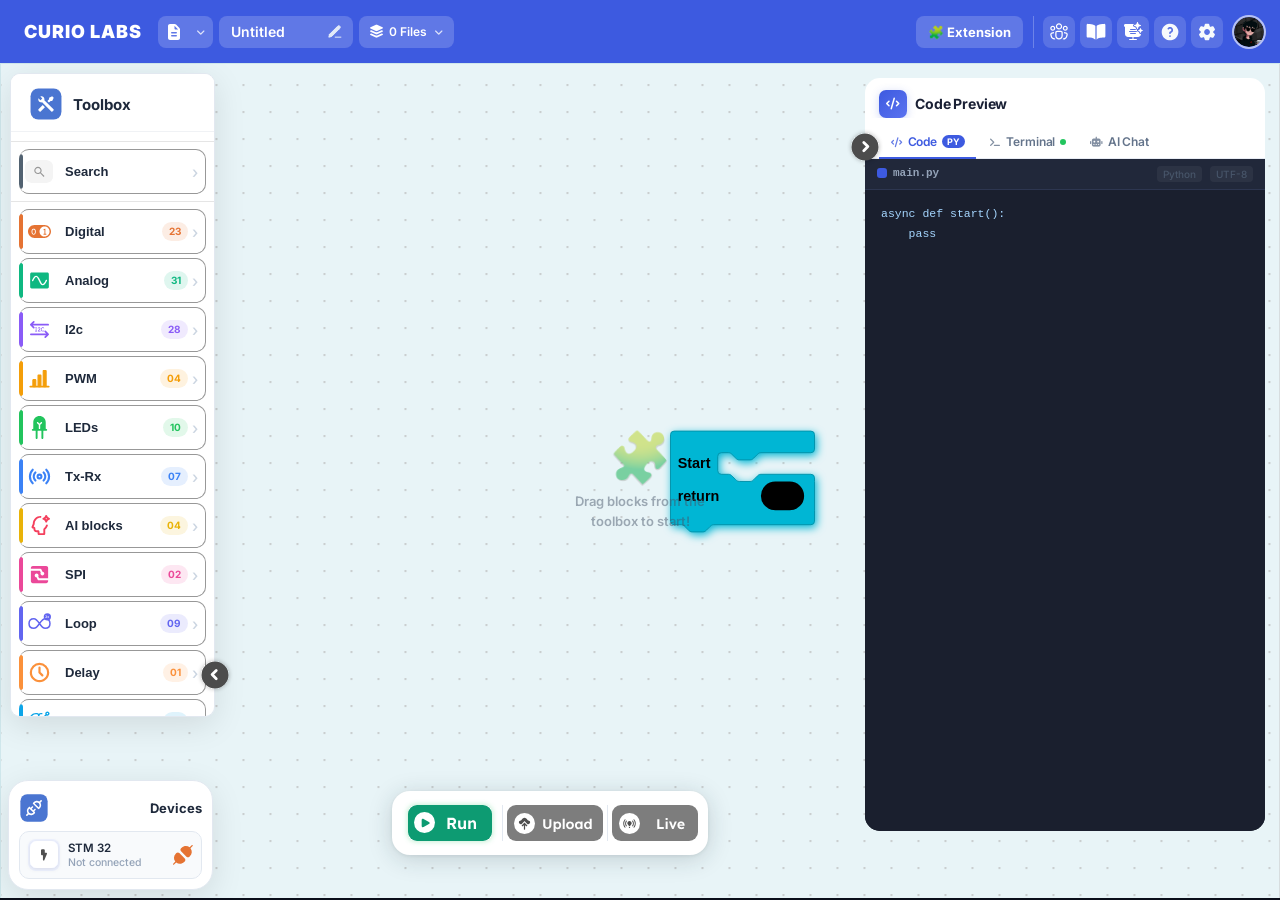
<file: index.html>
<!doctype html>
<html lang="en">

<head>
  <meta charset="utf-8" />
  <meta name="viewport" content="width=device-width, initial-scale=1, maximum-scale=1, viewport-fit=cover" />
  <!-- EARLY height fix for Expo Android WebView.
       window.ReactNativeWebView is injected by the native layer before any page
       JS runs, so this script detects Expo reliably.
       Setting CSS custom properties here means the layout is correct on the
       very first paint — no flash of wrong sizing. -->
  <script>    (function () {
      if (!window.ReactNativeWebView) return;
      var r = document.documentElement;
      // Android WebView does not reliably re-run @media query matching
      // (esp. after the WebView is resized post-first-paint, or on
      // rotation), so every responsive breakpoint in main.css that needs
      // to be trustworthy inside Expo is mirrored here as a JS-computed
      // class instead. window.innerWidth/innerHeight are always accurate,
      // so class toggling is used as the source of truth in place of
      // @media for these rules — see "Fallback for Expo WebView" in
      // main.css for the matching CSS half of each breakpoint below.
      var BREAKPOINTS = [
        ['expo-wv-phone', function (w) { return w <= 640; }],
        ['expo-wv-tablet-sm', function (w) { return w >= 641 && w <= 900; }],
        ['expo-wv-tablet-lg', function (w) { return w >= 901 && w <= 1300; }],
        ['expo-wv-desktop-lg', function (w) { return w >= 1400; }],
        // Phone-only variant: the mobile toolbox/devices-panel/modal CSS
        // fixes key off this class instead of plain .expo-wv, so a tablet
        // running inside the same app keeps the normal (>600px) layout.
        ['expo-wv-mobile', function (w) { return w <= 1000; }],
      ];
      function applyExpoSizing() {
        var h = window.innerHeight, w = window.innerWidth;
        if (h <= 0 || w <= 0) return;
        r.style.setProperty('--expo-h', h + 'px');
        r.style.setProperty('--expo-w', w + 'px');
        r.style.setProperty('--expo-content-h', (h - 63) + 'px');
        r.classList.add('expo-wv');
        for (var i = 0; i < BREAKPOINTS.length; i++) {
          r.classList.toggle(BREAKPOINTS[i][0], BREAKPOINTS[i][1](w));
        }
      }
      applyExpoSizing();
      window.addEventListener('resize', applyExpoSizing);
    })();
  </script>
  <title>rndmfg — Blockly (Python generator)</title>

  <!-- Inter font — preconnect speeds up the DNS lookup -->
  <link rel="preconnect" href="https://fonts.googleapis.com" crossorigin>
  <link rel="stylesheet" href="https://fonts.googleapis.com/css2?family=Inter:wght@400;500;600;700&display=swap"
    media="print" onload="this.media='all'">

  <!-- Font Awesome — loaded non-blocking so it never delays first paint -->
  <link rel="stylesheet" href="offline_libs/font-awesome/css/brands.min.css" media="print" onload="this.media='all'" />
  <link rel="stylesheet" href="offline_libs/font-awesome/css/all.min.css" media="print" onload="this.media='all'" />
  <noscript>
    <link rel="stylesheet" href="offline_libs/font-awesome/css/brands.min.css" />
    <link rel="stylesheet" href="offline_libs/font-awesome/css/all.min.css" />
  </noscript>

  <script src="offline_libs/mqtt.min.js" defer></script>

  <!-- Three.js for 3D Model Viewer Block Popup (served locally) -->
  <script src="offline_libs/three/three.min.js" defer></script>
  <script src="offline_libs/three/GLTFLoader.js" defer></script>
  <script src="offline_libs/three/DRACOLoader.js" defer></script>


  <!-- ═══════════════════════════════════════════════════════════
       Blockly v12.5.1 — loaded locally from offline_libs/blockly/
       Order is critical: core → blocks → generator → messages
       ═══════════════════════════════════════════════════════════ -->
  <script src="offline_libs/blockly/blockly_compressed.js" defer></script>
  <script src="offline_libs/blockly/blocks_compressed.js" defer></script>
  <script src="offline_libs/blockly/python_compressed.js" defer></script>
  <script src="offline_libs/blockly/msg/en.js" defer></script>
  <!-- Blockly.Python alias is set at top of js/main/terminal-state.js after deferred scripts load -->


  <link rel="stylesheet" href="css/main.css?v=7" />
</head>

<body>
  <!-- Water Splash Effect Canvas -->
  <canvas id="waterSplashCanvas"></canvas>
  <div class="app">
    <div class="topbar">

      <!-- LEFT -->
      <div class="topbar-left">

        <!-- 1. CURIO LABS logo → clicks open save/load dropdown -->
        <div class="topbar-logo-wrap">
          <div class="topbar-logo" id="logoBtn">CURIO LABS</div>
          <div class="logo-save-dropdown" id="logoSaveDropdown">
            <div class="dd-label">Program</div>
            <button id="logoNewProject"><i class="fa-solid fa-file-circle-plus"></i> New Project</button>
            <hr>
            <button id="logoSaveProgram"><i class="fa-solid fa-floppy-disk"></i> Save Program</button>
            <button id="logoDownloadXml"><i class="fa-solid fa-download"></i> Download to Computer</button>
            <hr>
            <button id="logoUploadXml"><i class="fa-solid fa-upload"></i> Load from Computer</button>
          </div>
        </div>

        <!-- 2. FILE OPS PILL — new / save / load (right of name input) -->
        <div style="position:relative">
          <button id="fileOpsPillBtn" class="file-ops-pill" title="File Options">
            <img src="./icons/files.svg" alt="Newfiles">
            <i class="fa-solid fa-angle-down" style="font-size:10px;opacity:0.8"></i>
          </button>
          <div id="fileOpsPillDropdown" class="file-ops-dropdown">
            <div class="dd-label">Files</div>
            <hr>
            <button id="menuNewProject" class="file-icons"><img src="./icons/new_file.svg" alt="new_file"></img><span>
                <p class="file-text-main">Create
                  New</P>
                <p class="file-text-sub">Start a new Blocky project</p>
              </span></button>

            <button id="menuDownloadXml" class="file-icons"><img src="./icons/export_file.svg" alt="download">
              <span>
                <p class="file-text-main">Export</P>
                <p class="file-text-sub">Save your Blocky project file</p>
              </span></button>
            <button id="menuUploadXml" class="file-icons"><img src="./icons/import.svg" alt="upload"><span>
                <p class="file-text-main">Import</P>
                <p class="file-text-sub">Upload a saved Blocky project</p>
              </span>
            </button>
          </div>
          <!-- Old fileMenuDropdown alias (kept for any existing refs) -->
          <div id="fileMenuDropdown" class="file-menu-dropdown hidden" style="display:none!important"></div>
        </div>

        <!-- 3. PROJECT NAME PILL — name input + edit icon -->
        <div class="topbar-name-pill">
          <input type="text" id="projectNameInput" value="Untitled" title="Project Name" placeholder="Project Name">
          <img src="./icons/pencil.svg" alt="pencil">
        </div>

        <!-- 4. FILE PILL — opens project switcher dropdown -->
        <div class="file-menu-container" style="position:relative">
          <button id="fileMenuBtn" class="topbar-file-pill" title="Switch Project">
            <i class="fa-solid fa-layer-group" style="font-size:13px"></i>
            <span id="projPillLabel"
              style="font-size:12px;font-weight:600;max-width:70px;overflow:hidden;text-overflow:ellipsis;white-space:nowrap">Projects</span>
            <i class="fa-solid fa-angle-down" style="font-size:10px;opacity:0.8"></i>
          </button>

          <!-- Project switcher dropdown -->
          <div id="projSwitcherDropdown" class="proj-switcher">
            <div class="proj-switcher-header">
              <span id="projCountLabel">Files</span>
              <button class="proj-new-btn" id="projNewFileBtn">
                <i class="fa-solid fa-plus"></i> New File
              </button>
            </div>
            <hr>
            <div class="proj-switcher-list" id="projSwitcherList">
              <!-- tabs injected by JS -->
            </div>
          </div>
        </div>

        <!-- Project tabs (hidden in UI, kept functional for data) -->
        <div class="project-tabs-wrapper" id="projectTabsWrapper" style="display:none;position:absolute;left:-9999px">
          <div class="project-tabs-toggle" id="projectTabsToggle" onclick="toggleProjectDropdown()">
            <i class="fa-solid fa-layer-group"></i>
            <span id="projectTabsCount">Projects</span>
            <span class="ptab-arrow">▼</span>
          </div>
          <div class="project-tabs" id="projectTabs"></div>
        </div>

      </div><!-- /topbar-left -->

      <!-- RIGHT -->
      <div class="topbar-right">

        <!-- Effect selector (hidden, kept functional) -->
        <div class="fx-selector" style="display:none">
          <span class="fx-icon" id="fxIcon">💧</span>
          <select id="fxSelect" title="Block snap effect">
            <option value="water">Water Splash</option>
            <option value="fire">Fire Explosion</option>
            <option value="stars">Star Sparkle</option>
            <option value="bubbles">Bubble Pop</option>
            <option value="electric">Electric Shock</option>
            <option value="hearts">Love Hearts</option>
            <option value="rainbow">Rainbow Burst</option>
            <option value="fairy">Fairy Dust</option>
          </select>
        </div>

        <!-- Utility icon-buttons -->
        <div class="topbar-util-btns">
          <!-- Bluetooth pill (temporary in topbar) -->
          <!-- <button class="topbar-bt-pill" id="topbarBtBtn" onclick="openBT()" title="Bluetooth">
            <i class="fa-brands fa-bluetooth-b"></i>
            <span id="bt-text-topbar">Bluetooth</span>
          </button> -->
          <!-- Extension pill (tempoary in topbar) -->
          <button class="topbar-ai-train-pill" id="topbarBoardBtn" onclick="openBoardScreen()" title="Extension">
            🧩 Extension
          </button>
          <!-- <button class="btn-circle back" id="btnConnect" title="Connect Board"><i
              class="fa-solid fa-plug"></i></button>
          <button class="btn-circle back" id="btnBluetooth" title="Bluetooth Boot"><i
              class="fa-brands fa-bluetooth-b"></i></button> -->
          <!-- btnLiveMode kept hidden for JS compatibility, triggered via bottom bar -->
          <button class="btn-circle live-mode-btn" id="btnLiveMode" title="Live Mode OFF" aria-label="Toggle Live Mode"
            style="display:none;">&#x26A1;</button>
        </div>

        <!-- Nav buttons -->
        <button class="nav-btn" title="Community" onclick="window.location.href='community.html'"><img
            src="./icons/community.svg" alt="Community" />Community</button>
        <button class="nav-btn" title="User Guide"><img src="./icons/user_guide.svg" alt="User Guide" />User
          Guide</button>
        <button class="nav-btn" title="Example Programs"><img src="./icons/Example_program.svg"
            alt="Example Programs" />Example Programs</button>
        <button class="nav-btn" title="Help"><img src="./icons/help.svg" alt="Help" /> Help</button>
        <button class="nav-btn" id="setting" title="Settings"><img src="./icons/setting.svg" alt="Settings">
          Settings</button>

        <!-- Avatar -->
        <div class="topbar-avatar" title="Profile">
          <img src="./assets/img/ben10.jpeg" alt="Avatar">
        </div>

      </div><!-- /topbar-right -->

    </div><!-- /topbar -->

    <!-- Live mode indicator (hidden, kept for JS compatibility) -->
    <div id="liveModeIndicator" style="display:none;position:absolute;left:-9999px;">
      <span id="livePulseDot"></span>
      <span id="liveLedDot"></span>
      <span>LIVE</span>
    </div>
    <!-- Hidden legacy buttons kept for JS compatibility -->
    <button id="playmode" style="display:none"></button>
    <button id="upload" style="display:none"></button>
    <button id="stop" style="display:none"></button>
    <button id="soft_reset" style="display:none"></button>
    <button id="hard_reset" style="display:none"></button>
    <div id="bt-status-pill" style="display:none"></div>
    <span id="bt-text" style="display:none"></span>

    <section class="main" style="position:relative;">

      <!-- ── BOTTOM ACTION BAR — outside workspace so it's never clipped ── -->
      <div class="bottom-action-bar" id="bottomActionBar">
        <!-- Run (shown when idle) -->
        <button class="action-btn-svg" id="btnRun" title="Run program">
          <img src="icons/play.svg" alt="Run" />
        </button>
        <!-- Stop (shown when running) -->
        <button class="action-btn-svg" id="btnStop" title="Stop program" style="display:none;">
          <img src="icons/stop.svg" alt="Stop" />
        </button>

        <div class="ab-divider"></div>

        <!-- Upload -->
        <button class="action-btn-svg" id="btnUpload" title="Upload to device">
          <img id="imgUpload" src="icons/upload.svg" alt="Upload" />
        </button>

        <div class="ab-divider"></div>

        <!-- Live -->
        <button class="action-btn-svg" id="btnLive" title="Live mode">
          <img id="imgLive" src="icons/live-on.svg" alt="Live" />
        </button>
      </div>
      <!-- Floating Search Box — outside .workspace to avoid overflow:hidden clip -->
      <div id="flyoutSearchContainer" class="flyout-search hidden">
        <i class="fa-solid fa-magnifying-glass search-icon"></i>
        <input type="text" id="flyoutSearchInput" placeholder="Search blocks..." autocomplete="off">
        <button id="flyoutSearchClear" class="flyout-search-clear" style="display:none;"><i
            class="fa-solid fa-xmark"></i></button>
      </div>

      <!-- Search Empty State — covers flyout when search is open but no query typed -->
      <div id="searchEmptyState" class="search-empty-state hidden">
        <img src="icons/search_fayout.svg" alt="" class="search-empty-img" />
        <p class="search-empty-title">Search blocks</p>
        <p class="search-empty-sub">What block are you looking for?</p>
      </div>

      <!-- No Results State — shown when search query returns zero blocks -->
      <div id="searchNoResults" class="search-empty-state hidden">
        <img src="icons/no_search_block.svg" alt="" class="search-empty-img" />
        <p class="search-no-results-title">No blocks found</p>
        <p class="search-empty-sub">Try searching for another block</p>
      </div>
      <div class="workspace">
        <div id="blocklyDiv"></div>

        <!-- ══ DEVICES PANEL ══ -->
        <div id="devices-panel">

          <!-- Header: plug icon · Devices label · + button -->
          <div class="dp-header">
            <div class="dp-hd-icon">
              <img src="./icons/plug.svg" alt="" />
            </div>
            <span class="dp-hd-label">Devices</span>
          </div>

          <!-- Device cards -->
          <div class="dp-list">

            <!-- USB / STM32 -->
            <div class="dp-card" id="dp-card-usb" onclick="dpOpenAddModal()">
              <div class="dp-thumb dp-thumb-usb">
                <img src="./icons/turbo_mode.svg" alt="connected">
              </div>
              <div class="dp-info">
                <div class="dp-name">STM 32</div>
                <div class="dp-status" id="dp-usb-status">Not connected</div>
              </div>
              <img class="dp-state-icon" id="dp-usb-icon" src="./icons/unplug.svg" alt="disconnected" />
            </div>

          </div>
        </div>
        <!-- ══ /DEVICES PANEL ══ -->
        <div id="liveTerminal">
          <div class="lt-header">
            <span class="lt-title">⚡LIVE TERMINAL</span>
            <div class="lt-hcontrols">
              <select id="ltPollRate" title="Sensor poll interval">
                <option value="300">0.3 s</option>
                <option value="500" selected>0.5 s</option>
                <option value="1000">1 s</option>
                <option value="2000">2 s</option>
              </select>
              <button class="lt-hbtn" id="ltPauseBtn" onclick="LiveModeEngine.Terminal.togglePause()">⏸ Pause</button>
              <button class="lt-hbtn" onclick="LiveModeEngine.Terminal.clear()">✕ Clear</button>
            </div>
          </div>
          <div id="ltBody">
            <div class="lt-empty">Enable Live Mode (⚡) to see real-time data here</div>
          </div>
        </div>
      </div>
      <button id="showCode" title="Toggle Code Panel"><img src="./icons/slider.svg" alt=""></button>
      <div id="codePanel" class="code">

        <!-- ══ PREMIUM CODE PANEL — 3 TABS ══ -->

        <!-- Panel Header -->
        <div class="cp-panel-header">
          <div class="cp-panel-title-row">
            <div class="cp-panel-icon">
              <i class="fa-solid fa-code"></i>
            </div>
            <span class="cp-panel-name">Code Preview</span>
          </div>

        </div>

        <!-- Tab Bar -->
        <div class="cp-tab-bar">
          <button class="cp-tab active" id="tab-code" onclick="switchCPTab('code')">
            <span class="tab-icon"><i class="fa-solid fa-code"></i></span>
            Code
            <span class="tab-badge">PY</span>
          </button>
          <button class="cp-tab" id="tab-terminal" onclick="switchCPTab('terminal')">
            <span class="tab-icon"><i class="fa-solid fa-terminal"></i></span>
            Terminal
            <span class="tab-live-dot"></span>
          </button>
          <button class="cp-tab" id="tab-ai" onclick="switchCPTab('ai')">
            <span class="tab-icon"><i class="fa-solid fa-robot"></i></span>
            AI Chat
          </button>
        </div>

        <!-- Tab Content -->
        <div class="cp-tab-content">

          <!-- ─── PANE 1: Python Code ─── -->
          <div class="cp-pane active" id="pane-code">
            <!-- File meta bar -->
            <div class="cp-code-file-bar">
              <div class="cp-code-filename">
                <span class="file-dot"></span>
                main.py
              </div>
              <div class="cp-code-meta">
                <span>Python</span>
                <span>UTF-8</span>
              </div>
            </div>
            <!-- Code output -->
            <pre id="pyOut"># drag &amp; drop blocks to generate Python…</pre>
          </div>

          <!-- ─── PANE 2: Terminal ─── -->
          <div class="cp-pane" id="pane-terminal">
            <div class="term-card-container">

              <!-- SENSORS CARD -->
              <div class="term-card card-sensors">
                <div class="term-card-header">Sensors</div>
                <div class="term-card-body" id="term-sensors-body">
                  <div class="term-empty-state">
                    <div class="term-empty-icon"><i class="fa-solid fa-wifi"></i></div>
                    <div class="term-empty-text">No Sensor added</div>
                  </div>
                </div>
              </div>

              <!-- VARIABLES CARD -->
              <div class="term-card card-variables">
                <div class="term-card-header">Variables</div>
                <div class="term-card-body" id="term-variables-body">
                  <div class="term-empty-state">
                    <div class="term-empty-icon"><span>{x}</span></div>
                    <div class="term-empty-text">No Variable added</div>
                  </div>
                </div>
              </div>

              <!-- OUTPUT CARD -->
              <div class="term-card card-output">
                <div class="term-card-header">
                  <span>OUTPUT</span>
                  <button class="term-clear-btn" onclick="rdClear()">✕ Clear</button>
                </div>
                <div class="term-card-body">
                  <div class="rd-wrapper">
                    <div id="responseDisplay"></div>
                  </div>
                </div>
              </div>

            </div>
          </div>


          <!-- ─── PANE 3: AI Chat ─── -->
          <div class="cp-pane" id="pane-ai">
            <!-- AI Header -->
            <div class="cp-ai-header">
              <div class="cp-ai-brand">
                <div class="cp-ai-brand-icon"><i class="fa-solid fa-robot"></i></div>
                ✦ CURIO AI
              </div>
              <div class="cp-ai-header-actions" style="display: flex; gap: 8px; align-items: center;">
                <button class="cp-ai-key-btn" id="cpAiKeyBtn" onclick="toggleApiKeyPanel()"
                  title="Configure OpenRouter API Key"
                  style="background:none; border:none; color:#3D5AE0; cursor:pointer; opacity:0.8; font-size:12px; display:flex; align-items:center; justify-content:center; width:26px; height:26px; border-radius:7px; border:1px solid #DDE1F5; background:#F1F4FF; transition:all 0.15s;">
                  <i class="fa-solid fa-key"></i>
                </button>
                <button class="cp-ai-new-btn" onclick="cpAiClearChat()">
                  <i class="fa-solid fa-plus" style="font-size:8px"></i> New chat
                </button>
              </div>
            </div>
            <!-- API Key Slide-Down Panel -->
            <div class="cp-ai-apikey-panel" id="cpAiApiKeyPanel" style="flex-direction: column; gap: 8px;">
              <div style="display: flex; justify-content: space-between; align-items: center;">
                <span style="font-size: 11px; font-weight: 700; color: #475569; letter-spacing: 0.05em;">OPENROUTER API
                  KEY</span>
                <a href="https://openrouter.ai/keys" target="_blank"
                  style="font-size: 10px; font-weight: 600; color: #3D5AE0; text-decoration: none; display: flex; align-items: center; gap: 3px;">
                  Get Key <i class="fa-solid fa-arrow-up-right-from-square" style="font-size: 8px;"></i>
                </a>
              </div>
              <div style="display: flex; gap: 6px;">
                <input type="password" id="cpAiApiKeyInput" placeholder="Paste OpenRouter API key (sk-or-...)"
                  style="flex: 1; background: #fff; border: 1.5px solid #E8ECF4; border-radius: 8px; padding: 6px 10px; font-size: 11px; outline: none; transition: border-color 0.15s;"
                  onkeydown="if(event.key==='Enter')saveApiKey()" />
                <button onclick="saveApiKey()"
                  style="background: #3D5AE0; color: #fff; border: none; border-radius: 8px; padding: 6px 12px; font-size: 11px; font-weight: 600; cursor: pointer; transition: all 0.15s;">
                  Save
                </button>
              </div>
              <div id="cpAiKeyStatus" style="font-size: 9.5px; font-weight: 500; color: #64748b; margin-top: -2px;">
              </div>
              <div style="display: flex; flex-direction: column; gap: 4px; margin-top: 4px;">
                <span style="font-size: 11px; font-weight: 700; color: #475569; letter-spacing: 0.05em;">AI MODEL</span>
                <select id="cpAiModelSelect" onchange="saveAiModel()"
                  style="width: 100%; background: #fff; border: 1.5px solid #E8ECF4; border-radius: 8px; padding: 6px 10px; font-size: 11px; outline: none; cursor: pointer; color: #334155; font-weight: 500;">
                  <optgroup label="── Free Models ──" style="font-weight:700; color:#22c55e;">
                    <option value="nex-agi/nex-n2-pro:free" selected>Nex-N2-Pro (Free)</option>
                    <option value="google/gemma-2-9b-it:free">Gemma 2 9B (Free)</option>
                    <option value="openrouter/free">Auto Free Router</option>
                  </optgroup>
                  <optgroup label="── Paid Models ──" style="font-weight:700; color:#f59e0b;">
                    <option value="qwen/qwen-2.5-coder-32b-instruct">Qwen 2.5 Coder 32B (Paid)</option>
                    <option value="google/gemini-3.5-flash">Gemini 3.5 Flash (Paid - Cheap/Fast)</option>
                    <option value="google/gemini-3.1-pro">Gemini 3.1 Pro (Paid - Reasoning)</option>
                  </optgroup>
                </select>
              </div>
            </div>
            <!-- Messages -->
            <div class="cp-ai-messages" id="cpAiMessages">
              <div class="ai-msg-bot">
                <div class="ai-msg-avatar"><i class="fa-solid fa-robot"></i></div>
                <div class="ai-msg-bubble">
                  Hi! I'm Curio, your coding buddy. Ask me about your blocks, the code, or anything in the terminal —
                  I'll explain it the easy way.
                </div>
              </div>
            </div>
            <!-- Quick reply chips -->
            <div class="cp-ai-chips" id="cpAiChips">
              <button class="ai-chip" onclick="cpAiQuickSend('Explain this code')">Explain this code</button>
              <button class="ai-chip" onclick="cpAiQuickSend('Why is the if block False?')">Why is the if block
                False?</button>
              <button class="ai-chip" onclick="cpAiQuickSend('How do I fix the error?')">How do I fix error?</button>
            </div>
            <!-- Input row -->
            <div class="cp-ai-input-row">
              <input class="cp-ai-input" id="cpAiInputField" type="text" placeholder="Ask about your code…"
                onkeydown="if(event.key==='Enter')cpAiSend()" />
              <button class="cp-ai-send-btn" onclick="cpAiSend()" title="Send">
                <i class="fa-solid fa-paper-plane"></i>
              </button>
            </div>
          </div>

        </div>

        <!-- Hidden legacy cards for JS compatibility -->
        <div id="cp-card" style="display:none">
          <div id="cp-header"></div>
          <div class="cp-divider"></div>
        </div>
        <div id="terminal-card" style="display:none">
          <div id="terminal-header"></div>
          <div class="term-divider"></div>
        </div>

      </div>
    </section>

    <!-- //setting slide bar -->
    <div class="setting-slide" id="slide-setting">
      <div class="setting-head">
        <div class="setting-title">
          <img src="./icons/setting_inner.svg" alt="setting_icon">
          <p>Settings</p>
        </div>
        <img src="./icons/close.svg" alt="close_icon" id="close">
      </div>

      <div class="setting-body">
        <div class="setting-element">
          <div class=setting-element-img>
            <img src="./icons/dark_mode.svg" alt="darkmode">
            <p>Dark Mode</p>
          </div>


          <div class="checkbox-wrapper-34">
            <input class='tgl tgl-ios' id='toggle-35' type='checkbox'>
            <label class='tgl-btn' for='toggle-35'></label>
          </div>

        </div>
        <div class="setting-element">
          <div class=setting-element-img>
            <img src="./icons/full_screen.svg" alt="full_screen">
            <p>Full Screen</p>
          </div>

          <div class="checkbox-wrapper-34">
            <input class='tgl tgl-ios' id='toggle-36' type='checkbox'>
            <label class='tgl-btn' for='toggle-36'></label>
          </div>
        </div>
        <div class="setting-element">
          <div class=setting-element-img>
            <img src="./icons/turbo_mode.svg" alt="turbo_mode">
            <p>Stage Turbo Mode</p>
          </div>

          <div class="checkbox-wrapper-34">
            <input class='tgl tgl-ios' id='toggle-37' type='checkbox'>
            <label class='tgl-btn' for='toggle-37'></label>
          </div>
        </div>
        <div class="setting-element">
          <div class=setting-element-img>
            <img src="./icons/hide.svg" alt="hide">
            <p>Hide Stage</p>
          </div>

          <div class="checkbox-wrapper-34">
            <input class='tgl tgl-ios' id='toggle-38' type='checkbox'>
            <label class='tgl-btn' for='toggle-38'></label>
          </div>
        </div>
        <div class="setting-element">
          <div class=setting-element-img>
            <img src="./icons/workspace_grid.svg" alt="workspace_grid">
            <p>Workspace grid snap</p>
          </div>

          <div class="checkbox-wrapper-34">
            <input class='tgl tgl-ios' id='toggle-39' type='checkbox'>
            <label class='tgl-btn' for='toggle-39'></label>
          </div>
        </div>

      </div>

      <div class="setting-body-2">
        <div class="setting-element">
          <button class="btn-circle save" id="btnSave" title="Save"><i class="fa-solid fa-download"></i></button>

          <button class="btn-circle unlink" id="btnDisconnect" title="Disconnect"><i
              class="fa-solid fa-xmark"></i></button>

        </div>
        <div class="setting-element">
          <button class="btn-circle cwl" id="btnboot" title="save board"><i
              class="fa-solid fa-cloud-arrow-up"></i></button>
          <button class="btn-circle fwd" id="btnLoad" title="Load"><i class="fa-brands fa-openid"></i></button>
        </div>
        <div class="setting-element">
          <button class="btn-circle back" id="btnClear" title="Clear"><i class="fa-solid fa-broom"></i></button>

          <button class="btn-circle undo" id="btnUndo" title="Undo"><i class="fa-solid fa-rotate-left"></i></button>
          <button class="btn-circle redo" id="btnRedo" title="Redo"><i class="fa-solid fa-rotate-right"></i></button>
        </div>
      </div>

    </div>
  </div>

  <!-- ═══════════════════════════════════════════════════════════════
       BLOCKLY v12 DYNAMIC TOOLBOX — JS config object
       Dynamic categories: ⭐ RECENT_BLOCKS  ❤️ FAVORITE_BLOCKS  SEARCH_CATEGORY
       Every category has a unique id so getToolboxItemById() works.
       ═══════════════════════════════════════════════════════════════ -->
  <script src="js/main/toolbox-config.js?v=7" defer></script>

  <!-- Toolbox XML kept as data source for search index -->
  <!-- Toolbox XML kept as data source for search index -->
  <xml id="toolbox" style="display:none">
    <category name="Search" custom="SEARCH_CATEGORY" colour="#526271" id="cat_search"></category>

    <!-- ══ SENSORS ══ -->
    <category name="📡 Sensors" colour="#E67E22" id="cat_sensors">
      <category name="🌡️ Environmental" colour="#E59866" id="cat_environmental">
        <block type="tep_ana"></block>
        <block type="ana_temp"></block>
        <block type="din_temp"></block>
        <block type="temp_sensor"></block>
        <block type="sen_temp"></block>
        <block type="IR-Temp"></block>
        <block type="ir_temp"></block>
        <block type="temp2-sensor"></block>
        <block type="humidity"></block>
        <block type="soil_moisture"></block>
        <block type="dust"></block>
        <block type="Air_quality_sensor"></block>
        <block type="water_sensor"></block>
        <block type="water-turbidity-sensor"></block>
        <block type="TDS_Water_sensor"></block>
        <block type="pressure"></block>
      </category>
      <category name="🏃 Motion &amp; Position" colour="#DC7633" id="cat_motion">
        <block type="din_motion"></block>
        <block type="din_proximity"></block>
        <block type="din_tilt"></block>
        <block type="din_ultra"></block>
        <block type="din_ultra_range"></block>
        <block type="sen_ultrasonic"></block>
        <block type="accelerometer_sensor"></block>
        <block type="accelerometer"></block>
        <block type="compass"></block>
        <block type="mag_encoder"></block>
        <block type="gusture"></block>
        <block type="flex-sensor"></block>
        <block type="shock_sensor"></block>
        <block type="vibration-switch-sensor"></block>
        <block type="joystick_move"></block>
      </category>
      <category name="💡 Light &amp; Color" colour="#F39C12" id="cat_light">
        <block type="ldr"></block>
        <block type="din_ir"></block>
        <block type="ir_sen"></block>
        <block type="colour_sen"></block>
        <block type="ambient-sen"></block>
        <block type="uv_sensor"></block>
        <block type="light_freq"></block>
        <block type="magnetic_sensor"></block>
      </category>
      <category name="❤️ Biometric &amp; Safety" colour="#E74C3C" id="cat_biometric">
        <block type="heart_beat"></block>
        <block type="ecg"></block>
        <block type="max"></block>
        <block type="din_flame"></block>
        <block type="din_door"></block>
        <block type="din_sound"></block>
        <block type="din_button"></block>
        <block type="touch_sensor"></block>
        <block type="finger_print_enroll"></block>
        <block type="finger_print_match"></block>
      </category>
      <category name="⚡ Electrical" colour="#D35400" id="cat_electrical">
        <block type="Current-sensor"></block>
        <block type="voltage_sensor"></block>
        <block type="load_cell"></block>
        <block type="flexi_force_sensor"></block>
        <block type="piezo_sensor"></block>
      </category>
      <category name="🔬 Specialised" colour="#BA4A00" id="cat_specialised">
        <block type="rtc_sensor"></block>
        <block type="rfid"></block>
        <block type="nfc_reader"></block>
        <block type="rc_sensor"></block>
        <block type="xray_sensor"></block>
        <block type="tem_sensor"></block>
        <block type="sensor"></block>
        <block type="ceprom"></block>
      </category>
    </category>

    <!-- ══ ACTUATORS ══ -->
    <category name="⚙️ Actuators" colour="#2E86C1" id="cat_actuators">
      <category name="🔄 Motors" colour="#2874A6" id="cat_motors">
        <block type="do_dc_motor"></block>
        <block type="do_dc_motor2"></block>
        <block type="steper"></block>
        <block type="mini_motor"></block>
        <block type="remote_motor"></block>
        <block type="water_motor"></block>
        <block type="tank_motor"></block>
        <block type="motor_driver"></block>
        <block type="waterpump"></block>
        <block type="minifan"></block>
      </category>
      <category name="🦾 Servo" colour="#1A5276" id="cat_servo">
        <block type="do_servo"></block>
      </category>
      <category name="🔌 Relay &amp; Switch" colour="#154360" id="cat_relay">
        <block type="relay"></block>
        <block type="solinoid"></block>
        <block type="animo"></block>
        <block type="port_on"></block>
        <block type="port_off"></block>
        <block type="do_onoff"></block>
      </category>
    </category>

    <!-- ══ DISPLAY & LIGHTS ══ -->
    <category name="💡 Display &amp; Lights" colour="#F39C12" id="cat_display">
      <category name="🔦 LEDs" colour="#F8C471" id="cat_leds">
        <block type="do_led"></block>
        <block type="do_led_param"></block>
        <block type="red_led"></block>
        <block type="yellow_led"></block>
        <block type="green_led"></block>
      </category>
      <category name="🌈 RGB" colour="#E59866" id="cat_rgb">
        <block type="rgb_display"></block>
        <block type="rgb_led_display"></block>
        <block type="rgb_component"></block>
      </category>
      <category name="🖥️ Screen" colour="#D4AC0D" id="cat_screen">
        <block type="LCD"></block>
        <block type="LCD_print"></block>
        <block type="text_speech"></block>
      </category>
    </category>

    <!-- ══ INPUT DEVICES ══ -->
    <category name="🔊 Input Devices" colour="#27AE60" id="cat_input">
      <block type="din_button"></block>
      <block type="keypad"></block>
      <block type="touch_sensor"></block>
      <block type="joystick_move"></block>
      <block type="buzzer"></block>
      <block type="buzzer_component"></block>
    </category>

    <!-- ══ COMMUNICATION ══ -->
    <category name="📶 Communication" colour="#8E44AD" id="cat_comm">
      <category name="📡 Wireless" colour="#7D3C98" id="cat_wireless">
        <block type="bt_send"></block>
      </category>
      <category name="🪪 Identification" colour="#6C3483" id="cat_identification">
        <block type="rfid"></block>
        <block type="nfc_reader"></block>
        <block type="rfc"></block>
        <block type="finger_print_enroll"></block>
        <block type="finger_print_match"></block>
      </category>
    </category>

    <sep></sep>

    <!-- ══ CONTROL FLOW ══ -->
    <category name="🔁 Control Flow" colour="#E74C3C" id="cat_control">
      <category name="🧠 Logic" colour="#C0392B" id="cat_logic">
        <block type="start"></block>
        <block type="din_if_else"></block>
        <block type="custom_if_then"></block>
        <block type="any_input_block"></block>
        <block type="system_status"></block>
        <block type="logic_boolean">
          <field name="BOOL">TRUE</field>
        </block>
        <block type="logic_operation">
          <field name="OP">AND</field>
        </block>
        <block type="logical_comparison"></block>
        <block type="compare"></block>
        <block type="logic_compare">
          <field name="OP">EQ</field>
          <value name="A">
            <shadow type="math_number">
              <field name="NUM">10</field>
            </shadow>
          </value>
          <value name="B">
            <shadow type="math_number">
              <field name="NUM">5</field>
            </shadow>
          </value>
        </block>
        <block type="controls_if">
          <value name="IF0">
            <shadow type="logic_boolean">
              <field name="BOOL">TRUE</field>
            </shadow>
          </value>
        </block>
      </category>
      <category name="🔄 Loops" colour="#E74C3C" id="cat_loops">
        <block type="lp_while"></block>
        <block type="lp_start"></block>
        <block type="lp_repeat_count"></block>
        <block type="lp_label"></block>
        <block type="lp_break"></block>
        <block type="loop_end"></block>
        <block type="controls_repeat_ext">
          <value name="TIMES">
            <shadow type="math_number">
              <field name="NUM">5</field>
            </shadow>
          </value>
        </block>
        <block type="controls_for">
          <field name="VAR">i</field>
          <value name="FROM">
            <shadow type="math_number">
              <field name="NUM">0</field>
            </shadow>
          </value>
          <value name="TO">
            <shadow type="math_number">
              <field name="NUM">10</field>
            </shadow>
          </value>
        </block>
      </category>
      <category name="⏱️ Delay &amp; Timing" colour="#C0392B" id="cat_delay">
        <block type="ctl_delay"></block>
      </category>
    </category>

    <!-- ══ DATA ══ -->
    <category name="📊 Data" colour="#1ABC9C" id="cat_data">
      <category name="🔢 Math" colour="#17A589" id="cat_math">
        <block type="math_number">
          <field name="NUM">0</field>
        </block>
        <block type="math_arithmetic">
          <field name="OP">ADD</field>
          <value name="A">
            <shadow type="math_number">
              <field name="NUM">1</field>
            </shadow>
          </value>
          <value name="B">
            <shadow type="math_number">
              <field name="NUM">2</field>
            </shadow>
          </value>
        </block>
        <block type="math_random_int">
          <value name="FROM">
            <shadow type="math_number">
              <field name="NUM">1</field>
            </shadow>
          </value>
          <value name="TO">
            <shadow type="math_number">
              <field name="NUM">100</field>
            </shadow>
          </value>
        </block>
      </category>
      <category name="🔤 Text" colour="#148F77" id="cat_text">
        <block type="text">
          <field name="TEXT">Hello</field>
        </block>
        <block type="text_join">
          <value name="ADD0">
            <shadow type="text">
              <field name="TEXT">Hello</field>
            </shadow>
          </value>
          <value name="ADD1">
            <shadow type="text">
              <field name="TEXT">World</field>
            </shadow>
          </value>
        </block>
        <block type="text_length">
          <value name="VALUE">
            <shadow type="text">
              <field name="TEXT">Blockly</field>
            </shadow>
          </value>
        </block>
      </category>
      <category name="📦 Variables" custom="VARIABLE" colour="#0E6655" id="cat_variables"></category>
      <category name="📋 Lists" custom="LIST" colour="#0A3D62" id="cat_lists"></category>
    </category>

    <category name="🔧 Functions" custom="PROCEDURE" colour="#FF1493" id="cat_functions"></category>

    <sep></sep>

    <!-- ══ VISUALISATION ══ -->

    <category name="🌐 3D Simulations" colour="#4F46E5" id="cat_3d">
      <block type="three_d_model"></block>
      <block type="speedo_3d"></block>
      <block type="sim_solar"></block>
      <block type="sim_pendulum"></block>
      <block type="sim_particles"></block>
      <block type="sim_dna"></block>
      <block type="sim_gears"></block>
      <block type="sim_wave"></block>
      <block type="sim_bouncing"></block>
      <block type="sim_windmill"></block>
      <block type="sim_atom"></block>
      <block type="sim_globe"></block>
    </category>

    <sep></sep>

    <category name="default block" colour="#9ACD32">
      <block type="math_number">
        <field name="NUM">0</field>
      </block>
      <block type="math_number">
        <field name="NUM">0</field>
      </block>

      <block type="math_arithmetic">
        <field name="OP">ADD</field>
        <value name="A">
          <block type="math_number">
            <field name="NUM">1</field>
          </block>
        </value>
        <value name="B">
          <block type="math_number">
            <field name="NUM">2</field>
          </block>
        </value>
      </block>

      <block type="math_random_int">
        <value name="FROM">
          <block type="math_number">
            <field name="NUM">1</field>
          </block>
        </value>
        <value name="TO">
          <block type="math_number">
            <field name="NUM">100</field>
          </block>
        </value>
      </block>

      <block type="text">
        <field name="TEXT">Hello</field>
      </block>

      <block type="text_join">
        <value name="ADD0">
          <block type="text">
            <field name="TEXT">Hello</field>
          </block>
        </value>
        <value name="ADD1">
          <block type="text">
            <field name="TEXT">World</field>
          </block>
        </value>
      </block>

      <block type="text_length">
        <value name="VALUE">
          <block type="text">
            <field name="TEXT">Blockly</field>
          </block>
        </value>
      </block>

      <block type="variables_set">
        <field name="VAR">item</field>
        <value name="VALUE">
          <block type="math_number">
            <field name="NUM">10</field>
          </block>
        </value>
      </block>

      <block type="variables_get">
        <field name="VAR">item</field>
      </block>

      <block type="variables_set">
        <field name="VAR">counter</field>
        <value name="VALUE">
          <block type="math_number">
            <field name="NUM">0</field>
          </block>
        </value>
      </block>

      <block type="controls_if">
        <value name="IF0">
          <block type="logic_boolean">
            <field name="BOOL">TRUE</field>
          </block>
        </value>
        <statement name="DO0">
          <block type="math_number">
            <field name="NUM">10</field>
          </block>
        </statement>
      </block>

      <block type="controls_repeat_ext">
        <value name="TIMES">
          <block type="math_number">
            <field name="NUM">5</field>
          </block>
        </value>
        <statement name="DO">
          <block type="math_number">
            <field name="NUM">1</field>
          </block>
        </statement>
      </block>

      <block type="controls_for">
        <field name="VAR">i</field>
        <value name="FROM">
          <block type="math_number">
            <field name="NUM">0</field>
          </block>
        </value>
        <value name="TO">
          <block type="math_number">
            <field name="NUM">10</field>
          </block>
        </value>
        <statement name="DO">
          <block type="math_number">
            <field name="NUM">i</field>
          </block>
        </statement>
      </block>

      <block type="logic_boolean">
        <field name="BOOL">TRUE</field>
      </block>

      <block type="logic_compare">
        <field name="OP">EQ</field>
        <value name="A">
          <block type="math_number">
            <field name="NUM">10</field>
          </block>
        </value>
        <value name="B">
          <block type="math_number">
            <field name="NUM">5</field>
          </block>
        </value>
      </block>

      <block type="logic_operation">
        <field name="OP">AND</field>
        <value name="A">
          <block type="logic_boolean">
            <field name="BOOL">TRUE</field>
          </block>
        </value>
        <value name="B">
          <block type="logic_boolean">
            <field name="BOOL">FALSE</field>
          </block>
        </value>
      </block>

      <block type="procedures_defnoreturn">
        <field name="NAME">doSomething</field>
        <statement name="STACK">
          <block type="math_number">
            <field name="NUM">5</field>
          </block>
        </statement>
      </block>

      <block type="procedures_callnoreturn">
        <field name="NAME">doSomething</field>
      </block>
    </category>

    <!-- A.I. Vision — same id as JSON toolbox; contents injected on Deploy from Training -->
    <category name="A.I. Vision" colour="#f54254" id="cat_ai_blocks">
      <block type="ai_block"></block>
      <block type="ai_output"></block>
      <block type="object_de"></block>
      <block type="object_out"></block>
    </category>
  </xml>

  <!-- Port selection modal -->
  <div id="portSelectionModal">
    <div class="box">
      <h3>Digital Pins</h3>
      <div class="box1">
        <div class="row"><label><input type="checkbox" id="portD3"> P1</label></div>
        <div class="row"><label><input type="checkbox" id="portD4"> P2</label></div>
        <div class="row"><label><input type="checkbox" id="portD5"> P3</label></div>
        <div class="row"><label><input type="checkbox" id="portD6"> P4</label></div>
        <div class="row"><label><input type="checkbox" id="portD7"> P5</label></div>

      </div>
      <div class="box2">
        <div class="row"><label><input type="checkbox" id="portE0"> P6</label></div>
        <div class="row"><label><input type="checkbox" id="portE1"> P7</label></div>
        <div class="row"><label><input type="checkbox" id="portG3"> P8</label></div>
        <div class="row"><label><input type="checkbox" id="portG0"> P9</label></div>
        <div class="row"><label><input type="checkbox" id="portG1"> P10</label></div>
        <div class="row"><label><input type="checkbox" id="portG2"> P11</label></div>
      </div>
      <div style="display:flex;gap:8px;justify-content:flex-end;margin-top:12px">
        <button onclick="savePortSelection()">Save</button>
        <button onclick="closePortModal()">Cancel</button>
      </div>
    </div>
  </div>

  <!-- Servo selection modal -->
  <div id="servoSelectionModal"
    style="display:none;position:fixed;inset:0;z-index:4200;background:rgba(0,0,0,0.5);justify-content:center;align-items:center;">
    <div class="box-servo-popup">
      <h3>Servo Configuration</h3>
      <div
        style="display:flex;flex-direction:row;width:100%;gap:20px;justify-content:space-around;align-items:flex-start;">
        <div style="flex:0.8;border-right:2px solid #eee;padding-right:20px;">
          <h4 style="text-align:center;">Select Ports</h4>
          <div class="box1 motor-box1">
            <div class="motor-box1-p1">
              <div class="row checkbox-wrapper-8"><input class="tgl tgl-skewed" type="checkbox" name="servoPort"
                  id="s_E11" value="E11"><label class="tgl-btn" data-tg-off="E11" data-tg-on="E11 ON"
                  for="s_E11"></label></div>
              <div class="row checkbox-wrapper-8"><input class="tgl tgl-skewed" type="checkbox" name="servoPort"
                  id="s_E12" value="E12"><label class="tgl-btn" data-tg-off="E12" data-tg-on="E12 ON"
                  for="s_E12"></label></div>
              <div class="row checkbox-wrapper-8"><input class="tgl tgl-skewed" type="checkbox" name="servoPort"
                  id="s_E13" value="E13"><label class="tgl-btn" data-tg-off="E13" data-tg-on="E13 ON"
                  for="s_E13"></label></div>
              <div class="row checkbox-wrapper-8"><input class="tgl tgl-skewed" type="checkbox" name="servoPort"
                  id="s_E14" value="E14"><label class="tgl-btn" data-tg-off="E14" data-tg-on="E14 ON"
                  for="s_E14"></label></div>
            </div>
            <div class="motor-box1-p2">
              <div class="row checkbox-wrapper-8"><input class="tgl tgl-skewed" type="checkbox" name="servoPort"
                  id="s_B8" value="B8"><label class="tgl-btn" data-tg-off="B8" data-tg-on="B8 ON" for="s_B8"></label>
              </div>
              <div class="row checkbox-wrapper-8"><input class="tgl tgl-skewed" type="checkbox" name="servoPort"
                  id="s_B9" value="B9"><label class="tgl-btn" data-tg-off="B9" data-tg-on="B9 ON" for="s_B9"></label>
              </div>
              <div class="row checkbox-wrapper-8"><input class="tgl tgl-skewed" type="checkbox" name="servoPort"
                  id="s_B15" value="B15"><label class="tgl-btn" data-tg-off="B15" data-tg-on="B15 ON"
                  for="s_B15"></label></div>
              <div class="row checkbox-wrapper-8"><input class="tgl tgl-skewed" type="checkbox" name="servoPort"
                  id="s_D15" value="D15"><label class="tgl-btn" data-tg-off="D15" data-tg-on="D15 ON"
                  for="s_D15"></label></div>
            </div>
          </div>
        </div>

        <!-- 3D Servo Simulation -->
        <div class="servo3d-section" style="flex:1;border-right:2px solid #eee;padding-right:20px;">
          <canvas id="servo3DCanvas"></canvas>
          <div class="servo3d-angle-arrows">
            <button class="servo3d-arrow-up" onclick="changeServoAngle(15)">&#9650;</button>
            <button class="servo3d-arrow-down" onclick="changeServoAngle(-15)">&#9660;</button>
          </div>
          <p class="servo3d-label">Drag to rotate view</p>
        </div>

        <div style="flex:1;display:flex;flex-direction:column;align-items:center;">
          <h4 style="text-align:center;">Set Angle</h4>
          <div class="servo-meter" style="transform:scale(0.65);margin-top:-40px;margin-bottom:-40px;">
            <div class="gauge-background"></div>
            <div class="fill-cover" id="servoFill"></div>
            <div class="center-hole"></div>
            <div class="text-area-servo">
              <h3>Angle</h3>
              <p id="angle-text">0°</p>
            </div>
            <div class="center-point-servo"></div>
            <div class="arrow-wrapper-servo" id="servoNeedle">
              <div class="speed-arrow-servo"></div>
            </div>
          </div>
          <div class="btn-con">
            <button type="button" id="Incerease" onclick="changeServoAngle(15)"
              style="padding:10px 20px;background-color:#4CAF50;">+ Increase</button>
            <button type="button" id="Decerease" onclick="changeServoAngle(-15)"
              style="padding:10px 20px;background-color:#F44336;">- Decrease</button>
          </div>
        </div>
      </div>
      <div
        style="display:flex;gap:15px;justify-content:center;margin-top:20px;border-top:1px solid #eee;padding-top:15px;">
        <button onclick="saveServoSelection()" style="background:#4CAF50;color:white;border-radius:5px;">Save</button>
        <button onclick="closeServoModal()" style="background:#f44336;color:white;border-radius:5px;">Cancel</button>
      </div>
    </div>
  </div>

  <!-- Motor selection modal -->
  <div id="motorSelectionModal" style="display:none;">
    <div class="box">
      <h3>Select Motor(s)</h3>
      <div class="box1">
        <div class="row"><label><input type="checkbox" id="motorP1"> P1</label></div>
        <div class="row"><label><input type="checkbox" id="motorP2"> P2</label></div>
        <div class="row"><label><input type="checkbox" id="motorP3"> P3</label></div>
        <div class="row"><label><input type="checkbox" id="motorP4"> P4</label></div>
      </div>
      <div style="display:flex;gap:8px;justify-content:flex-end;margin-top:12px">
        <button onclick="saveMotorSelection()">Save</button>
        <button onclick="closeModal()">Cancel</button>
      </div>
    </div>
  </div>

  <!-- LED pin selection modal (Analog Pins selection) -->
  <div id="ledPinSelectionModal"
    style="display:none;position:fixed;inset:0;z-index:4200;background:rgba(0,0,0,0.5);justify-content:center;align-items:center;">
    <div class="box box-motor">
      <h3 style="margin-bottom:15px;text-align:center;">Analog Pins</h3>

      <div class="box1">
        <div class="row"><label><input type="checkbox" id="ledPinC0"> P1</label></div>
        <div class="row"><label><input type="checkbox" id="ledPinC1"> P2</label></div>
        <div class="row"><label><input type="checkbox" id="ledPinC2"> P3</label></div>
        <div class="row"><label><input type="checkbox" id="ledPinF9"> P4</label></div>
        <div class="row"><label><input type="checkbox" id="ledPinC4"> P5</label></div>
        <div class="row"><label><input type="checkbox" id="ledPinC5"> P6</label></div>
      </div>
      <div class="box2">

        <div class="row"><label><input type="checkbox" id="ledPinA1"> P7</label></div>
        <div class="row"><label><input type="checkbox" id="ledPinA2"> P8</label></div>
        <div class="row"><label><input type="checkbox" id="ledPinA4"> P9</label></div>
        <div class="row"><label><input type="checkbox" id="ledPinF8"> P10</label></div>
        <div class="row"><label><input type="checkbox" id="ledPinA6"> P11</label></div>

      </div>
      <div
        style="display:flex;gap:15px;justify-content:center;margin-top:20px;border-top:1px solid #eee;padding-top:15px;width:100%;">
        <button type="button" onclick="saveLedPinSelection()"
          style="background:#4CAF50;color:white;padding:10px 30px;border:none;border-radius:10px;font-size:16px;cursor:pointer;font-weight:700;box-shadow:0 4px 6px rgba(0,0,0,0.1);">Save</button>
        <button type="button" onclick="closeLedPinModal()"
          style="background:#f44336;color:white;padding:10px 30px;border:none;border-radius:10px;font-size:16px;cursor:pointer;font-weight:700;box-shadow:0 4px 6px rgba(0,0,0,0.1);">Cancel</button>
      </div>
    </div>
  </div>

  <div id="wifiSettingsModal" style="display:none;">
    <div class="box">
      <h3>WiFi Configuration</h3>
      <div class="row" style="width:100%;margin-bottom:10px;">
        <input type="text" id="wifiSSID" placeholder="Enter SSID Name"
          style="width:90%;padding:8px;border-radius:5px;border:1px solid #ccc;">
      </div>
      <div class="row" style="width:100%;margin-bottom:15px;">
        <input type="password" id="wifiPass" placeholder="Enter Password"
          style="width:90%;padding:8px;border-radius:5px;border:1px solid #ccc;">
      </div>
      <div style="display:flex;gap:8px;justify-content:flex-end;margin-top:12px">
        <button onclick="saveWifiSettings()">Save & Connect</button>
        <button onclick="closeWifiModal()">Cancel</button>
      </div>
    </div>
  </div>



  <!-- Minifan Modal -->
  <div id="minifanSelectionModal" class="mf-modal-overlay">
    <div class="mf-modal-container">
      <!-- Header -->
      <div class="mf-header">
        <div class="mf-header-left">
          <img src="./icons/mini_fan_icon.svg" class="mf-header-icon" alt="icon">
          <div>
            <h2 class="mf-header-title">DC Fan</h2>
            <p class="mf-header-subtitle">Choose where your sensor is connected</p>
          </div>
        </div>
        <div class="mf-header-right">
          <div class="mf-badge">PWM</div>
          <button onclick="closeMinifanModal()" class="mf-close-btn">
            <svg width="16" height="16" viewBox="0 0 24 24" fill="none" stroke="currentColor" stroke-width="2">
              <path d="M18 6L6 18M6 6l12 12" />
            </svg>
          </button>
        </div>
      </div>

      <!-- Body -->
      <div class="mf-body">
        <!-- Left Panel -->
        <div class="mf-left-panel" style="position: relative; overflow: hidden; padding: 0;">
          <canvas id="minifan3DCanvas" style="width:100%; height:100%; position:absolute; top:0; left:0;"></canvas>
          <div class="mf-3d-hint"
            style="position: absolute; bottom: 16px; left: 50%; transform: translateX(-50%); z-index: 2; pointer-events: none;">
            DRAG TO ROTATE &bull; SCROLL TO ZOOM
          </div>
        </div>

        <!-- Right Panel -->
        <div class="mf-right-panel">
          <!-- Step 1 -->
          <div>
            <div class="mf-step-header">
              <h3 class="mf-step-title">
                <svg width="16" height="16" viewBox="0 0 24 24" fill="none" stroke="currentColor" stroke-width="2">
                  <circle cx="12" cy="12" r="3" />
                  <path
                    d="M19.4 15a1.65 1.65 0 0 0 .33 1.82l.06.06a2 2 0 0 1 0 2.83 2 2 0 0 1-2.83 0l-.06-.06a1.65 1.65 0 0 0-1.82-.33 1.65 1.65 0 0 0-1 1.51V21a2 2 0 0 1-2 2 2 2 0 0 1-2-2v-.09A1.65 1.65 0 0 0 9 19.4a1.65 1.65 0 0 0-1.82.33l-.06.06a2 2 0 0 1-2.83 0 2 2 0 0 1 0-2.83l.06-.06a1.65 1.65 0 0 0 .33-1.82 1.65 1.65 0 0 0-1.51-1H3a2 2 0 0 1-2-2 2 2 0 0 1 2-2h.09A1.65 1.65 0 0 0 4.6 9a1.65 1.65 0 0 0-.33-1.82l-.06-.06a2 2 0 0 1 0-2.83 2 2 0 0 1 2.83 0l.06.06a1.65 1.65 0 0 0 1.82.33H9a1.65 1.65 0 0 0 1-1.51V3a2 2 0 0 1 2-2 2 2 0 0 1 2 2v.09a1.65 1.65 0 0 0 1 1.51 1.65 1.65 0 0 0 1.82-.33l.06-.06a2 2 0 0 1 2.83 0 2 2 0 0 1 0 2.83l-.06.06a1.65 1.65 0 0 0-.33 1.82V9a1.65 1.65 0 0 0 1.51 1H21a2 2 0 0 1 2 2 2 2 0 0 1-2 2h-.09a1.65 1.65 0 0 0-1.51 1z" />
                </svg>
                Where Is Your Sensor Plugged In?
              </h3>
              <span class="mf-step-badge">STEP 1</span>
            </div>
            <div class="mf-pins-container" id="minifanPins">
              <label class="mf-pin-label">
                <input type="radio" name="minifanPort" value="P1" style="display:none;" checked
                  onchange="updateMinifanPortUI()">
                <div class="mf-port-box selected">
                  P1
                  <div class="mf-port-check selected">
                    <svg width="12" height="12" viewBox="0 0 24 24" fill="none" stroke="currentColor" stroke-width="4"
                      stroke-linecap="round" stroke-linejoin="round">
                      <polyline points="20 6 9 17 4 12" />
                    </svg>
                  </div>
                </div>
              </label>
              <label class="mf-pin-label">
                <input type="radio" name="minifanPort" value="P2" style="display:none;"
                  onchange="updateMinifanPortUI()">
                <div class="mf-port-box">
                  P2
                  <div class="mf-port-check">
                    <svg width="12" height="12" viewBox="0 0 24 24" fill="none" stroke="currentColor" stroke-width="4"
                      stroke-linecap="round" stroke-linejoin="round">
                      <polyline points="20 6 9 17 4 12" />
                    </svg>
                  </div>
                </div>
              </label>
              <label class="mf-pin-label">
                <input type="radio" name="minifanPort" value="P3" style="display:none;"
                  onchange="updateMinifanPortUI()">
                <div class="mf-port-box">
                  P3
                  <div class="mf-port-check">
                    <svg width="12" height="12" viewBox="0 0 24 24" fill="none" stroke="currentColor" stroke-width="4"
                      stroke-linecap="round" stroke-linejoin="round">
                      <polyline points="20 6 9 17 4 12" />
                    </svg>
                  </div>
                </div>
              </label>
              <label class="mf-pin-label">
                <input type="radio" name="minifanPort" value="P4" style="display:none;"
                  onchange="updateMinifanPortUI()">
                <div class="mf-port-box">
                  P4
                  <div class="mf-port-check">
                    <svg width="12" height="12" viewBox="0 0 24 24" fill="none" stroke="currentColor" stroke-width="4"
                      stroke-linecap="round" stroke-linejoin="round">
                      <polyline points="20 6 9 17 4 12" />
                    </svg>
                  </div>
                </div>
              </label>
            </div>
          </div>

          <!-- Step 2 -->
          <div>
            <div class="mf-step-header">
              <h3 class="mf-step-title">
                <img style="width: 15px;" src="./icons/fan_speed.svg" alt="speed_fan">
                Fan Speed
              </h3>
              <span class="mf-step-badge">STEP 2</span>
            </div>
            <div class="mf-speed-container">
              <div class="mf-speed-slider-wrap">
                <input type="range" id="minifanSpeed" min="0" max="10" value="7" class="mf-speed-slider"
                  oninput="document.getElementById('minifanSpeedVal').innerText=this.value; updateMinifanPowerUI(); updateMinifanSliderColor(this);">
                <div class="mf-speed-labels">
                  <span>Slow</span><span>Fast</span>
                </div>
              </div>
              <div class="mf-speed-value-wrap">
                <span id="minifanSpeedVal">7</span> <span class="mf-speed-max">/ 10</span>
              </div>
            </div>
          </div>

          <!-- Step 3 -->
          <div>
            <div class="mf-step-header">
              <h3 class="mf-step-title">
                <svg width="16" height="16" viewBox="0 0 24 24" fill="none" stroke="currentColor" stroke-width="2">
                  <path d="M18.36 6.64a9 9 0 1 1-12.73 0" />
                  <line x1="12" y1="2" x2="12" y2="12" />
                </svg>
                Turn On Power
              </h3>
              <span class="mf-step-badge">STEP 3</span>
            </div>
            <div class="mf-power-container" id="minifanPower">
              <label class="mf-power-label">
                <input type="radio" name="minifanState" value="ON" style="display:none;" checked
                  onchange="updateMinifanPowerUI()">
                <div class="mf-pwr-box on selected">
                  <img style="width: 15px;" src="./icons/power_on_icon.svg" alt="power on">
                  ON
                </div>
              </label>
              <label class="mf-power-label">
                <input type="radio" name="minifanState" value="OFF" style="display:none;"
                  onchange="updateMinifanPowerUI()">
                <div class="mf-pwr-box off">
                  <img style="width: 15px;" src="./icons/power_off_icon.svg" alt="power off">
                  OFF
                </div>
              </label>
            </div>
          </div>
          <!-- Footer -->
          <div class="mf-footer">
            <button onclick="closeMinifanModal()" class="mf-btn-cancel">CANCEL</button>
            <button onclick="saveMinifanSelection()" class="mf-btn-done">
              <svg width="16" height="16" viewBox="0 0 24 24" fill="none" stroke="white" stroke-width="3">
                <polyline points="20 6 9 17 4 12" />
              </svg>
              Done
            </button>
          </div>
        </div>
      </div>
    </div>
  </div>

  <!-- IR Sensor Modal (sensor popup template — see Minifan Modal above) -->
  <div id="irSelectionModal" class="mf-modal-overlay">
    <div class="mf-modal-container">
      <!-- Header -->
      <div class="mf-header">
        <div class="mf-header-left">
          <div class="mf-header-icon" style="background:#FFF2DB; display:flex; align-items:center; justify-content:center;">
            <svg width="24" height="24" viewBox="0 0 24 24" fill="none" stroke="#EF4444" stroke-width="2" stroke-linecap="round" stroke-linejoin="round">
              <path d="M4.9 19.1a10 10 0 0 1 0-14.2"></path>
              <path d="M7.8 16.2a6 6 0 0 1 0-8.4"></path>
              <circle cx="12" cy="12" r="2"></circle>
              <path d="M16.2 7.8a6 6 0 0 1 0 8.4"></path>
              <path d="M19.1 4.9a10 10 0 0 1 0 14.2"></path>
            </svg>
          </div>
          <div>
            <h2 class="mf-header-title">IR Sensor</h2>
            <p class="mf-header-subtitle">Choose where your sensor is connected</p>
          </div>
        </div>
        <div class="mf-header-right">
          <div class="mf-badge">DIGITAL</div>
          <button onclick="closeSensorModal('ir')" class="mf-close-btn">
            <svg width="16" height="16" viewBox="0 0 24 24" fill="none" stroke="currentColor" stroke-width="2">
              <path d="M18 6L6 18M6 6l12 12" />
            </svg>
          </button>
        </div>
      </div>

      <!-- Body -->
      <div class="mf-body">
        <!-- Left Panel -->
        <div class="mf-left-panel" style="position: relative; overflow: hidden; padding: 0;">
          <canvas id="ir3DCanvas" style="width:100%; height:100%; position:absolute; top:0; left:0;"></canvas>
          <span id="irLoadMsg" class="mf-3d-load-msg" style="display:none;"></span>
          <img id="irImage" class="mf-3d-static-image" style="display:none;" alt="">
          <div class="mf-3d-hint"
            style="position: absolute; bottom: 16px; left: 50%; transform: translateX(-50%); z-index: 2; pointer-events: none;">
            DRAG TO ROTATE &bull; SCROLL TO ZOOM
          </div>
        </div>

        <!-- Right Panel -->
        <div class="mf-right-panel">
          <!-- Step 1 -->
          <div>
            <div class="mf-step-header">
              <h3 class="mf-step-title">
                <svg width="16" height="16" viewBox="0 0 24 24" fill="none" stroke="currentColor" stroke-width="2">
                  <circle cx="12" cy="12" r="3" />
                  <path
                    d="M19.4 15a1.65 1.65 0 0 0 .33 1.82l.06.06a2 2 0 0 1 0 2.83 2 2 0 0 1-2.83 0l-.06-.06a1.65 1.65 0 0 0-1.82-.33 1.65 1.65 0 0 0-1 1.51V21a2 2 0 0 1-2 2 2 2 0 0 1-2-2v-.09A1.65 1.65 0 0 0 9 19.4a1.65 1.65 0 0 0-1.82.33l-.06.06a2 2 0 0 1-2.83 0 2 2 0 0 1 0-2.83l.06-.06a1.65 1.65 0 0 0 .33-1.82 1.65 1.65 0 0 0-1.51-1H3a2 2 0 0 1-2-2 2 2 0 0 1 2-2h.09A1.65 1.65 0 0 0 4.6 9a1.65 1.65 0 0 0-.33-1.82l-.06-.06a2 2 0 0 1 0-2.83 2 2 0 0 1 2.83 0l.06.06a1.65 1.65 0 0 0 1.82.33H9a1.65 1.65 0 0 0 1-1.51V3a2 2 0 0 1 2-2 2 2 0 0 1 2 2v.09a1.65 1.65 0 0 0 1 1.51 1.65 1.65 0 0 0 1.82-.33l.06-.06a2 2 0 0 1 2.83 0 2 2 0 0 1 0 2.83l-.06.06a1.65 1.65 0 0 0-.33 1.82V9a1.65 1.65 0 0 0 1.51 1H21a2 2 0 0 1 2 2 2 2 0 0 1-2 2h-.09a1.65 1.65 0 0 0-1.51 1z" />
                </svg>
                Where Is Your Sensor Plugged In?
              </h3>
              <span class="mf-step-badge">STEP 1</span>
            </div>
            <div class="mf-pins-container wrap" id="irPins"></div>
          </div>

          <!-- Step 2 -->
          <div>
            <div class="mf-step-header">
              <h3 class="mf-step-title">
                <svg width="16" height="16" viewBox="0 0 24 24" fill="none" stroke="currentColor" stroke-width="2">
                  <path d="M18.36 6.64a9 9 0 1 1-12.73 0" />
                  <line x1="12" y1="2" x2="12" y2="12" />
                </svg>
                Turn On Power
              </h3>
              <span class="mf-step-badge">STEP 2</span>
            </div>
            <div class="mf-power-container" id="irPower">
              <label class="mf-power-label">
                <input type="radio" name="irState" value="ON" style="display:none;" checked
                  onchange="updateSensorPowerUI('ir')">
                <div class="mf-pwr-box on selected">
                  <img style="width: 15px;" src="./icons/power_on_icon.svg" alt="power on">
                  ON
                </div>
              </label>
              <label class="mf-power-label">
                <input type="radio" name="irState" value="OFF" style="display:none;"
                  onchange="updateSensorPowerUI('ir')">
                <div class="mf-pwr-box off">
                  <img style="width: 15px;" src="./icons/power_off_icon.svg" alt="power off">
                  OFF
                </div>
              </label>
            </div>
          </div>

          <!-- Footer -->
          <div class="mf-footer">
            <button onclick="closeSensorModal('ir')" class="mf-btn-cancel">CANCEL</button>
            <button onclick="saveSensorSelection('ir')" class="mf-btn-done">
              <svg width="16" height="16" viewBox="0 0 24 24" fill="none" stroke="white" stroke-width="3">
                <polyline points="20 6 9 17 4 12" />
              </svg>
              Done
            </button>
          </div>
        </div>
      </div>
    </div>
  </div>

  <!-- Relay Modal (sensor popup template — see Minifan Modal above) -->
  <div id="relaySelectionModal" class="mf-modal-overlay">
    <div class="mf-modal-container">
      <!-- Header -->
      <div class="mf-header">
        <div class="mf-header-left">
          <div class="mf-header-icon" style="background:#FB913B; display:flex; align-items:center; justify-content:center;">
            <svg width="24" height="24" viewBox="0 0 24 24" fill="#ffffff" stroke="#FB913B" stroke-width="2" stroke-linecap="round" stroke-linejoin="round">
              <rect x="1" y="5" width="22" height="14" rx="7" ry="7"></rect>
              <circle cx="16" cy="12" r="3"></circle>
            </svg>
          </div>
          <div>
            <h2 class="mf-header-title">Relay</h2>
            <p class="mf-header-subtitle">Choose where your relay is connected</p>
          </div>
        </div>
        <div class="mf-header-right">
          <div class="mf-badge">Digital</div>
          <button onclick="closeSensorModal('relay')" class="mf-close-btn">
            <svg width="16" height="16" viewBox="0 0 24 24" fill="none" stroke="currentColor" stroke-width="2">
              <path d="M18 6L6 18M6 6l12 12" />
            </svg>
          </button>
        </div>
      </div>

      <!-- Body -->
      <div class="mf-body">
        <!-- Left Panel -->
        <div class="mf-left-panel" style="position: relative; overflow: hidden; padding: 0;">
          <canvas id="relay3DCanvas" style="width:100%; height:100%; position:absolute; top:0; left:0;"></canvas>
          <span id="relayLoadMsg" class="mf-3d-load-msg" style="display:none;"></span>
          <img id="relayImage" class="mf-3d-static-image" style="display:none;" alt="">
          <div class="mf-3d-hint"
            style="position: absolute; bottom: 16px; left: 50%; transform: translateX(-50%); z-index: 2; pointer-events: none;">
            DRAG TO ROTATE &bull; SCROLL TO ZOOM
          </div>
        </div>

        <!-- Right Panel -->
        <div class="mf-right-panel">
          <!-- Step 1 -->
          <div>
            <div class="mf-step-header">
              <h3 class="mf-step-title">
                <svg width="16" height="16" viewBox="0 0 24 24" fill="none" stroke="currentColor" stroke-width="2">
                  <circle cx="12" cy="12" r="3" />
                  <path
                    d="M19.4 15a1.65 1.65 0 0 0 .33 1.82l.06.06a2 2 0 0 1 0 2.83 2 2 0 0 1-2.83 0l-.06-.06a1.65 1.65 0 0 0-1.82-.33 1.65 1.65 0 0 0-1 1.51V21a2 2 0 0 1-2 2 2 2 0 0 1-2-2v-.09A1.65 1.65 0 0 0 9 19.4a1.65 1.65 0 0 0-1.82.33l-.06.06a2 2 0 0 1-2.83 0 2 2 0 0 1 0-2.83l.06-.06a1.65 1.65 0 0 0 .33-1.82 1.65 1.65 0 0 0-1.51-1H3a2 2 0 0 1-2-2 2 2 0 0 1 2-2h.09A1.65 1.65 0 0 0 4.6 9a1.65 1.65 0 0 0-.33-1.82l-.06-.06a2 2 0 0 1 0-2.83 2 2 0 0 1 2.83 0l.06.06a1.65 1.65 0 0 0 1.82.33H9a1.65 1.65 0 0 0 1-1.51V3a2 2 0 0 1 2-2 2 2 0 0 1 2 2v.09a1.65 1.65 0 0 0 1 1.51 1.65 1.65 0 0 0 1.82-.33l.06-.06a2 2 0 0 1 2.83 0 2 2 0 0 1 0 2.83l-.06.06a1.65 1.65 0 0 0-.33 1.82V9a1.65 1.65 0 0 0 1.51 1H21a2 2 0 0 1 2 2 2 2 0 0 1-2 2h-.09a1.65 1.65 0 0 0-1.51 1z" />
                </svg>
                Where Is Your Sensor Plugged In?
              </h3>
              <span class="mf-step-badge">STEP 1</span>
            </div>
            <div class="mf-pins-container wrap" id="relayPins"></div>
          </div>

          <!-- Step 2 -->
          <div>
            <div class="mf-step-header">
              <h3 class="mf-step-title">
                <svg width="16" height="16" viewBox="0 0 24 24" fill="none" stroke="currentColor" stroke-width="2">
                  <path d="M18.36 6.64a9 9 0 1 1-12.73 0" />
                  <line x1="12" y1="2" x2="12" y2="12" />
                </svg>
                Turn On Power
              </h3>
              <span class="mf-step-badge">STEP 2</span>
            </div>
            <div class="mf-power-container" id="relayPower">
              <label class="mf-power-label">
                <input type="radio" name="relayState" value="ON" style="display:none;" checked
                  onchange="updateSensorPowerUI('relay')">
                <div class="mf-pwr-box on selected">
                  <img style="width: 15px;" src="./icons/power_on_icon.svg" alt="power on">
                  ON
                </div>
              </label>
              <label class="mf-power-label">
                <input type="radio" name="relayState" value="OFF" style="display:none;"
                  onchange="updateSensorPowerUI('relay')">
                <div class="mf-pwr-box off">
                  <img style="width: 15px;" src="./icons/power_off_icon.svg" alt="power off">
                  OFF
                </div>
              </label>
            </div>
          </div>

          <!-- Footer -->
          <div class="mf-footer">
            <button onclick="closeSensorModal('relay')" class="mf-btn-cancel">CANCEL</button>
            <button onclick="saveSensorSelection('relay')" class="mf-btn-done">
              <svg width="16" height="16" viewBox="0 0 24 24" fill="none" stroke="white" stroke-width="3">
                <polyline points="20 6 9 17 4 12" />
              </svg>
              Done
            </button>
          </div>
        </div>
      </div>
    </div>
  </div>

  <!-- Load Cell Modal (sensor popup template — see Minifan Modal above) -->
  <div id="loadcellSelectionModal" class="mf-modal-overlay">
    <div class="mf-modal-container">
      <!-- Header -->
      <div class="mf-header">
        <div class="mf-header-left">
          <div class="mf-header-icon" style="background:#FB913B; display:flex; align-items:center; justify-content:center;">
            <svg width="24" height="24" viewBox="0 0 24 24" fill="#ffffff" stroke="#FB913B" stroke-width="2" stroke-linecap="round" stroke-linejoin="round">
              <path d="M12 2a10 10 0 1 0 10 10"></path>
              <path d="M12 12L18 6"></path>
              <path d="M12 12h.01"></path>
            </svg>
          </div>
          <div>
            <h2 class="mf-header-title">Load Cell</h2>
            <p class="mf-header-subtitle">Choose where your sensor is connected</p>
          </div>
        </div>
        <div class="mf-header-right">
          <div class="mf-badge">Digital</div>
          <button onclick="closeSensorModal('loadcell')" class="mf-close-btn">
            <svg width="16" height="16" viewBox="0 0 24 24" fill="none" stroke="currentColor" stroke-width="2">
              <path d="M18 6L6 18M6 6l12 12" />
            </svg>
          </button>
        </div>
      </div>

      <!-- Body -->
      <div class="mf-body">
        <!-- Left Panel -->
        <div class="mf-left-panel" style="position: relative; overflow: hidden; padding: 0;">
          <canvas id="loadcell3DCanvas" style="width:100%; height:100%; position:absolute; top:0; left:0;"></canvas>
          <span id="loadcellLoadMsg" class="mf-3d-load-msg" style="display:none;"></span>
          <img id="loadcellImage" class="mf-3d-static-image" style="display:none;" alt="">
          <div class="mf-3d-hint"
            style="position: absolute; bottom: 16px; left: 50%; transform: translateX(-50%); z-index: 2; pointer-events: none;">
            DRAG TO ROTATE &bull; SCROLL TO ZOOM
          </div>
        </div>

        <!-- Right Panel -->
        <div class="mf-right-panel">
          <!-- Step 1 -->
          <div>
            <div class="mf-step-header">
              <h3 class="mf-step-title">
                <svg width="16" height="16" viewBox="0 0 24 24" fill="none" stroke="currentColor" stroke-width="2">
                  <circle cx="12" cy="12" r="3" />
                  <path
                    d="M19.4 15a1.65 1.65 0 0 0 .33 1.82l.06.06a2 2 0 0 1 0 2.83 2 2 0 0 1-2.83 0l-.06-.06a1.65 1.65 0 0 0-1.82-.33 1.65 1.65 0 0 0-1 1.51V21a2 2 0 0 1-2 2 2 2 0 0 1-2-2v-.09A1.65 1.65 0 0 0 9 19.4a1.65 1.65 0 0 0-1.82.33l-.06.06a2 2 0 0 1-2.83 0 2 2 0 0 1 0-2.83l.06-.06a1.65 1.65 0 0 0 .33-1.82 1.65 1.65 0 0 0-1.51-1H3a2 2 0 0 1-2-2 2 2 0 0 1 2-2h.09A1.65 1.65 0 0 0 4.6 9a1.65 1.65 0 0 0-.33-1.82l-.06-.06a2 2 0 0 1 0-2.83 2 2 0 0 1 2.83 0l.06.06a1.65 1.65 0 0 0 1.82.33H9a1.65 1.65 0 0 0 1-1.51V3a2 2 0 0 1 2-2 2 2 0 0 1 2 2v.09a1.65 1.65 0 0 0 1 1.51 1.65 1.65 0 0 0 1.82-.33l.06-.06a2 2 0 0 1 2.83 0 2 2 0 0 1 0 2.83l-.06.06a1.65 1.65 0 0 0-.33 1.82V9a1.65 1.65 0 0 0 1.51 1H21a2 2 0 0 1 2 2 2 2 0 0 1-2 2h-.09a1.65 1.65 0 0 0-1.51 1z" />
                </svg>
                Where Is Your Sensor Plugged In?
              </h3>
              <span class="mf-step-badge">STEP 1</span>
            </div>
            <div class="mf-pins-container wrap" id="loadcellPins"></div>
          </div>

          <!-- Step 2 -->
          <div>
            <div class="mf-step-header">
              <h3 class="mf-step-title">
                <svg width="16" height="16" viewBox="0 0 24 24" fill="none" stroke="currentColor" stroke-width="2">
                  <path d="M18.36 6.64a9 9 0 1 1-12.73 0" />
                  <line x1="12" y1="2" x2="12" y2="12" />
                </svg>
                Turn On Power
              </h3>
              <span class="mf-step-badge">STEP 2</span>
            </div>
            <div class="mf-power-container" id="loadcellPower">
              <label class="mf-power-label">
                <input type="radio" name="loadcellState" value="ON" style="display:none;" checked
                  onchange="updateSensorPowerUI('loadcell')">
                <div class="mf-pwr-box on selected">
                  <img style="width: 15px;" src="./icons/power_on_icon.svg" alt="power on">
                  ON
                </div>
              </label>
              <label class="mf-power-label">
                <input type="radio" name="loadcellState" value="OFF" style="display:none;"
                  onchange="updateSensorPowerUI('loadcell')">
                <div class="mf-pwr-box off">
                  <img style="width: 15px;" src="./icons/power_off_icon.svg" alt="power off">
                  OFF
                </div>
              </label>
            </div>
          </div>

          <!-- Footer -->
          <div class="mf-footer">
            <button onclick="closeSensorModal('loadcell')" class="mf-btn-cancel">CANCEL</button>
            <button onclick="saveSensorSelection('loadcell')" class="mf-btn-done">
              <svg width="16" height="16" viewBox="0 0 24 24" fill="none" stroke="white" stroke-width="3">
                <polyline points="20 6 9 17 4 12" />
              </svg>
              Done
            </button>
          </div>
        </div>
      </div>
    </div>
  </div>


  <!-- Water Pump Sensor Modal (sensor popup template — see Minifan Modal above) -->
  <div id="irSelectionModal" class="mf-modal-overlay">
    <div class="mf-modal-container">
      <!-- Header -->
      <div class="mf-header">
        <div class="mf-header-left">
          <div class="mf-header-icon" style="background:#FFF2DB; display:flex; align-items:center; justify-content:center;">
            <svg width="24" height="24" viewBox="0 0 24 24" fill="none" stroke="#EF4444" stroke-width="2" stroke-linecap="round" stroke-linejoin="round">
              <path d="M4.9 19.1a10 10 0 0 1 0-14.2"></path>
              <path d="M7.8 16.2a6 6 0 0 1 0-8.4"></path>
              <circle cx="12" cy="12" r="2"></circle>
              <path d="M16.2 7.8a6 6 0 0 1 0 8.4"></path>
              <path d="M19.1 4.9a10 10 0 0 1 0 14.2"></path>
            </svg>
          </div>
          <div>
            <h2 class="mf-header-title">Water Pump</h2>
            <p class="mf-header-subtitle">Choose where your sensor is connected</p>
          </div>
        </div>
        <div class="mf-header-right">
          <div class="mf-badge">DIGITAL</div>
          <button onclick="closeSensorModal('ir')" class="mf-close-btn">
            <svg width="16" height="16" viewBox="0 0 24 24" fill="none" stroke="currentColor" stroke-width="2">
              <path d="M18 6L6 18M6 6l12 12" />
            </svg>
          </button>
        </div>
      </div>

      <!-- Body -->
      <div class="mf-body">
        <!-- Left Panel -->
        <div class="mf-left-panel" style="position: relative; overflow: hidden; padding: 0;">
          <canvas id="ir3DCanvas" style="width:100%; height:100%; position:absolute; top:0; left:0;"></canvas>
          <span id="irLoadMsg" class="mf-3d-load-msg" style="display:none;"></span>
          <img id="irImage" class="mf-3d-static-image" style="display:none;" alt="">
          <div class="mf-3d-hint"
            style="position: absolute; bottom: 16px; left: 50%; transform: translateX(-50%); z-index: 2; pointer-events: none;">
            DRAG TO ROTATE &bull; SCROLL TO ZOOM
          </div>
        </div>

        <!-- Right Panel -->
        <div class="mf-right-panel">
          <!-- Step 1 -->
          <div>
            <div class="mf-step-header">
              <h3 class="mf-step-title">
                <svg width="16" height="16" viewBox="0 0 24 24" fill="none" stroke="currentColor" stroke-width="2">
                  <circle cx="12" cy="12" r="3" />
                  <path
                    d="M19.4 15a1.65 1.65 0 0 0 .33 1.82l.06.06a2 2 0 0 1 0 2.83 2 2 0 0 1-2.83 0l-.06-.06a1.65 1.65 0 0 0-1.82-.33 1.65 1.65 0 0 0-1 1.51V21a2 2 0 0 1-2 2 2 2 0 0 1-2-2v-.09A1.65 1.65 0 0 0 9 19.4a1.65 1.65 0 0 0-1.82.33l-.06.06a2 2 0 0 1-2.83 0 2 2 0 0 1 0-2.83l.06-.06a1.65 1.65 0 0 0 .33-1.82 1.65 1.65 0 0 0-1.51-1H3a2 2 0 0 1-2-2 2 2 0 0 1 2-2h.09A1.65 1.65 0 0 0 4.6 9a1.65 1.65 0 0 0-.33-1.82l-.06-.06a2 2 0 0 1 0-2.83 2 2 0 0 1 2.83 0l.06.06a1.65 1.65 0 0 0 1.82.33H9a1.65 1.65 0 0 0 1-1.51V3a2 2 0 0 1 2-2 2 2 0 0 1 2 2v.09a1.65 1.65 0 0 0 1 1.51 1.65 1.65 0 0 0 1.82-.33l.06-.06a2 2 0 0 1 2.83 0 2 2 0 0 1 0 2.83l-.06.06a1.65 1.65 0 0 0-.33 1.82V9a1.65 1.65 0 0 0 1.51 1H21a2 2 0 0 1 2 2 2 2 0 0 1-2 2h-.09a1.65 1.65 0 0 0-1.51 1z" />
                </svg>
                Where Is Your Sensor Plugged In?
              </h3>
              <span class="mf-step-badge">STEP 1</span>
            </div>
            <div class="mf-pins-container wrap" id="irPins"></div>
          </div>

          <!-- Step 2 -->
          <div>
            <div class="mf-step-header">
              <h3 class="mf-step-title">
                <svg width="16" height="16" viewBox="0 0 24 24" fill="none" stroke="currentColor" stroke-width="2">
                  <path d="M18.36 6.64a9 9 0 1 1-12.73 0" />
                  <line x1="12" y1="2" x2="12" y2="12" />
                </svg>
                Turn On Power
              </h3>
              <span class="mf-step-badge">STEP 2</span>
            </div>
            <div class="mf-power-container" id="irPower">
              <label class="mf-power-label">
                <input type="radio" name="irState" value="ON" style="display:none;" checked
                  onchange="updateSensorPowerUI('ir')">
                <div class="mf-pwr-box on selected">
                  <img style="width: 15px;" src="./icons/power_on_icon.svg" alt="power on">
                  ON
                </div>
              </label>
              <label class="mf-power-label">
                <input type="radio" name="irState" value="OFF" style="display:none;"
                  onchange="updateSensorPowerUI('ir')">
                <div class="mf-pwr-box off">
                  <img style="width: 15px;" src="./icons/power_off_icon.svg" alt="power off">
                  OFF
                </div>
              </label>
            </div>
          </div>

          <!-- Footer -->
          <div class="mf-footer">
            <button onclick="closeSensorModal('ir')" class="mf-btn-cancel">CANCEL</button>
            <button onclick="saveSensorSelection('ir')" class="mf-btn-done">
              <svg width="16" height="16" viewBox="0 0 24 24" fill="none" stroke="white" stroke-width="3">
                <polyline points="20 6 9 17 4 12" />
              </svg>
              Done
            </button>
          </div>
        </div>
      </div>
    </div>
  </div>



  <!-- Water Pump Modal (sensor popup template — see Minifan/IR/Relay/Load Cell modals above) -->
  <div id="waterpumpSelectionModal" class="mf-modal-overlay">
    <div class="mf-modal-container">
      <!-- Header -->
      <div class="mf-header">
        <div class="mf-header-left">
          <div class="mf-header-icon" style="background:#E0F2FE; display:flex; align-items:center; justify-content:center;">
            <svg width="24" height="24" viewBox="0 0 24 24" fill="none" stroke="#0EA5E9" stroke-width="2" stroke-linecap="round" stroke-linejoin="round">
              <path d="M12 2.69s5.66 5.68 8.49 9.06C22.4 14.51 22 17.66 20 19.66a8 8 0 0 1-16 0c-2-2-2.4-5.15-.49-7.91C6.34 8.37 12 2.69 12 2.69z"></path>
            </svg>
          </div>
          <div>
            <h2 class="mf-header-title">Water Pump</h2>
            <p class="mf-header-subtitle">Choose where your pump is connected</p>
          </div>
        </div>
        <div class="mf-header-right">
          <div class="mf-badge">PUMP</div>
          <button onclick="closeSensorModal('waterpump')" class="mf-close-btn">
            <svg width="16" height="16" viewBox="0 0 24 24" fill="none" stroke="currentColor" stroke-width="2">
              <path d="M18 6L6 18M6 6l12 12" />
            </svg>
          </button>
        </div>
      </div>

      <!-- Body -->
      <div class="mf-body">
        <!-- Left Panel -->
        <div class="mf-left-panel" style="position: relative; overflow: hidden; padding: 0;">
          <canvas id="waterpump3DCanvas" style="width:100%; height:100%; position:absolute; top:0; left:0;"></canvas>
          <span id="waterpumpLoadMsg" class="mf-3d-load-msg" style="display:none;"></span>
          <img id="waterpumpImage" class="mf-3d-static-image" style="display:none;" alt="">
          <div class="mf-3d-hint"
            style="position: absolute; bottom: 16px; left: 50%; transform: translateX(-50%); z-index: 2; pointer-events: none;">
            DRAG TO ROTATE &bull; SCROLL TO ZOOM
          </div>
        </div>

        <!-- Right Panel -->
        <div class="mf-right-panel">
          <!-- Step 1 -->
          <div>
            <div class="mf-step-header">
              <h3 class="mf-step-title">
                <svg width="16" height="16" viewBox="0 0 24 24" fill="none" stroke="currentColor" stroke-width="2">
                  <circle cx="12" cy="12" r="3" />
                  <path
                    d="M19.4 15a1.65 1.65 0 0 0 .33 1.82l.06.06a2 2 0 0 1 0 2.83 2 2 0 0 1-2.83 0l-.06-.06a1.65 1.65 0 0 0-1.82-.33 1.65 1.65 0 0 0-1 1.51V21a2 2 0 0 1-2 2 2 2 0 0 1-2-2v-.09A1.65 1.65 0 0 0 9 19.4a1.65 1.65 0 0 0-1.82.33l-.06.06a2 2 0 0 1-2.83 0 2 2 0 0 1 0-2.83l.06-.06a1.65 1.65 0 0 0 .33-1.82 1.65 1.65 0 0 0-1.51-1H3a2 2 0 0 1-2-2 2 2 0 0 1 2-2h.09A1.65 1.65 0 0 0 4.6 9a1.65 1.65 0 0 0-.33-1.82l-.06-.06a2 2 0 0 1 0-2.83 2 2 0 0 1 2.83 0l.06.06a1.65 1.65 0 0 0 1.82.33H9a1.65 1.65 0 0 0 1-1.51V3a2 2 0 0 1 2-2 2 2 0 0 1 2 2v.09a1.65 1.65 0 0 0 1 1.51 1.65 1.65 0 0 0 1.82-.33l.06-.06a2 2 0 0 1 2.83 0 2 2 0 0 1 0 2.83l-.06.06a1.65 1.65 0 0 0-.33 1.82V9a1.65 1.65 0 0 0 1.51 1H21a2 2 0 0 1 2 2 2 2 0 0 1-2 2h-.09a1.65 1.65 0 0 0-1.51 1z" />
                </svg>
                Where Is Your Pump Plugged In?
              </h3>
              <span class="mf-step-badge">STEP 1</span>
            </div>
            <div class="mf-pins-container wrap" id="waterpumpPins"></div>
          </div>

          <!-- Step 2 -->
          <div>
            <div class="mf-step-header">
              <h3 class="mf-step-title">
                <svg width="16" height="16" viewBox="0 0 24 24" fill="none" stroke="currentColor" stroke-width="2">
                  <path d="M18.36 6.64a9 9 0 1 1-12.73 0" />
                  <line x1="12" y1="2" x2="12" y2="12" />
                </svg>
                Turn On Power
              </h3>
              <span class="mf-step-badge">STEP 2</span>
            </div>
            <div class="mf-power-container" id="waterpumpPower">
              <label class="mf-power-label">
                <input type="radio" name="waterpumpState" value="ON" style="display:none;" checked
                  onchange="updateSensorPowerUI('waterpump')">
                <div class="mf-pwr-box on selected">
                  <img style="width: 15px;" src="./icons/power_on_icon.svg" alt="power on">
                  ON
                </div>
              </label>
              <label class="mf-power-label">
                <input type="radio" name="waterpumpState" value="OFF" style="display:none;"
                  onchange="updateSensorPowerUI('waterpump')">
                <div class="mf-pwr-box off">
                  <img style="width: 15px;" src="./icons/power_off_icon.svg" alt="power off">
                  OFF
                </div>
              </label>
            </div>
          </div>

          <!-- Footer -->
          <div class="mf-footer">
            <button onclick="closeSensorModal('waterpump')" class="mf-btn-cancel">CANCEL</button>
            <button onclick="saveSensorSelection('waterpump')" class="mf-btn-done">
              <svg width="16" height="16" viewBox="0 0 24 24" fill="none" stroke="white" stroke-width="3">
                <polyline points="20 6 9 17 4 12" />
              </svg>
              Done
            </button>
          </div>
        </div>
      </div>
    </div>
  </div>

  <!-- Unified Motor Modal -->
  <div id="unifiedMotorModal"
    style="display:none;position:fixed;inset:0;z-index:4200;background:rgba(0,0,0,0.5);justify-content:center;align-items:center;">
    <div class="box-dc-popup">
      <h3>Motor Configuration</h3>
      <div
        style="display:flex;flex-direction:row;width:100%;gap:20px;justify-content:space-around;align-items:flex-start;">
        <div style="flex:0.8;border-right:2px solid #eee;padding-right:20px;">
          <h4 style="text-align:center;">Select Ports</h4>
          <div class="box1 motor-box1">
            <div class="motor-box1-p1">
              <div class="row checkbox-wrapper-8"><input class="tgl tgl-skewed" type="checkbox" id="uni_motorE11"><label
                  class="tgl-btn" data-tg-off="E11 OFF" data-tg-on="E11 ON" for="uni_motorE11"></label></div>
              <div class="row checkbox-wrapper-8"><input class="tgl tgl-skewed" type="checkbox" id="uni_motorE12"><label
                  class="tgl-btn" data-tg-off="E12" data-tg-on="E12 ON" for="uni_motorE12"></label></div>
              <div class="row checkbox-wrapper-8"><input class="tgl tgl-skewed" type="checkbox" id="uni_motorE13"><label
                  class="tgl-btn" data-tg-off="E13" data-tg-on="E13 ON" for="uni_motorE13"></label></div>
              <div class="row checkbox-wrapper-8"><input class="tgl tgl-skewed" type="checkbox" id="uni_motorE14"><label
                  class="tgl-btn" data-tg-off="E14" data-tg-on="E14 ON" for="uni_motorE14"></label></div>
            </div>
            <div class="motor-box1-p2">
              <div class="row checkbox-wrapper-8"><input class="tgl tgl-skewed" type="checkbox" id="uni_motorB8"><label
                  class="tgl-btn" data-tg-off="B8" data-tg-on="B8 ON" for="uni_motorB8"></label></div>
              <div class="row checkbox-wrapper-8"><input class="tgl tgl-skewed" type="checkbox" id="uni_motorB9"><label
                  class="tgl-btn" data-tg-off="B9" data-tg-on="B9 ON" for="uni_motorB9"></label></div>
              <div class="row checkbox-wrapper-8"><input class="tgl tgl-skewed" type="checkbox" id="uni_motorB15"><label
                  class="tgl-btn" data-tg-off="B15" data-tg-on="B15 ON" for="uni_motorB15"></label></div>
              <div class="row checkbox-wrapper-8"><input class="tgl tgl-skewed" type="checkbox" id="uni_motorD15"><label
                  class="tgl-btn" data-tg-off="D15" data-tg-on="D15 ON" for="uni_motorD15"></label></div>
            </div>
          </div>
        </div>

        <!-- 3D Motor Simulation -->
        <div class="motor3d-section" style="flex:1;border-right:2px solid #eee;padding-right:20px;">
          <canvas id="motor3DCanvas"></canvas>
          <div class="motor3d-speed-arrows">
            <button class="motor3d-arrow-up" onclick="inspeed()">&#9650;</button>
            <button class="motor3d-arrow-down" onclick="despeed()">&#9660;</button>
          </div>
          <p class="motor3d-label">Drag to rotate view</p>
        </div>

        <div style="flex:1;display:flex;flex-direction:column;align-items:center;">
          <h4 style="text-align:center;">Set Speed</h4>
          <div class="speed-meter" id="speedoGauge" style="transform:scale(0.7);margin-top:-30px;margin-bottom:-30px;">
            <div class="text-area">
              <div class="speed-percentage">
                <h3>Speed</h3>
                <p id="speed-val">0<span>%</span></p>
              </div>
            </div>
            <div class="center-point"></div>
            <div class="speed-scale speed-scale-1 active"></div>
            <div class="speed-scale speed-scale-2"></div>
            <div class="speed-scale speed-scale-3"></div>
            <div class="speed-scale speed-scale-4"></div>
            <div class="speed-scale speed-scale-5"></div>
            <div class="speed-scale speed-scale-6"></div>
            <div class="speed-scale speed-scale-7"></div>
            <div class="speed-bg-hide"></div>
            <div class="speed-half-hide"></div>
            <div class="arrow-con">
              <div class="arrow-wrapper arrow-speed-1">
                <div class="speed-arrow"></div>
              </div>
            </div>
            <div class="inbtns">
              <button id="btnIncrease" style="background-color:#4CAF50;">Increase</button>
              <button id="btnDecrease" style="background-color:#F44336;">Decrease</button>
            </div>
          </div>
        </div>
      </div>
      <div
        style="display:flex;gap:15px;justify-content:center;margin-top:20px;border-top:1px solid #eee;padding-top:15px;">
        <button onclick="saveUnifiedSelection()"
          style="background:#4CAF50;color:white;padding:10px 30px;border-radius:5px;border:none;cursor:pointer;font-weight:700;">Save
          Configuration</button>
        <button onclick="closeUnifiedModal()"
          style="background:#f44336;color:white;padding:10px 30px;border-radius:5px;border:none;cursor:pointer;font-weight:700;">Cancel</button>
      </div>
    </div>
  </div>

  <!-- Dedicated Soil Moisture Popup Modal -->
  <div id="soilMoisturePopupModal"
    style="display:none;position:fixed;inset:0;z-index:4200;background:rgba(0,0,0,0.5);justify-content:center;align-items:center;">
    <div class="box box-motor" style="width:720px;background:#fcfcfc;">
      <h3 style="margin-top:0;margin-bottom:15px;text-align:center;">Soil Moisture Configuration</h3>
      <div
        style="display:flex;flex-direction:row;width:100%;gap:20px;justify-content:space-around;align-items:flex-start;">
        <div style="flex:0.8;border-right:2px solid #eee;padding-right:20px;">
          <h4 style="text-align:center;">Select Ports</h4>
          <div class="box1 motor-box1 soil-box">
            <div class="motor-box1-p1">
              <div class="row checkbox-wrapper-8"><input class="tgl tgl-skewed" type="checkbox" id="soil_pop_C0"><label
                  class="tgl-btn" data-tg-off="C0" data-tg-on="C0 ON" for="soil_pop_C0"></label></div>
              <div class="row checkbox-wrapper-8"><input class="tgl tgl-skewed" type="checkbox" id="soil_pop_C1"><label
                  class="tgl-btn" data-tg-off="C1" data-tg-on="C1 ON" for="soil_pop_C1"></label></div>
              <div class="row checkbox-wrapper-8"><input class="tgl tgl-skewed" type="checkbox" id="soil_pop_C2"><label
                  class="tgl-btn" data-tg-off="C2" data-tg-on="C2 ON" for="soil_pop_C2"></label></div>
              <div class="row checkbox-wrapper-8"><input class="tgl tgl-skewed" type="checkbox" id="soil_pop_F9"><label
                  class="tgl-btn" data-tg-off="F9" data-tg-on="F9 ON" for="soil_pop_F9"></label></div>
              <div class="row checkbox-wrapper-8"><input class="tgl tgl-skewed" type="checkbox" id="soil_pop_A3"><label
                  class="tgl-btn" data-tg-off="A3" data-tg-on="A3 ON" for="soil_pop_A3"></label></div>
              <div class="row checkbox-wrapper-8"><input class="tgl tgl-skewed" type="checkbox" id="soil_pop_F3"><label
                  class="tgl-btn" data-tg-off="F3" data-tg-on="F3 ON" for="soil_pop_F3"></label></div>
              <div class="row checkbox-wrapper-8"><input class="tgl tgl-skewed" type="checkbox" id="soil_pop_F4"><label
                  class="tgl-btn" data-tg-off="F4" data-tg-on="F4 ON" for="soil_pop_F4"></label></div>
              <div class="row checkbox-wrapper-8"><input class="tgl tgl-skewed" type="checkbox" id="soil_pop_F5"><label
                  class="tgl-btn" data-tg-off="F5" data-tg-on="F5 ON" for="soil_pop_F5"></label></div>
            </div>
            <div class="motor-box1-p2">
              <div class="row checkbox-wrapper-8"><input class="tgl tgl-skewed" type="checkbox" id="soil_pop_C4"><label
                  class="tgl-btn" data-tg-off="C4" data-tg-on="C4 ON" for="soil_pop_C4"></label></div>
              <div class="row checkbox-wrapper-8"><input class="tgl tgl-skewed" type="checkbox" id="soil_pop_C5"><label
                  class="tgl-btn" data-tg-off="C5" data-tg-on="C5 ON" for="soil_pop_C5"></label></div>
              <div class="row checkbox-wrapper-8"><input class="tgl tgl-skewed" type="checkbox" id="soil_pop_A1"><label
                  class="tgl-btn" data-tg-off="A1" data-tg-on="A1 ON" for="soil_pop_A1"></label></div>
              <div class="row checkbox-wrapper-8"><input class="tgl tgl-skewed" type="checkbox" id="soil_pop_A2"><label
                  class="tgl-btn" data-tg-off="A2" data-tg-on="A2 ON" for="soil_pop_A2"></label></div>
              <div class="row checkbox-wrapper-8"><input class="tgl tgl-skewed" type="checkbox" id="soil_pop_A4"><label
                  class="tgl-btn" data-tg-off="A4" data-tg-on="A4 ON" for="soil_pop_A4"></label></div>
              <div class="row checkbox-wrapper-8"><input class="tgl tgl-skewed" type="checkbox" id="soil_pop_F8"><label
                  class="tgl-btn" data-tg-off="F8" data-tg-on="F8 ON" for="soil_pop_F8"></label></div>
              <div class="row checkbox-wrapper-8"><input class="tgl tgl-skewed" type="checkbox" id="soil_pop_A6"><label
                  class="tgl-btn" data-tg-off="A6" data-tg-on="A6 ON" for="soil_pop_A6"></label></div>
            </div>
          </div>
        </div>

        <div style="flex:1;display:flex;flex-direction:column;align-items:center;">
          <h4 style="text-align:center;">Sensor Preview</h4>
          <canvas id="soilMoisturePopupCanvas"
            style="width:240px;height:240px;border-radius:12px;background:#fcfcfc;cursor:grab;display:block;box-shadow: 0 4px 15px rgba(0,0,0,0.1);border:1px solid #eaeaea;"></canvas>
          <p class="soil3d-label" style="text-align:center;margin-top:10px;color:#666;font-size:11px;">Drag to rotate ·
            Scroll to zoom</p>
        </div>
      </div>
      <div style="display:flex;gap:15px;justify-content:center;margin-top:20px;border-top:1px solid #eee;width:100%;">
        <button onclick="saveSoilMoisturePopup()"
          style="background:#4CAF50;color:white;padding:10px 30px;border:none;border-radius:10px;font-size:16px;cursor:pointer;font-weight:700;box-shadow:0 4px 6px rgba(0,0,0,0.1);">Save
          Configuration</button>
        <button onclick="closeSoilMoisturePopup()"
          style="background:#f44336;color:white;padding:10px 30px;border:none;border-radius:10px;font-size:16px;cursor:pointer;font-weight:700;box-shadow:0 4px 6px rgba(0,0,0,0.1);">Cancel</button>
      </div>
    </div>
  </div>

  <!-- ═══ Bike 3D Model Modal ═══ -->
  <div id="bikeModelModal">
    <div class="bike-card">
      <div class="bike-header">
        <div class="bike-header-icon">🏍️</div>
        <div class="bike-header-text">
          <h3>3D Bike — Increase/Decrease wheel spin speed</h3>
          <p>Drag canvas to orbit · Use buttons to control wheel speed</p>
        </div>
      </div>
      <div class="bike-body">
        <div class="bike-canvas-wrap">
          <canvas id="bikeCanvas"></canvas>
          <span id="bikeLoadingMsg">Loading bike model…</span>
        </div>
        <div class="bike-ctrl-btns">
          <button class="bike-btn-inc" onclick="bikeSpeedUp()">⬆ Increase</button>
          <button class="bike-btn-dec" onclick="bikeSpeedDown()">⬇ Decrease</button>
        </div>
        <div class="bike-speed-row">
          <span class="bike-speed-label">Speed</span>
          <input type="range" id="bikeSpeedSlider" min="0" max="10" value="0"
            style="flex:1;accent-color:#0ea5e9;height:6px;" oninput="setBikeSpeedFromSlider(+this.value)">
          <span class="bike-speed-val" id="bikeSpeedValLabel">0 / 10</span>
        </div>
      </div>
      <div class="bike-footer">
        <button class="bike-btn-save" onclick="saveBikeModal()">Save</button>
        <button class="bike-btn-cancel" onclick="closeBikeModal()">Cancel</button>
      </div>
    </div>
  </div>

  <!-- BLUETOOTH MODAL -->
  <div class="modal-overlay" id="btModal">
    <div class="bt-popup">
      <div class="bt-header"><i class="fa-solid fa-hexagon-nodes"></i> BLUETOOTH CONNECT</div>
      <div class="bt-subtext">Select your STM32 board via Bluetooth</div>
      <div class="bt-device-list" id="deviceList"></div>
      <div class="bt-footer">
        <button class="bt-btn" id="scanBtn" onclick="startScan()">
          <i class="fa-solid fa-magnifying-glass"></i> SCAN
        </button>
        <button class="bt-btn" style="background:#e2e8f0;" onclick="closeBT()">CLOSE</button>
      </div>
    </div>
  </div>

  <!-- ══ ADD DEVICE MODAL ══ -->
  <div id="addDeviceModal">
    <div class="adm-popup">

      <!-- ── Title row ── -->
      <div class="adm-header">
        <span class="adm-title">Connect Your Device</span>
        <button class="adm-close-btn" onclick="dpCloseAddModal()" title="Close">
          <svg viewBox="0 0 24 24" fill="none" stroke="currentColor" stroke-width="2.5" stroke-linecap="round"
            stroke-linejoin="round" width="14" height="14">
            <line x1="18" y1="6" x2="6" y2="18" />
            <line x1="6" y1="6" x2="18" y2="18" />
          </svg>
        </button>
      </div>

      <!-- ── Thin divider ── -->
      <div class="adm-divider"></div>

      <!-- ── Sub-heading ── -->
      <p class="adm-sub">Choose how you want to connect your device to continue ?</p>

      <!-- ── Bluetooth card ── -->
      <div class="adm-card">
        <div class="adm-card-body">
          <div class="adm-card-title">Bluetooth</div>
          <div class="adm-card-desc">Connect to nearby devices using Bluetooth</div>
          <button class="adm-card-btn" onclick="dpCloseAddModal(); typeof openBT==='function' && openBT();">
            Scan Devices
          </button>
        </div>
        <div class="adm-card-img">
          <img src="./icons/bluethooth.svg" alt="Bluetooth" />
        </div>
      </div>

      <!-- ── "or" row ── -->
      <div class="adm-or-row"><span>or</span></div>

      <!-- ── USB card ── -->
      <div class="adm-card">
        <div class="adm-card-body">
          <div class="adm-card-title">USB</div>
          <div class="adm-card-desc">Connect to your device directly using a USB cable</div>
          <button class="adm-card-btn" onclick="dpCloseAddModal(); typeof connectStm32==='function' && connectStm32();">
            Connect
          </button>
        </div>
        <div class="adm-card-img">
          <img src="./icons/usb.svg" alt="USB" />
        </div>
      </div>


    </div>
  </div>

  <div id="rgbColorModal"
    style="display:none;position:fixed;inset:0;z-index:3000;background:rgba(0,0,0,0.6);justify-content:center;align-items:center;">
    <div class="box rgb_box" style="width:320px;">
      <h3 style="margin:0 0 14px;">🎨 Color Picker</h3>
      <div id="rgbColorPreview"
        style="width:100%;height:56px;border-radius:10px;margin-bottom:18px;border:2px solid rgba(0,0,0,0.12);transition:background-color 0.08s;">
      </div>

      <div style="margin-bottom:16px;">
        <div style="display:flex;justify-content:space-between;font-size:13px;font-weight:600;margin-bottom:6px;">
          <span>Color (Hue)</span><span id="rgbHVal">0</span>
        </div>
        <input type="range" id="rgbHSlider" class="rgb-slider" min="0" max="360" value="0" oninput="onRgbSliderChange()"
          style="background:linear-gradient(to right,#f00 0%,#ff0 17%,#0f0 33%,#0ff 50%,#00f 67%,#f0f 83%,#f00 100%);">
      </div>

      <div style="margin-bottom:16px;">
        <div style="display:flex;justify-content:space-between;font-size:13px;font-weight:600;margin-bottom:6px;">
          <span>Saturation</span><span id="rgbSVal">100</span>
        </div>
        <input type="range" id="rgbSSlider" class="rgb-slider" min="0" max="100" value="100"
          oninput="onRgbSliderChange()" style="background:linear-gradient(to right,#aaa,#00ff00);">
      </div>

      <div style="margin-bottom:18px;">
        <div style="display:flex;justify-content:space-between;font-size:13px;font-weight:600;margin-bottom:6px;">
          <span>Brightness</span><span id="rgbVVal">100</span>
        </div>
        <input type="range" id="rgbVSlider" class="rgb-slider" min="0" max="100" value="100"
          oninput="onRgbSliderChange()" style="background:linear-gradient(to right,#000,#00ff00);">
      </div>

      <hr style="border:none;border-top:1px solid #e0e0e0;margin:0 0 14px;">

      <div style="display:flex;align-items:center;gap:10px;margin-bottom:14px;">
        <div id="rgbHexPreviewBox"
          style="width:36px;height:36px;border-radius:6px;border:1px solid #ddd;flex-shrink:0;"></div>
        <input type="text" id="rgbHexInput" readonly
          style="flex:1;padding:8px;border-radius:6px;border:1px solid #ccc;font-family:monospace;font-size:14px;text-align:center;">
      </div>

      <div style="display:flex;gap:8px;justify-content:flex-end;">
        <button onclick="saveRgbColor()"
          style="background:#9F2CBF;color:white;padding:8px 22px;border-radius:6px;border:none;cursor:pointer;font-weight:600;">Save</button>
        <button onclick="closeRgbModal()"
          style="background:#e2e8f0;padding:8px 22px;border-radius:6px;border:none;cursor:pointer;font-weight:600;">Cancel</button>
      </div>
    </div>
  </div>

  <!-- ═══ 3D Model Viewer Modal ═══ -->
  <div id="threeDModal">
    <div class="three-card">
      <div class="three-header">
        <div class="three-header-icon">&#x1f9ca;</div>
        <div class="three-header-text">
          <h3>3D Model Viewer</h3>
          <p>Select a 3D shape and configure rotation</p>
        </div>
      </div>
      <div class="three-body">
        <div id="threeCanvas"></div>
        <div class="three-model-grid">
          <div class="three-model-btn active" onclick="select3DModel('cube')">Cube</div>
          <div class="three-model-btn" onclick="select3DModel('sphere')">Sphere</div>
          <div class="three-model-btn" onclick="select3DModel('cylinder')">Cylinder</div>
          <div class="three-model-btn" onclick="select3DModel('cone')">Cone</div>
          <div class="three-model-btn" onclick="select3DModel('torus')">Torus</div>
          <div class="three-model-btn" onclick="select3DModel('robot')">Robot</div>
        </div>
        <div class="three-speed-row">
          <span class="lbl">Spin Speed</span>
          <input type="range" id="threeSpinSpeed" min="0" max="100" value="30" style="flex:1;"
            oninput="update3DSpeed(this.value)">
          <span class="val" id="threeSpeedLabel">30</span>
        </div>
        <div class="three-color-row">
          <span class="lbl">Model Color</span>
          <input type="color" id="threeColorPick" value="#7c3aed" oninput="update3DColor(this.value)">
          <span style="color:#9ca3af;font-size:12px;" id="threeColorHex">#7c3aed</span>
        </div>
      </div>
      <div class="three-footer">
        <button class="three-btn-save" onclick="save3DSelection()">Save</button>
        <button class="three-btn-cancel" onclick="close3DModal()">Cancel</button>
      </div>
    </div>
  </div>


  <!-- ═══ 3D Speedometer Modal ═══ -->
  <div id="speedo3DModal">
    <div class="speedo3d-card">
      <div class="speedo3d-header">
        <div class="speedo3d-header-icon">&#x1f3ce;</div>
        <div class="speedo3d-header-text">
          <h3>3D Speedometer</h3>
          <p>Set speed value — drag on gauge or use slider</p>
        </div>
      </div>
      <div class="speedo3d-body">
        <div id="speedo3DCanvas"></div>
        <div class="speedo3d-digital">
          <div class="speedo3d-value" id="speedo3DValue">0</div>
          <div class="speedo3d-unit">percent</div>
        </div>
        <div class="speedo3d-presets">
          <button class="speedo3d-preset active" onclick="setSpeedo3D(0)">0%</button>
          <button class="speedo3d-preset" onclick="setSpeedo3D(25)">25%</button>
          <button class="speedo3d-preset" onclick="setSpeedo3D(50)">50%</button>
          <button class="speedo3d-preset" onclick="setSpeedo3D(75)">75%</button>
          <button class="speedo3d-preset" onclick="setSpeedo3D(100)">100%</button>
        </div>
        <div class="speedo3d-ctrl">
          <span class="lbl">Speed</span>
          <input type="range" id="speedo3DSlider" min="0" max="100" value="0" style="flex:1;accent-color:#10b981;"
            oninput="onSpeedo3DSlider(this.value)">
          <span class="val" id="speedo3DSliderVal">0%</span>
        </div>
      </div>
      <div class="speedo3d-footer">
        <button class="speedo3d-btn-save" onclick="saveSpeedo3D()">Save</button>
        <button class="speedo3d-btn-cancel" onclick="closeSpeedo3D()">Cancel</button>
      </div>
    </div>
  </div>

  <!-- ═══ Three.js Simulation Modal ═══ -->
  <div id="simModal"
    style="display:none;position:fixed;inset:0;z-index:3000;background:rgba(5,10,25,.75);backdrop-filter:blur(6px);justify-content:center;align-items:center">
    <div
      style="width:540px;border-radius:20px;overflow:hidden;background:#111827;box-shadow:0 24px 60px rgba(0,0,0,.55);display:flex;flex-direction:column;max-height:92vh">
      <div id="simHeader"
        style="background:linear-gradient(135deg,#f59e0b,#ef4444,#8b5cf6);padding:16px 24px;display:flex;align-items:center;gap:12px">
        <div
          style="width:40px;height:40px;border-radius:12px;background:rgba(255,255,255,.18);display:flex;align-items:center;justify-content:center;font-size:20px">
          &#x1f9ea;</div>
        <div>
          <h3 id="simTitle" style="margin:0;font-size:16px;font-weight:700;color:#fff">Simulation</h3>
          <p id="simDesc" style="margin:2px 0 0;font-size:11px;color:rgba(255,255,255,.7)">3D simulation</p>
        </div>
      </div>
      <div style="padding:14px 20px;flex:1;overflow-y:auto">
        <div id="simCanvas"
          style="width:100%;height:300px;border-radius:14px;background:#0f172a;margin-bottom:12px;cursor:grab;touch-action:none">
        </div>
        <div style="display:flex;align-items:center;gap:10px;margin-bottom:10px"><span
            style="color:#6b7280;font-size:10px;font-weight:700;letter-spacing:.8px;text-transform:uppercase;min-width:60px">Speed</span><input
            type="range" id="simSpeedSlider" min="0" max="100" value="50" style="flex:1;accent-color:#f59e0b"
            oninput="onSimSpeedChange(this.value)"><span id="simSpeedVal"
            style="color:#e2e8f0;font-size:12px;min-width:36px;text-align:right;font-family:monospace">50</span></div>
      </div>
      <div style="padding:10px 20px 16px;display:flex;gap:8px;justify-content:flex-end"><button onclick="saveSimModal()"
          style="padding:9px 22px;border-radius:8px;border:none;font-weight:600;cursor:pointer;font-size:12px;background:linear-gradient(135deg,#f59e0b,#ef4444);color:white">Save</button><button
          onclick="closeSimModal()"
          style="padding:9px 22px;border-radius:8px;border:none;font-weight:600;cursor:pointer;font-size:12px;background:#1f2937;color:#9ca3af">Cancel</button>
      </div>
    </div>
  </div>

  <!-- Keypad selection modal (premium redesign) -->
  <div id="keyPinSelectionModal">
    <div class="kp-card">

      <!-- Header -->
      <div class="kp-header">
        <div class="kp-header-icon">⌨️</div>
        <div class="kp-header-text">
          <h3>Keypad Configuration</h3>
          <p>Select the pins connected to your keypad</p>
        </div>
      </div>

      <!-- Pin grid -->
      <div class="kp-body">
        <div class="kp-section-label">Available Pins</div>
        <div class="keypad-grid">
          <label class="kp-pin-label" for="keyPinA3"><input type="checkbox" id="keyPinA3">A3</label>
          <label class="kp-pin-label" for="keyPinE3"><input type="checkbox" id="keyPinE3">E3</label>
          <label class="kp-pin-label" for="keyPinE12"><input type="checkbox" id="keyPinE12">E12</label>
          <label class="kp-pin-label" for="keyPinE11"><input type="checkbox" id="keyPinE11">E11</label>
          <label class="kp-pin-label" for="keyPinF3"><input type="checkbox" id="keyPinF3">F3</label>
          <label class="kp-pin-label" for="keyPinG4"><input type="checkbox" id="keyPinG4">G4</label>
          <label class="kp-pin-label" for="keyPinC8"><input type="checkbox" id="keyPinC8">C8</label>
          <label class="kp-pin-label" for="keyPinC9"><input type="checkbox" id="keyPinC9">C9</label>
          <label class="kp-pin-label" for="keyPinF4"><input type="checkbox" id="keyPinF4">F4</label>
          <label class="kp-pin-label" for="keyPinG5"><input type="checkbox" id="keyPinG5">G5</label>
          <label class="kp-pin-label" for="keyPinB15"><input type="checkbox" id="keyPinB15">B15</label>
          <label class="kp-pin-label" for="keyPinE13"><input type="checkbox" id="keyPinE13">E13</label>
          <label class="kp-pin-label" for="keyPinF5"><input type="checkbox" id="keyPinF5">F5</label>
          <label class="kp-pin-label" for="keyPinG6"><input type="checkbox" id="keyPinG6">G6</label>
          <label class="kp-pin-label" for="keyPinE14"><input type="checkbox" id="keyPinE14">E14</label>
          <label class="kp-pin-label" for="keyPinD15"><input type="checkbox" id="keyPinD15">D15</label>
        </div>
        <hr class="kp-divider">
      </div>

      <!-- Footer -->
      <div class="kp-footer">
        <button type="button" class="kp-btn-cancel" onclick="closekeyPinModal()">Cancel</button>
        <button type="button" class="kp-btn-save" onclick="savekeyPinSelection()">&#10003; Save Pins</button>
      </div>
    </div>
  </div>

  <script src="js/main/terminal-state.js?v=7" defer></script>
  <script src="js/main/bluetooth.js?v=7" defer></script>
  <script src="js/main/usb-serial-and-transport.js?v=7" defer></script>
  <script src="js/main/modals.js?v=7" defer></script>
  <script src="js/main/block-styling.js?v=7" defer></script>
  <script src="js/main/custom-fields.js?v=7" defer></script>
  <script src="js/main/block-definitions.js?v=7" defer></script>
  <script src="js/main/python-generators.js?v=7" defer></script>
  <script src="js/main/button-lock-mutex.js?v=7" defer></script>
  <script src="js/main/training-3d-misc.js?v=7" defer></script>
  <script src="js/main/simulation-modal.js?v=7" defer></script>
  <script src="js/main/model-viewer-3d.js?v=7" defer></script>
  <script src="js/main/app-init.js?v=7" defer></script>
  <script src="js/main/live-mode-engine.js?v=7" defer></script>
  <script src="js/main/panel-toggle-and-boot.js?v=7" defer></script>
  <script src="js/main/cross-page-integration-1.js?v=7" defer></script>
  <script src="js/main/bike-3d-model.js?v=7" defer></script>
  <script src="js/main/cross-page-integration-2.js?v=7" defer></script>
  <script src="js/main/port-label-field-patch.js?v=7" defer></script>
  <div id="liveModeToast" class="live-toast"></div>

  <!-- Hide Scrollbar CSS -->


  <!-- Figma Toolbox Custom Floating Styles -->







  <!-- Flyout Alignment Patch -->
  <script src="js/main/flyout-patch.js?v=7" defer></script>


  <!-- FORCE HIDE SVG SCROLLBAR -->


  <!-- CodePanel Slide Animation CSS -->

  <!-- ══ DEVICES PANEL CSS ══ -->

  <!-- ══ DEVICES PANEL JS ══ -->
  <script src="js/main/devices-panel.js?v=7" defer></script>

  <script src="js/main/code-panel-tabs.js?v=7" defer></script>

</body>

</html>
</file>
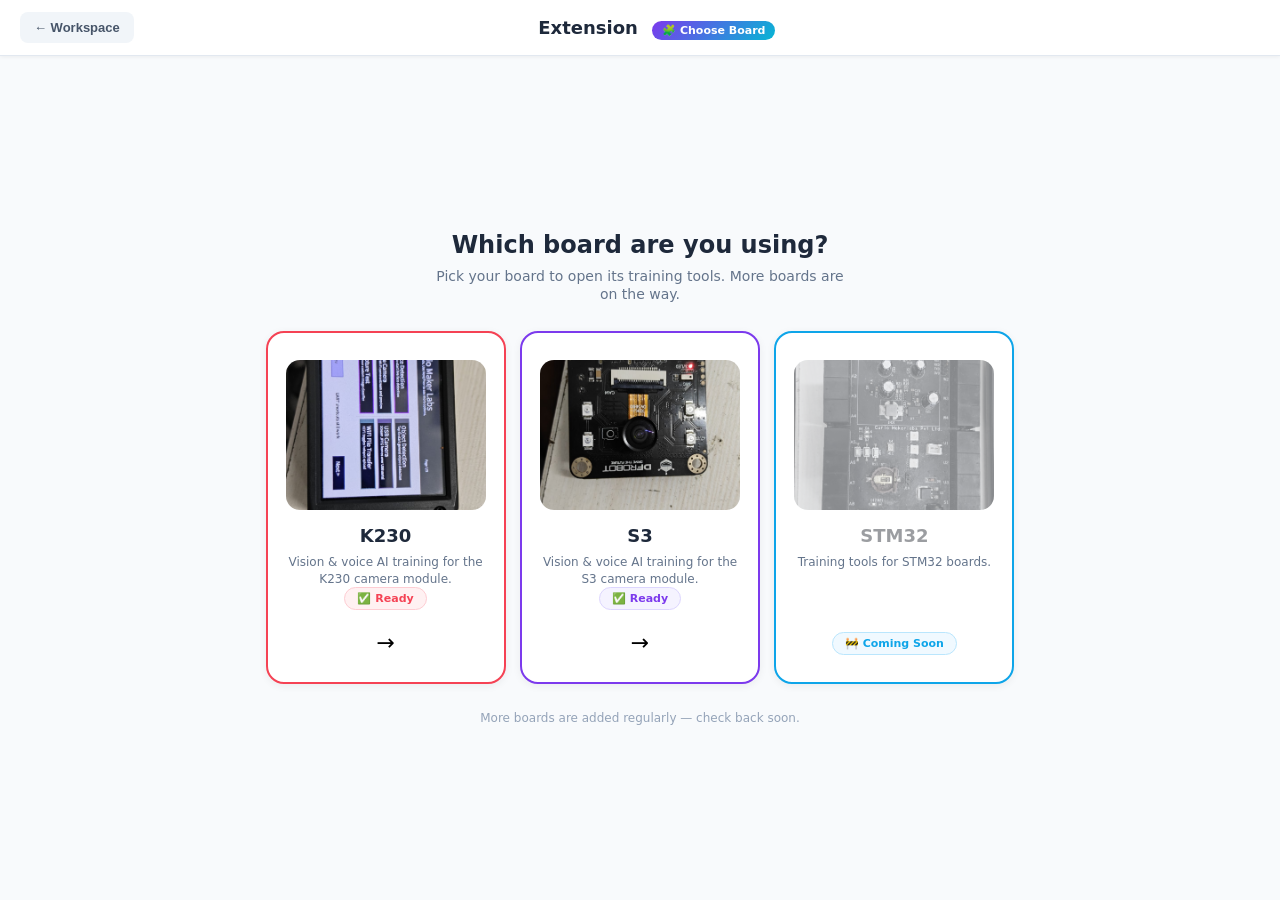
<file: board.html>
<!DOCTYPE html>
<html lang="en">

<head>
    <meta charset="utf-8" />
    <meta name="viewport" content="width=device-width, initial-scale=1" />
    <title>Curio Labs — Choose Board</title>
  <link rel="stylesheet" href="css/board.css" />
</head>

<body>

    <div class="header">
        <button class="back-btn" onclick="goBack()">← Workspace</button>
        <h1>Extension <span class="header-badge">🧩 Choose Board</span></h1>
        <div style="width:80px"></div><!-- spacer -->
    </div>

    <div class="content">
        <div class="heading">
            <h2>Which board are you using?</h2>
            <p>Pick your board to open its training tools. More boards are on the way.</p>
        </div>

        <div class="cards">

            <!-- K230 — ready -->
            <div class="card card-k230" onclick="openK230()">
                <div class="board-img-wrap">
                    <img class="board-img" src="img/k230.jpeg" alt="K230 board">
                </div>
                <div class="card-title">K230</div>
                <div class="card-desc">
                    Vision &amp; voice AI training for the K230 camera module.
                </div>
                <span class="card-badge">✅ Ready</span>
                <div class="card-arrow">→</div>
            </div>



            <!-- S3 — ready -->
            <div class="card card-s3" onclick="openS3()">
                <div class="board-img-wrap">
                    <img class="board-img" src="img/s3.jpeg" alt="S3 board">
                </div>
                <div class="card-title">S3</div>
                <div class="card-desc">
                    Vision &amp; voice AI training for the S3 camera module.
                </div>
                <span class="card-badge">✅ Ready</span>
                <div class="card-arrow">→</div>
            </div>
            <!-- STM32 — coming soon -->
            <div class="card card-stm32 card-disabled" title="STM32 support is coming soon">
                <div class="board-img-wrap">
                    <img class="board-img" src="img/stm32.jpeg" alt="STM32 board">
                </div>
                <div class="card-title">STM32</div>
                <div class="card-desc">
                    Training tools for STM32 boards.
                </div>
                <span class="card-badge">🚧 Coming Soon</span>
            </div>
        </div>

        <div class="hint">
            More boards are added regularly — check back soon.
        </div>
    </div>

<script>        'use strict';

        function send(type, extra) {
            const payload = JSON.stringify({ type, ...extra });
            if (window.ReactNativeWebView) {
                window.ReactNativeWebView.postMessage(payload);
            } else if (window.parent !== window) {
                window.parent.postMessage(payload, '*');
                window.opener?.postMessage(payload, '*');
            } else {
                // Standalone browser — navigate directly back to the workspace
                if (type === 'BOARD_SELECTED') window.location.href = 'index.html';
                if (type === 'CLOSE_BOARD') window.location.href = 'index.html';
            }
        }

        function addSelectedBoard(board) {
            try {
                let boards = JSON.parse(localStorage.getItem('blockly_selected_boards') || 'null');
                if (!boards) {
                    let legacy = localStorage.getItem('blockly_selected_board');
                    boards = legacy ? [legacy] : [];
                }
                if (!boards.includes(board)) boards.push(board);
                localStorage.setItem('blockly_selected_boards', JSON.stringify(boards));
                localStorage.setItem('blockly_selected_board', board);
            } catch (e) { }
        }

        function openK230() {
            // K230 is ready — tag the workspace and return to it. Training is
            // launched later from the "K230 AI Vision" category's Train button.
            // (localStorage write is a fallback for standalone-browser mode,
            // where there's no parent/iframe to postMessage to.)
            addSelectedBoard('k230');
            send('BOARD_SELECTED', { board: 'k230' });
        }

        function openS3() {
            // S3 is ready — tag the workspace and return to it. Training is
            // launched later from the "S3 AI Vision" category's Train button.
            addSelectedBoard('s3');
            send('BOARD_SELECTED', { board: 's3' });
        }

        function goBack() {
            send('CLOSE_BOARD');
        }
    </script>
<script>        // Fix 100vh on Android Expo WebView — set body height to actual visible height
        if (window.ReactNativeWebView) {
            function _fixBodyH() { document.body.style.height = window.innerHeight + 'px'; }
            _fixBodyH();
            window.addEventListener('resize', _fixBodyH);
        }
    </script>
</body>

</html>
</file>
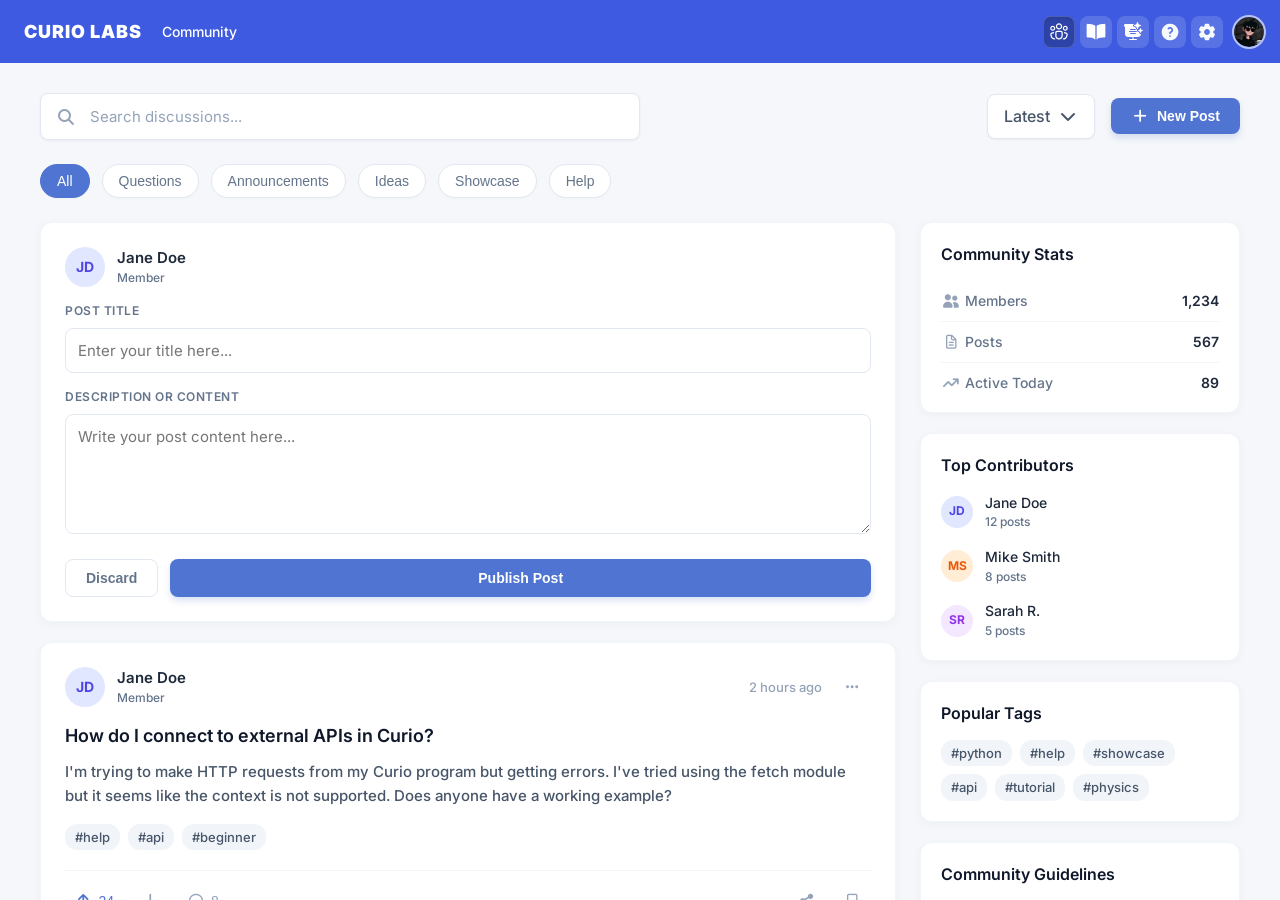
<file: community.html>
<!doctype html>
<html lang="en">

<head>
  <meta charset="utf-8" />
  <meta name="viewport" content="width=device-width, initial-scale=1, maximum-scale=1, viewport-fit=cover" />
  <title>Curio Labs — Community</title>

  <!-- Inter font -->
  <link rel="preconnect" href="https://fonts.googleapis.com" crossorigin>
  <link rel="stylesheet" href="https://fonts.googleapis.com/css2?family=Inter:wght@400;500;600;700&display=swap">

  <!-- Font Awesome -->
  <link rel="stylesheet" href="offline_libs/font-awesome/css/brands.min.css" />
  <link rel="stylesheet" href="offline_libs/font-awesome/css/all.min.css" />

  <link rel="stylesheet" href="css/main.css" />
  <link rel="stylesheet" href="css/community.css" />
</head>

<body>
  <div class="app">
    <div class="topbar">
      <!-- LEFT -->
      <div class="topbar-left">
        <!-- 1. CURIO LABS logo -->
        <div class="topbar-logo-wrap">
          <div class="topbar-logo" onclick="window.location.href='index.html'" style="cursor:pointer">CURIO LABS</div>
          <span style="color:#fff; font-size:14px; font-weight:500; margin-left: 10px;">Community</span>
        </div>
      </div><!-- /topbar-left -->

      <!-- RIGHT -->
      <div class="topbar-right">
        <!-- Nav buttons -->
        <button class="nav-btn active" title="Community"><img src="./icons/community.svg" alt="Community" />Community</button>
        <button class="nav-btn" title="User Guide"><img src="./icons/user_guide.svg" alt="User Guide" />User Guide</button>
        <button class="nav-btn" title="Example Programs"><img src="./icons/Example_program.svg" alt="Example Programs" />Example Programs</button>
        <button class="nav-btn" title="Help"><img src="./icons/help.svg" alt="Help" /> Help</button>
        <button class="nav-btn" id="setting" title="Settings"><img src="./icons/setting.svg" alt="Settings" />Settings</button>

        <!-- Avatar -->
        <div class="topbar-avatar" title="Profile">
          <img src="./assets/img/ben10.jpeg" alt="Avatar">
        </div>
      </div><!-- /topbar-right -->
    </div><!-- /topbar -->

    <section class="community-main">
      <div class="community-container">
        
        <!-- Top Section: Search & New Post -->
        <div class="community-header">
          <div class="search-bar">
            <i class="fa-solid fa-magnifying-glass"></i>
            <input type="text" placeholder="Search discussions..." />
          </div>
          <div class="header-actions">
            <div class="dropdown-latest">
              <span>Latest</span>
              <i class="fa-solid fa-chevron-down"></i>
            </div>
            <button class="btn-primary new-post-btn">
              <i class="fa-solid fa-plus"></i> New Post
            </button>
          </div>
        </div>

        <!-- Filters Section -->
        <div class="community-filters">
          <button class="filter-btn active">All</button>
          <button class="filter-btn">Questions</button>
          <button class="filter-btn">Announcements</button>
          <button class="filter-btn">Ideas</button>
          <button class="filter-btn">Showcase</button>
          <button class="filter-btn">Help</button>
        </div>

        <!-- Main Content Area -->
        <div class="community-content-grid">
          
          <!-- Left Column: Posts Feed -->
          <div class="community-feed">
            
            <!-- New Post Form (Visible based on mockup 1) -->
            <div class="post-card new-post-form">
              <div class="post-header">
                <div class="avatar-circle">JD</div>
                <div class="user-info">
                  <div class="user-name">Jane Doe</div>
                  <div class="user-role">Member</div>
                </div>
              </div>
              <div class="form-group">
                <label>POST TITLE</label>
                <input type="text" placeholder="Enter your title here..." />
              </div>
              <div class="form-group">
                <label>DESCRIPTION OR CONTENT</label>
                <textarea placeholder="Write your post content here..."></textarea>
              </div>
              <div class="form-actions">
                <button class="btn-outline">Discard</button>
                <button class="btn-primary publish-btn">Publish Post</button>
              </div>
            </div>

            <!-- Existing Post Example 1 -->
            <div class="post-card">
              <div class="post-header">
                <div class="avatar-circle">JD</div>
                <div class="user-info">
                  <div class="user-name">Jane Doe</div>
                  <div class="user-role">Member</div>
                </div>
                <div class="post-meta">
                  <span class="time-ago">2 hours ago</span>
                  <button class="btn-icon"><i class="fa-solid fa-ellipsis"></i></button>
                </div>
              </div>
              <h3 class="post-title">How do I connect to external APIs in Curio?</h3>
              <p class="post-content">
                I'm trying to make HTTP requests from my Curio program but getting errors. I've tried using the fetch module but it seems like the context is not supported. Does anyone have a working example?
              </p>
              <div class="post-tags">
                <span class="tag">#help</span>
                <span class="tag">#api</span>
                <span class="tag">#beginner</span>
              </div>
              <div class="post-footer">
                <div class="post-stats">
                  <button class="btn-icon upvote"><i class="fa-solid fa-arrow-up"></i> 24</button>
                  <button class="btn-icon downvote"><i class="fa-solid fa-arrow-down"></i></button>
                  <button class="btn-icon comments"><i class="fa-regular fa-comment"></i> 8</button>
                </div>
                <div class="post-actions">
                  <button class="btn-icon"><i class="fa-solid fa-share-nodes"></i></button>
                  <button class="btn-icon"><i class="fa-regular fa-bookmark"></i></button>
                </div>
              </div>
            </div>

            <!-- Existing Post Example 2 -->
            <div class="post-card highlight">
              <div class="post-header">
                <div class="avatar-circle mod-bg">CT</div>
                <div class="user-info">
                  <div class="user-name">Curio Team</div>
                  <div class="user-role mod-role">Moderator</div>
                </div>
                <div class="post-meta">
                  <span class="time-ago">1 day ago</span>
                  <button class="btn-icon"><i class="fa-solid fa-ellipsis"></i></button>
                </div>
              </div>
              <h3 class="post-title">Announcing Curio Labs v2.5 – New Simulation Engine</h3>
              <p class="post-content">
                We're excited to announce the release of v2.5 featuring our completely rewritten physics simulation engine with 10x performance improvements and new collision detection algorithms.
              </p>
              <div class="post-tags">
                <span class="tag">#announcement</span>
                <span class="tag">#release</span>
              </div>
              <div class="post-footer">
                <div class="post-stats">
                  <button class="btn-icon upvote active"><i class="fa-solid fa-arrow-up"></i> 156</button>
                  <button class="btn-icon downvote"><i class="fa-solid fa-arrow-down"></i></button>
                  <button class="btn-icon comments"><i class="fa-regular fa-comment"></i> 42</button>
                </div>
                <div class="post-actions">
                  <button class="btn-icon"><i class="fa-solid fa-share-nodes"></i></button>
                  <button class="btn-icon"><i class="fa-regular fa-bookmark"></i></button>
                </div>
              </div>
            </div>

            <!-- Existing Post Example 3 -->
            <div class="post-card">
              <div class="post-header">
                <div class="avatar-circle green-bg">MS</div>
                <div class="user-info">
                  <div class="user-name">Mike Smith</div>
                  <div class="user-role">Member</div>
                </div>
                <div class="post-meta">
                  <span class="time-ago">3 days ago</span>
                  <button class="btn-icon"><i class="fa-solid fa-ellipsis"></i></button>
                </div>
              </div>
              <h3 class="post-title">Showcase: Built a real-time particle system</h3>
              <p class="post-content">
                After weeks of work, I finally finished my particle system simulation. It supports up to 10,000 particles with custom physics and GPU acceleration.
              </p>
              <div class="post-tags">
                <span class="tag">#showcase</span>
                <span class="tag">#physics</span>
                <span class="tag">#particles</span>
              </div>
              <div class="post-footer">
                <div class="post-stats">
                  <button class="btn-icon upvote"><i class="fa-solid fa-arrow-up"></i> 89</button>
                  <button class="btn-icon downvote"><i class="fa-solid fa-arrow-down"></i></button>
                  <button class="btn-icon comments"><i class="fa-regular fa-comment"></i> 31</button>
                </div>
                <div class="post-actions">
                  <button class="btn-icon"><i class="fa-solid fa-share-nodes"></i></button>
                  <button class="btn-icon"><i class="fa-regular fa-bookmark"></i></button>
                </div>
              </div>
            </div>

            <!-- Existing Post Example 4 -->
            <div class="post-card">
              <div class="post-header">
                <div class="avatar-circle purple-bg">SR</div>
                <div class="user-info">
                  <div class="user-name">Sarah R.</div>
                  <div class="user-role">Member</div>
                </div>
                <div class="post-meta">
                  <span class="time-ago">5 days ago</span>
                  <button class="btn-icon"><i class="fa-solid fa-ellipsis"></i></button>
                </div>
              </div>
              <h3 class="post-title">Best practices for large-scale simulations?</h3>
              <p class="post-content">
                What are the recommended approaches for optimizing performance when running simulations with thousands of interacting objects? I'm hitting a bottleneck with my current setup.
              </p>
              <div class="post-tags">
                <span class="tag">#performance</span>
                <span class="tag">#best-practices</span>
              </div>
              <div class="post-footer">
                <div class="post-stats">
                  <button class="btn-icon upvote"><i class="fa-solid fa-arrow-up"></i> 45</button>
                  <button class="btn-icon downvote"><i class="fa-solid fa-arrow-down"></i></button>
                  <button class="btn-icon comments"><i class="fa-regular fa-comment"></i> 15</button>
                </div>
                <div class="post-actions">
                  <button class="btn-icon"><i class="fa-solid fa-share-nodes"></i></button>
                  <button class="btn-icon"><i class="fa-regular fa-bookmark"></i></button>
                </div>
              </div>
            </div>

          </div><!-- /community-feed -->

          <!-- Right Column: Sidebar Widgets -->
          <div class="community-sidebar">
            
            <!-- Widget 1: Stats -->
            <div class="widget-card">
              <h4 class="widget-title">Community Stats</h4>
              <ul class="stats-list">
                <li>
                  <span><i class="fa-solid fa-user-group"></i> Members</span>
                  <strong>1,234</strong>
                </li>
                <li>
                  <span><i class="fa-regular fa-file-lines"></i> Posts</span>
                  <strong>567</strong>
                </li>
                <li>
                  <span><i class="fa-solid fa-arrow-trend-up"></i> Active Today</span>
                  <strong>89</strong>
                </li>
              </ul>
            </div>

            <!-- Widget 2: Top Contributors -->
            <div class="widget-card">
              <h4 class="widget-title">Top Contributors</h4>
              <ul class="contributors-list">
                <li>
                  <div class="avatar-circle small">JD</div>
                  <div class="contributor-info">
                    <div class="contributor-name">Jane Doe</div>
                    <div class="contributor-stats">12 posts</div>
                  </div>
                </li>
                <li>
                  <div class="avatar-circle small orange-bg">MS</div>
                  <div class="contributor-info">
                    <div class="contributor-name">Mike Smith</div>
                    <div class="contributor-stats">8 posts</div>
                  </div>
                </li>
                <li>
                  <div class="avatar-circle small purple-bg">SR</div>
                  <div class="contributor-info">
                    <div class="contributor-name">Sarah R.</div>
                    <div class="contributor-stats">5 posts</div>
                  </div>
                </li>
              </ul>
            </div>

            <!-- Widget 3: Popular Tags -->
            <div class="widget-card">
              <h4 class="widget-title">Popular Tags</h4>
              <div class="tags-cloud">
                <span class="tag">#python</span>
                <span class="tag">#help</span>
                <span class="tag">#showcase</span>
                <span class="tag">#api</span>
                <span class="tag">#tutorial</span>
                <span class="tag">#physics</span>
              </div>
            </div>

            <!-- Widget 4: Guidelines -->
            <div class="widget-card">
              <h4 class="widget-title">Community Guidelines</h4>
              <p class="guidelines-text">
                Be respectful, keep it professional, and always provide context when asking questions. Read our full guidelines to ensure a positive experience for everyone.
              </p>
              <a href="#" class="read-more-link">Read more</a>
            </div>

          </div><!-- /community-sidebar -->
          
        </div><!-- /community-content-grid -->
      </div>
    </section>
  </div>

  <!-- //setting slide bar -->
  <div class="setting-slide" id="slide-setting">
    <div class="setting-head">
      <div class="setting-title">
        <img src="./icons/setting_inner.svg" alt="setting_icon">
        <p>Settings</p>
      </div>
      <img src="./icons/close.svg" alt="close_icon" id="close">
    </div>

    <div class="setting-body">
      <div class="setting-element">
        <div class=setting-element-img>
          <img src="./icons/dark_mode.svg" alt="darkmode">
          <p>Dark Mode</p>
        </div>
        <div class="checkbox-wrapper-34">
          <input class='tgl tgl-ios' id='toggle-35' type='checkbox'>
          <label class='tgl-btn' for='toggle-35'></label>
        </div>
      </div>
      <div class="setting-element">
        <div class=setting-element-img>
          <img src="./icons/full_screen.svg" alt="full_screen">
          <p>Full Screen</p>
        </div>
        <div class="checkbox-wrapper-34">
          <input class='tgl tgl-ios' id='toggle-36' type='checkbox'>
          <label class='tgl-btn' for='toggle-36'></label>
        </div>
      </div>
      <div class="setting-element">
        <div class=setting-element-img>
          <img src="./icons/turbo_mode.svg" alt="turbo_mode">
          <p>Stage Turbo Mode</p>
        </div>
        <div class="checkbox-wrapper-34">
          <input class='tgl tgl-ios' id='toggle-37' type='checkbox'>
          <label class='tgl-btn' for='toggle-37'></label>
        </div>
      </div>
      <div class="setting-element">
        <div class=setting-element-img>
          <img src="./icons/hide.svg" alt="hide">
          <p>Hide Stage</p>
        </div>
        <div class="checkbox-wrapper-34">
          <input class='tgl tgl-ios' id='toggle-38' type='checkbox'>
          <label class='tgl-btn' for='toggle-38'></label>
        </div>
      </div>
      <div class="setting-element">
        <div class=setting-element-img>
          <img src="./icons/workspace_grid.svg" alt="workspace_grid">
          <p>Workspace grid snap</p>
        </div>
        <div class="checkbox-wrapper-34">
          <input class='tgl tgl-ios' id='toggle-39' type='checkbox'>
          <label class='tgl-btn' for='toggle-39'></label>
        </div>
      </div>
    </div>
  </div>

  <script>
    document.addEventListener("DOMContentLoaded", function() {
      // -------------setting slide-------------
      const setting = document.getElementById("setting");
      const slide = document.getElementById("slide-setting");
      const close = document.getElementById("close");
      
      const backdrop = document.createElement('div');
      backdrop.id = 'setting-backdrop';
      backdrop.style.position = 'fixed';
      backdrop.style.top = '0';
      backdrop.style.left = '0';
      backdrop.style.width = '100vw';
      backdrop.style.height = '100vh';
      backdrop.style.backgroundColor = 'rgba(0, 0, 0, 0)';
      backdrop.style.zIndex = '99998'; 
      backdrop.style.display = 'none';
      backdrop.style.pointerEvents = 'none';
      document.body.appendChild(backdrop);
    
      function openSettings() {
        slide.style.right = "0";
        backdrop.style.display = 'block';
        backdrop.style.pointerEvents = 'auto';
      }
    
      function closeSettings() {
        slide.style.right = "-400px";
        backdrop.style.display = 'none';
        backdrop.style.pointerEvents = 'none';
      }
    
      if (setting) setting.addEventListener("click", openSettings);
      if (close) close.addEventListener("click", closeSettings);
      backdrop.addEventListener("click", closeSettings);
    
      document.addEventListener('keydown', function(e) {
        if (e.key === 'Escape') closeSettings();
      });
    });
  </script>
</body>
</html>
</file>
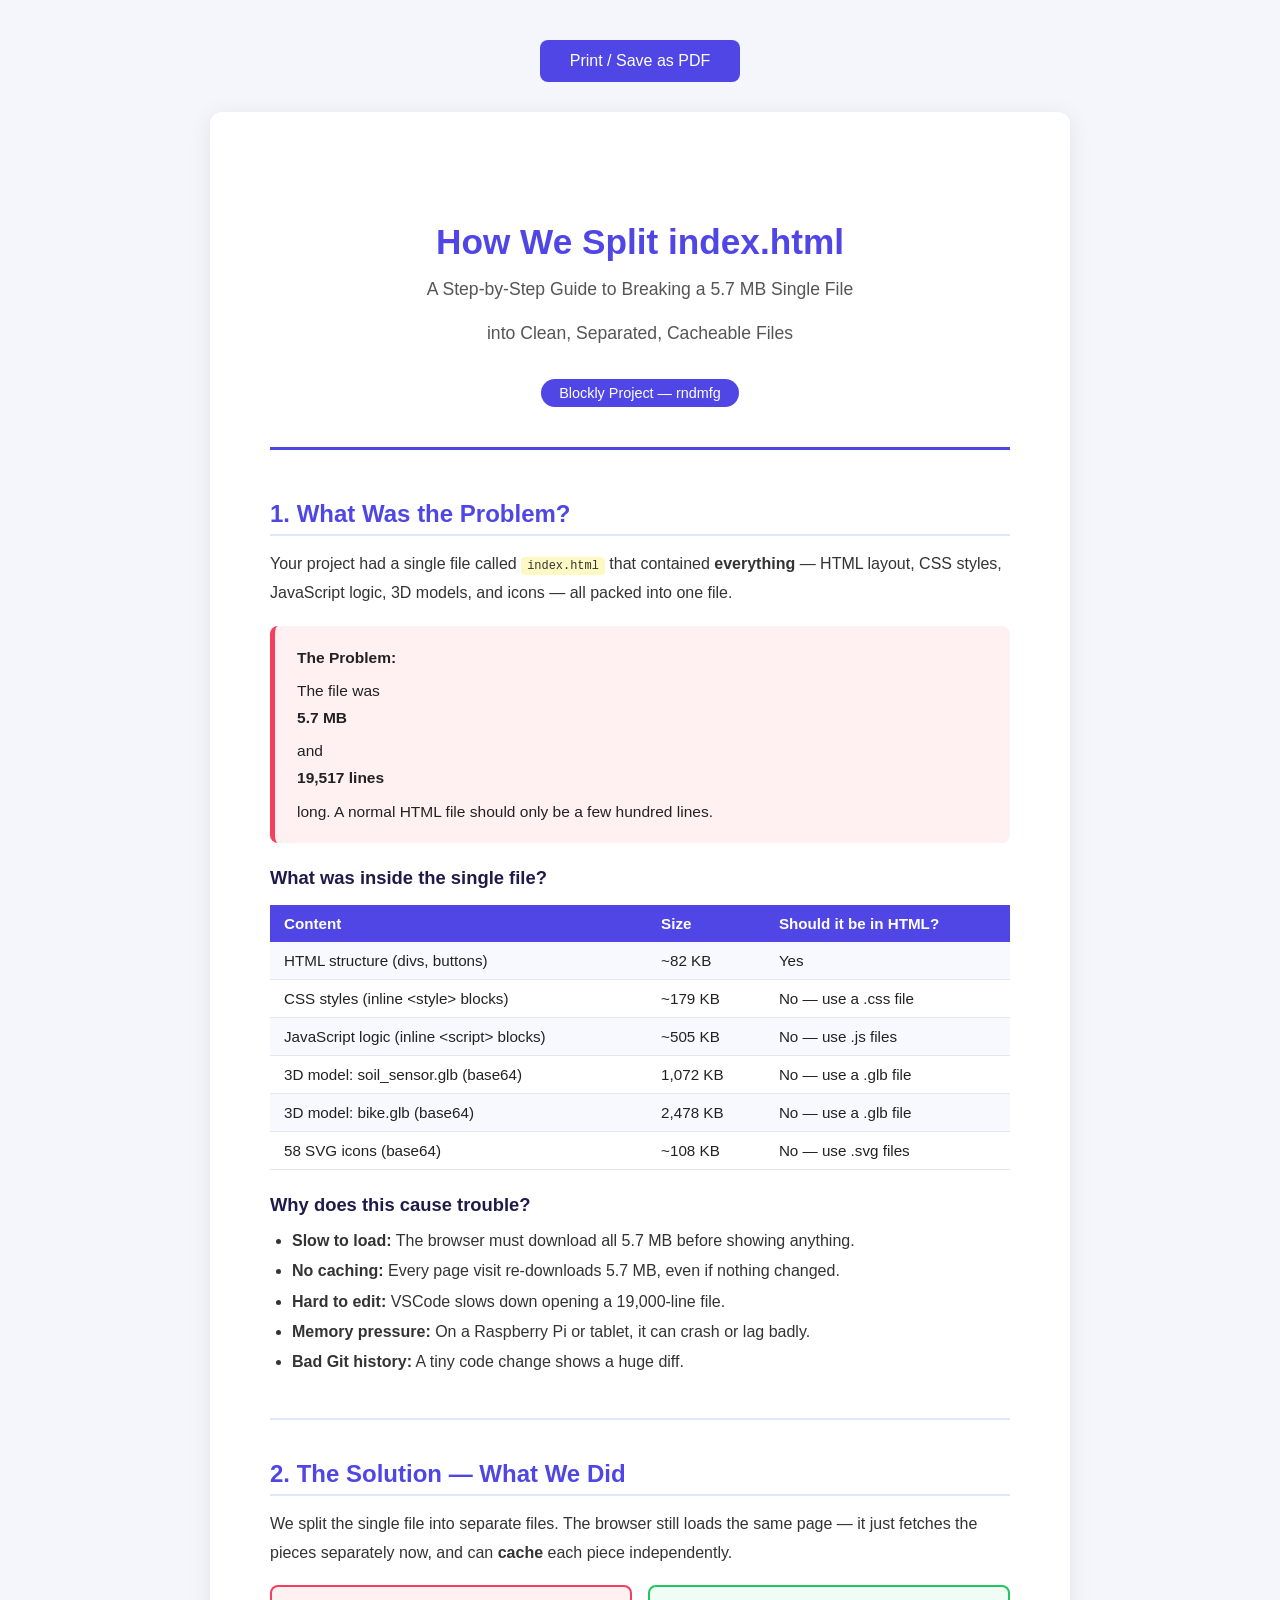
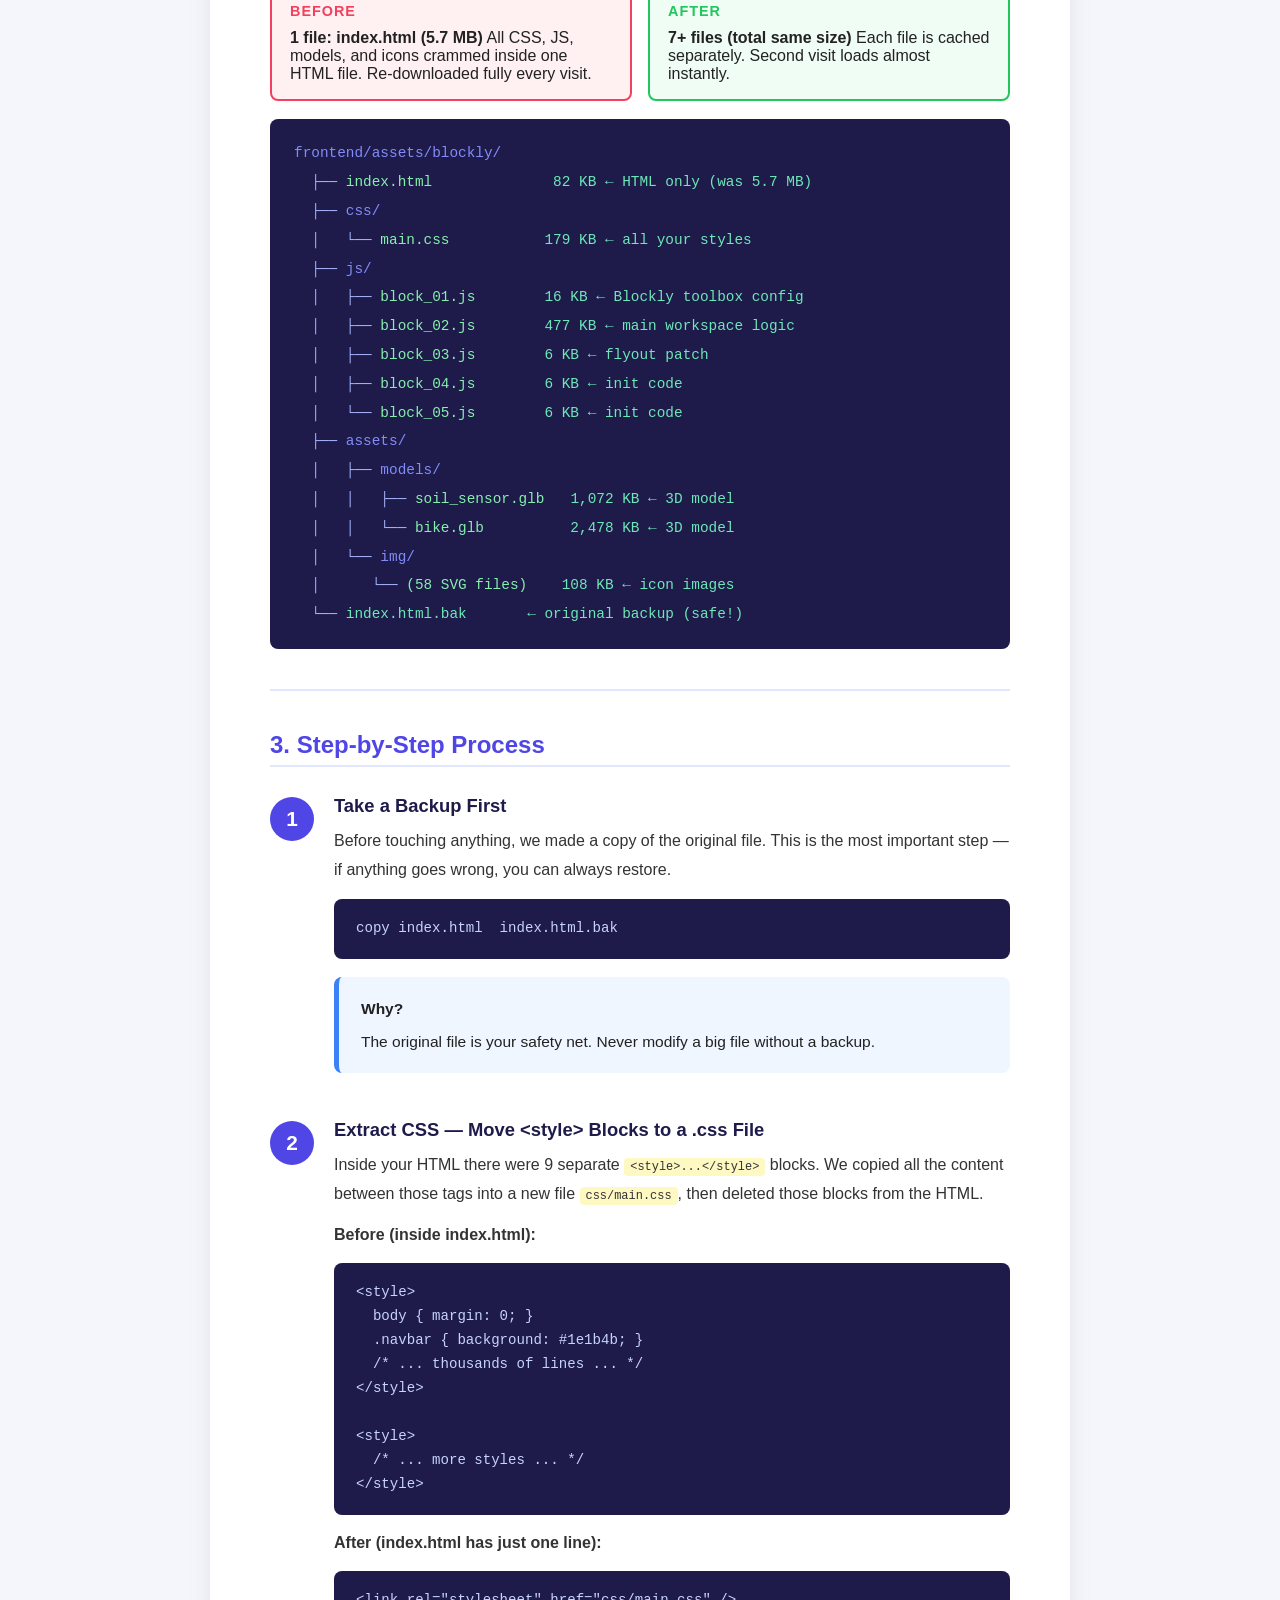
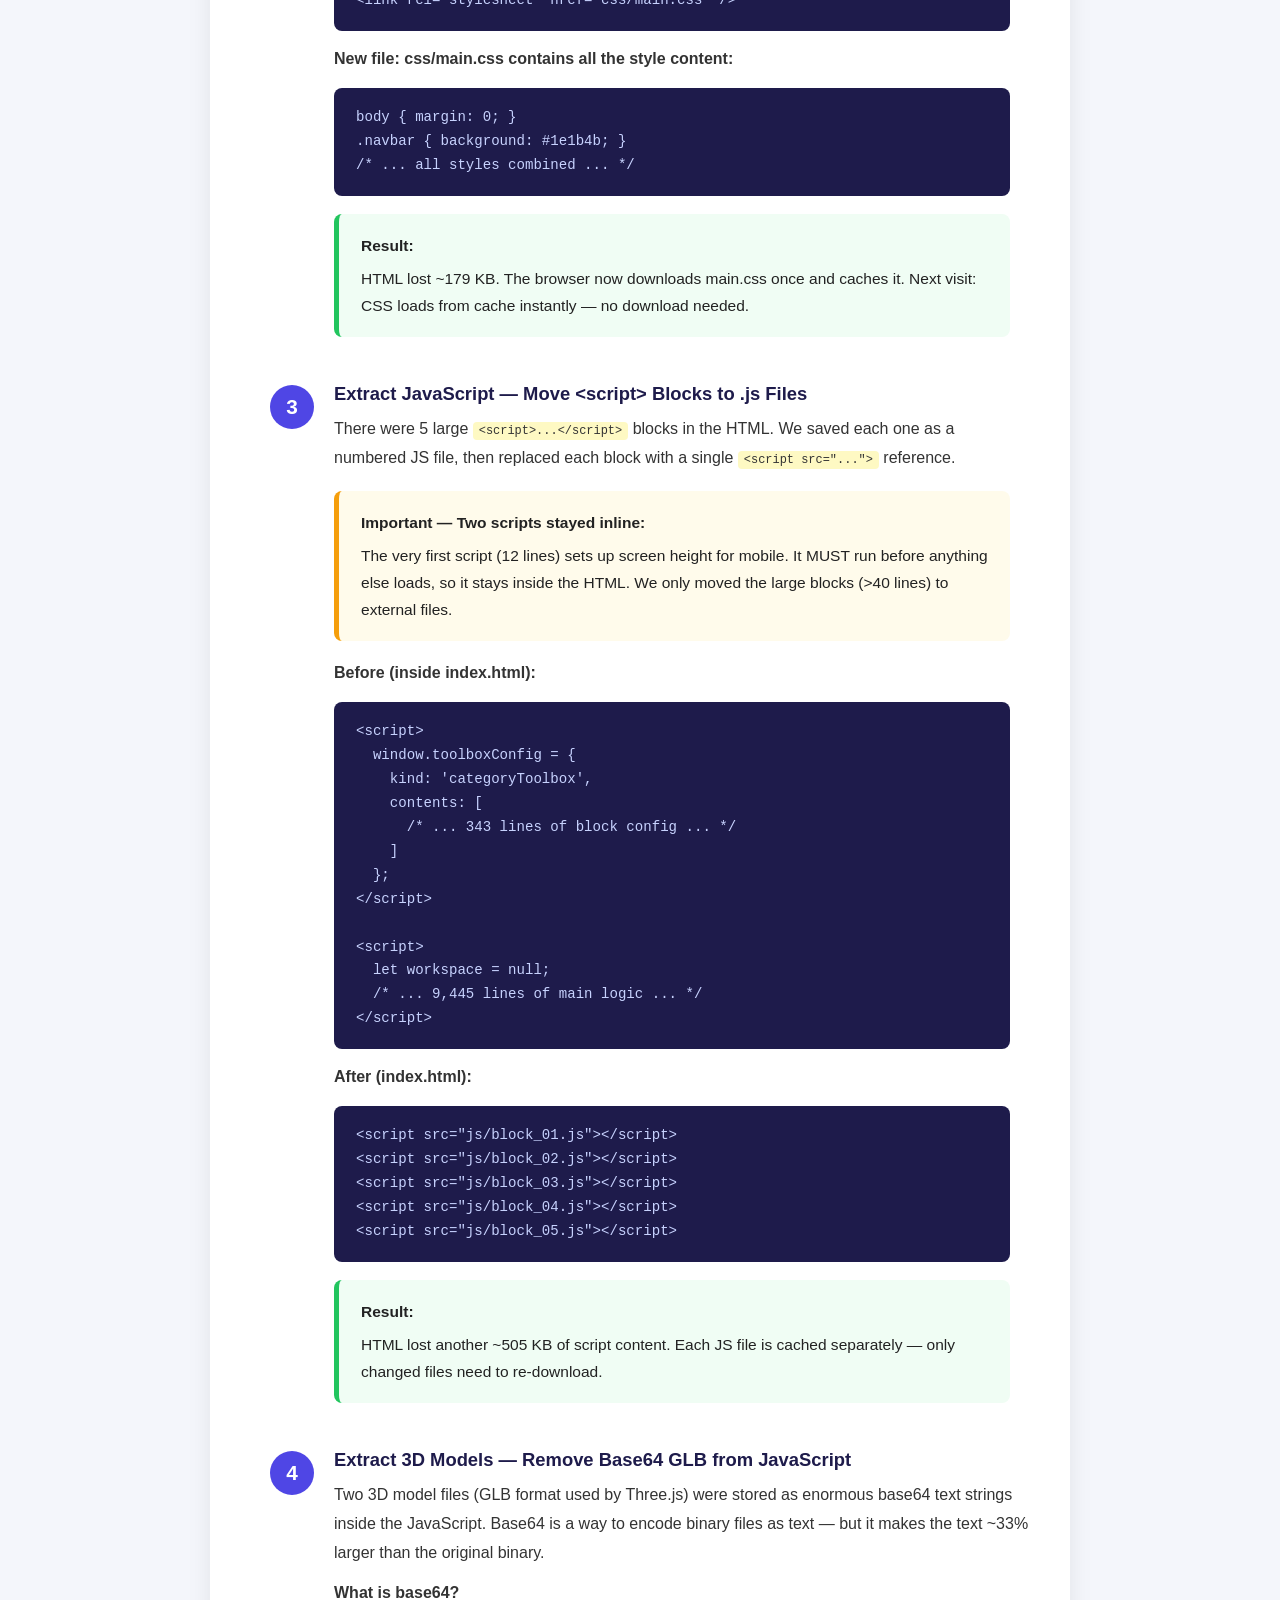
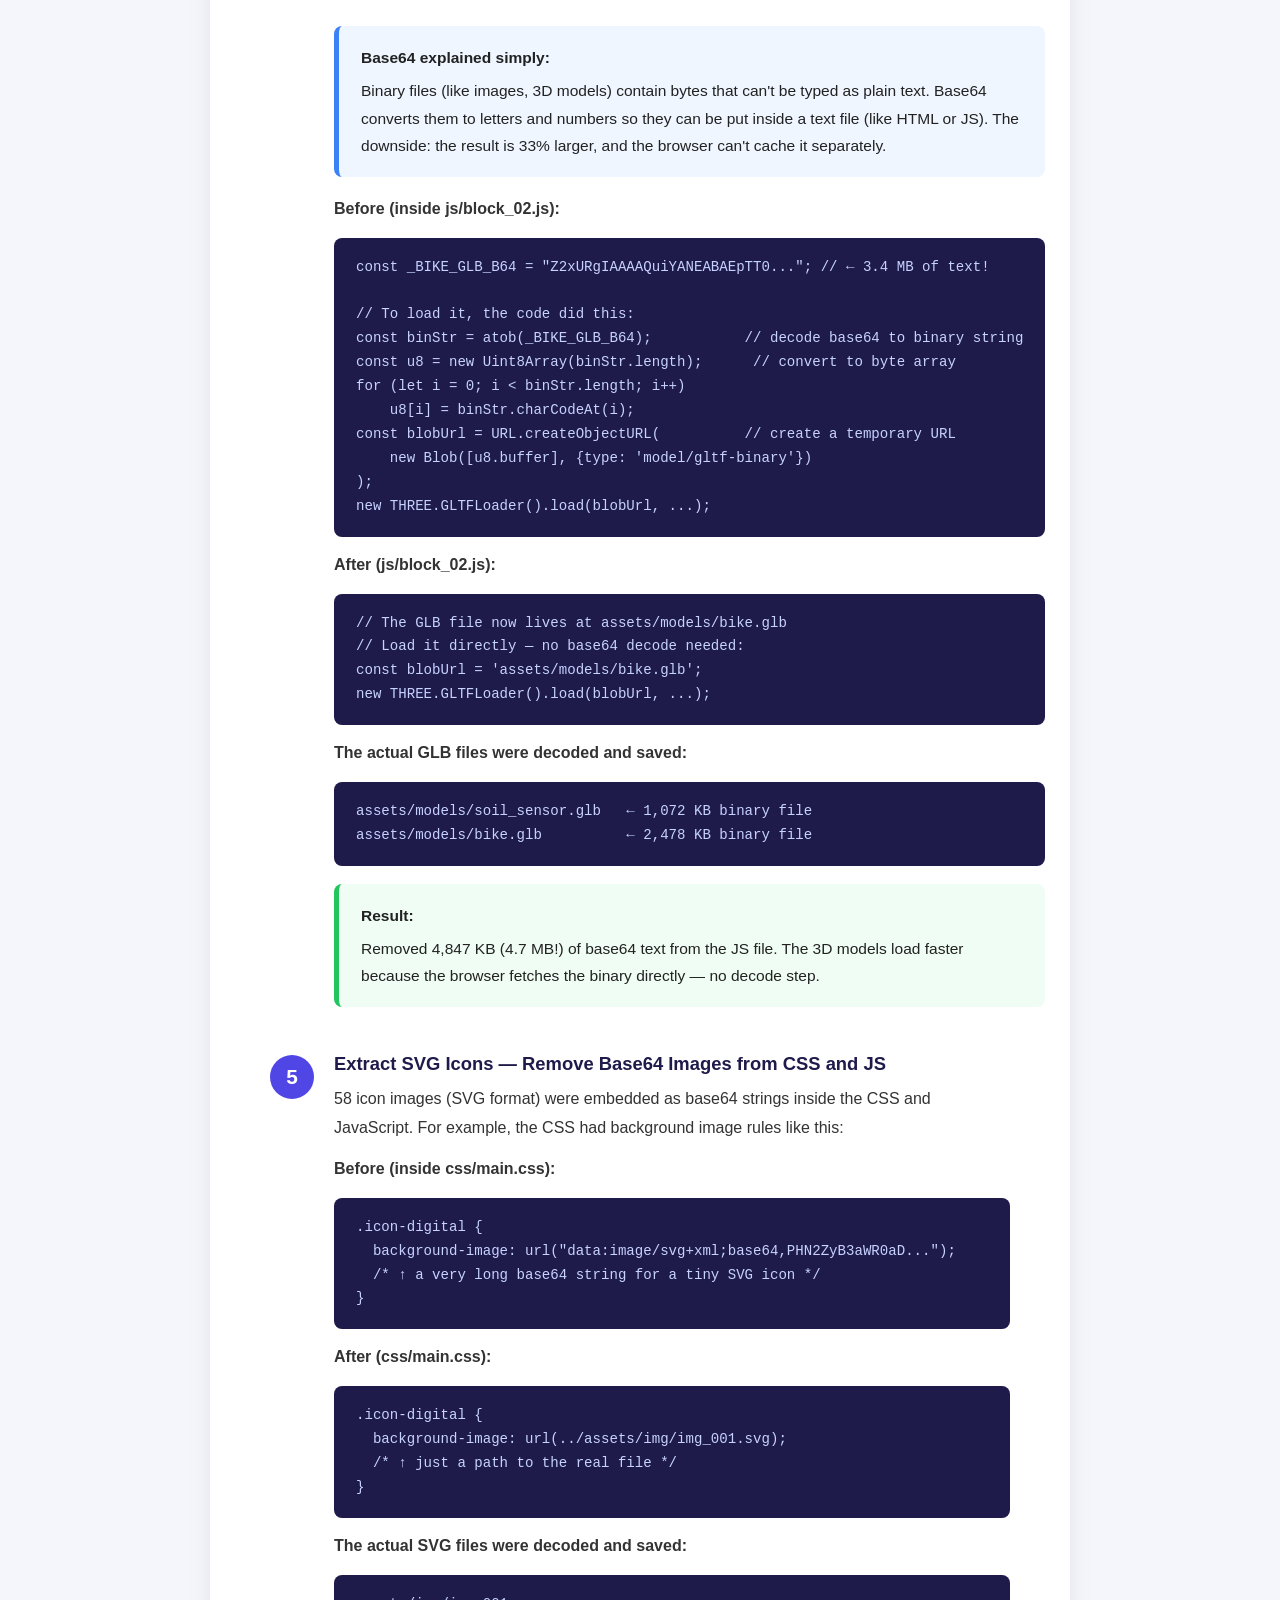
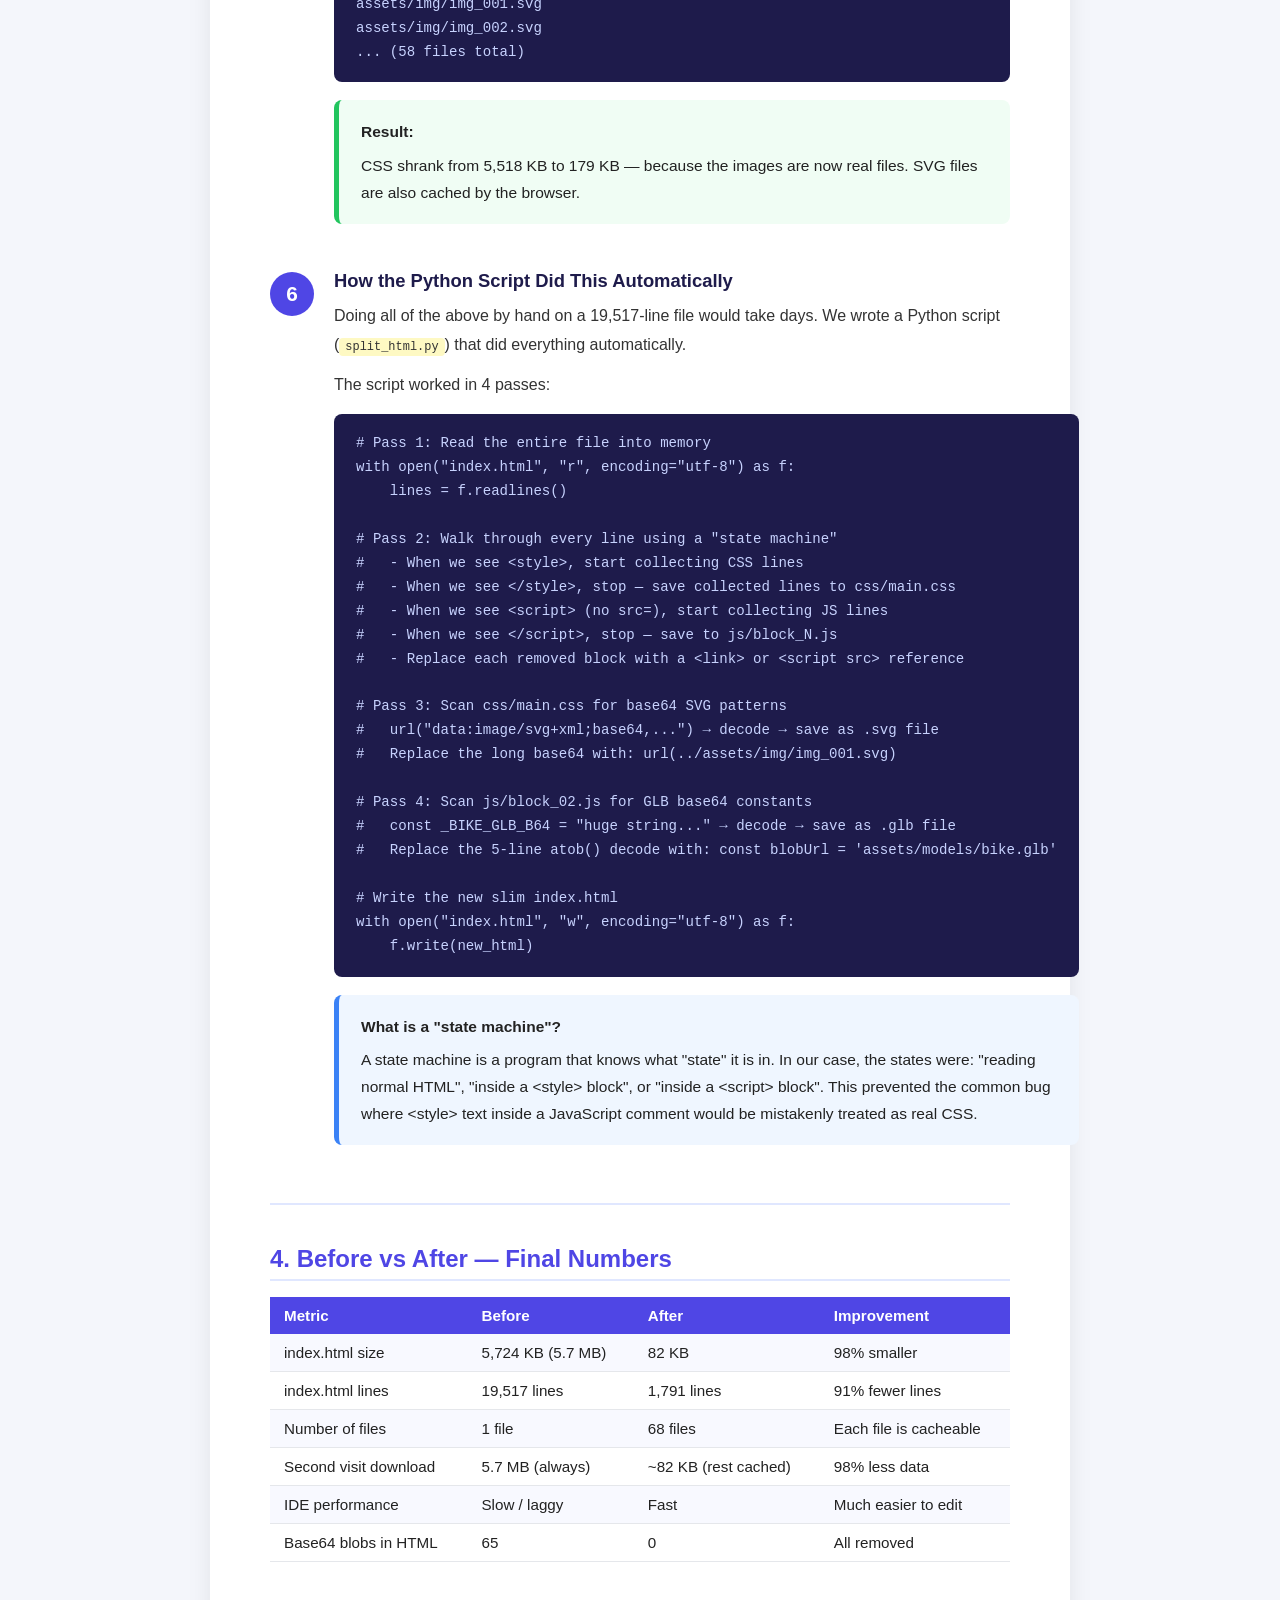
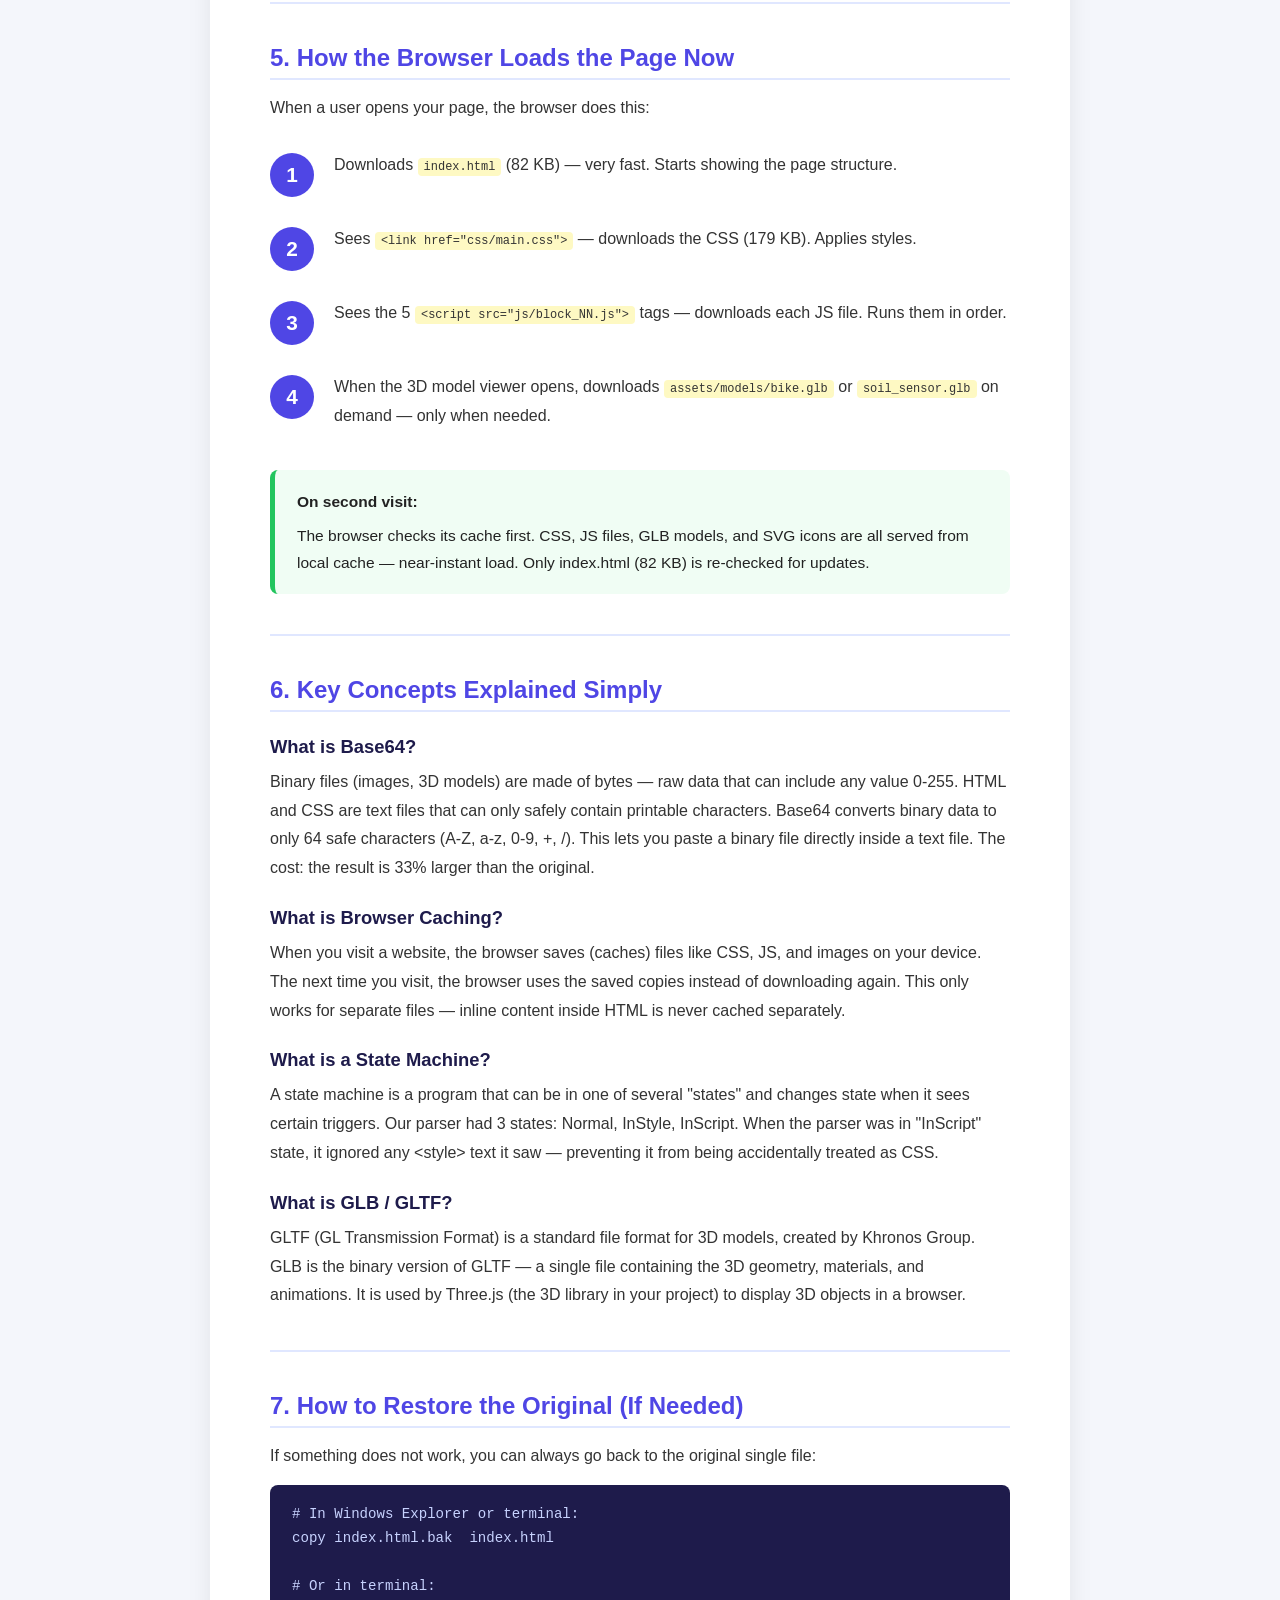
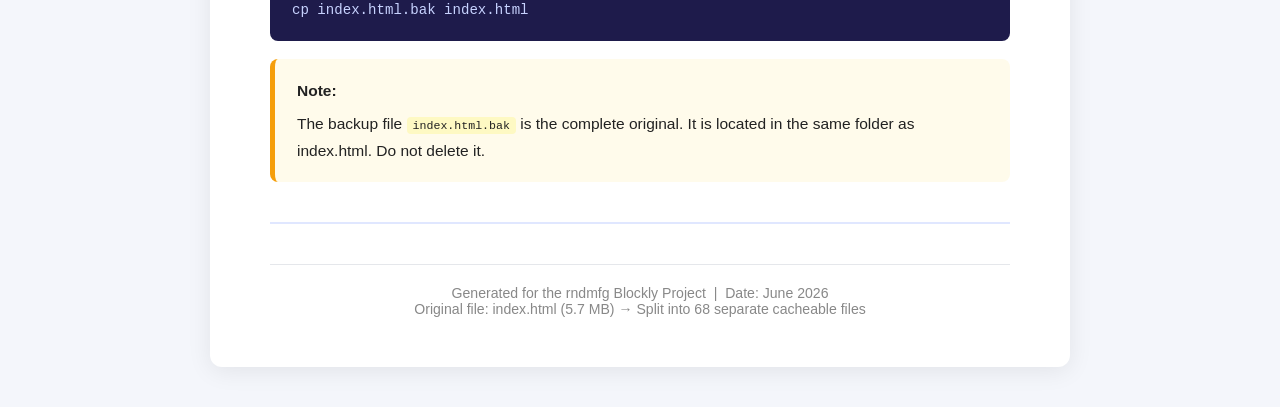
<file: how_we_split_html.html>
<!DOCTYPE html>
<html lang="en">
<head>
  <meta charset="UTF-8" />
  <meta name="viewport" content="width=device-width, initial-scale=1.0" />
  <title>How We Split index.html — Step by Step Guide</title>
  <style>
    * { box-sizing: border-box; margin: 0; padding: 0; }

    body {
      font-family: 'Segoe UI', Arial, sans-serif;
      background: #f4f6fb;
      color: #222;
      padding: 40px 20px;
    }

    .page {
      max-width: 860px;
      margin: 0 auto;
      background: #fff;
      border-radius: 12px;
      padding: 50px 60px;
      box-shadow: 0 4px 24px rgba(0,0,0,0.08);
    }

    /* Cover */
    .cover {
      text-align: center;
      padding: 60px 0 40px;
      border-bottom: 3px solid #4f46e5;
      margin-bottom: 50px;
    }
    .cover h1 {
      font-size: 2.2em;
      color: #4f46e5;
      margin-bottom: 12px;
    }
    .cover p {
      font-size: 1.1em;
      color: #555;
      margin-top: 10px;
    }
    .cover .badge {
      display: inline-block;
      background: #4f46e5;
      color: #fff;
      border-radius: 20px;
      padding: 6px 18px;
      font-size: 0.9em;
      margin-top: 18px;
    }

    /* Section headings */
    h2 {
      font-size: 1.5em;
      color: #4f46e5;
      margin: 40px 0 14px;
      padding-bottom: 6px;
      border-bottom: 2px solid #e0e7ff;
    }
    h3 {
      font-size: 1.15em;
      color: #1e1b4b;
      margin: 24px 0 10px;
    }

    p { line-height: 1.8; margin-bottom: 12px; color: #333; }

    /* Problem/Solution boxes */
    .box {
      border-radius: 8px;
      padding: 18px 22px;
      margin: 18px 0;
      font-size: 0.97em;
      line-height: 1.75;
    }
    .box.problem  { background: #fff1f2; border-left: 5px solid #f43f5e; }
    .box.solution { background: #f0fdf4; border-left: 5px solid #22c55e; }
    .box.info     { background: #eff6ff; border-left: 5px solid #3b82f6; }
    .box.warning  { background: #fffbeb; border-left: 5px solid #f59e0b; }
    .box strong   { display: block; margin-bottom: 6px; font-size: 1em; }

    /* Code blocks */
    pre {
      background: #1e1b4b;
      color: #c7d2fe;
      border-radius: 8px;
      padding: 18px 22px;
      overflow-x: auto;
      font-size: 0.88em;
      line-height: 1.7;
      margin: 14px 0;
    }
    code { font-family: 'Courier New', monospace; }
    pre code { color: #c7d2fe; }

    /* Step boxes */
    .step {
      display: flex;
      gap: 20px;
      align-items: flex-start;
      margin: 28px 0;
    }
    .step-num {
      min-width: 44px;
      height: 44px;
      border-radius: 50%;
      background: #4f46e5;
      color: #fff;
      font-size: 1.3em;
      font-weight: bold;
      display: flex;
      align-items: center;
      justify-content: center;
      flex-shrink: 0;
      margin-top: 2px;
    }
    .step-body h3 { margin-top: 0; }

    /* Before/After comparison */
    .compare {
      display: grid;
      grid-template-columns: 1fr 1fr;
      gap: 16px;
      margin: 18px 0;
    }
    .compare-box {
      border-radius: 8px;
      padding: 16px 18px;
    }
    .compare-box.before { background: #fff1f2; border: 2px solid #f43f5e; }
    .compare-box.after  { background: #f0fdf4; border: 2px solid #22c55e; }
    .compare-box h4 {
      font-size: 0.9em;
      text-transform: uppercase;
      letter-spacing: 1px;
      margin-bottom: 10px;
    }
    .compare-box.before h4 { color: #f43f5e; }
    .compare-box.after  h4 { color: #22c55e; }

    /* File tree */
    .tree {
      background: #1e1b4b;
      color: #a5b4fc;
      border-radius: 8px;
      padding: 20px 24px;
      font-family: 'Courier New', monospace;
      font-size: 0.9em;
      line-height: 2;
      margin: 14px 0;
    }
    .tree .folder { color: #818cf8; }
    .tree .file   { color: #c7d2fe; }
    .tree .note   { color: #6ee7b7; }
    .tree .big    { color: #f87171; }
    .tree .small  { color: #86efac; }

    /* Table */
    table {
      width: 100%;
      border-collapse: collapse;
      margin: 16px 0;
      font-size: 0.95em;
    }
    th {
      background: #4f46e5;
      color: #fff;
      padding: 10px 14px;
      text-align: left;
    }
    td {
      padding: 10px 14px;
      border-bottom: 1px solid #e5e7eb;
    }
    tr:nth-child(even) td { background: #f8f9ff; }

    /* Print */
    @media print {
      body { background: #fff; padding: 0; }
      .page { box-shadow: none; border-radius: 0; padding: 30px 40px; }
      pre { page-break-inside: avoid; }
      h2  { page-break-after: avoid; }
      .step { page-break-inside: avoid; }
    }

    .print-btn {
      display: block;
      width: fit-content;
      margin: 0 auto 30px;
      background: #4f46e5;
      color: #fff;
      border: none;
      border-radius: 8px;
      padding: 12px 30px;
      font-size: 1em;
      cursor: pointer;
    }
    @media print { .print-btn { display: none; } }

    hr { border: none; border-top: 2px solid #e0e7ff; margin: 40px 0; }

    ul { padding-left: 22px; margin: 10px 0 14px; }
    ul li { line-height: 1.9; color: #333; }

    .highlight { background: #fef9c3; padding: 2px 6px; border-radius: 4px; font-family: monospace; font-size: 0.92em; }
  </style>
</head>
<body>

<button class="print-btn" onclick="window.print()">Print / Save as PDF</button>

<div class="page">

  <!-- COVER -->
  <div class="cover">
    <h1>How We Split index.html</h1>
    <p>A Step-by-Step Guide to Breaking a 5.7 MB Single File</p>
    <p>into Clean, Separated, Cacheable Files</p>
    <div class="badge">Blockly Project — rndmfg</div>
  </div>


  <!-- SECTION 1: THE PROBLEM -->
  <h2>1. What Was the Problem?</h2>

  <p>
    Your project had a single file called <span class="highlight">index.html</span> that contained
    <strong>everything</strong> — HTML layout, CSS styles, JavaScript logic, 3D models, and icons —
    all packed into one file.
  </p>

  <div class="box problem">
    <strong>The Problem:</strong>
    The file was <strong>5.7 MB</strong> and <strong>19,517 lines</strong> long.
    A normal HTML file should only be a few hundred lines.
  </div>

  <h3>What was inside the single file?</h3>
  <table>
    <tr><th>Content</th><th>Size</th><th>Should it be in HTML?</th></tr>
    <tr><td>HTML structure (divs, buttons)</td><td>~82 KB</td><td>Yes</td></tr>
    <tr><td>CSS styles (inline &lt;style&gt; blocks)</td><td>~179 KB</td><td>No — use a .css file</td></tr>
    <tr><td>JavaScript logic (inline &lt;script&gt; blocks)</td><td>~505 KB</td><td>No — use .js files</td></tr>
    <tr><td>3D model: soil_sensor.glb (base64)</td><td>1,072 KB</td><td>No — use a .glb file</td></tr>
    <tr><td>3D model: bike.glb (base64)</td><td>2,478 KB</td><td>No — use a .glb file</td></tr>
    <tr><td>58 SVG icons (base64)</td><td>~108 KB</td><td>No — use .svg files</td></tr>
  </table>

  <h3>Why does this cause trouble?</h3>
  <ul>
    <li><strong>Slow to load:</strong> The browser must download all 5.7 MB before showing anything.</li>
    <li><strong>No caching:</strong> Every page visit re-downloads 5.7 MB, even if nothing changed.</li>
    <li><strong>Hard to edit:</strong> VSCode slows down opening a 19,000-line file.</li>
    <li><strong>Memory pressure:</strong> On a Raspberry Pi or tablet, it can crash or lag badly.</li>
    <li><strong>Bad Git history:</strong> A tiny code change shows a huge diff.</li>
  </ul>


  <hr />


  <!-- SECTION 2: THE SOLUTION OVERVIEW -->
  <h2>2. The Solution — What We Did</h2>

  <p>We split the single file into separate files. The browser still loads the same page — it just fetches the pieces separately now, and can <strong>cache</strong> each piece independently.</p>

  <div class="compare">
    <div class="compare-box before">
      <h4>Before</h4>
      <strong>1 file: index.html (5.7 MB)</strong>
      All CSS, JS, models, and icons crammed inside one HTML file.
      Re-downloaded fully every visit.
    </div>
    <div class="compare-box after">
      <h4>After</h4>
      <strong>7+ files (total same size)</strong>
      Each file is cached separately. Second visit loads almost instantly.
    </div>
  </div>

  <div class="tree">
    <span class="folder">frontend/assets/blockly/</span><br/>
    &nbsp;&nbsp;├── <span class="small file">index.html</span> &nbsp;&nbsp;&nbsp;&nbsp;&nbsp;&nbsp;&nbsp;&nbsp;&nbsp;&nbsp;&nbsp;&nbsp; <span class="note">82 KB  ← HTML only (was 5.7 MB)</span><br/>
    &nbsp;&nbsp;├── <span class="folder">css/</span><br/>
    &nbsp;&nbsp;│&nbsp;&nbsp; └── <span class="small file">main.css</span> &nbsp;&nbsp;&nbsp;&nbsp;&nbsp;&nbsp;&nbsp;&nbsp;&nbsp; <span class="note">179 KB ← all your styles</span><br/>
    &nbsp;&nbsp;├── <span class="folder">js/</span><br/>
    &nbsp;&nbsp;│&nbsp;&nbsp; ├── <span class="small file">block_01.js</span> &nbsp;&nbsp;&nbsp;&nbsp;&nbsp;&nbsp; <span class="note">16 KB  ← Blockly toolbox config</span><br/>
    &nbsp;&nbsp;│&nbsp;&nbsp; ├── <span class="small file">block_02.js</span> &nbsp;&nbsp;&nbsp;&nbsp;&nbsp;&nbsp; <span class="note">477 KB ← main workspace logic</span><br/>
    &nbsp;&nbsp;│&nbsp;&nbsp; ├── <span class="small file">block_03.js</span> &nbsp;&nbsp;&nbsp;&nbsp;&nbsp;&nbsp; <span class="note">6 KB   ← flyout patch</span><br/>
    &nbsp;&nbsp;│&nbsp;&nbsp; ├── <span class="small file">block_04.js</span> &nbsp;&nbsp;&nbsp;&nbsp;&nbsp;&nbsp; <span class="note">6 KB   ← init code</span><br/>
    &nbsp;&nbsp;│&nbsp;&nbsp; └── <span class="small file">block_05.js</span> &nbsp;&nbsp;&nbsp;&nbsp;&nbsp;&nbsp; <span class="note">6 KB   ← init code</span><br/>
    &nbsp;&nbsp;├── <span class="folder">assets/</span><br/>
    &nbsp;&nbsp;│&nbsp;&nbsp; ├── <span class="folder">models/</span><br/>
    &nbsp;&nbsp;│&nbsp;&nbsp; │&nbsp;&nbsp; ├── <span class="small file">soil_sensor.glb</span> &nbsp; <span class="note">1,072 KB ← 3D model</span><br/>
    &nbsp;&nbsp;│&nbsp;&nbsp; │&nbsp;&nbsp; └── <span class="small file">bike.glb</span> &nbsp;&nbsp;&nbsp;&nbsp;&nbsp;&nbsp;&nbsp;&nbsp; <span class="note">2,478 KB ← 3D model</span><br/>
    &nbsp;&nbsp;│&nbsp;&nbsp; └── <span class="folder">img/</span><br/>
    &nbsp;&nbsp;│&nbsp;&nbsp;&nbsp;&nbsp;&nbsp; └── <span class="small file">(58 SVG files)</span> &nbsp;&nbsp; <span class="note">108 KB ← icon images</span><br/>
    &nbsp;&nbsp;└── <span class="note file">index.html.bak</span> &nbsp;&nbsp;&nbsp;&nbsp;&nbsp; <span class="note">← original backup (safe!)</span>
  </div>


  <hr />


  <!-- SECTION 3: STEP BY STEP -->
  <h2>3. Step-by-Step Process</h2>


  <!-- STEP 1 -->
  <div class="step">
    <div class="step-num">1</div>
    <div class="step-body">
      <h3>Take a Backup First</h3>
      <p>Before touching anything, we made a copy of the original file. This is the most important step — if anything goes wrong, you can always restore.</p>
      <pre><code>copy index.html  index.html.bak</code></pre>
      <div class="box info">
        <strong>Why?</strong>
        The original file is your safety net. Never modify a big file without a backup.
      </div>
    </div>
  </div>


  <!-- STEP 2 -->
  <div class="step">
    <div class="step-num">2</div>
    <div class="step-body">
      <h3>Extract CSS — Move &lt;style&gt; Blocks to a .css File</h3>
      <p>
        Inside your HTML there were 9 separate <span class="highlight">&lt;style&gt;...&lt;/style&gt;</span> blocks.
        We copied all the content between those tags into a new file <span class="highlight">css/main.css</span>,
        then deleted those blocks from the HTML.
      </p>

      <p><strong>Before (inside index.html):</strong></p>
      <pre><code>&lt;style&gt;
  body { margin: 0; }
  .navbar { background: #1e1b4b; }
  /* ... thousands of lines ... */
&lt;/style&gt;

&lt;style&gt;
  /* ... more styles ... */
&lt;/style&gt;</code></pre>

      <p><strong>After (index.html has just one line):</strong></p>
      <pre><code>&lt;link rel="stylesheet" href="css/main.css" /&gt;</code></pre>

      <p><strong>New file: css/main.css contains all the style content:</strong></p>
      <pre><code>body { margin: 0; }
.navbar { background: #1e1b4b; }
/* ... all styles combined ... */</code></pre>

      <div class="box solution">
        <strong>Result:</strong>
        HTML lost ~179 KB. The browser now downloads main.css once and caches it.
        Next visit: CSS loads from cache instantly — no download needed.
      </div>
    </div>
  </div>


  <!-- STEP 3 -->
  <div class="step">
    <div class="step-num">3</div>
    <div class="step-body">
      <h3>Extract JavaScript — Move &lt;script&gt; Blocks to .js Files</h3>
      <p>
        There were 5 large <span class="highlight">&lt;script&gt;...&lt;/script&gt;</span> blocks in the HTML.
        We saved each one as a numbered JS file, then replaced each block with a single
        <span class="highlight">&lt;script src="..."&gt;</span> reference.
      </p>

      <div class="box warning">
        <strong>Important — Two scripts stayed inline:</strong>
        The very first script (12 lines) sets up screen height for mobile.
        It MUST run before anything else loads, so it stays inside the HTML. We only moved
        the large blocks (&gt;40 lines) to external files.
      </div>

      <p><strong>Before (inside index.html):</strong></p>
      <pre><code>&lt;script&gt;
  window.toolboxConfig = {
    kind: 'categoryToolbox',
    contents: [
      /* ... 343 lines of block config ... */
    ]
  };
&lt;/script&gt;

&lt;script&gt;
  let workspace = null;
  /* ... 9,445 lines of main logic ... */
&lt;/script&gt;</code></pre>

      <p><strong>After (index.html):</strong></p>
      <pre><code>&lt;script src="js/block_01.js"&gt;&lt;/script&gt;
&lt;script src="js/block_02.js"&gt;&lt;/script&gt;
&lt;script src="js/block_03.js"&gt;&lt;/script&gt;
&lt;script src="js/block_04.js"&gt;&lt;/script&gt;
&lt;script src="js/block_05.js"&gt;&lt;/script&gt;</code></pre>

      <div class="box solution">
        <strong>Result:</strong>
        HTML lost another ~505 KB of script content.
        Each JS file is cached separately — only changed files need to re-download.
      </div>
    </div>
  </div>


  <!-- STEP 4 -->
  <div class="step">
    <div class="step-num">4</div>
    <div class="step-body">
      <h3>Extract 3D Models — Remove Base64 GLB from JavaScript</h3>

      <p>
        Two 3D model files (GLB format used by Three.js) were stored as enormous base64 text strings
        inside the JavaScript. Base64 is a way to encode binary files as text — but it makes the
        text ~33% larger than the original binary.
      </p>

      <p><strong>What is base64?</strong></p>
      <div class="box info">
        <strong>Base64 explained simply:</strong>
        Binary files (like images, 3D models) contain bytes that can't be typed as plain text.
        Base64 converts them to letters and numbers so they can be put inside a text file (like HTML or JS).
        The downside: the result is 33% larger, and the browser can't cache it separately.
      </div>

      <p><strong>Before (inside js/block_02.js):</strong></p>
      <pre><code>const _BIKE_GLB_B64 = "Z2xURgIAAAAQuiYANEABAEpTT0..."; // ← 3.4 MB of text!

// To load it, the code did this:
const binStr = atob(_BIKE_GLB_B64);           // decode base64 to binary string
const u8 = new Uint8Array(binStr.length);      // convert to byte array
for (let i = 0; i &lt; binStr.length; i++)
    u8[i] = binStr.charCodeAt(i);
const blobUrl = URL.createObjectURL(          // create a temporary URL
    new Blob([u8.buffer], {type: 'model/gltf-binary'})
);
new THREE.GLTFLoader().load(blobUrl, ...);</code></pre>

      <p><strong>After (js/block_02.js):</strong></p>
      <pre><code>// The GLB file now lives at assets/models/bike.glb
// Load it directly — no base64 decode needed:
const blobUrl = 'assets/models/bike.glb';
new THREE.GLTFLoader().load(blobUrl, ...);</code></pre>

      <p><strong>The actual GLB files were decoded and saved:</strong></p>
      <pre><code>assets/models/soil_sensor.glb   ← 1,072 KB binary file
assets/models/bike.glb          ← 2,478 KB binary file</code></pre>

      <div class="box solution">
        <strong>Result:</strong>
        Removed 4,847 KB (4.7 MB!) of base64 text from the JS file.
        The 3D models load faster because the browser fetches the binary directly — no decode step.
      </div>
    </div>
  </div>


  <!-- STEP 5 -->
  <div class="step">
    <div class="step-num">5</div>
    <div class="step-body">
      <h3>Extract SVG Icons — Remove Base64 Images from CSS and JS</h3>

      <p>
        58 icon images (SVG format) were embedded as base64 strings inside the CSS and JavaScript.
        For example, the CSS had background image rules like this:
      </p>

      <p><strong>Before (inside css/main.css):</strong></p>
      <pre><code>.icon-digital {
  background-image: url("[data-uri]...");
  /* ↑ a very long base64 string for a tiny SVG icon */
}</code></pre>

      <p><strong>After (css/main.css):</strong></p>
      <pre><code>.icon-digital {
  background-image: url(../assets/img/img_001.svg);
  /* ↑ just a path to the real file */
}</code></pre>

      <p><strong>The actual SVG files were decoded and saved:</strong></p>
      <pre><code>assets/img/img_001.svg
assets/img/img_002.svg
... (58 files total)</code></pre>

      <div class="box solution">
        <strong>Result:</strong>
        CSS shrank from 5,518 KB to 179 KB — because the images are now real files.
        SVG files are also cached by the browser.
      </div>
    </div>
  </div>


  <!-- STEP 6 -->
  <div class="step">
    <div class="step-num">6</div>
    <div class="step-body">
      <h3>How the Python Script Did This Automatically</h3>

      <p>
        Doing all of the above by hand on a 19,517-line file would take days.
        We wrote a Python script (<span class="highlight">split_html.py</span>) that did everything automatically.
      </p>

      <p>The script worked in 4 passes:</p>

      <pre><code># Pass 1: Read the entire file into memory
with open("index.html", "r", encoding="utf-8") as f:
    lines = f.readlines()

# Pass 2: Walk through every line using a "state machine"
#   - When we see &lt;style&gt;, start collecting CSS lines
#   - When we see &lt;/style&gt;, stop — save collected lines to css/main.css
#   - When we see &lt;script&gt; (no src=), start collecting JS lines
#   - When we see &lt;/script&gt;, stop — save to js/block_N.js
#   - Replace each removed block with a &lt;link&gt; or &lt;script src&gt; reference

# Pass 3: Scan css/main.css for base64 SVG patterns
#   url("data:image/svg+xml;base64,...") → decode → save as .svg file
#   Replace the long base64 with: url(../assets/img/img_001.svg)

# Pass 4: Scan js/block_02.js for GLB base64 constants
#   const _BIKE_GLB_B64 = "huge string..." → decode → save as .glb file
#   Replace the 5-line atob() decode with: const blobUrl = 'assets/models/bike.glb'

# Write the new slim index.html
with open("index.html", "w", encoding="utf-8") as f:
    f.write(new_html)</code></pre>

      <div class="box info">
        <strong>What is a "state machine"?</strong>
        A state machine is a program that knows what "state" it is in.
        In our case, the states were: "reading normal HTML", "inside a &lt;style&gt; block",
        or "inside a &lt;script&gt; block". This prevented the common bug where &lt;style&gt; text
        inside a JavaScript comment would be mistakenly treated as real CSS.
      </div>
    </div>
  </div>


  <hr />


  <!-- SECTION 4: BEFORE/AFTER -->
  <h2>4. Before vs After — Final Numbers</h2>

  <table>
    <tr>
      <th>Metric</th>
      <th>Before</th>
      <th>After</th>
      <th>Improvement</th>
    </tr>
    <tr>
      <td>index.html size</td>
      <td>5,724 KB (5.7 MB)</td>
      <td>82 KB</td>
      <td>98% smaller</td>
    </tr>
    <tr>
      <td>index.html lines</td>
      <td>19,517 lines</td>
      <td>1,791 lines</td>
      <td>91% fewer lines</td>
    </tr>
    <tr>
      <td>Number of files</td>
      <td>1 file</td>
      <td>68 files</td>
      <td>Each file is cacheable</td>
    </tr>
    <tr>
      <td>Second visit download</td>
      <td>5.7 MB (always)</td>
      <td>~82 KB (rest cached)</td>
      <td>98% less data</td>
    </tr>
    <tr>
      <td>IDE performance</td>
      <td>Slow / laggy</td>
      <td>Fast</td>
      <td>Much easier to edit</td>
    </tr>
    <tr>
      <td>Base64 blobs in HTML</td>
      <td>65</td>
      <td>0</td>
      <td>All removed</td>
    </tr>
  </table>


  <hr />


  <!-- SECTION 5: HOW BROWSER LOADING WORKS NOW -->
  <h2>5. How the Browser Loads the Page Now</h2>

  <p>When a user opens your page, the browser does this:</p>

  <div class="step">
    <div class="step-num">1</div>
    <div class="step-body">
      <p>Downloads <span class="highlight">index.html</span> (82 KB) — very fast. Starts showing the page structure.</p>
    </div>
  </div>
  <div class="step">
    <div class="step-num">2</div>
    <div class="step-body">
      <p>Sees <span class="highlight">&lt;link href="css/main.css"&gt;</span> — downloads the CSS (179 KB). Applies styles.</p>
    </div>
  </div>
  <div class="step">
    <div class="step-num">3</div>
    <div class="step-body">
      <p>Sees the 5 <span class="highlight">&lt;script src="js/block_NN.js"&gt;</span> tags — downloads each JS file. Runs them in order.</p>
    </div>
  </div>
  <div class="step">
    <div class="step-num">4</div>
    <div class="step-body">
      <p>When the 3D model viewer opens, downloads <span class="highlight">assets/models/bike.glb</span> or <span class="highlight">soil_sensor.glb</span> on demand — only when needed.</p>
    </div>
  </div>

  <div class="box solution">
    <strong>On second visit:</strong>
    The browser checks its cache first. CSS, JS files, GLB models, and SVG icons are all
    served from local cache — near-instant load. Only index.html (82 KB) is re-checked for updates.
  </div>


  <hr />


  <!-- SECTION 6: KEY CONCEPTS -->
  <h2>6. Key Concepts Explained Simply</h2>

  <h3>What is Base64?</h3>
  <p>
    Binary files (images, 3D models) are made of bytes — raw data that can include any value 0-255.
    HTML and CSS are text files that can only safely contain printable characters.
    Base64 converts binary data to only 64 safe characters (A-Z, a-z, 0-9, +, /).
    This lets you paste a binary file directly inside a text file.
    The cost: the result is 33% larger than the original.
  </p>

  <h3>What is Browser Caching?</h3>
  <p>
    When you visit a website, the browser saves (caches) files like CSS, JS, and images on your device.
    The next time you visit, the browser uses the saved copies instead of downloading again.
    This only works for separate files — inline content inside HTML is never cached separately.
  </p>

  <h3>What is a State Machine?</h3>
  <p>
    A state machine is a program that can be in one of several "states" and changes state when
    it sees certain triggers. Our parser had 3 states: Normal, InStyle, InScript. When the parser
    was in "InScript" state, it ignored any &lt;style&gt; text it saw — preventing it from being
    accidentally treated as CSS.
  </p>

  <h3>What is GLB / GLTF?</h3>
  <p>
    GLTF (GL Transmission Format) is a standard file format for 3D models, created by Khronos Group.
    GLB is the binary version of GLTF — a single file containing the 3D geometry, materials, and
    animations. It is used by Three.js (the 3D library in your project) to display 3D objects in a browser.
  </p>


  <hr />


  <!-- SECTION 7: RESTORING -->
  <h2>7. How to Restore the Original (If Needed)</h2>

  <p>If something does not work, you can always go back to the original single file:</p>

  <pre><code># In Windows Explorer or terminal:
copy index.html.bak  index.html

# Or in terminal:
cp index.html.bak index.html</code></pre>

  <div class="box warning">
    <strong>Note:</strong>
    The backup file <span class="highlight">index.html.bak</span> is the complete original.
    It is located in the same folder as index.html. Do not delete it.
  </div>


  <hr />


  <!-- FOOTER -->
  <div style="text-align:center; color:#888; font-size:0.88em; margin-top:40px; padding-top:20px; border-top:1px solid #e5e7eb;">
    Generated for the rndmfg Blockly Project &nbsp;|&nbsp; Date: June 2026<br/>
    Original file: index.html (5.7 MB) &rarr; Split into 68 separate cacheable files
  </div>

</div>

</body>
</html>
</file>
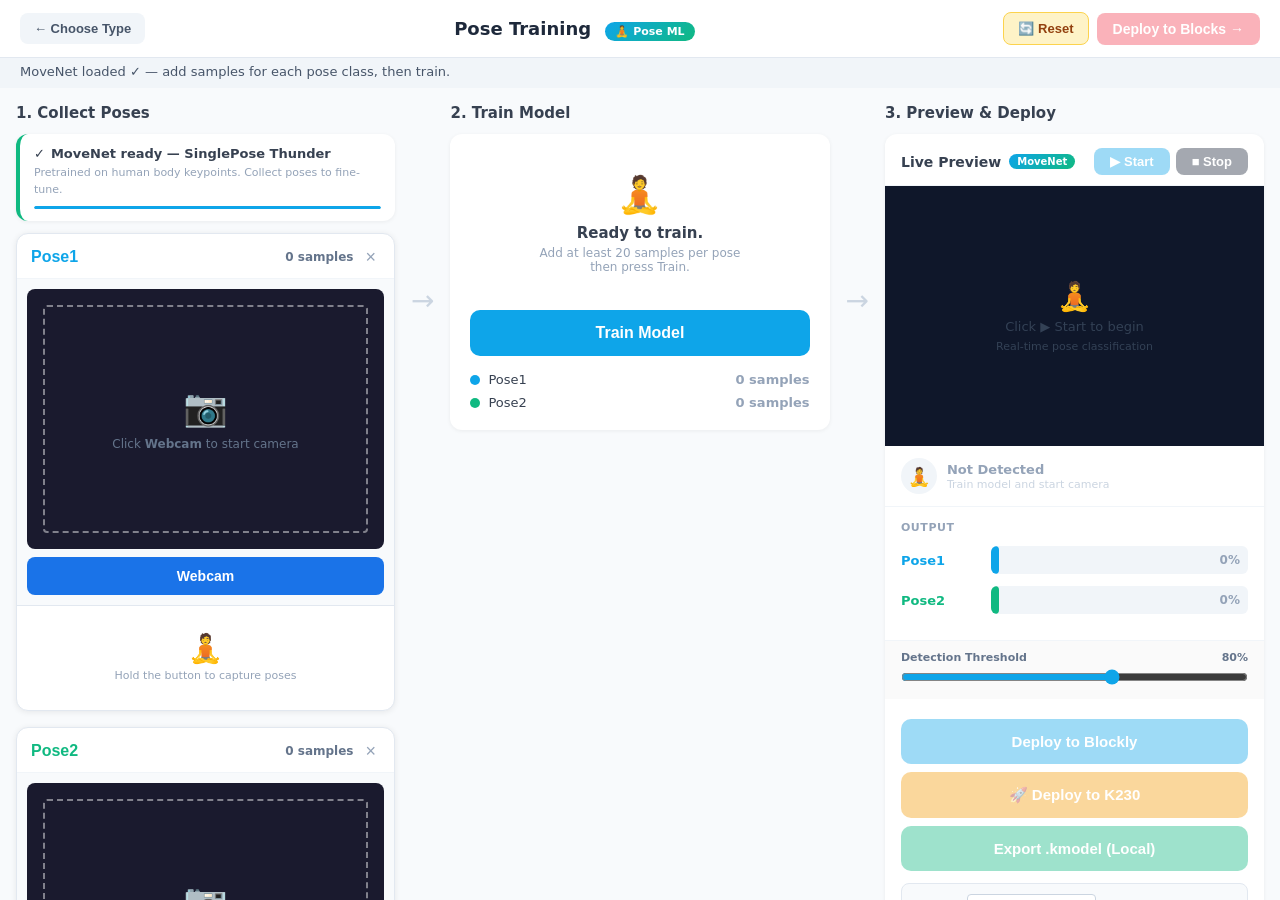
<file: pose.html>
<!DOCTYPE html>
<html lang="en">

<head>
    <meta charset="utf-8" />
    <meta name="viewport" content="width=device-width, initial-scale=1, maximum-scale=1, viewport-fit=cover" />
    <title>Pose Model Training — K230</title>

    <!-- TF.js core -->
    <script src="./offline_libs/js/tf.min.js"></script>
    <!-- MoveNet via pose-detection API (replaces PoseNet) -->
    <script src="./offline_libs/js/pose-detection.min.js"></script>
    <script src="./offline_libs/js/tf-backend-webgl.min.js"></script>
    <!-- JSZip for export/deploy -->
    <script src="./offline_libs/js/jszip.min.js"></script>

  <link rel="stylesheet" href="css/pose.css" />
</head>

<body>

    <div class="header">
        <button class="back-btn" onclick="goBack()">← Choose Type</button>
        <h1>Pose Training <span class="header-badge">🧘 Pose ML</span></h1>
        <div style="display:flex;gap:8px;align-items:center">
            <button class="reset-btn" onclick="resetPage()">🔄 Reset</button>
            <button class="deploy-btn" id="deployHeaderBtn" onclick="deployToBlockly()" disabled>
                Deploy to Blocks →
            </button>
        </div>
    </div>

    <div class="status-bar" id="statusBar">Loading MoveNet model — please wait...</div>

    <div class="columns">

        <!-- ── Column 1: Collect ── -->
        <div class="col">
            <div class="col-title">1. Collect Poses</div>

            <!-- Model load bar -->
            <div class="model-load-bar" id="modelLoadBar">
                <div class="model-load-title">
                    <span id="modelLoadIcon">⏳</span>
                    <span id="modelLoadTitle">Loading MoveNet backbone...</span>
                </div>
                <div class="model-load-status" id="modelLoadStatus">
                    Downloading MoveNet Thunder (~13 MB). Runs once.
                </div>
                <div class="model-load-track">
                    <div class="model-load-fill" id="modelLoadFill"></div>
                </div>
            </div>

            <div id="classList"></div>

            <button class="add-class-btn" onclick="addClass()" id="addClassBtn" disabled>
                + Add a Pose Class
            </button>

            <div class="tips-box">
                💡 <b>Tips for pose training:</b><br>
                • Hold each pose clearly and steadily<br>
                • 20–30 samples per pose is ideal<br>
                • Vary your position slightly each sample<br>
                • Make sure your full body is in frame<br>
                • Good lighting helps keypoint accuracy
            </div>
            <div class="warn-box">
                ℹ️ <b>How it works:</b><br>
                • MoveNet extracts 17 body keypoints<br>
                • A dense classifier is trained on top<br>
                • Only one person per frame is detected<br>
                • Runs fully in your browser — no server
            </div>
        </div>

        <div class="arrow">→</div>

        <!-- ── Column 2: Train ── -->
        <div class="col">
            <div class="col-title">2. Train Model</div>
            <div class="train-card">
                <div id="trainStateBox">
                    <div class="state-ready">
                        <div class="icon">🧘</div>
                        <h3>Ready to train.</h3>
                        <p>Add at least 20 samples per pose<br>then press Train.</p>
                    </div>
                </div>
                <button class="train-btn" id="trainBtn" onclick="trainModel()" disabled>
                    Train Model
                </button>
                <div class="stats" id="statsList"></div>
            </div>
        </div>

        <div class="arrow">→</div>

        <!-- ── Column 3: Preview & Deploy ── -->
        <div class="col">
            <div class="col-title">3. Preview &amp; Deploy</div>
            <div class="preview-card">

                <div class="preview-header">
                    <div style="display:flex;align-items:center;gap:8px">
                        <span class="preview-title">Live Preview</span>
                        <span class="model-badge">MoveNet</span>
                    </div>
                    <div style="display:flex;gap:6px">
                        <button class="action-btn btn-test" id="testBtn" onclick="startLivePreview()" disabled style="width:auto;padding:6px 16px;font-size:13px;margin-top:0;
                               background:#0ea5e9;border-radius:8px">
                            ▶ Start
                        </button>
                        <button class="action-btn" id="stopBtn" onclick="stopLivePreview()" disabled style="width:auto;padding:6px 16px;font-size:13px;margin-top:0;
                               background:#1e293b;border-radius:8px">
                            ■ Stop
                        </button>
                    </div>
                </div>

                <!-- Live camera canvas -->
                <div class="preview-vis-wrap" id="previewWrap" style="height:260px">
                    <canvas id="previewCanvas" class="preview-vis-canvas"
                        style="width:100%;height:100%;display:block;object-fit:cover"></canvas>
                    <div class="preview-placeholder" id="previewPlaceholder">
                        <div class="cam-icon">🧘</div>
                        <div>Click ▶ Start to begin</div>
                        <div style="font-size:11px;color:#334155">Real-time pose classification</div>
                    </div>
                </div>

                <div class="detect-status" id="detectStatus">
                    <div style="width:36px;height:36px;border-radius:50%;background:#f1f5f9;
                     display:flex;align-items:center;justify-content:center;
                     font-size:18px;flex-shrink:0">🧘</div>
                    <div>
                        <div style="font-size:13px;font-weight:700;color:#94a3b8">Not Detected</div>
                        <div style="font-size:11px;color:#cbd5e1;margin-top:1px">Train model and start camera</div>
                    </div>
                </div>

                <div class="output-section">
                    <div class="output-title">Output</div>
                    <div id="outputBars"></div>
                </div>

                <div class="threshold-wrap">
                    <div class="threshold-label">
                        <span>Detection Threshold</span>
                        <span id="thresholdValue">80%</span>
                    </div>
                    <input type="range" class="threshold-slider" id="thresholdSlider" min="50" max="99" value="80"
                        oninput="updateThreshold(this.value)" />
                </div>

                <div class="action-wrap">
                    <button class="action-btn btn-deploy" id="deployCardBtn" onclick="deployToBlockly()" disabled>Deploy
                        to Blockly</button>
                    <button class="action-btn btn-deploy-k230" id="deployK230Btn" onclick="deployToK230()" disabled>🚀
                        Deploy to K230</button>
                    <button class="action-btn btn-export" id="exportBtn" onclick="exportKmodel()" disabled>Export
                        .kmodel (Local)</button>

                    <div class="k230-settings">
                        <div class="k230-row">
                            <span>Method:</span>
                            <select class="k230-select" id="deployMethodInput"
                                onchange="onDeployMethodChange(this.value)">
                                <option value="wifi" selected>Wi-Fi</option>
                                <option value="online">🌐 Online Wi-Fi</option>
                                <option value="usb">USB (WebSerial)</option>
                            </select>
                        </div>
                        <div class="k230-row" id="wifiRow">
                            <span>K230 IP:</span>
                            <input type="text" class="k230-input" id="k230IpInput" value="192.168.4.1"
                                style="width:110px">
                            <span>Port:</span>
                            <input type="text" class="k230-input" id="k230PortInput" value="8080" style="width:50px">
                        </div>
                        <div class="k230-row" id="onlineWifiRow" style="display:none">
                            <span>Board IP:</span>
                            <input type="text" class="k230-input" id="onlineIpInput" value="192.168.0.128" style="width:110px">
                            <span>Port:</span>
                            <input type="text" class="k230-input" id="onlinePortInput" value="8080" style="width:50px">
                            <button class="k230-mini-btn k230-mini-detect" id="onlineDetectBtn" onclick="autoDetectOnlineK230()">Auto-Detect</button>
                            <button class="k230-mini-btn k230-mini-ping" id="onlinePingBtn" onclick="pingOnlineK230()">Ping</button>
                        </div>
                        <div class="k230-online-status" id="onlinePingStatus"></div>
                        <div class="k230-row" id="usbBaudRow" style="display:none">
                            <span>Baud:</span>
                            <select class="k230-select" id="usbBaudSelect">
                                <option value="115200">115200 — safe</option>
                                <option value="921600" selected>921600 — fast</option>
                            </select>
                        </div>
                    </div>

                    <div class="serial-warn" id="serialWarn">
                        ⚡ <b>USB requires Chrome / Edge v89+</b> on desktop.
                    </div>

                    <div class="usb-progress-panel" id="usbProgressPanel">
                        <div class="usb-progress-title">
                            <span class="pulse-dot"></span> USB Transfer
                        </div>
                        <div class="usb-file-row">
                            <div class="usb-file-label">
                                <span>pose_model.kmodel</span><span id="usbFile1Pct">0%</span>
                            </div>
                            <div class="usb-file-bar">
                                <div class="usb-file-fill" id="usbFile1Fill" style="background:#f59e0b"></div>
                            </div>
                        </div>
                        <div class="usb-file-row">
                            <div class="usb-file-label">
                                <span>pose_labels.txt</span><span id="usbFile2Pct">0%</span>
                            </div>
                            <div class="usb-file-bar">
                                <div class="usb-file-fill" id="usbFile2Fill" style="background:#38bdf8"></div>
                            </div>
                        </div>
                        <div class="usb-log" id="usbLog"></div>
                    </div>

                    <p class="hint">
                        <b>Deploy to Blockly</b> adds pose AI blocks.<br>
                        <b>Deploy to K230</b> pushes model to board.<br>
                        <b>Export</b> downloads files locally.
                    </p>
                </div>
            </div>
        </div>

    </div>

  <script src="js/pose_block_01.js"></script>
<script>        // Fix 100vh on Android Expo WebView — set body height to actual visible height
        if (window.ReactNativeWebView) {
            function _fixBodyH() { document.body.style.height = window.innerHeight + 'px'; }
            _fixBodyH();
            window.addEventListener('resize', _fixBodyH);
        }
    </script>
</body>

</html>
</file>
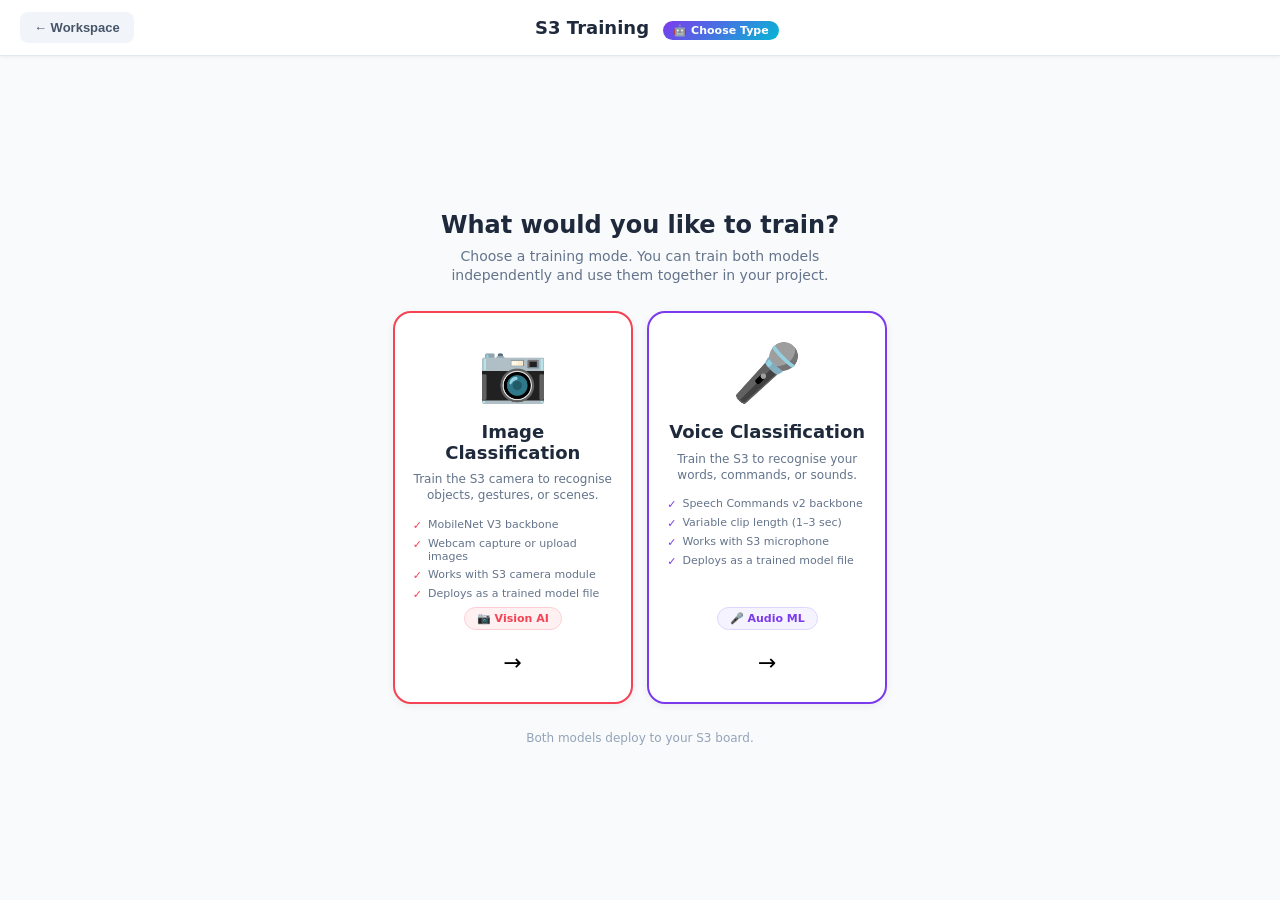
<file: s3_picker.html>
<!DOCTYPE html>
<html lang="en">

<head>
    <meta charset="utf-8" />
    <meta name="viewport" content="width=device-width, initial-scale=1" />
    <title>S3 Training — Choose Type</title>
  <link rel="stylesheet" href="css/s3_picker.css" />
</head>

<body>

    <div class="header">
        <button class="back-btn" onclick="goBack()">← Workspace</button>
        <h1>S3 Training <span class="header-badge">🤖 Choose Type</span></h1>
        <div style="width:80px"></div><!-- spacer -->
    </div>

    <div class="content">
        <div class="heading">
            <h2>What would you like to train?</h2>
            <p>Choose a training mode. You can train both models independently and use them together in your project.
            </p>
        </div>

        <div class="cards">

            <!-- Image Classification -->
            <div class="card card-image" onclick="openImageTrain()">
                <span class="card-icon">📷</span>
                <div class="card-title">Image Classification</div>
                <div class="card-desc">
                    Train the S3 camera to recognise objects, gestures, or scenes.
                </div>
                <div class="card-features">
                    <div class="card-feature">MobileNet V3 backbone</div>
                    <div class="card-feature">Webcam capture or upload images</div>
                    <div class="card-feature">Works with S3 camera module</div>
                    <div class="card-feature">Deploys as a trained model file</div>
                </div>
                <span class="card-badge">📷 Vision AI</span>
                <div class="card-arrow">→</div>
            </div>

            <!-- Voice Classification -->
            <div class="card card-voice" onclick="openVoiceTrain()">
                <span class="card-icon">🎤</span>
                <div class="card-title">Voice Classification</div>
                <div class="card-desc">
                    Train the S3 to recognise your words, commands, or sounds.
                </div>
                <div class="card-features">
                    <div class="card-feature">Speech Commands v2 backbone</div>
                    <div class="card-feature">Variable clip length (1–3 sec)</div>
                    <div class="card-feature">Works with S3 microphone</div>
                    <div class="card-feature">Deploys as a trained model file</div>
                </div>
                <span class="card-badge">🎤 Audio ML</span>
                <div class="card-arrow">→</div>
            </div>

        </div>

        <div class="hint">
            Both models deploy to your S3 board.
        </div>
    </div>

<script>        'use strict';

        function send(type, extra) {
            const payload = JSON.stringify({ type, ...extra });
            if (window.ReactNativeWebView) {
                window.ReactNativeWebView.postMessage(payload);
            } else if (window.parent !== window) {
                window.parent.postMessage(payload, '*');
                window.opener?.postMessage(payload, '*');
            } else {
                // Standalone browser — navigate directly
                if (type === 'OPEN_AI_TRAIN') window.location.href = 'train.html';
                if (type === 'OPEN_VOICE_TRAIN') window.location.href = 'train_voice_v2.html';
                if (type === 'CLOSE_S3_PICKER') window.location.href = 'index.html';
            }
        }

        function openImageTrain() {
            try { localStorage.setItem('blockly_active_train_board', 's3'); } catch (e) { }
            send('OPEN_AI_TRAIN');
        }

        function openVoiceTrain() {
            try { localStorage.setItem('blockly_active_train_board', 's3'); } catch (e) { }
            send('OPEN_VOICE_TRAIN');
        }

        function goBack() {
            send('CLOSE_S3_PICKER');
        }
    </script>
<script>        // Fix 100vh on Android Expo WebView — set body height to actual visible height
        if (window.ReactNativeWebView) {
            function _fixBodyH() { document.body.style.height = window.innerHeight + 'px'; }
            _fixBodyH();
            window.addEventListener('resize', _fixBodyH);
        }
    </script>
</body>

</html>
</file>
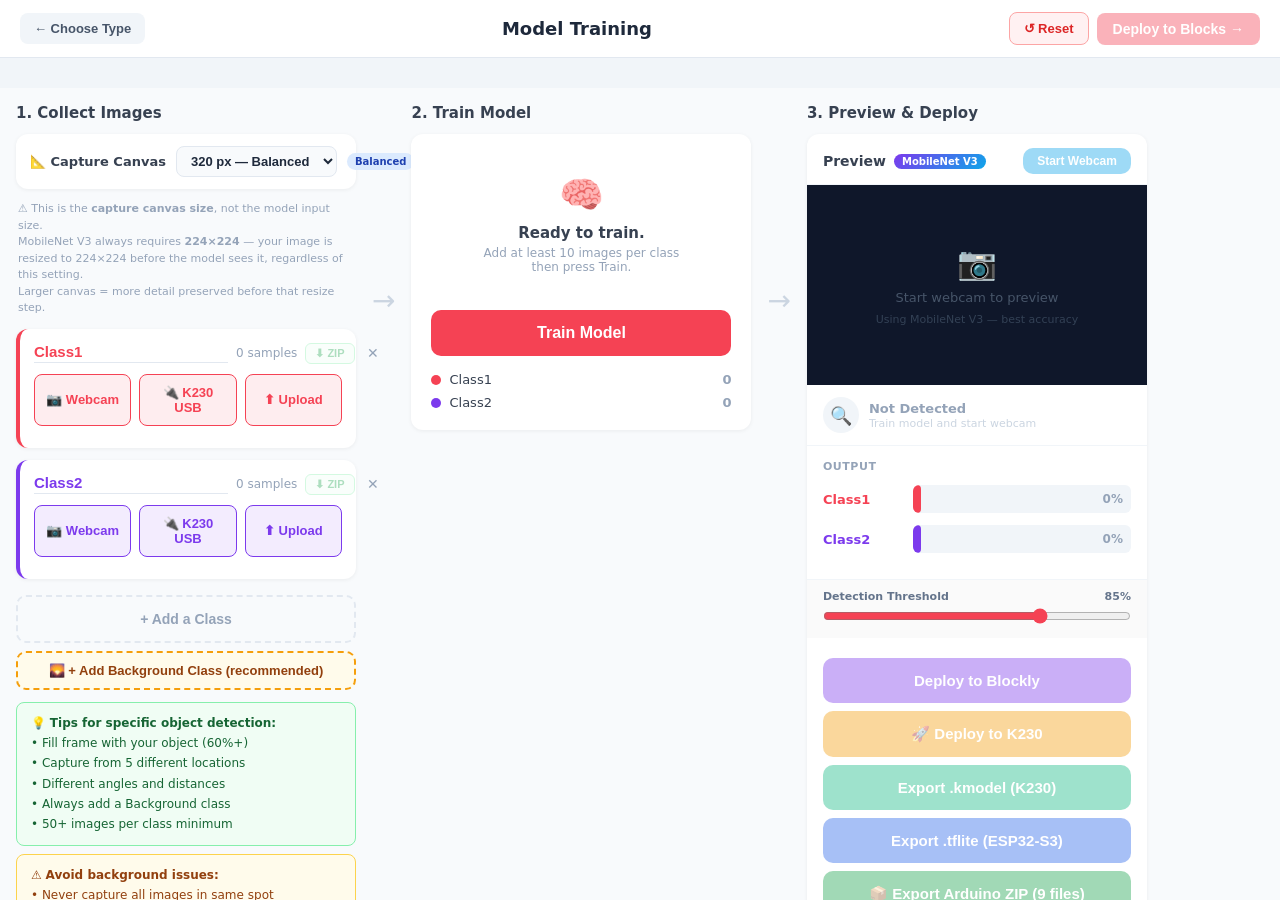
<file: train.html>
<!DOCTYPE html>
<html lang="en">

<head>
    <meta charset="utf-8" />
    <meta name="viewport" content="width=device-width, initial-scale=1" />
    <title>Model Training — MobileNet V3</title>
    <script src="./offline_libs/js/tf.min.js"></script>
    <script src="./offline_libs/js/jszip.min.js"></script>
  <link rel="stylesheet" href="css/train.css" />
</head>

<body>

    <div class="header">
        <button class="back-btn" onclick="goBack()">← Choose Type</button>
        <h1>Model Training</h1>
        <div style="display:flex;gap:8px;align-items:center;">
            <button class="reset-btn" onclick="resetState()">↺ Reset</button>
            <button class="deploy-btn" id="deployHeaderBtn" onclick="deployToBlockly()" disabled>
                Deploy to Blocks →
            </button>
        </div>
    </div>

    <div class="status-bar" id="statusBar"></div>

    <div class="columns">

        <!-- Column 1: Collect -->
        <div class="col">
            <div class="col-title">1. Collect Images</div>

            <!-- ── Crop Size Selector ── -->
            <div class="crop-size-bar">
                <span class="crop-size-label">📐 Capture Canvas</span>
                <select class="crop-size-select" id="cropSizeSelect" onchange="updateCropSize(this.value)">
                    <option value="96">96 px — Tiny</option>
                    <option value="224">224 px — Fast</option>
                    <option value="320" selected>320 px — Balanced</option>
                    <option value="480">480 px — Sharp</option>
                </select>
                <span class="crop-size-badge badge-320" id="cropSizeBadge">Balanced</span>
            </div>
            <div class="crop-size-hint" style="margin-bottom:12px;padding:0 2px;">
                ⚠️ This is the <b>capture canvas size</b>, not the model input size.<br>
                MobileNet V3 always requires <b>224×224</b> — your image is resized to
                224×224 before the model sees it, regardless of this setting.<br>
                Larger canvas = more detail preserved before that resize step.
            </div>

            <div id="classList"></div>
            <button class="add-class-btn" onclick="addClass()">
                + Add a Class
            </button>
            <button class="add-bg-btn" onclick="addBackgroundClass()">
                🌄 + Add Background Class (recommended)
            </button>
            <div class="tips-box">
                💡 <b>Tips for specific object detection:</b><br>
                • Fill frame with your object (60%+)<br>
                • Capture from 5 different locations<br>
                • Different angles and distances<br>
                • Always add a Background class<br>
                • 50+ images per class minimum
            </div>
            <div class="warn-box">
                ⚠️ <b>Avoid background issues:</b><br>
                • Never capture all images in same spot<br>
                • Move to different rooms/walls<br>
                • Background class teaches "nothing here"
            </div>
        </div>

        <div class="arrow">→</div>

        <!-- Column 2: Train -->
        <div class="col">
            <div class="col-title">2. Train Model</div>
            <div class="train-card">
                <div id="trainStateBox">
                    <div class="state-ready">
                        <div class="icon">🧠</div>
                        <h3>Ready to train.</h3>
                        <p>Add at least 10 images per class<br>
                            then press Train.</p>
                    </div>
                </div>
                <button class="train-btn" id="trainBtn" onclick="trainModel()">
                    Train Model
                </button>
                <div class="stats" id="statsList"></div>
            </div>
        </div>

        <div class="arrow">→</div>

        <!-- Column 3: Preview -->
        <div class="col">
            <div class="col-title">3. Preview &amp; Deploy</div>
            <div class="preview-card">

                <div class="preview-header">
                    <div style="display:flex;align-items:center;gap:8px;">
                        <span class="preview-title">Preview</span>
                        <span class="model-badge">MobileNet V3</span>
                    </div>
                    <button class="action-btn btn-test" id="testBtn" onclick="toggleTestWebcam()" disabled style="width:auto;padding:6px 14px;
                           font-size:12px;margin-top:0">
                        Start Webcam
                    </button>
                </div>

                <div id="videoWrap">
                    <div class="no-cam-placeholder" id="camPlaceholder">
                        <div class="cam-icon">📷</div>
                        <div>Start webcam to preview</div>
                        <div style="font-size:11px;color:#334155;">
                            Using MobileNet V3 — best accuracy
                        </div>
                    </div>
                    <video id="testVideo" class="test-video" autoplay playsinline muted></video>
                </div>

                <div class="detect-status" id="detectStatus">
                    <div style="
                    width:36px;height:36px;border-radius:50%;
                    background:#f1f5f9;display:flex;
                    align-items:center;justify-content:center;
                    font-size:18px;flex-shrink:0;">🔍</div>
                    <div>
                        <div style="font-size:13px;font-weight:700;
                        color:#94a3b8;">Not Detected</div>
                        <div style="font-size:11px;color:#cbd5e1;
                        margin-top:1px;">
                            Train model and start webcam
                        </div>
                    </div>
                </div>

                <div class="output-section">
                    <div class="output-title">Output</div>
                    <div id="outputBars"></div>
                </div>

                <div class="threshold-wrap">
                    <div class="threshold-label">
                        <span>Detection Threshold</span>
                        <span id="thresholdValue">85%</span>
                    </div>
                    <input type="range" class="threshold-slider" id="thresholdSlider" min="50" max="99" value="85"
                        oninput="updateThreshold(this.value)" />
                </div>

                <div class="action-wrap">
                    <button class="action-btn btn-deploy" id="deployCardBtn" onclick="deployToBlockly()" disabled>
                        Deploy to Blockly
                    </button>
                    <button class="action-btn btn-deploy-k230" id="deployK230Btn" onclick="deployToK230()" disabled>
                        🚀 Deploy to K230
                    </button>
                    <button class="action-btn btn-export" id="exportBtn" onclick="exportKmodel()" disabled>
                        Export .kmodel (K230)
                    </button>
                    <button class="action-btn btn-export-esp32" id="exportEsp32Btn" onclick="exportTflite()" disabled>
                        Export .tflite (ESP32-S3)
                    </button>
                    <button class="action-btn btn-export-arduino" id="exportArduinoBtn" onclick="exportArduinoZip()" disabled>
                        📦 Export Arduino ZIP (9 files)
                    </button>
                    <button class="action-btn btn-deploy-esp32" id="deployEsp32Btn" onclick="deployToEsp32()" disabled>
                        🔌 Deploy to ESP32 (WebSerial)
                    </button>

                    <div class="serial-panel" id="serialPanel">
                        <div class="serial-bar">
                            <div class="serial-dot" id="serialDot"></div>
                            <span id="serialStatusMsg">Generate Arduino ZIP first, then click Upload.</span>
                        </div>
                        <div class="serial-log" id="serialLog"></div>
                    </div>

                    <!-- Backend URL (used by camera polling + deploy) -->
                    <div style="display:flex;align-items:center;gap:5px;margin-top:10px;">
                        <span style="font-size:12px;color:#64748b;white-space:nowrap;">Backend URL:</span>
                        <input type="text" class="k230-input" id="backendUrlInput"
                            style="width:250px;"
                            title="Backend URL — auto-detected from page origin">
                    </div>

                    <!-- K230 Deploy settings -->
                    <div class="k230-settings">
                        <div class="k230-row">
                            <span>Method:</span>
                            <select class="k230-select" id="deployMethodInput"
                                onchange="onDeployMethodChange(this.value)">
                                <option value="wifi" selected>Wi-Fi</option>
                                <option value="online">🌐 Online Wi-Fi</option>
                                <option value="usb">USB (WebSerial)</option>
                            </select>
                        </div>
                        <div class="k230-row" id="wifiRow">
                            <span>K230 IP:</span>
                            <input type="text" class="k230-input" id="k230IpInput" value="192.168.4.1" style="width:110px;">
                            <span>Port:</span>
                            <input type="text" class="k230-input" id="k230PortInput" value="8080" style="width:50px;">
                        </div>
                        <div class="k230-row" id="onlineWifiRow" style="display:none;">
                            <span>Board IP:</span>
                            <input type="text" class="k230-input" id="onlineIpInput" value="192.168.0.128" style="width:110px;">
                            <span>Port:</span>
                            <input type="text" class="k230-input" id="onlinePortInput" value="8080" style="width:50px;">
                            <button class="k230-mini-btn k230-mini-detect" id="onlineDetectBtn" onclick="autoDetectOnlineK230()">Auto-Detect</button>
                            <button class="k230-mini-btn k230-mini-ping" id="onlinePingBtn" onclick="pingOnlineK230()">Ping</button>
                        </div>
                        <div class="k230-online-status" id="onlinePingStatus"></div>
                        <div class="k230-row" id="usbBaudRow" style="display:none;">
                            <span>Baud:</span>
                            <select class="k230-select" id="usbBaudSelect">
                                <option value="115200">115200 — safe</option>
                                <option value="921600" selected>921600 — fast</option>
                            </select>
                        </div>
                    </div>

                    <!-- WebSerial not-supported warning -->
                    <div class="serial-warn" id="serialWarn">
                        ⚡ <b>USB requires Chrome / Edge v89+</b> on desktop.<br>
                        Switch to Wi-Fi or open in a supported browser.
                    </div>

                    <!-- USB live progress panel -->
                    <div class="usb-progress-panel" id="usbProgressPanel">
                        <div class="usb-progress-title">
                            <span class="pulse-dot"></span> USB Transfer
                        </div>
                        <div class="usb-file-row">
                            <div class="usb-file-label">
                                <span>model.kmodel</span><span id="usbFile1Pct">0%</span>
                            </div>
                            <div class="usb-file-bar">
                                <div class="usb-file-fill" id="usbFile1Fill" style="background:#f59e0b;"></div>
                            </div>
                        </div>
                        <div class="usb-file-row">
                            <div class="usb-file-label">
                                <span>labels.txt</span><span id="usbFile2Pct">0%</span>
                            </div>
                            <div class="usb-file-bar">
                                <div class="usb-file-fill" id="usbFile2Fill" style="background:#38bdf8;"></div>
                            </div>
                        </div>
                        <div class="usb-log" id="usbLog"></div>
                    </div>

                    <p class="hint">
                        <b>Deploy to Blockly</b> adds AI blocks.<br>
                        <b>Deploy to K230</b> pushes model directly to board.<br>
                        <b>Export .kmodel</b> / <b>.tflite</b> downloads model locally.<br>
                        <b>Export Arduino ZIP</b> downloads 9 ready-to-flash Arduino files and auto-deploys to DFR1154 via Serial (Chrome/Edge only — a port picker appears first).
                    </p>
                </div>

            </div>
        </div>

    </div>

    <!-- Beautiful modern popup modal for ESP32 RST guidance -->
    <div id="rstModal" style="display:none; position:fixed; top:0; left:0; width:100%; height:100%; background:rgba(15,23,42,0.7); backdrop-filter:blur(4px); z-index:99999; justify-content:center; align-items:center; transition: opacity 0.3s ease;">
        <div style="background:#ffffff; border-radius:20px; max-width:440px; width:90%; padding:30px; box-shadow:0 20px 25px -5px rgba(0,0,0,0.1), 0 10px 10px -5px rgba(0,0,0,0.04); border:1px solid #f1f5f9; text-align:center;">
            <div style="background:#fef9c3; border-radius:50%; width:60px; height:60px; display:flex; align-items:center; justify-content:center; margin:0 auto 20px;">
                <span style="font-size:28px;">🔌</span>
            </div>
            <h3 style="margin-bottom:12px; color:#0f172a; font-size:20px; font-weight:800; font-family:system-ui, -apple-system, sans-serif;">Prepare ESP32 Board</h3>
            <p style="font-size:14px; color:#475569; margin-bottom:24px; line-height:1.6; font-family:system-ui, -apple-system, sans-serif; text-align:left;">
                Your 19 KB model is trained and ready! To prevent the board from starting its old model and locking the connection, please follow these steps:
                <br><br>
                1. <strong>Press and release</strong> the physical <strong>RST (Reset)</strong> button on your board now.
                <br>
                2. Click <strong>Connect & Upload</strong> below immediately!
            </p>
            <div style="display:flex; gap:12px;">
                <button id="rstCancelBtn" style="flex:1; background:#f1f5f9; color:#475569; border:none; padding:12px; border-radius:10px; font-weight:700; cursor:pointer; font-size:14px; transition: background 0.2s;">
                    Cancel
                </button>
                <button id="rstModalBtn" style="flex:2; background:#eab308; color:#fff; border:none; padding:12px; border-radius:10px; font-weight:700; cursor:pointer; font-size:14px; transition: background 0.2s; box-shadow:0 4px 6px -1px rgba(234,179,8,0.3);">
                    Connect & Upload
                </button>
            </div>
        </div>
    </div>

  <script src="js/train_block_01.js"></script>
<script>  // Fix 100vh on Android Expo WebView — set body height to actual visible height
  if (window.ReactNativeWebView) {
    function _fixBodyH() { document.body.style.height = window.innerHeight + 'px'; }
    _fixBodyH();
    window.addEventListener('resize', _fixBodyH);
  }
</script>
</body>

</html>
</file>
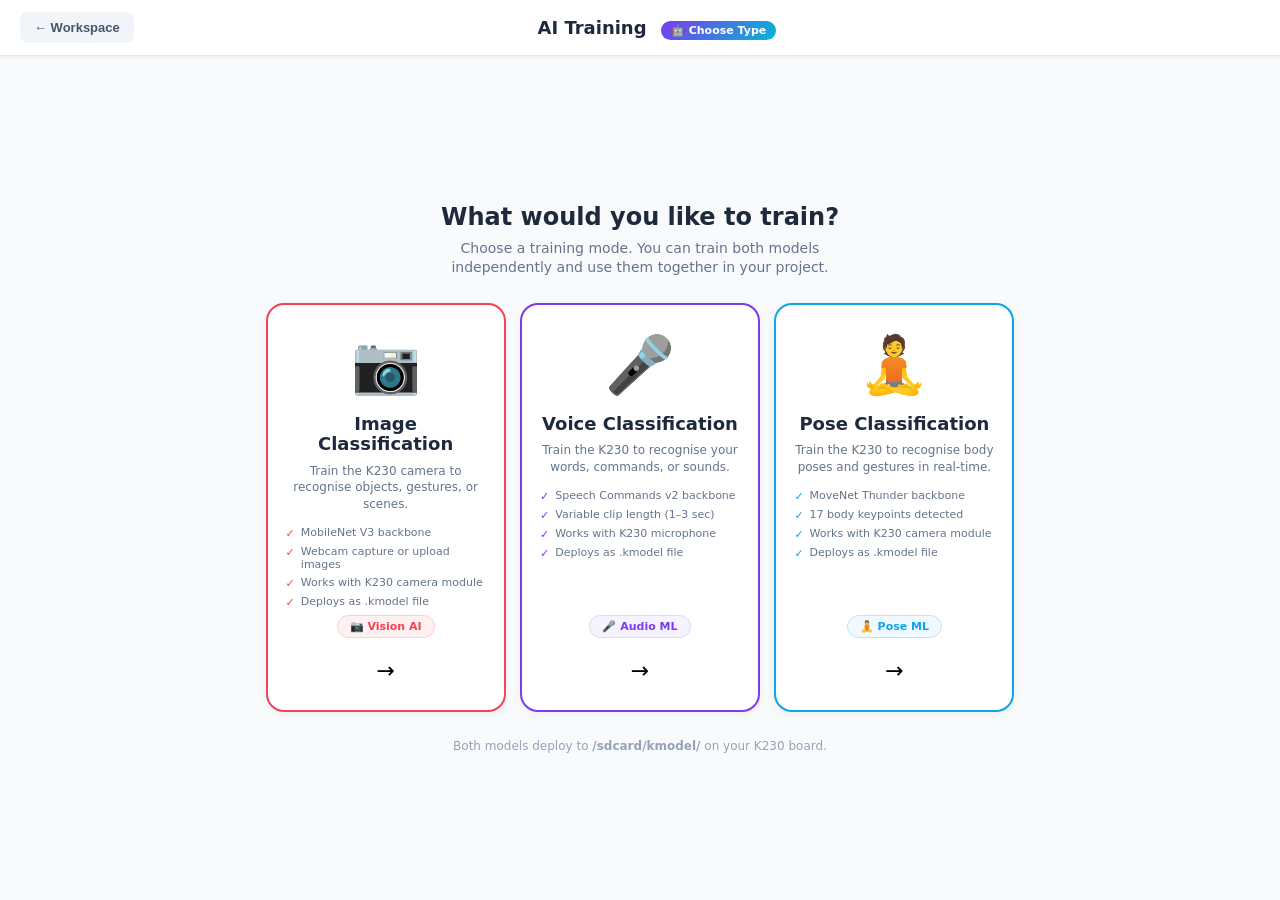
<file: train_picker.html>
<!DOCTYPE html>
<html lang="en">

<head>
    <meta charset="utf-8" />
    <meta name="viewport" content="width=device-width, initial-scale=1" />
    <title>AI Training — Choose Type</title>
  <link rel="stylesheet" href="css/train_picker.css" />
</head>

<body>

    <div class="header">
        <button class="back-btn" onclick="goBack()">← Workspace</button>
        <h1>AI Training <span class="header-badge">🤖 Choose Type</span></h1>
        <div style="width:80px"></div><!-- spacer -->
    </div>

    <div class="content">
        <div class="heading">
            <h2>What would you like to train?</h2>
            <p>Choose a training mode. You can train both models independently and use them together in your project.
            </p>
        </div>

        <div class="cards">

            <!-- Image Classification -->
            <div class="card card-image" onclick="openImageTrain()">
                <span class="card-icon">📷</span>
                <div class="card-title">Image Classification</div>
                <div class="card-desc">
                    Train the K230 camera to recognise objects, gestures, or scenes.
                </div>
                <div class="card-features">
                    <div class="card-feature">MobileNet V3 backbone</div>
                    <div class="card-feature">Webcam capture or upload images</div>
                    <div class="card-feature">Works with K230 camera module</div>
                    <div class="card-feature">Deploys as .kmodel file</div>
                </div>
                <span class="card-badge">📷 Vision AI</span>
                <div class="card-arrow">→</div>
            </div>

            <!-- Voice Classification -->
            <div class="card card-voice" onclick="openVoiceTrain()">
                <span class="card-icon">🎤</span>
                <div class="card-title">Voice Classification</div>
                <div class="card-desc">
                    Train the K230 to recognise your words, commands, or sounds.
                </div>
                <div class="card-features">
                    <div class="card-feature">Speech Commands v2 backbone</div>
                    <div class="card-feature">Variable clip length (1–3 sec)</div>
                    <div class="card-feature">Works with K230 microphone</div>
                    <div class="card-feature">Deploys as .kmodel file</div>
                </div>
                <span class="card-badge">🎤 Audio ML</span>
                <div class="card-arrow">→</div>
            </div>

            <!-- Pose Classification -->
            <div class="card card-pose" onclick="openPoseTrain()">
                <span class="card-icon">🧘</span>
                <div class="card-title">Pose Classification</div>
                <div class="card-desc">
                    Train the K230 to recognise body poses and gestures in real-time.
                </div>
                <div class="card-features">
                    <div class="card-feature">MoveNet Thunder backbone</div>
                    <div class="card-feature">17 body keypoints detected</div>
                    <div class="card-feature">Works with K230 camera module</div>
                    <div class="card-feature">Deploys as .kmodel file</div>
                </div>
                <span class="card-badge">🧘 Pose ML</span>
                <div class="card-arrow">→</div>
            </div>

        </div>

        <div class="hint">
            Both models deploy to <b>/sdcard/kmodel/</b> on your K230 board.
        </div>
    </div>

<script>        'use strict';

        function send(type, extra) {
            const payload = JSON.stringify({ type, ...extra });
            if (window.ReactNativeWebView) {
                window.ReactNativeWebView.postMessage(payload);
            } else if (window.parent !== window) {
                window.parent.postMessage(payload, '*');
                window.opener?.postMessage(payload, '*');
            } else {
                // Standalone browser — navigate directly
                if (type === 'OPEN_AI_TRAIN') window.location.href = 'train.html';
                if (type === 'OPEN_VOICE_TRAIN') window.location.href = 'train_voice_v2.html';
                if (type === 'OPEN_POSE_TRAIN') window.location.href = 'pose.html';
                if (type === 'CLOSE_PICKER') window.location.href = 'index.html';
            }
        }

        function openImageTrain() {
            try { localStorage.setItem('blockly_active_train_board', 'k230'); } catch (e) { }
            send('OPEN_AI_TRAIN');
        }

        function openVoiceTrain() {
            try { localStorage.setItem('blockly_active_train_board', 'k230'); } catch (e) { }
            send('OPEN_VOICE_TRAIN');
        }

        function openPoseTrain() {
            try { localStorage.setItem('blockly_active_train_board', 'k230'); } catch (e) { }
            send('OPEN_POSE_TRAIN');
        }

        function goBack() {
            send('CLOSE_PICKER');
        }
    </script>
<script>        // Fix 100vh on Android Expo WebView — set body height to actual visible height
        if (window.ReactNativeWebView) {
            function _fixBodyH() { document.body.style.height = window.innerHeight + 'px'; }
            _fixBodyH();
            window.addEventListener('resize', _fixBodyH);
        }
    </script>
</body>

</html>
</file>
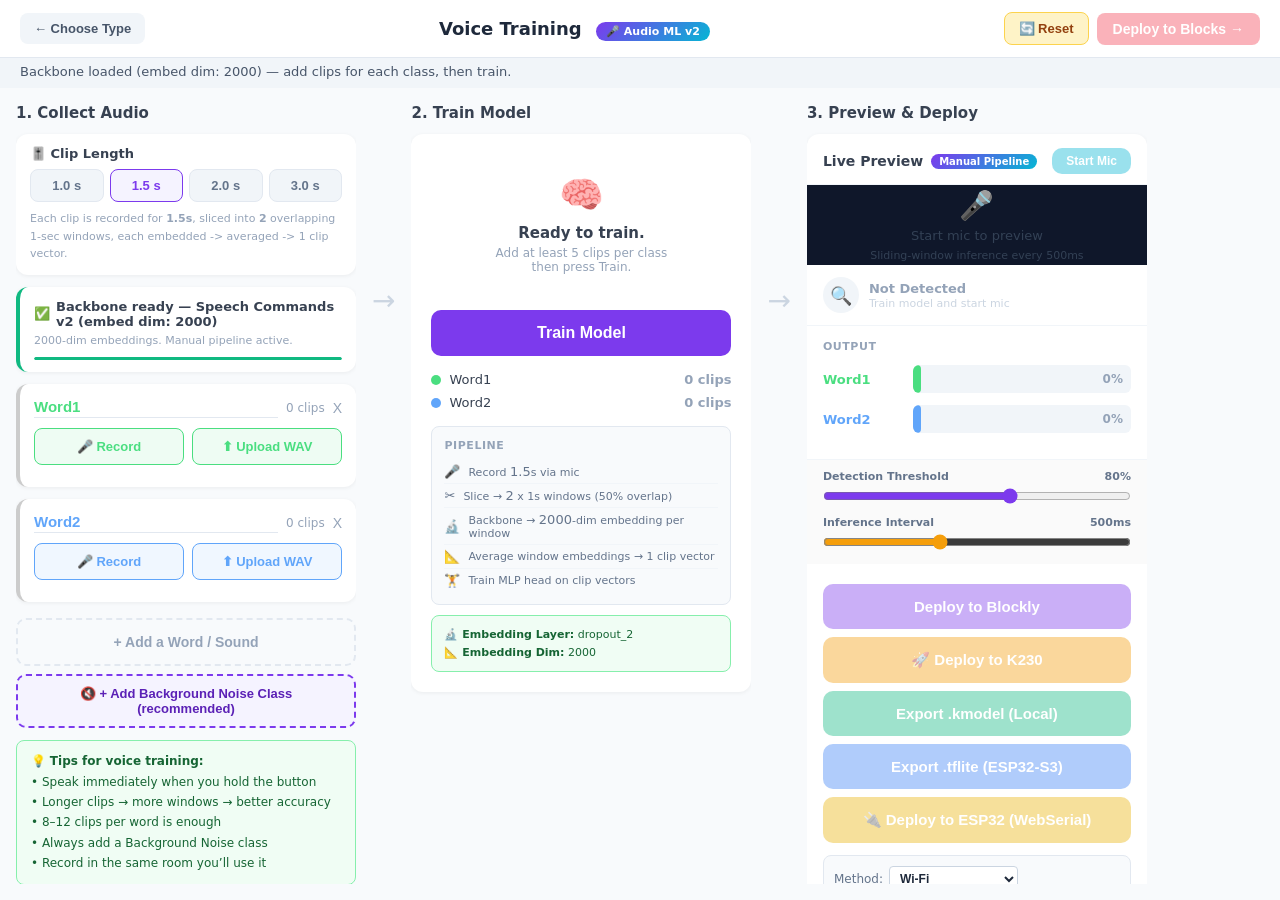
<file: train_voice_v2.html>
<!DOCTYPE html>
<html lang="en">
<head>
<meta charset="utf-8"/>
<meta name="viewport" content="width=device-width, initial-scale=1"/>
<title>Voice Training v2 — Variable Clip Length</title>
<script src="./offline_libs/js/tf.min.js"></script>
<script src="./offline_libs/js/speech-commands.min.js"></script>
<script src="./offline_libs/js/jszip.min.js"></script>
  <link rel="stylesheet" href="css/train_voice_v2.css" />
</head>
<body>

<div class="header">
    <button class="back-btn" onclick="goBack()">&#x2190; Choose Type</button>
    <h1>Voice Training <span class="header-badge">&#x1F3A4; Audio ML v2</span></h1>
    <div style="display:flex;gap:8px;align-items:center">
        <button class="reset-btn" onclick="resetAll()">&#x1F504; Reset</button>
        <button class="deploy-btn" id="deployHeaderBtn" onclick="deployToBlockly()" disabled>
            Deploy to Blocks &#x2192;
        </button>
    </div>
</div>

<div class="status-bar" id="statusBar">Loading Speech Commands backbone &#x2014; please wait&#x2026;</div>

<div class="columns">

    <!-- Column 1: Collect -->
    <div class="col">
        <div class="col-title">1. Collect Audio</div>

        <div class="clip-size-bar">
            <div class="clip-size-label">&#x1F39A;&#xFE0F; Clip Length</div>
            <div class="clip-len-grid">
                <button class="cl-btn" data-ms="1000" onclick="setClipLen(1000)">1.0 s</button>
                <button class="cl-btn active" data-ms="1500" onclick="setClipLen(1500)">1.5 s</button>
                <button class="cl-btn" data-ms="2000" onclick="setClipLen(2000)">2.0 s</button>
                <button class="cl-btn" data-ms="3000" onclick="setClipLen(3000)">3.0 s</button>
            </div>
            <div class="cl-hint" id="clipLenHint">
                Each clip is recorded for <b>1.5 sec</b>, sliced into
                <b id="nWindows">3</b> overlapping 1-sec windows,
                each embedded &#x2192; averaged &#x2192; 1 clip vector.
            </div>
        </div>

        <div class="model-load-bar" id="modelLoadBar">
            <div class="model-load-title">
                <span id="modelLoadIcon">&#x23F3;</span>
                <span id="modelLoadTitle">Loading pretrained backbone&#x2026;</span>
            </div>
            <div class="model-load-status" id="modelLoadStatus">
                Downloading Speech Commands v2 (~5 MB). Runs once.
            </div>
            <div class="model-load-track">
                <div class="model-load-fill" id="modelLoadFill"></div>
            </div>
        </div>

        <div id="classList"></div>

        <button class="add-class-btn" id="addClassBtn" onclick="addClass()" disabled>
            + Add a Word / Sound
        </button>
        <button class="add-noise-btn" id="addNoiseBtn" onclick="addNoiseClass()" disabled>
            &#x1F507; + Add Background Noise Class (recommended)
        </button>

        <div class="tips-box">
            &#x1F4A1; <b>Tips for voice training:</b><br>
            &#x2022; Speak immediately when you hold the button<br>
            &#x2022; Longer clips &#x2192; more windows &#x2192; better accuracy<br>
            &#x2022; 8&#x2013;12 clips per word is enough<br>
            &#x2022; Always add a Background Noise class<br>
            &#x2022; Record in the same room you&#x2019;ll use it
        </div>

        <button class="dl-all-btn" onclick="downloadAllClips()">
            &#x2B07; Download All Clips (ZIP)
        </button>
    </div>

    <div class="arrow">&#x2192;</div>

    <!-- Column 2: Train -->
    <div class="col">
        <div class="col-title">2. Train Model</div>
        <div class="train-card">
            <div id="trainStateBox">
                <div class="state-ready">
                    <div class="icon">&#x1F9E0;</div>
                    <h3>Ready to train.</h3>
                    <p>Add at least 5 clips per class<br>then press Train.</p>
                </div>
            </div>
            <button class="train-btn" id="trainBtn" onclick="trainModel()" disabled>
                Train Model
            </button>
            <div class="stats" id="statList"></div>

            <div class="pipeline-box">
                <div class="pipeline-title">Pipeline</div>
                <div class="pipeline-step">
                    <span>&#x1F3A4;</span>
                    <span>Record <span id="pbClipLen">1.5</span>s via mic</span>
                </div>
                <div class="pipeline-step">
                    <span>&#x2702;&#xFE0F;</span>
                    <span>Slice &#x2192; <span id="pbWindows">3</span> x 1s windows (50% overlap)</span>
                </div>
                <div class="pipeline-step">
                    <span>&#x1F52C;</span>
                    <span>Backbone &#x2192; <span id="pbEmbedDim">?</span>-dim embedding per window</span>
                </div>
                <div class="pipeline-step">
                    <span>&#x1F4D0;</span>
                    <span>Average window embeddings &#x2192; 1 clip vector</span>
                </div>
                <div class="pipeline-step">
                    <span>&#x1F3CB;&#xFE0F;</span>
                    <span>Train MLP head on clip vectors</span>
                </div>
            </div>

            <div class="embed-info-box" id="embedInfoBox" style="display:none">
                <b>&#x1F52C; Embedding Layer:</b> <span id="embedLayerName">&#x2014;</span><br>
                <b>&#x1F4D0; Embedding Dim:</b> <span id="embedLayerDim">&#x2014;</span>
            </div>
        </div>
    </div>

    <div class="arrow">&#x2192;</div>

    <!-- Column 3: Preview & Deploy -->
    <div class="col">
        <div class="col-title">3. Preview &amp; Deploy</div>
        <div class="preview-card">

            <div class="preview-header">
                <div style="display:flex;align-items:center;gap:8px">
                    <span class="preview-title">Live Preview</span>
                    <span class="model-badge">Manual Pipeline</span>
                </div>
                <button class="action-btn btn-test" id="micBtn"
                    onclick="toggleMic()" disabled
                    style="width:auto;padding:6px 14px;font-size:12px;margin-top:0">
                    Start Mic
                </button>
            </div>

            <div class="preview-vis-wrap">
                <canvas id="waveCanvas" class="preview-vis-canvas"></canvas>
                <div class="preview-placeholder" id="wavePlaceholder">
                    <div class="mic-icon">&#x1F3A4;</div>
                    <div>Start mic to preview</div>
                    <div style="font-size:11px;color:#334155">Sliding-window inference every <span id="inferDisplay">500</span>ms</div>
                </div>
            </div>

            <div class="detect-status" id="detectStatus">
                <div style="width:36px;height:36px;border-radius:50%;background:#f1f5f9;
                     display:flex;align-items:center;justify-content:center;
                     font-size:18px;flex-shrink:0">&#x1F50D;</div>
                <div>
                    <div style="font-size:13px;font-weight:700;color:#94a3b8">Not Detected</div>
                    <div style="font-size:11px;color:#cbd5e1;margin-top:1px">Train model and start mic</div>
                </div>
            </div>

            <div class="output-section">
                <div class="output-title">Output</div>
                <div id="outputBars"></div>
            </div>

            <div class="threshold-wrap">
                <div class="threshold-label">
                    <span>Detection Threshold</span>
                    <span id="thresholdValue">80%</span>
                </div>
                <input type="range" class="threshold-slider" id="thresholdSlider"
                    min="50" max="99" value="80" oninput="updateThresh(this.value)"/>
                <div style="margin-top:8px">
                    <div class="threshold-label">
                        <span>Inference Interval</span>
                        <span id="threshDisplay2">500ms</span>
                    </div>
                    <input type="range" class="threshold-slider" style="accent-color:#f59e0b"
                        min="200" max="1000" value="500" step="100"
                        oninput="updateInferInterval(this.value)"/>
                </div>
            </div>

            <div class="action-wrap">
                <button class="action-btn btn-deploy" id="deployCardBtn"
                    onclick="deployToBlockly()" disabled>Deploy to Blockly</button>
                <button class="action-btn btn-deploy-k230" id="deployK230Btn"
                    onclick="deployToK230()" disabled>&#x1F680; Deploy to K230</button>
                <button class="action-btn btn-export" id="exportBtn"
                    onclick="exportKmodel()" disabled>Export .kmodel (Local)</button>
                <button class="action-btn btn-export-esp32" id="exportEsp32Btn"
                    onclick="exportVoiceTflite()" disabled>Export .tflite (ESP32-S3)</button>
                <button class="action-btn btn-deploy-esp32" id="deployEsp32Btn"
                    onclick="deployVoiceToEsp32()" disabled>🔌 Deploy to ESP32 (WebSerial)</button>
                <div class="serial-panel" id="serialPanel">
                    <div class="serial-bar">
                        <div class="serial-dot" id="serialDot"></div>
                        <span id="serialStatusMsg">Click Deploy to ESP32 (WebSerial) to upload directly.</span>
                    </div>
                    <div class="serial-log" id="serialLog"></div>
                </div>

                <div class="k230-settings">
                    <div class="k230-row">
                        <span>Method:</span>
                        <select class="k230-select" id="deployMethodInput"
                            onchange="onDeployMethodChange(this.value)">
                            <option value="wifi" selected>Wi-Fi</option>
                            <option value="online">🌐 Online Wi-Fi</option>
                            <option value="usb">USB (WebSerial)</option>
                        </select>
                    </div>
                    <div class="k230-row" id="wifiRow">
                        <span>K230 IP:</span>
                        <input type="text" class="k230-input" id="k230IpInput"
                            value="192.168.4.1" style="width:110px">
                        <span>Port:</span>
                        <input type="text" class="k230-input" id="k230PortInput"
                            value="8080" style="width:50px">
                    </div>
                    <div class="k230-row" id="onlineWifiRow" style="display:none">
                        <span>Board IP:</span>
                        <input type="text" class="k230-input" id="onlineIpInput"
                            value="192.168.0.128" style="width:110px">
                        <span>Port:</span>
                        <input type="text" class="k230-input" id="onlinePortInput"
                            value="8080" style="width:50px">
                        <button class="k230-mini-btn k230-mini-detect" id="onlineDetectBtn" onclick="autoDetectOnlineK230()">Auto-Detect</button>
                        <button class="k230-mini-btn k230-mini-ping" id="onlinePingBtn" onclick="pingOnlineK230()">Ping</button>
                    </div>
                    <div class="k230-online-status" id="onlinePingStatus"></div>
                    <div class="k230-row" id="usbBaudRow" style="display:none">
                        <span>Baud:</span>
                        <select class="k230-select" id="usbBaudSelect">
                            <option value="115200">115200 &#x2014; safe</option>
                            <option value="921600" selected>921600 &#x2014; fast</option>
                        </select>
                    </div>
                </div>

                <div class="usb-progress-panel" id="usbProgressPanel">
                    <div class="usb-progress-title">
                        <span class="pulse-dot"></span> USB Transfer
                    </div>
                    <div class="usb-file-row">
                        <div class="usb-file-label">
                            <span>voice_v2_model.kmodel</span><span id="usbFile1Pct">0%</span>
                        </div>
                        <div class="usb-file-bar">
                            <div class="usb-file-fill" id="usb1Fill" style="background:#f59e0b"></div>
                        </div>
                    </div>
                    <div class="usb-file-row">
                        <div class="usb-file-label">
                            <span>voice_v2_labels.txt</span><span id="usbFile2Pct">0%</span>
                        </div>
                        <div class="usb-file-bar">
                            <div class="usb-file-fill" id="usb2Fill" style="background:#38bdf8"></div>
                        </div>
                    </div>
                    <div class="usb-log" id="usbLog"></div>
                </div>

                <div style="display:flex;align-items:center;gap:8px;margin-top:12px;flex-wrap:wrap;">
                    <span style="font-size:12px;color:#64748b;white-space:nowrap;">Backend URL:</span>
                    <input id="backendUrlInput" type="text" style="width:100%;max-width:320px;padding:8px;border:1px solid #cbd5e1;border-radius:6px;font-size:13px;" title="Local backend server URL" />
                </div>

                <p class="hint">
                    <b>Deploy to Blockly</b> adds voice AI blocks.<br>
                    <b>Deploy to K230</b> pushes model to board.<br>
                    <b>Export</b> downloads files locally.
                </p>
            </div>
        </div>
    </div>

</div>

  <script src="js/train_voice_v2_block_01.js"></script>

    <!-- Beautiful modern popup modal for ESP32 RST guidance -->
    <div id="rstModal" style="display:none; position:fixed; top:0; left:0; width:100%; height:100%; background:rgba(15,23,42,0.7); backdrop-filter:blur(4px); z-index:99999; justify-content:center; align-items:center; transition: opacity 0.3s ease;">
        <div style="background:#ffffff; border-radius:20px; max-width:440px; width:90%; padding:30px; box-shadow:0 20px 25px -5px rgba(0,0,0,0.1), 0 10px 10px -5px rgba(0,0,0,0.04); border:1px solid #f1f5f9; text-align:center;">
            <div style="background:#fef9c3; border-radius:50%; width:60px; height:60px; display:flex; align-items:center; justify-content:center; margin:0 auto 20px;">
                <span style="font-size:28px;">🔌</span>
            </div>
            <h3 style="margin-bottom:12px; color:#0f172a; font-size:20px; font-weight:800; font-family:system-ui, -apple-system, sans-serif;">Prepare ESP32 Board</h3>
            <p style="font-size:14px; color:#475569; margin-bottom:24px; line-height:1.6; font-family:system-ui, -apple-system, sans-serif; text-align:left;">
                Your voice model is trained and ready! To prevent the board from starting its old model and locking the connection, please follow these steps:
                <br><br>
                1. <strong>Press and release</strong> the physical <strong>RST (Reset)</strong> button on your board now.
                <br>
                2. Click <strong>Connect & Upload</strong> below immediately!
            </p>
            <div style="display:flex; gap:12px;">
                <button id="rstCancelBtn" style="flex:1; background:#f1f5f9; color:#475569; border:none; padding:12px; border-radius:10px; font-weight:700; cursor:pointer; font-size:14px; transition: background 0.2s;">
                    Cancel
                </button>
                <button id="rstModalBtn" style="flex:2; background:#eab308; color:#fff; border:none; padding:12px; border-radius:10px; font-weight:700; cursor:pointer; font-size:14px; transition: background 0.2s; box-shadow:0 4px 6px -1px rgba(234,179,8,0.3);">
                    Connect & Upload
                </button>
            </div>
        </div>
    </div>
<script>  // Fix 100vh on Android Expo WebView — set body height to actual visible height
  if (window.ReactNativeWebView) {
    function _fixBodyH() { document.body.style.height = window.innerHeight + 'px'; }
    _fixBodyH();
    window.addEventListener('resize', _fixBodyH);
  }
</script>
</body>
</html>
</file>
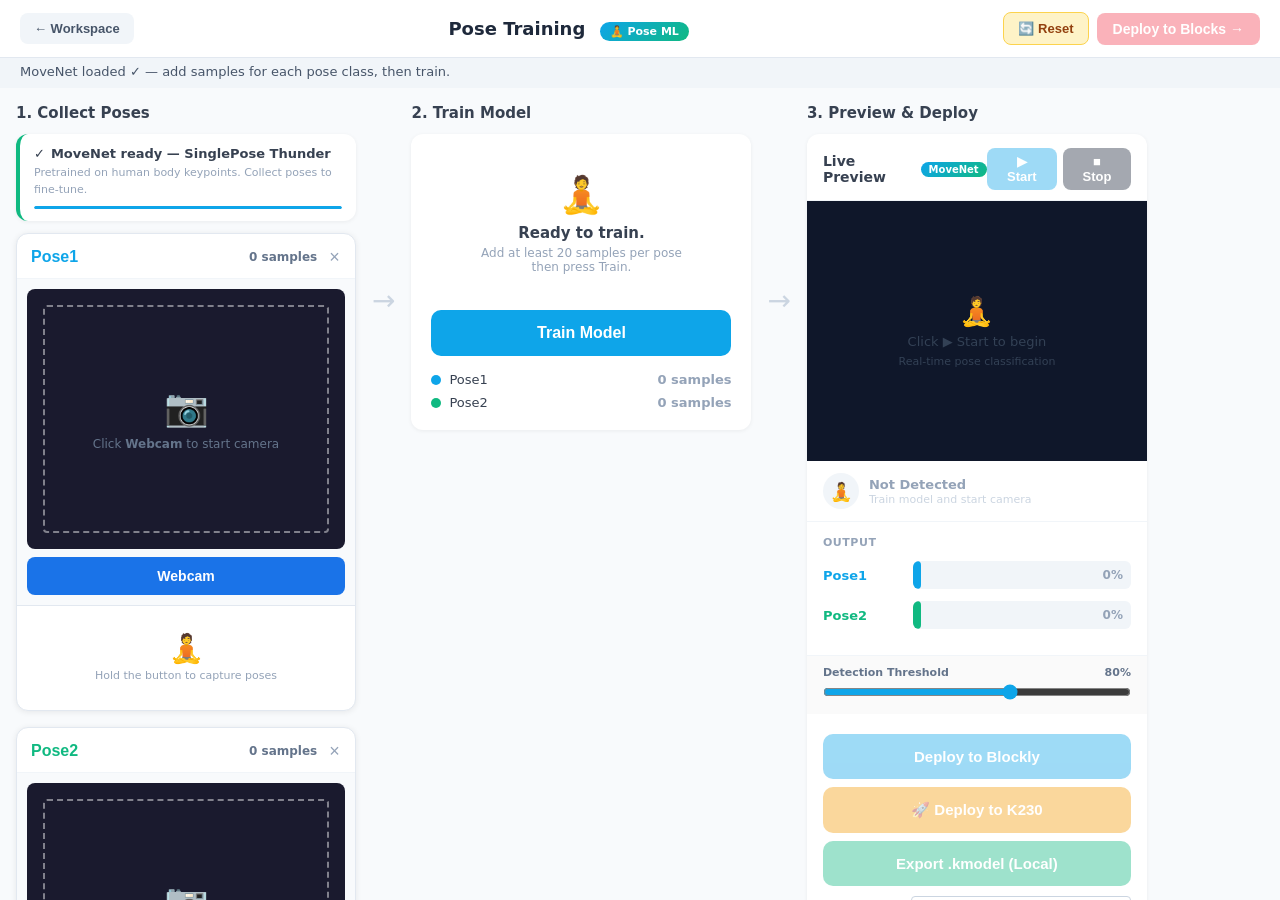
<file: assets/blockly/pose.html>
<!DOCTYPE html>
<html lang="en">

<head>
    <meta charset="utf-8" />
    <meta name="viewport" content="width=device-width, initial-scale=1" />
    <title>Pose Model Training — K230</title>

    <!-- TF.js core -->
    <script src="./offline_libs/js/tf.min.js"></script>
    <!-- MoveNet via pose-detection API (replaces PoseNet) -->
    <script src="./offline_libs/js/pose-detection.min.js"></script>
    <script src="./offline_libs/js/tf-backend-webgl.min.js"></script>
    <!-- JSZip for export/deploy -->
    <script src="./offline_libs/js/jszip.min.js"></script>

    <style>
        * {
            box-sizing: border-box;
            margin: 0;
            padding: 0;
        }

        body {
            font-family: system-ui, -apple-system, sans-serif;
            background: #f8fafc;
            height: 100vh;
            display: flex;
            flex-direction: column;
            overflow: hidden;
        }

        /* ── Header ── */
        .header {
            display: flex;
            align-items: center;
            justify-content: space-between;
            background: #fff;
            padding: 12px 20px;
            border-bottom: 1px solid #e2e8f0;
            box-shadow: 0 1px 4px rgba(0, 0, 0, .06);
            flex-shrink: 0;
        }

        .back-btn {
            padding: 8px 14px;
            background: #f1f5f9;
            border: none;
            border-radius: 8px;
            cursor: pointer;
            font-size: 13px;
            font-weight: 600;
            color: #475569;
        }

        .back-btn:hover {
            background: #e2e8f0;
        }

        .header h1 {
            font-size: 18px;
            font-weight: 700;
            color: #1e293b;
        }

        .header-badge {
            font-size: 11px;
            font-weight: 700;
            background: linear-gradient(135deg, #0ea5e9, #10b981);
            color: #fff;
            padding: 3px 10px;
            border-radius: 10px;
            margin-left: 8px;
        }

        .deploy-btn {
            padding: 8px 16px;
            background: #f54254;
            color: #fff;
            border: none;
            border-radius: 8px;
            cursor: pointer;
            font-size: 14px;
            font-weight: 700;
            transition: opacity .2s;
        }

        .deploy-btn:disabled {
            opacity: .4;
            cursor: not-allowed;
        }

        .deploy-btn:not(:disabled):hover {
            opacity: .85;
        }

        .reset-btn {
            padding: 8px 14px;
            background: #fef3c7;
            border: 1.5px solid #fcd34d;
            border-radius: 8px;
            cursor: pointer;
            font-size: 13px;
            font-weight: 600;
            color: #92400e;
            transition: background .15s;
        }

        .reset-btn:hover {
            background: #fde68a;
        }

        /* ── Status bar ── */
        .status-bar {
            background: #f1f5f9;
            padding: 6px 20px;
            font-size: 13px;
            color: #475569;
            min-height: 30px;
            flex-shrink: 0;
        }

        /* ── Layout ── */
        .columns {
            display: flex;
            flex-direction: row;
            gap: 16px;
            padding: 16px;
            overflow-x: auto;
            overflow-y: auto;
            flex: 1;
            align-items: flex-start;
        }

        .col {
            width: 340px;
            flex-shrink: 0;
        }

        .col-title {
            font-size: 15px;
            font-weight: 700;
            color: #374151;
            margin-bottom: 12px;
        }

        .arrow {
            display: flex;
            align-items: flex-start;
            padding-top: 180px;
            font-size: 28px;
            color: #cbd5e1;
            flex-shrink: 0;
        }

        /* ── Model load indicator ── */
        .model-load-bar {
            background: #fff;
            border-radius: 12px;
            padding: 12px 14px;
            margin-bottom: 12px;
            box-shadow: 0 1px 4px rgba(0, 0, 0, .06);
            border-left: 4px solid #0ea5e9;
        }

        .model-load-title {
            font-size: 13px;
            font-weight: 700;
            color: #374151;
            margin-bottom: 4px;
            display: flex;
            align-items: center;
            gap: 6px;
        }

        .model-load-status {
            font-size: 11px;
            color: #94a3b8;
            line-height: 1.5;
        }

        .model-load-track {
            width: 100%;
            height: 3px;
            background: #f1f5f9;
            border-radius: 2px;
            margin-top: 8px;
            overflow: hidden;
        }

        .model-load-fill {
            height: 100%;
            background: #0ea5e9;
            border-radius: 2px;
            transition: width .3s ease;
            width: 0%;
        }

        /* ── Class cards ── */
        .class-card {
            background: #fff;
            border-radius: 12px;
            margin-bottom: 16px;
            box-shadow: 0 1px 6px rgba(0, 0, 0, .08);
            border: 1px solid #e2e8f0;
            overflow: hidden;
        }

        /* Header row: name | count badge | × | ↑ */
        .class-header {
            display: flex;
            align-items: center;
            gap: 8px;
            padding: 12px 14px 10px 14px;
            border-bottom: 1px solid #f1f5f9;
        }

        .class-name {
            flex: 1;
            font-size: 16px;
            font-weight: 800;
            border: none;
            outline: none;
            background: transparent;
            padding-bottom: 0;
        }

        .sample-count-badge {
            font-size: 12px;
            font-weight: 600;
            color: #64748b;
            white-space: nowrap;
        }

        .remove-btn {
            background: none;
            border: none;
            color: #94a3b8;
            cursor: pointer;
            font-size: 18px;
            padding: 2px 4px;
            line-height: 1;
        }

        .remove-btn:hover {
            color: #ef4444;
        }

        /* Card body — vertical stack */
        .card-body {
            display: flex;
            flex-direction: column;
            gap: 0;
        }

        /* Camera section — full width, tall */
        .cam-panel {
            width: 100%;
            background: #f8fafc;
            border-bottom: 1px solid #e2e8f0;
            display: flex;
            flex-direction: column;
            padding: 10px;
            gap: 8px;
        }

        .cam-panel-label {
            display: flex;
            align-items: center;
            justify-content: space-between;
            font-size: 12px;
            font-weight: 700;
            color: #1a73e8;
        }

        .cam-panel-label .close-cam {
            background: none;
            border: none;
            cursor: pointer;
            color: #5f6368;
            font-size: 16px;
            line-height: 1;
            padding: 0;
        }

        .cam-panel-label .close-cam:hover {
            color: #ef4444;
        }

        /* Camera canvas box — full width, tall */
        .cam-canvas-box {
            position: relative;
            background: #1a1a2e;
            border-radius: 8px;
            overflow: hidden;
            width: 100%;
            height: 260px;
        }

        .cam-canvas-box canvas {
            width: 100%;
            height: 100%;
            display: block;
            object-fit: cover;
        }

        /* Dashed crop-area overlay */
        .cam-canvas-box::after {
            content: '';
            position: absolute;
            inset: 16px;
            border: 2px dashed rgba(255, 255, 255, 0.45);
            border-radius: 4px;
            pointer-events: none;
        }

        .cam-canvas-placeholder {
            position: absolute;
            inset: 0;
            display: flex;
            flex-direction: column;
            align-items: center;
            justify-content: center;
            color: #64748b;
            font-size: 12px;
            gap: 8px;
            text-align: center;
            padding: 12px;
        }

        .cam-canvas-placeholder .ph-icon {
            font-size: 36px;
        }

        /* Crop label below camera */
        .cam-crop-label {
            font-size: 11px;
            color: #94a3b8;
            text-align: center;
            display: flex;
            align-items: center;
            justify-content: center;
            gap: 4px;
        }

        /* Buttons row: Hold to Record | Stop */
        .cam-btn-row {
            display: flex;
            gap: 8px;
        }

        /* Hold to Record button */
        .hold-btn {
            flex: 1;
            padding: 11px 0;
            border: none;
            border-radius: 8px;
            color: #fff;
            font-weight: 800;
            cursor: pointer;
            font-size: 14px;
            user-select: none;
            -webkit-user-select: none;
            transition: opacity .15s;
        }

        .hold-btn:disabled {
            opacity: .35;
            cursor: not-allowed;
        }

        .hold-btn:not(:disabled):active {
            opacity: .8;
        }

        /* Stop button */
        .stop-cam-btn {
            padding: 11px 18px;
            border: none;
            border-radius: 8px;
            background: #475569;
            color: #fff;
            font-size: 14px;
            font-weight: 700;
            cursor: pointer;
            transition: opacity .15s;
            flex-shrink: 0;
        }

        .stop-cam-btn:hover {
            opacity: .85;
        }

        /* Open webcam button (idle state) */
        .open-cam-btn {
            width: 100%;
            padding: 11px 0;
            border-radius: 8px;
            border: none;
            background: #1a73e8;
            color: #fff;
            font-size: 14px;
            font-weight: 700;
            cursor: pointer;
            transition: opacity .15s;
        }

        .open-cam-btn:hover {
            opacity: .88;
        }

        .open-cam-btn:disabled {
            opacity: .35;
            cursor: not-allowed;
        }

        /* Samples section — below camera */
        .samples-panel {
            padding: 10px 12px 12px;
            display: flex;
            flex-direction: column;
            gap: 6px;
        }

        .samples-header {
            font-size: 12px;
            font-weight: 600;
            color: #374151;
        }

        /* Thumbnail grid — 5 columns */
        .samples-grid {
            display: grid;
            grid-template-columns: repeat(5, 1fr);
            gap: 6px;
            align-content: start;
        }

        .thumb-wrap {
            position: relative;
            aspect-ratio: 1;
        }

        .thumb-wrap canvas {
            width: 100%;
            height: 100%;
            border-radius: 6px;
            background: #0f172a;
            display: block;
            object-fit: cover;
        }

        /* Delete badge always visible (red circle top-left) */
        .thumb-del {
            position: absolute;
            top: -4px;
            left: -4px;
            width: 16px;
            height: 16px;
            background: #ef4444;
            color: #fff;
            border: none;
            border-radius: 50%;
            cursor: pointer;
            font-size: 9px;
            font-weight: 700;
            display: flex;
            align-items: center;
            justify-content: center;
            opacity: 1;
        }

        .thumb-del:hover {
            background: #b91c1c;
        }

        /* No-samples placeholder */
        .no-samples-hint {
            display: flex;
            flex-direction: column;
            align-items: center;
            justify-content: center;
            color: #94a3b8;
            font-size: 11px;
            text-align: center;
            gap: 4px;
            padding: 16px 0;
        }

        .tips-box {
            background: #f0fdf4;
            border: 1px solid #86efac;
            border-radius: 8px;
            padding: 10px 14px;
            margin-top: 12px;
            font-size: 12px;
            color: #166534;
            line-height: 1.7;
        }

        .warn-box {
            background: #eff6ff;
            border: 1px solid #93c5fd;
            border-radius: 8px;
            padding: 10px 14px;
            margin-top: 8px;
            font-size: 12px;
            color: #1e40af;
            line-height: 1.7;
        }

        .add-class-btn {
            border: 2px dashed #e2e8f0;
            border-radius: 10px;
            padding: 14px;
            text-align: center;
            color: #94a3b8;
            cursor: pointer;
            font-weight: 600;
            font-size: 14px;
            background: none;
            width: 100%;
            margin-top: 4px;
            transition: border-color .15s;
        }

        .add-class-btn:hover {
            border-color: #94a3b8;
        }

        .add-class-btn:disabled {
            opacity: .4;
            cursor: not-allowed;
        }

        /* ── Train card ── */
        .train-card {
            background: #fff;
            border-radius: 12px;
            padding: 20px;
            box-shadow: 0 1px 4px rgba(0, 0, 0, .06);
        }

        .state-ready {
            text-align: center;
            padding: 20px 0;
        }

        .state-ready .icon {
            font-size: 36px;
            margin-bottom: 8px;
        }

        .state-ready h3 {
            font-size: 15px;
            font-weight: 600;
            color: #374151;
            margin-bottom: 4px;
        }

        .state-ready p {
            font-size: 12px;
            color: #94a3b8;
        }

        .state-progress {
            text-align: center;
            padding: 20px 0;
        }

        .progress-pct {
            font-size: 32px;
            font-weight: 800;
            color: #0ea5e9;
            margin-bottom: 8px;
        }

        .progress-bar {
            width: 100%;
            height: 6px;
            background: #f1f5f9;
            border-radius: 3px;
            overflow: hidden;
            margin-bottom: 8px;
        }

        .progress-fill {
            height: 100%;
            background: #0ea5e9;
            border-radius: 3px;
            transition: width .2s ease;
        }

        .progress-label {
            font-size: 13px;
            color: #94a3b8;
        }

        .state-done {
            text-align: center;
            padding: 16px 0;
        }

        .state-done .icon {
            font-size: 36px;
            margin-bottom: 8px;
        }

        .state-done h3 {
            font-size: 17px;
            font-weight: 700;
            color: #10b981;
            margin-bottom: 4px;
        }

        .state-done p {
            font-size: 13px;
            color: #94a3b8;
        }

        .retrain-btn {
            margin-top: 8px;
            padding: 6px 16px;
            background: #f1f5f9;
            border: none;
            border-radius: 6px;
            color: #64748b;
            font-weight: 600;
            font-size: 13px;
            cursor: pointer;
        }

        .train-btn {
            width: 100%;
            padding: 14px;
            background: #0ea5e9;
            color: #fff;
            border: none;
            border-radius: 10px;
            font-size: 16px;
            font-weight: 800;
            cursor: pointer;
            margin-top: 16px;
            transition: opacity .2s;
        }

        .train-btn:disabled {
            opacity: .4;
            cursor: not-allowed;
        }

        .train-btn:not(:disabled):hover {
            opacity: .85;
        }

        .stats {
            margin-top: 16px;
            display: flex;
            flex-direction: column;
            gap: 8px;
        }

        .stat-row {
            display: flex;
            align-items: center;
            gap: 8px;
        }

        .stat-dot {
            width: 10px;
            height: 10px;
            border-radius: 50%;
            flex-shrink: 0;
        }

        .stat-name {
            flex: 1;
            font-size: 13px;
            color: #374151;
            font-weight: 500;
        }

        .stat-count {
            font-size: 13px;
            color: #94a3b8;
            font-weight: 600;
        }

        /* ── Preview card ── */
        .preview-card {
            background: #fff;
            border-radius: 12px;
            box-shadow: 0 1px 4px rgba(0, 0, 0, .06);
            overflow: hidden;
        }

        .preview-header {
            padding: 14px 16px 10px;
            border-bottom: 1px solid #f1f5f9;
            display: flex;
            align-items: center;
            justify-content: space-between;
        }

        .preview-title {
            font-size: 14px;
            font-weight: 700;
            color: #374151;
        }

        .model-badge {
            font-size: 10px;
            font-weight: 700;
            background: linear-gradient(135deg, #0ea5e9, #10b981);
            color: #fff;
            padding: 2px 8px;
            border-radius: 10px;
        }

        /* Live camera preview */
        .preview-vis-wrap {
            background: #0f172a;
            position: relative;
            overflow: hidden;
        }

        .preview-vis-canvas {
            width: 100%;
            display: block;
        }

        .preview-placeholder {
            position: absolute;
            inset: 0;
            display: flex;
            flex-direction: column;
            align-items: center;
            justify-content: center;
            color: #334155;
            font-size: 13px;
            gap: 6px;
        }

        .preview-placeholder .cam-icon {
            font-size: 28px;
        }

        .detect-status {
            padding: 12px 16px;
            border-bottom: 1px solid #f1f5f9;
            min-height: 56px;
            display: flex;
            align-items: center;
            gap: 10px;
            transition: all .2s;
        }

        .output-section {
            padding: 14px 16px;
        }

        .output-title {
            font-size: 11px;
            font-weight: 700;
            color: #94a3b8;
            text-transform: uppercase;
            letter-spacing: .05em;
            margin-bottom: 12px;
        }

        .output-row {
            display: flex;
            align-items: center;
            gap: 10px;
            margin-bottom: 12px;
        }

        .output-label {
            width: 80px;
            font-size: 13px;
            font-weight: 700;
            overflow: hidden;
            text-overflow: ellipsis;
            white-space: nowrap;
            flex-shrink: 0;
        }

        .output-bar-wrap {
            flex: 1;
            height: 28px;
            background: #f1f5f9;
            border-radius: 6px;
            overflow: hidden;
            position: relative;
        }

        .output-bar-fill {
            height: 100%;
            border-radius: 6px;
            display: flex;
            align-items: center;
            justify-content: flex-end;
            padding-right: 8px;
            min-width: 0;
            transition: width .12s ease;
        }

        .output-bar-pct {
            font-size: 12px;
            font-weight: 800;
            color: #fff;
            white-space: nowrap;
        }

        .output-bar-pct-outside {
            position: absolute;
            right: 8px;
            top: 50%;
            transform: translateY(-50%);
            font-size: 12px;
            font-weight: 700;
            color: #94a3b8;
        }

        .threshold-wrap {
            padding: 10px 16px;
            background: #fafafa;
            border-top: 1px solid #f1f5f9;
        }

        .threshold-label {
            display: flex;
            justify-content: space-between;
            font-size: 11px;
            font-weight: 600;
            color: #64748b;
            margin-bottom: 5px;
        }

        .threshold-slider {
            width: 100%;
            accent-color: #0ea5e9;
            cursor: pointer;
        }

        /* ── Action buttons ── */
        .action-wrap {
            padding: 12px 16px 16px;
        }

        .action-btn {
            width: 100%;
            padding: 14px;
            border: none;
            border-radius: 10px;
            font-size: 15px;
            font-weight: 800;
            cursor: pointer;
            margin-top: 8px;
            color: #fff;
            transition: opacity .2s;
        }

        .action-btn:disabled {
            opacity: .4;
            cursor: not-allowed;
        }

        .action-btn:not(:disabled):hover {
            opacity: .85;
        }

        .btn-test {
            background: #06b6d4;
        }

        .btn-deploy {
            background: #0ea5e9;
        }

        .btn-export {
            background: #10b981;
        }

        .btn-deploy-k230 {
            background: #f59e0b;
        }

        /* ── K230 settings ── */
        .k230-settings {
            margin-top: 12px;
            font-size: 12px;
            color: #64748b;
            background: #f8fafc;
            padding: 10px;
            border-radius: 8px;
            border: 1px solid #e2e8f0;
            display: flex;
            flex-direction: column;
            gap: 7px;
        }

        .k230-row {
            display: flex;
            align-items: center;
            gap: 6px;
            flex-wrap: wrap;
        }

        .k230-input {
            border: 1px solid #cbd5e1;
            border-radius: 4px;
            padding: 4px 6px;
            font-size: 12px;
            outline: none;
            color: #1e293b;
            font-weight: 600;
            background: #fff;
        }

        .k230-input:focus {
            border-color: #0ea5e9;
        }

        .k230-select {
            border: 1px solid #cbd5e1;
            border-radius: 4px;
            padding: 4px 6px;
            font-size: 12px;
            font-weight: 600;
            color: #1e293b;
            background: #fff;
            cursor: pointer;
            outline: none;
        }

        .k230-select:focus {
            border-color: #0ea5e9;
        }

        /* ── USB progress ── */
        .usb-progress-panel {
            display: none;
            background: #0f172a;
            border-radius: 8px;
            padding: 12px 14px;
            margin-top: 10px;
            border: 1px solid #1e293b;
        }

        .usb-progress-panel.visible {
            display: block;
        }

        .usb-progress-title {
            font-size: 11px;
            font-weight: 700;
            color: #64748b;
            text-transform: uppercase;
            letter-spacing: .06em;
            margin-bottom: 10px;
            display: flex;
            align-items: center;
            gap: 6px;
        }

        .usb-file-row {
            margin-bottom: 8px;
        }

        .usb-file-label {
            font-size: 11px;
            font-weight: 600;
            color: #94a3b8;
            margin-bottom: 4px;
            display: flex;
            justify-content: space-between;
        }

        .usb-file-label span:last-child {
            color: #f59e0b;
            font-family: monospace;
        }

        .usb-file-bar {
            width: 100%;
            height: 5px;
            background: #1e293b;
            border-radius: 3px;
            overflow: hidden;
        }

        .usb-file-fill {
            height: 100%;
            border-radius: 3px;
            transition: width .1s linear;
            width: 0%;
        }

        .usb-log {
            font-family: 'Courier New', monospace;
            font-size: 10px;
            color: #475569;
            margin-top: 8px;
            line-height: 1.7;
            max-height: 60px;
            overflow-y: auto;
        }

        .usb-log .ok {
            color: #10b981;
        }

        .usb-log .err {
            color: #ef4444;
        }

        .usb-log .warn {
            color: #f59e0b;
        }

        .usb-log .info {
            color: #38bdf8;
        }

        .serial-warn {
            display: none;
            background: #fff7ed;
            border: 1px solid #fed7aa;
            border-radius: 6px;
            padding: 8px 12px;
            font-size: 11px;
            color: #9a3412;
            margin-top: 8px;
            line-height: 1.6;
        }

        .serial-warn.show {
            display: block;
        }

        /* ── Misc ── */
        .hint {
            font-size: 11px;
            color: #94a3b8;
            text-align: center;
            margin-top: 10px;
            line-height: 1.6;
        }

        .spinner {
            display: inline-block;
            width: 16px;
            height: 16px;
            border: 2px solid rgba(255, 255, 255, .4);
            border-top-color: #fff;
            border-radius: 50%;
            animation: spin .7s linear infinite;
            vertical-align: middle;
            margin-right: 6px;
        }

        @keyframes spin {
            to {
                transform: rotate(360deg);
            }
        }

        .pulse-dot {
            display: inline-block;
            width: 7px;
            height: 7px;
            border-radius: 50%;
            background: #f59e0b;
            animation: pulseD 1.4s ease infinite;
        }

        @keyframes pulseD {

            0%,
            100% {
                opacity: 1;
                transform: scale(1)
            }

            50% {
                opacity: .3;
                transform: scale(.7)
            }
        }

        .rec-dot {
            display: inline-block;
            width: 8px;
            height: 8px;
            border-radius: 50%;
            background: #ef4444;
            animation: recB .6s ease infinite alternate;
        }

        @keyframes recB {
            from {
                opacity: 1
            }

            to {
                opacity: .2
            }
        }

        /* ── Responsive — tablet + phone ── */
        @media (max-width: 1100px) {

            /* Stack columns vertically */
            .columns {
                flex-direction: column !important;
                overflow-x: hidden !important;
                padding: 12px !important;
                gap: 14px !important;
            }

            .col {
                width: 100% !important;
                max-width: 100% !important;
                flex-shrink: 1 !important;
            }

            .arrow {
                display: none !important;
            }

            /* Header */
            .header {
                padding: 10px 14px;
                flex-wrap: wrap;
                gap: 6px;
            }

            .header h1 {
                font-size: 15px;
            }

            .header-badge {
                font-size: 10px;
                padding: 2px 7px;
            }

            .deploy-btn,
            .reset-btn,
            .back-btn {
                padding: 6px 12px;
                font-size: 12px;
            }

            /* Camera */
            .cam-canvas-box {
                height: 220px;
            }

            .preview-vis-wrap {
                height: 220px !important;
            }

            /* Outputs */
            .output-label {
                width: 72px;
                font-size: 12px;
            }

            /* Fix fixed-width inputs inside action-wrap */
            #backendUrlInput {
                width: 100% !important;
                max-width: 100% !important;
                box-sizing: border-box;
            }

            .k230-settings {
                flex-direction: column !important;
                align-items: flex-start !important;
                gap: 8px !important;
            }

            .k230-row {
                flex-wrap: wrap !important;
                gap: 6px !important;
            }

            .k230-input,
            .k230-select {
                font-size: 13px !important;
            }
        }

        @media (max-width: 600px) {
            .header {
                padding: 8px 10px;
            }

            .header h1 {
                font-size: 13px;
            }

            .deploy-btn,
            .reset-btn,
            .back-btn {
                padding: 5px 9px;
                font-size: 11px;
            }

            .columns {
                padding: 8px !important;
                gap: 10px !important;
            }

            .cam-canvas-box {
                height: 180px;
            }

            .preview-vis-wrap {
                height: 180px !important;
            }

            .train-btn {
                padding: 12px;
                font-size: 14px;
            }

            .action-btn {
                padding: 12px;
                font-size: 13px;
            }

            .samples-grid {
                grid-template-columns: repeat(4, 1fr);
            }
        }
    </style>
</head>

<body>

    <div class="header">
        <button class="back-btn" onclick="goBack()">← Workspace</button>
        <h1>Pose Training <span class="header-badge">🧘 Pose ML</span></h1>
        <div style="display:flex;gap:8px;align-items:center">
            <button class="reset-btn" onclick="resetPage()">🔄 Reset</button>
            <button class="deploy-btn" id="deployHeaderBtn" onclick="deployToBlockly()" disabled>
                Deploy to Blocks →
            </button>
        </div>
    </div>

    <div class="status-bar" id="statusBar">Loading MoveNet model — please wait...</div>

    <div class="columns">

        <!-- ── Column 1: Collect ── -->
        <div class="col">
            <div class="col-title">1. Collect Poses</div>

            <!-- Model load bar -->
            <div class="model-load-bar" id="modelLoadBar">
                <div class="model-load-title">
                    <span id="modelLoadIcon">⏳</span>
                    <span id="modelLoadTitle">Loading MoveNet backbone...</span>
                </div>
                <div class="model-load-status" id="modelLoadStatus">
                    Downloading MoveNet Thunder (~13 MB). Runs once.
                </div>
                <div class="model-load-track">
                    <div class="model-load-fill" id="modelLoadFill"></div>
                </div>
            </div>

            <div id="classList"></div>

            <button class="add-class-btn" onclick="addClass()" id="addClassBtn" disabled>
                + Add a Pose Class
            </button>

            <div class="tips-box">
                💡 <b>Tips for pose training:</b><br>
                • Hold each pose clearly and steadily<br>
                • 20–30 samples per pose is ideal<br>
                • Vary your position slightly each sample<br>
                • Make sure your full body is in frame<br>
                • Good lighting helps keypoint accuracy
            </div>
            <div class="warn-box">
                ℹ️ <b>How it works:</b><br>
                • MoveNet extracts 17 body keypoints<br>
                • A dense classifier is trained on top<br>
                • Only one person per frame is detected<br>
                • Runs fully in your browser — no server
            </div>
        </div>

        <div class="arrow">→</div>

        <!-- ── Column 2: Train ── -->
        <div class="col">
            <div class="col-title">2. Train Model</div>
            <div class="train-card">
                <div id="trainStateBox">
                    <div class="state-ready">
                        <div class="icon">🧘</div>
                        <h3>Ready to train.</h3>
                        <p>Add at least 20 samples per pose<br>then press Train.</p>
                    </div>
                </div>
                <button class="train-btn" id="trainBtn" onclick="trainModel()" disabled>
                    Train Model
                </button>
                <div class="stats" id="statsList"></div>
            </div>
        </div>

        <div class="arrow">→</div>

        <!-- ── Column 3: Preview & Deploy ── -->
        <div class="col">
            <div class="col-title">3. Preview &amp; Deploy</div>
            <div class="preview-card">

                <div class="preview-header">
                    <div style="display:flex;align-items:center;gap:8px">
                        <span class="preview-title">Live Preview</span>
                        <span class="model-badge">MoveNet</span>
                    </div>
                    <div style="display:flex;gap:6px">
                        <button class="action-btn btn-test" id="testBtn" onclick="startLivePreview()" disabled style="width:auto;padding:6px 16px;font-size:13px;margin-top:0;
                               background:#0ea5e9;border-radius:8px">
                            ▶ Start
                        </button>
                        <button class="action-btn" id="stopBtn" onclick="stopLivePreview()" disabled style="width:auto;padding:6px 16px;font-size:13px;margin-top:0;
                               background:#1e293b;border-radius:8px">
                            ■ Stop
                        </button>
                    </div>
                </div>

                <!-- Live camera canvas -->
                <div class="preview-vis-wrap" id="previewWrap" style="height:260px">
                    <canvas id="previewCanvas" class="preview-vis-canvas"
                        style="width:100%;height:100%;display:block;object-fit:cover"></canvas>
                    <div class="preview-placeholder" id="previewPlaceholder">
                        <div class="cam-icon">🧘</div>
                        <div>Click ▶ Start to begin</div>
                        <div style="font-size:11px;color:#334155">Real-time pose classification</div>
                    </div>
                </div>

                <div class="detect-status" id="detectStatus">
                    <div style="width:36px;height:36px;border-radius:50%;background:#f1f5f9;
                     display:flex;align-items:center;justify-content:center;
                     font-size:18px;flex-shrink:0">🧘</div>
                    <div>
                        <div style="font-size:13px;font-weight:700;color:#94a3b8">Not Detected</div>
                        <div style="font-size:11px;color:#cbd5e1;margin-top:1px">Train model and start camera</div>
                    </div>
                </div>

                <div class="output-section">
                    <div class="output-title">Output</div>
                    <div id="outputBars"></div>
                </div>

                <div class="threshold-wrap">
                    <div class="threshold-label">
                        <span>Detection Threshold</span>
                        <span id="thresholdValue">80%</span>
                    </div>
                    <input type="range" class="threshold-slider" id="thresholdSlider" min="50" max="99" value="80"
                        oninput="updateThreshold(this.value)" />
                </div>

                <div class="action-wrap">
                    <button class="action-btn btn-deploy" id="deployCardBtn" onclick="deployToBlockly()" disabled>Deploy
                        to Blockly</button>
                    <button class="action-btn btn-deploy-k230" id="deployK230Btn" onclick="deployToK230()" disabled>🚀
                        Deploy to K230</button>
                    <button class="action-btn btn-export" id="exportBtn" onclick="exportKmodel()" disabled>Export
                        .kmodel (Local)</button>

                    <!-- Backend URL (used by compile + deploy) -->
                    <div style="display:flex;align-items:center;gap:5px;margin-top:10px;">
                        <span style="font-size:12px;color:#64748b;white-space:nowrap;">Backend URL:</span>
                        <input type="text" class="k230-input" id="backendUrlInput" style="width:250px;"
                            title="Backend URL — auto-detected from page origin">
                    </div>

                    <div class="k230-settings">
                        <div class="k230-row">
                            <span>Method:</span>
                            <select class="k230-select" id="deployMethodInput"
                                onchange="onDeployMethodChange(this.value)">
                                <option value="wifi" selected>Wi-Fi</option>
                                <option value="usb">USB (WebSerial)</option>
                            </select>
                        </div>
                        <div class="k230-row" id="wifiRow">
                            <span>K230 IP:</span>
                            <input type="text" class="k230-input" id="k230IpInput" value="192.168.4.1"
                                style="width:110px">
                            <span>Port:</span>
                            <input type="text" class="k230-input" id="k230PortInput" value="8080" style="width:50px">
                        </div>
                        <div class="k230-row" id="usbBaudRow" style="display:none">
                            <span>Baud:</span>
                            <select class="k230-select" id="usbBaudSelect">
                                <option value="115200">115200 — safe</option>
                                <option value="921600" selected>921600 — fast</option>
                            </select>
                        </div>
                    </div>

                    <div class="serial-warn" id="serialWarn">
                        ⚡ <b>USB requires Chrome / Edge v89+</b> on desktop.
                    </div>

                    <div class="usb-progress-panel" id="usbProgressPanel">
                        <div class="usb-progress-title">
                            <span class="pulse-dot"></span> USB Transfer
                        </div>
                        <div class="usb-file-row">
                            <div class="usb-file-label">
                                <span>pose_model.kmodel</span><span id="usbFile1Pct">0%</span>
                            </div>
                            <div class="usb-file-bar">
                                <div class="usb-file-fill" id="usbFile1Fill" style="background:#f59e0b"></div>
                            </div>
                        </div>
                        <div class="usb-file-row">
                            <div class="usb-file-label">
                                <span>pose_labels.txt</span><span id="usbFile2Pct">0%</span>
                            </div>
                            <div class="usb-file-bar">
                                <div class="usb-file-fill" id="usbFile2Fill" style="background:#38bdf8"></div>
                            </div>
                        </div>
                        <div class="usb-log" id="usbLog"></div>
                    </div>

                    <p class="hint">
                        <b>Deploy to Blockly</b> adds pose AI blocks.<br>
                        <b>Deploy to K230</b> pushes model to board.<br>
                        <b>Export</b> downloads files locally.
                    </p>
                </div>
            </div>
        </div>

    </div>

    <script>
        'use strict';

        // ──────────────────────────────────────────────────────────────
        // CONFIG
        // ──────────────────────────────────────────────────────────────
        const CONVERT_SERVER = (() => {
            const origin = window.location.origin;
            const isCloudflare = origin && origin.includes('trycloudflare.com');
            const isWindowsAgent = origin && origin.includes('localhost:5002');
            if (isCloudflare || isWindowsAgent) {
                return origin;
            }
            return 'http://localhost:5002';
        })();

        window.addEventListener('DOMContentLoaded', () => {
            const inputEl = document.getElementById('backendUrlInput');
            if (inputEl) inputEl.value = CONVERT_SERVER;
        });

        function getBackendUrl() {
            const input = document.getElementById('backendUrlInput');
            let url = input?.value?.trim() || CONVERT_SERVER;
            if (url.endsWith('/')) url = url.slice(0, -1);
            return url;
        }
        const CHUNK_BYTES = 192;
        const SERIAL_SUPPORTED = 'serial' in navigator;
        const NUM_KEYPOINTS = 17;   // MoveNet standard
        const MIN_POSE_CONF = 0.3;  // minimum MoveNet confidence to accept a sample

        // ──────────────────────────────────────────────────────────────
        // STATE
        // ──────────────────────────────────────────────────────────────
        let moveNet = null;   // loaded MoveNet model
        let classifier = null;   // tf.sequential dense head we train
        let trained = false;
        let classNamesCopy = [];
        let livePreviewActive = false;

        // Training dataset stored as tensors: [{xs: Tensor1D, label: number}, ...]
        let dataset = [];  // {xs: Float32Array (34 values), label: number}

        let classes = [
            { id: 1, name: 'Pose1', color: '#0ea5e9' },
            { id: 2, name: 'Pose2', color: '#10b981' },
        ];
        let nextClassId = 3;
        const CLASS_COLORS = ['#0ea5e9', '#10b981', '#f54254', '#7c3aed',
            '#f59e0b', '#ec4899', '#8b5cf6', '#06b6d4', '#84cc16'];

        let THRESHOLD = 0.80;

        // Per-class sample counts
        let classCounts = {};

        // Thumbnail stores: thumbnailStore[classIdx] = [ImageData, ...]
        // thumbnailDatasetIdx[classIdx] = [datasetIndex, ...]
        let thumbnailStore = {};
        let thumbnailDatasetIdx = {};

        // Camera / capture state
        let camStream = null;
        let camVideoEl = null;
        let camOpenIdx = null;
        let camAnimFrame = null;
        let holdTimer = null;
        let isCapturing = false;

        // Live preview state
        let previewStream = null;
        let previewVideo = null;

        // ──────────────────────────────────────────────────────────────
        // WEBSERIAL STATE
        // ──────────────────────────────────────────────────────────────
        const ENC = new TextEncoder();
        const DEC = new TextDecoder();
        let port = null, portReader = null, portWriter = null;
        let connected = false, rxBuf = '';
        const rxHooks = [];

        function usbLog(msg, cls = '') {
            const el = document.getElementById('usbLog'); if (!el) return;
            const line = document.createElement('div'); if (cls) line.className = cls;
            line.textContent = msg; el.appendChild(line); el.scrollTop = el.scrollHeight;
        }
        function usbLogClear() { const el = document.getElementById('usbLog'); if (el) el.innerHTML = ''; }
        function usbSetProgress(idx, pct) {
            const p = Math.round(pct * 100);
            const pEl = document.getElementById(`usbFile${idx}Pct`);
            const fEl = document.getElementById(`usbFile${idx}Fill`);
            if (pEl) pEl.textContent = p + '%'; if (fEl) fEl.style.width = p + '%';
        }
        function showUsbPanel(v) { document.getElementById('usbProgressPanel')?.classList.toggle('visible', v); }
        function resetUsbPanel() { usbSetProgress(1, 0); usbSetProgress(2, 0); usbLogClear(); showUsbPanel(false); }
        async function cleanupPort() {
            connected = false;
            try { portReader && await portReader.cancel(); } catch { }
            try { portReader && portReader.releaseLock(); } catch { }
            try { portWriter && await portWriter.close(); } catch { }
            try { portWriter && portWriter.releaseLock(); } catch { }
            try { port && await port.close(); } catch { }
            port = portReader = portWriter = null;
        }
        async function rxPump() {
            rxBuf = '';
            try {
                while (connected) {
                    const { value, done } = await portReader.read(); if (done) break;
                    if (value?.length) { const t = DEC.decode(value, { stream: true }); rxBuf += t; for (const h of rxHooks) h(t); }
                }
            } catch (e) { if (connected) usbLog('RX error: ' + e.message, 'err'); }
        }
        function sleep(ms) { return new Promise(r => setTimeout(r, ms)); }
        async function write(d) { if (!portWriter) return; await portWriter.write(typeof d === 'string' ? ENC.encode(d) : d); }
        async function enterRawREPL() {
            usbLog('Entering Raw REPL...', 'info');
            await write('\x03'); await sleep(200); await write('\x03'); await sleep(200); rxBuf = '';
            await write('\x01'); await sleep(300);
            let banner = '', t = Date.now() + 4000;
            while (Date.now() < t) { banner += rxBuf; rxBuf = ''; if (banner.includes('raw REPL')) { usbLog('Raw REPL ready ✓', 'ok'); rxBuf = ''; return; } await sleep(50); }
            await write('\x01'); await sleep(500); banner += rxBuf; rxBuf = '';
            if (banner.includes('raw REPL')) usbLog('Raw REPL ready ✓', 'ok');
            else usbLog('Raw REPL banner not seen — reset board', 'warn');
            rxBuf = '';
        }
        async function exitRawREPL() { await write('\x02'); await sleep(200); }
        async function execPy(code) {
            rxBuf = ''; await write(code); await write('\x04');
            let full = ''; const dl = Date.now() + 10000;
            while (Date.now() < dl) {
                if (rxBuf.length) {
                    full += rxBuf; rxBuf = '';
                    const oi = full.indexOf('OK');
                    if (oi >= 0) {
                        const a = full.slice(oi + 2); const e1 = a.indexOf('\x04');
                        if (e1 >= 0) {
                            const e2 = a.indexOf('\x04', e1 + 1);
                            if (e2 >= 0) { const se = a.slice(e1 + 1, e2).trim(); if (se) usbLog('stderr: ' + se, 'warn'); return a.slice(0, e1).trim(); }
                        }
                    }
                    if (full.includes('\r\n>') || full === '>') { await write('\x03'); await sleep(100); rxBuf = ''; throw new Error('REPL continuation mode'); }
                } await sleep(10);
            } throw new Error('Timeout. Last: ' + full.slice(-40).replace(/\x04/g, '<EOT>'));
        }
        async function ensureDir(path) { const p = path.replace(/\/$/, ''); await execPy(`import os\r\ntry:\r\n os.mkdir('${p}')\r\nexcept:pass`); }
        async function writeFileOnBoard(dest, arr, onPct) {
            await execPy(`_f=open('${dest}','wb')`);
            let off = 0;
            while (off < arr.length) {
                const sl = arr.slice(off, off + CHUNK_BYTES);
                const hex = Array.from(sl).map(b => b.toString(16).padStart(2, '0')).join('');
                await execPy(`_f.write(bytes.fromhex('${hex}'))`);
                off += sl.length; if (onPct) onPct(off / arr.length);
            }
            await execPy(`_f.close();del _f`);
        }

        function onDeployMethodChange(val) {
            document.getElementById('wifiRow').style.display = val === 'wifi' ? 'flex' : 'none';
            document.getElementById('usbBaudRow').style.display = val === 'usb' ? 'flex' : 'none';
            document.getElementById('serialWarn').classList.toggle('show', val === 'usb' && !SERIAL_SUPPORTED);
            if (val !== 'usb') showUsbPanel(false);
        }

        // ──────────────────────────────────────────────────────────────
        // HELPERS
        // ──────────────────────────────────────────────────────────────
        function setStatus(msg) { document.getElementById('statusBar').textContent = msg; }
        function updateThreshold(val) { THRESHOLD = parseInt(val) / 100; document.getElementById('thresholdValue').textContent = val + '%'; }
        function downloadBlob(blob, name) {
            const url = URL.createObjectURL(blob); const a = document.createElement('a');
            a.href = url; a.download = name; document.body.appendChild(a); a.click();
            document.body.removeChild(a); setTimeout(() => URL.revokeObjectURL(url), 1000);
        }
        function updateButtons() {
            ['deployHeaderBtn', 'deployCardBtn', 'deployK230Btn', 'exportBtn', 'testBtn'].forEach(id => {
                const el = document.getElementById(id); if (el) el.disabled = !trained;
            });
            const stopBtn = document.getElementById('stopBtn');
            if (stopBtn) stopBtn.disabled = true;
        }

        // ──────────────────────────────────────────────────────────────
        // MOVENET FEATURE EXTRACTION
        // Flattens 17 keypoints × (x, y) → Float32Array of length 34
        // ──────────────────────────────────────────────────────────────
        function keypointsToFeatures(keypoints, imgW, imgH) {
            const arr = new Float32Array(NUM_KEYPOINTS * 2);
            for (let i = 0; i < NUM_KEYPOINTS; i++) {
                const kp = keypoints[i];
                arr[i * 2] = kp ? kp.x / imgW : 0;
                arr[i * 2 + 1] = kp ? kp.y / imgH : 0;
            }
            return arr;
        }

        // ──────────────────────────────────────────────────────────────
        // POSE THUMBNAIL DRAWING
        // ──────────────────────────────────────────────────────────────
        const SKELETON_PAIRS = [
            [5, 6], [5, 7], [7, 9], [6, 8], [8, 10],
            [5, 11], [6, 12], [11, 12], [11, 13], [13, 15], [12, 14], [14, 16]
        ];

        function drawPoseThumb(canvas, keypoints, color) {
            const ctx = canvas.getContext('2d');
            const W = canvas.width, H = canvas.height;

            if (!keypoints || keypoints.length < 17) return;

            const srcW = 320, srcH = 240;
            const scX = W / srcW, scY = H / srcH;

            const tx = kp => (srcW - kp.x) * scX;
            const ty = kp => kp.y * scY;

            ctx.strokeStyle = color + 'cc';
            ctx.lineWidth = 1.5;
            SKELETON_PAIRS.forEach(([a, b]) => {
                const ka = keypoints[a], kb = keypoints[b];
                if (ka && kb && ka.score > 0.2 && kb.score > 0.2) {
                    ctx.beginPath(); ctx.moveTo(tx(ka), ty(ka)); ctx.lineTo(tx(kb), ty(kb)); ctx.stroke();
                }
            });

            keypoints.forEach(kp => {
                if (kp.score > 0.2) {
                    ctx.beginPath(); ctx.arc(tx(kp), ty(kp), 2.5, 0, Math.PI * 2);
                    ctx.fillStyle = color; ctx.fill();
                    ctx.strokeStyle = 'rgba(255,255,255,0.7)'; ctx.lineWidth = 0.8; ctx.stroke();
                }
            });
        }

        function drawSkeletonOnCanvas(ctx, keypoints, W, H, scaleX, scaleY, color) {
            const tx = kp => kp.x * scaleX;
            const ty = kp => kp.y * scaleY;

            ctx.strokeStyle = color + 'cc';
            ctx.lineWidth = 2;
            SKELETON_PAIRS.forEach(([a, b]) => {
                const ka = keypoints[a], kb = keypoints[b];
                if (ka && kb && ka.score > MIN_POSE_CONF && kb.score > MIN_POSE_CONF) {
                    ctx.beginPath(); ctx.moveTo(tx(ka), ty(ka)); ctx.lineTo(tx(kb), ty(kb)); ctx.stroke();
                }
            });
            keypoints.forEach(kp => {
                if (kp.score > MIN_POSE_CONF) {
                    ctx.beginPath(); ctx.arc(tx(kp), ty(kp), 4, 0, Math.PI * 2);
                    ctx.fillStyle = color; ctx.fill();
                    ctx.strokeStyle = '#fff'; ctx.lineWidth = 1; ctx.stroke();
                }
            });
        }

        // ──────────────────────────────────────────────────────────────
        // LOAD MOVENET  (runs once on page load)
        // ──────────────────────────────────────────────────────────────
        async function loadBaseModel() {
            const fill = document.getElementById('modelLoadFill');
            const titleEl = document.getElementById('modelLoadTitle');
            const statusEl = document.getElementById('modelLoadStatus');
            const iconEl = document.getElementById('modelLoadIcon');

            try {
                let fakeProgress = 0;
                const ticker = setInterval(() => {
                    fakeProgress = Math.min(90, fakeProgress + Math.random() * 6);
                    if (fill) fill.style.width = fakeProgress + '%';
                }, 400);

                const model = poseDetection.SupportedModels.MoveNet;
                moveNet = await poseDetection.createDetector(model, {
                    modelType: poseDetection.movenet.modelType.SINGLEPOSE_THUNDER,
                    modelUrl: './offline_libs/models/movenet/model.json'
                });

                clearInterval(ticker);
                if (fill) fill.style.width = '100%';

                if (iconEl) iconEl.textContent = '✓';
                if (titleEl) titleEl.textContent = 'MoveNet ready — SinglePose Thunder';
                if (statusEl) statusEl.textContent = 'Pretrained on human body keypoints. Collect poses to fine-tune.';

                document.getElementById('addClassBtn').disabled = false;
                document.getElementById('trainBtn').disabled = false;

                setStatus('MoveNet loaded ✓ — add samples for each pose class, then train.');
                document.getElementById('modelLoadBar').style.borderLeftColor = '#10b981';
                render();

            } catch (e) {
                if (fill) { fill.style.width = '100%'; fill.style.background = '#ef4444'; }
                if (iconEl) iconEl.textContent = '✗';
                if (titleEl) titleEl.textContent = 'Model failed to load';
                if (statusEl) statusEl.textContent = e.message;
                setStatus('Model load failed: ' + e.message);
                console.error('MoveNet load error:', e);
            }
        }

        function checkSecureContext() {
            if (!navigator.mediaDevices || !navigator.mediaDevices.getUserMedia) {
                let msg = "Camera access requires a Secure Context (HTTPS or localhost).\n\n";
                msg += "If you are running Expo on a physical device over Wi-Fi:\n";
                msg += "1. Run your Expo CLI using the '--tunnel' flag (e.g. `npx expo start --tunnel`). This will generate a secure `https://` address.\n";
                msg += "2. If accessing via a web browser on a tablet/phone (http://192.168.x.x), open `chrome://flags/#unsafely-treat-insecure-origin-as-secure` in Google Chrome, add your URL to the text area, enable the flag, and restart Chrome.";
                alert(msg);
                return false;
            }
            return true;
        }

        async function getCameraStream(facingMode = 'user', width = 320, height = 240) {
            try {
                return await navigator.mediaDevices.getUserMedia({
                    video: { width: width, height: height, facingMode: facingMode },
                    audio: false
                });
            } catch (e) {
                console.warn("Strict camera constraints failed, trying standard video:", e);
                try {
                    return await navigator.mediaDevices.getUserMedia({ video: true, audio: false });
                } catch (err) {
                    throw err;
                }
            }
        }

        // ──────────────────────────────────────────────────────────────
        // CAMERA CAPTURE PER CLASS
        // ──────────────────────────────────────────────────────────────
        async function openCamCapture(classIdx) {
            if (!checkSecureContext()) return;
            if (!moveNet) { setStatus('MoveNet not loaded yet.'); return; }
            if (camOpenIdx !== null) stopCamCapture();

            try {
                camStream = await getCameraStream('user', 320, 240);
                camVideoEl = document.createElement('video');
                camVideoEl.srcObject = camStream;
                camVideoEl.width = 320; camVideoEl.height = 240;
                await camVideoEl.play();

                camOpenIdx = classIdx;
                window._lastLivePose = null;
                render();
                animateCamCanvas(classIdx);
                startPoseLoop();
                setStatus('📷 Camera open — hold the button to capture samples.');
            } catch (e) { alert('Camera error: ' + e.message); console.error(e); }
        }

        async function animateCamCanvas(classIdx) {
            const canvas = document.getElementById(`cam-canvas-${classIdx}`);
            if (!canvas || camOpenIdx !== classIdx) return;
            const ctx = canvas.getContext('2d');
            const W = canvas.width, H = canvas.height;

            ctx.save(); ctx.scale(-1, 1); ctx.drawImage(camVideoEl, -W, 0, W, H); ctx.restore();

            if (window._lastLivePose) {
                const scaleX = W / camVideoEl.width;
                const scaleY = H / camVideoEl.height;
                const mirroredKps = window._lastLivePose.keypoints.map(kp => ({
                    ...kp,
                    x: camVideoEl.width - kp.x
                }));
                drawSkeletonOnCanvas(ctx, mirroredKps, W, H, scaleX, scaleY, classes[classIdx]?.color || '#0ea5e9');
            }

            camAnimFrame = requestAnimationFrame(() => animateCamCanvas(classIdx));
        }

        let _poseLoopRunning = false;
        async function startPoseLoop() {
            if (_poseLoopRunning) return;
            _poseLoopRunning = true;
            while (camOpenIdx !== null && camVideoEl) {
                try {
                    const poses = await moveNet.estimatePoses(camVideoEl, { flipHorizontal: true });
                    if (poses && poses.length > 0) window._lastLivePose = poses[0];
                } catch (e) { }
                await new Promise(r => setTimeout(r, 150));
            }
            _poseLoopRunning = false;
        }

        function stopCamCapture() {
            clearInterval(holdTimer); holdTimer = null;
            if (camAnimFrame) { cancelAnimationFrame(camAnimFrame); camAnimFrame = null; }
            if (camStream) { camStream.getTracks().forEach(t => t.stop()); camStream = null; }
            camVideoEl = null; camOpenIdx = null; isCapturing = false;
            render();
            setStatus('Camera stopped.');
        }

        function captureMultiplePoses(classIdx) {
            const btn = document.getElementById(`poseCapBtn-${classIdx}`);
            if (btn) { btn.disabled = true; btn.textContent = 'Capturing...'; }
            let count = 0;
            const total = 5;
            function doCapture() {
                if (count >= total) {
                    if (btn) { btn.disabled = false; btn.textContent = 'Capture 5 Poses'; }
                    return;
                }
                captureOneSample(classIdx);
                count++;
                holdTimer = setTimeout(doCapture, 500);
            }
            doCapture();
        }

        async function captureOneSample(classIdx) {
            if (!moveNet || camOpenIdx !== classIdx || !camVideoEl) return;
            isCapturing = true;

            try {
                const poses = await moveNet.estimatePoses(camVideoEl, {
                    flipHorizontal: true
                });

                if (!poses || poses.length === 0) {
                    setStatus('⚠️ No person detected — make sure your body is visible.');
                    return;
                }
                const pose = poses[0];

                const avgScore = pose.keypoints.reduce((s, k) => s + k.score, 0) / pose.keypoints.length;
                if (avgScore < MIN_POSE_CONF) {
                    setStatus('⚠️ Pose confidence too low — make sure your body is visible.');
                    return;
                }

                const features = keypointsToFeatures(pose.keypoints, camVideoEl.width, camVideoEl.height);
                const cls = classes[classIdx];

                const datasetIdx = dataset.length;
                dataset.push({ xs: features, label: classIdx });
                classCounts[cls.name] = (classCounts[cls.name] || 0) + 1;
                const count = classCounts[cls.name];

                if (!thumbnailStore[classIdx]) thumbnailStore[classIdx] = [];
                if (!thumbnailDatasetIdx[classIdx]) thumbnailDatasetIdx[classIdx] = [];
                const thumbIdx = thumbnailStore[classIdx].length;

                const thumbCv = document.createElement('canvas'); thumbCv.width = 64; thumbCv.height = 64;
                const thumbCtx = thumbCv.getContext('2d');
                thumbCtx.save(); thumbCtx.scale(-1, 1); thumbCtx.drawImage(camVideoEl, -64, 0, 64, 64); thumbCtx.restore();
                drawPoseThumb(thumbCv, pose.keypoints, cls.color);
                const imageData = thumbCtx.getImageData(0, 0, 64, 64);
                thumbnailStore[classIdx].push(imageData);
                thumbnailDatasetIdx[classIdx].push(datasetIdx);

                const countEl = document.getElementById(`count-${classIdx}`);
                if (countEl) countEl.textContent = count + ' sample' + (count !== 1 ? 's' : '');

                let grid = document.getElementById(`thumbs-${classIdx}`);
                if (grid) {
                    if (grid.classList.contains('no-samples-hint')) {
                        const newGrid = document.createElement('div');
                        newGrid.className = 'samples-grid';
                        newGrid.id = `thumbs-${classIdx}`;
                        grid.parentNode.replaceChild(newGrid, grid);
                        grid = newGrid;
                    }
                    const wrap = document.createElement('div'); wrap.className = 'thumb-wrap';
                    const cv = document.createElement('canvas'); cv.width = 64; cv.height = 64;
                    const ctx2 = cv.getContext('2d'); ctx2.putImageData(imageData, 0, 0);
                    const del = document.createElement('button'); del.className = 'thumb-del';
                    del.textContent = '×';
                    del.onclick = (() => {
                        const ci = classIdx, si = thumbIdx, di = datasetIdx;
                        return () => {
                            dataset.splice(di, 1);
                            Object.keys(thumbnailDatasetIdx).forEach(k => {
                                thumbnailDatasetIdx[k] = thumbnailDatasetIdx[k].map(x => x > di ? x - 1 : x);
                            });
                            thumbnailStore[ci].splice(si, 1);
                            thumbnailDatasetIdx[ci].splice(si, 1);
                            classCounts[classes[ci].name] = Math.max(0, (classCounts[classes[ci].name] || 1) - 1);
                            const cEl = document.getElementById(`count-${ci}`);
                            if (cEl) cEl.textContent = classCounts[classes[ci].name] + ' samples';
                            wrap.remove(); renderStats();
                        };
                    })();
                    wrap.appendChild(cv); wrap.appendChild(del);
                    grid.appendChild(wrap);
                }

                renderStats();
                setStatus(`✓ Captured sample ${count} for "${cls.name}" (conf: ${(avgScore * 100).toFixed(0)}%)`);

            } catch (e) {
                setStatus('Capture error: ' + e.message);
                console.error(e);
            } finally {
                isCapturing = false;
            }
        }

        // ──────────────────────────────────────────────────────────────
        // RENDER
        // ──────────────────────────────────────────────────────────────
        function render() { renderClasses(); renderStats(); initOutputBars(); }

        function renderClasses() {
            const container = document.getElementById('classList');
            container.innerHTML = '';
            classes.forEach((cls, idx) => {
                const card = document.createElement('div');
                card.className = 'class-card';
                const count = (thumbnailStore[idx] || []).length;
                const isCamOpen = camOpenIdx === idx;

                card.innerHTML = `
            <div class="class-header">
                <input class="class-name" style="color:${cls.color}" value="${cls.name}"
                    onchange="renameClass(${idx},this.value)"
                    oninput="renameClass(${idx},this.value)"/>
                <span class="sample-count-badge" id="count-${idx}">
                    ${count} sample${count !== 1 ? 's' : ''}
                </span>
                <button class="remove-btn" onclick="removeClass(${idx})" title="Remove class">×</button>
            </div>

            <div class="card-body">

                <div class="cam-panel">
                    ${isCamOpen ? `
                    <div class="cam-canvas-box">
                        <canvas id="cam-canvas-${idx}" width="320" height="240"></canvas>
                    </div>
                    <div class="cam-crop-label">
                        📐 Dashed box = capture area &nbsp;·&nbsp; <b>320×240px</b> crop
                    </div>
                    <div class="cam-btn-row">
                        <button class="hold-btn" id="poseCapBtn-${idx}" style="background:${cls.color}"
                            onclick="captureMultiplePoses(${idx})">
                            Capture 5 Poses
                        </button>
                        <button class="stop-cam-btn" onclick="stopCamCapture()">Stop</button>
                    </div>
                    ` : `
                    <div class="cam-canvas-box">
                        <div class="cam-canvas-placeholder">
                            <div class="ph-icon">📷</div>
                            <div>Click <b>Webcam</b> to start camera</div>
                        </div>
                    </div>
                    <button class="open-cam-btn"
                        onclick="openCamCapture(${idx})" ${!moveNet ? 'disabled' : ''}>
                        Webcam
                    </button>
                    `}
                </div>

                ${count > 0 ? `
                <div class="samples-panel">
                    <div class="samples-header">${count} Pose Sample${count !== 1 ? 's' : ''}</div>
                    <div class="samples-grid" id="thumbs-${idx}"></div>
                </div>` : `
                <div class="samples-panel">
                    <div class="no-samples-hint" id="thumbs-${idx}">
                        <div style="font-size:28px">🧘</div>
                        <div>Hold the button to capture poses</div>
                    </div>
                </div>`}

            </div>
        `;

                container.appendChild(card);
            });

            classes.forEach((cls, idx) => {
                const grid = document.getElementById(`thumbs-${idx}`);
                if (!grid) return;
                const stored = thumbnailStore[idx];
                if (!stored || !stored.length) return;
                if (grid.classList.contains('no-samples-hint')) {
                    grid.className = 'samples-grid';
                    grid.innerHTML = '';
                }
                stored.forEach((canvasData, si) => {
                    const wrap = document.createElement('div'); wrap.className = 'thumb-wrap';
                    const cv = document.createElement('canvas'); cv.width = 64; cv.height = 64;
                    const ctx2 = cv.getContext('2d'); ctx2.putImageData(canvasData, 0, 0);
                    const del = document.createElement('button'); del.className = 'thumb-del';
                    del.textContent = '×';
                    del.onclick = () => {
                        const globalIdx = thumbnailDatasetIdx[idx][si];
                        if (globalIdx !== undefined) {
                            dataset.splice(globalIdx, 1);
                            Object.keys(thumbnailDatasetIdx).forEach(ci => {
                                thumbnailDatasetIdx[ci] = thumbnailDatasetIdx[ci].map(di => di > globalIdx ? di - 1 : di);
                            });
                        }
                        thumbnailStore[idx].splice(si, 1);
                        thumbnailDatasetIdx[idx].splice(si, 1);
                        classCounts[cls.name] = Math.max(0, (classCounts[cls.name] || 1) - 1);
                        renderStats();
                        render();
                    };
                    wrap.appendChild(cv); wrap.appendChild(del);
                    grid.appendChild(wrap);
                });
            });
        }

        function renderStats() {
            document.getElementById('statsList').innerHTML = classes.map((cls, idx) => `
        <div class="stat-row">
            <div class="stat-dot" style="background:${cls.color}"></div>
            <span class="stat-name">${cls.name}</span>
            <span class="stat-count">${(thumbnailStore[idx] || []).length} samples</span>
        </div>`).join('');
        }

        // ──────────────────────────────────────────────────────────────
        // CLASS MANAGEMENT
        // ──────────────────────────────────────────────────────────────
        function addClass() {
            const id = nextClassId++;
            const cls = { id, name: `Pose${id}`, color: CLASS_COLORS[(id - 1) % CLASS_COLORS.length] };
            classes.push(cls);
            classCounts[cls.name] = 0;
            render();
        }

        function removeClass(idx) {
            if (classes.length <= 2) { alert('Need at least 2 classes'); return; }
            const cls = classes[idx];
            for (let i = dataset.length - 1; i >= 0; i--) { if (dataset[i].label === idx) dataset.splice(i, 1); }
            dataset.forEach(s => { if (s.label > idx) s.label--; });
            delete classCounts[cls.name];
            delete thumbnailStore[idx];
            delete thumbnailDatasetIdx[idx];
            classes.splice(idx, 1);
            trained = false; updateButtons();
            render();
        }

        function renameClass(idx, newName) {
            const cls = classes[idx];
            const oldName = cls.name;
            if (classCounts[oldName] !== undefined) {
                classCounts[newName] = classCounts[oldName];
                delete classCounts[oldName];
            }
            cls.name = newName;
            renderStats();
            const lEl = document.getElementById(`output-label-${idx}`);
            if (lEl) { lEl.textContent = newName; lEl.style.color = cls.color; }
        }

        // ──────────────────────────────────────────────────────────────
        // OUTPUT BARS
        // ──────────────────────────────────────────────────────────────
        function initOutputBars() {
            document.getElementById('outputBars').innerHTML = classes.map((cls, i) => `
        <div class="output-row" id="output-row-${i}">
            <span class="output-label" style="color:${cls.color}"
                id="output-label-${i}">${cls.name}</span>
            <div class="output-bar-wrap">
                <div class="output-bar-fill" id="output-bar-${i}"
                    style="width:0%;background:${cls.color}">
                    <span class="output-bar-pct" id="output-pct-${i}"></span>
                </div>
                <span class="output-bar-pct-outside" id="output-pct-out-${i}">0%</span>
            </div>
        </div>`).join('');
        }

        function updateOutputBars(scores) {
            const best = scores.reduce((a, b) => a.score > b.score ? a : b);
            const isAbove = best.score >= THRESHOLD;

            scores.forEach((s, i) => {
                const pct = Math.round(s.score * 100);
                const cls = classes[i];
                const color = cls?.color || CLASS_COLORS[i % CLASS_COLORS.length];
                const bEl = document.getElementById(`output-bar-${i}`);
                const pEl = document.getElementById(`output-pct-${i}`);
                const oEl = document.getElementById(`output-pct-out-${i}`);
                const lEl = document.getElementById(`output-label-${i}`);
                if (!bEl) return;
                bEl.style.width = pct + '%'; bEl.style.background = color;
                if (pct > 20) { pEl.textContent = pct + '%'; oEl.textContent = ''; }
                else { pEl.textContent = ''; oEl.textContent = pct + '%'; }
                if (lEl) { lEl.textContent = s.name; lEl.style.color = color; }
            });
            updateDetectStatus(best, isAbove);
        }

        function updateDetectStatus(best, isDetected) {
            const el = document.getElementById('detectStatus');
            const pct = (best.score * 100).toFixed(1);
            const cls = classes.find(c => c.name === best.name);
            const color = cls?.color || '#0ea5e9';
            if (isDetected) {
                el.style.background = color + '14'; el.style.borderBottom = `2px solid ${color}30`;
                el.innerHTML = `<div style="width:36px;height:36px;border-radius:50%;background:${color};
            display:flex;align-items:center;justify-content:center;font-size:18px;flex-shrink:0">🧘</div>
            <div style="flex:1;min-width:0">
                <div style="font-size:15px;font-weight:800;color:${color};white-space:nowrap;
                    overflow:hidden;text-overflow:ellipsis">${best.name}</div>
                <div style="font-size:11px;color:#64748b;margin-top:1px">
                    Detected ✓ ${pct}% confidence</div>
            </div>
            <div style="font-size:22px;font-weight:900;color:${color};flex-shrink:0">
                ${Math.round(best.score * 100)}%</div>`;
            } else {
                el.style.background = '#fafafa'; el.style.borderBottom = '1px solid #f1f5f9';
                el.innerHTML = `<div style="width:36px;height:36px;border-radius:50%;background:#f1f5f9;
            display:flex;align-items:center;justify-content:center;font-size:18px;flex-shrink:0">🧘</div>
            <div style="flex:1">
                <div style="font-size:14px;font-weight:700;color:#94a3b8">Listening...</div>
                <div style="font-size:11px;color:#cbd5e1;margin-top:1px">
                    Best: ${best.name} at ${pct}%
                    (need ${Math.round(THRESHOLD * 100)}%)</div>
            </div>`;
            }
        }

        function resetDetectStatus() {
            const el = document.getElementById('detectStatus');
            el.style.background = '#fafafa'; el.style.borderBottom = '1px solid #f1f5f9';
            el.innerHTML = `<div style="width:36px;height:36px;border-radius:50%;background:#f1f5f9;
        display:flex;align-items:center;justify-content:center;font-size:18px;flex-shrink:0">🧘</div>
        <div><div style="font-size:13px;font-weight:700;color:#94a3b8">Not Detected</div>
        <div style="font-size:11px;color:#cbd5e1;margin-top:1px">Train model and start camera</div></div>`;
            classes.forEach((_, i) => {
                const b = document.getElementById(`output-bar-${i}`);
                const p = document.getElementById(`output-pct-${i}`);
                const o = document.getElementById(`output-pct-out-${i}`);
                if (b) b.style.width = '0%'; if (p) p.textContent = ''; if (o) o.textContent = '0%';
            });
        }

        // ──────────────────────────────────────────────────────────────
        // TRAIN  — builds a dense classifier on top of MoveNet keypoints
        // ──────────────────────────────────────────────────────────────
        function setTrainState(html) { document.getElementById('trainStateBox').innerHTML = html; }

        async function trainModel() {
            if (!moveNet) { alert('MoveNet not loaded yet.'); return; }
            const minSamples = Math.min(...classes.map((c, idx) => (thumbnailStore[idx] || []).length));
            if (minSamples < 5) {
                alert(`Need at least 5 samples per class. Some classes have fewer.`); return;
            }

            document.getElementById('trainBtn').disabled = true;
            trained = false; updateButtons();

            const showProgress = (pct, msg) => {
                setTrainState(`<div class="state-progress">
            <div class="progress-pct">${pct}%</div>
            <div class="progress-bar"><div class="progress-fill" style="width:${pct}%"></div></div>
            <div class="progress-label">${msg}</div>
        </div>`);
                setStatus(msg);
            };

            try {
                showProgress(5, 'Preparing keypoint dataset...');
                await tf.nextFrame();

                const numClasses = classes.length;
                const total = dataset.length;

                const xsArr = dataset.map(s => Array.from(s.xs));
                const ysArr = dataset.map(s => {
                    const one = new Array(numClasses).fill(0);
                    one[s.label] = 1; return one;
                });

                const xs = tf.tensor2d(xsArr);
                const ys = tf.tensor2d(ysArr);

                showProgress(15, 'Building classifier...');
                await tf.nextFrame();

                classifier = tf.sequential({
                    layers: [
                        tf.layers.dense({
                            inputShape: [NUM_KEYPOINTS * 2], units: 128, activation: 'relu',
                            kernelInitializer: 'glorotUniform'
                        }),
                        tf.layers.dropout({ rate: 0.3 }),
                        tf.layers.dense({ units: 64, activation: 'relu' }),
                        tf.layers.dropout({ rate: 0.2 }),
                        tf.layers.dense({ units: numClasses, activation: 'softmax' })
                    ]
                });

                classifier.compile({
                    optimizer: tf.train.adam(0.001),
                    loss: 'categoricalCrossentropy',
                    metrics: ['accuracy']
                });

                showProgress(20, 'Training...');

                const EPOCHS = 80;
                await classifier.fit(xs, ys, {
                    epochs: EPOCHS,
                    batchSize: 16,
                    validationSplit: 0.15,
                    shuffle: true,
                    callbacks: {
                        onEpochEnd: async (epoch, logs) => {
                            const pct = 20 + Math.round(((epoch + 1) / EPOCHS) * 75);
                            const acc = logs?.acc != null ? ` acc:${(logs.acc * 100).toFixed(0)}%` : '';
                            const val = logs?.val_acc != null ? ` val:${(logs.val_acc * 100).toFixed(0)}%` : '';
                            showProgress(pct, `Epoch ${epoch + 1}/${EPOCHS}${acc}${val}`);
                            await tf.nextFrame();
                        }
                    }
                });

                xs.dispose(); ys.dispose();

                classNamesCopy = classes.map(c => c.name);
                trained = true;

                showProgress(100, 'Training complete!');
                setStatus(`✅ Pose model trained! ${total} samples · ${numClasses} classes. Start camera to preview.`);

                setTrainState(`<div class="state-done">
            <div class="icon">✅</div>
            <h3>Model Trained!</h3>
            <p>${total} samples · ${numClasses} classes</p>
            <p style="font-size:11px;margin-top:4px;font-weight:700;
                background:linear-gradient(135deg,#0ea5e9,#10b981);
                -webkit-background-clip:text;-webkit-text-fill-color:transparent">
                MoveNet + Dense Classifier
            </p>
            <button class="retrain-btn" onclick="resetTrain()">Retrain</button>
        </div>`);

                initOutputBars();
                updateButtons();

            } catch (e) {
                console.error('Training error:', e);
                alert('Training Failed: ' + e.message);
                setStatus('Training failed: ' + e.message);
                setTrainState(`<div class="state-ready"><div class="icon">🧘</div>
            <h3>Ready to train.</h3>
            <p>Add at least 20 samples per pose<br>then press Train.</p></div>`);
            } finally {
                document.getElementById('trainBtn').disabled = false;
            }
        }

        function resetTrain() {
            trained = false; classNamesCopy = []; updateButtons();
            if (classifier) { classifier.dispose(); classifier = null; }
            setTrainState(`<div class="state-ready"><div class="icon">🧘</div>
        <h3>Ready to train.</h3>
        <p>Add at least 20 samples per pose<br>then press Train.</p></div>`);
            setStatus('');
            initOutputBars();
            resetDetectStatus();
        }

        // ──────────────────────────────────────────────────────────────
        // LIVE PREVIEW  — two loops:
        //   1. drawLoop  — rAF 60fps, draws video + cached skeleton
        //   2. poseLoop  — throttled async inference every ~100ms
        // ──────────────────────────────────────────────────────────────
        let _previewPose = null;
        let _previewScores = null;
        let _previewCanvas = null;
        let _previewCtx = null;
        let _drawFrameId = null;
        let _poseTimerId = null;

        async function startLivePreview() {
            if (livePreviewActive) return;
            if (!trained || !classifier) { alert('Train the model first!'); return; }
            if (!checkSecureContext()) return;

            try {
                previewStream = await getCameraStream('user', 320, 240);
                previewVideo = document.createElement('video');
                previewVideo.srcObject = previewStream;
                previewVideo.width = 320;
                previewVideo.height = 240;
                previewVideo.playsInline = true;
                await previewVideo.play();

                _previewCanvas = document.getElementById('previewCanvas');
                _previewCanvas.width = 320;
                _previewCanvas.height = 240;
                _previewCtx = _previewCanvas.getContext('2d');

                document.getElementById('previewPlaceholder').style.display = 'none';
                document.getElementById('testBtn').disabled = true;
                document.getElementById('stopBtn').disabled = false;

                livePreviewActive = true;
                _previewPose = null;
                _previewScores = null;

                _drawLoop();
                _startPoseInferLoop();

                setStatus('📷 Live preview running — detecting poses');

            } catch (e) {
                alert('Camera error: ' + e.message);
                stopLivePreview();
            }
        }

        function _drawLoop() {
            if (!livePreviewActive) { _drawFrameId = null; return; }
            _drawFrameId = requestAnimationFrame(_drawLoop);

            const cv = _previewCanvas;
            const ctx = _previewCtx;
            const VW = cv.width, VH = cv.height;

            ctx.save();
            ctx.scale(-1, 1);
            ctx.drawImage(previewVideo, -VW, 0, VW, VH);
            ctx.restore();

            if (_previewPose) {
                const mirroredKps = _previewPose.keypoints.map(kp => ({
                    ...kp,
                    x: previewVideo.width - kp.x
                }));
                drawSkeletonOnCanvas(ctx, mirroredKps, VW, VH, 1, 1, '#0ea5e9');
            }

            if (_previewScores) {
                const best = _previewScores.reduce((a, b) => a.score > b.score ? a : b);
                if (best.score >= THRESHOLD) {
                    const cls = classes.find(c => c.name === best.name);
                    const color = cls?.color || '#0ea5e9';
                    ctx.fillStyle = 'rgba(0,0,0,0.45)';
                    ctx.fillRect(0, VH - 32, VW, 32);
                    ctx.fillStyle = color;
                    ctx.font = 'bold 15px system-ui';
                    ctx.fillText(`${best.name}  ${(best.score * 100).toFixed(0)}%`, 10, VH - 10);
                }
            }
        }

        async function _startPoseInferLoop() {
            while (livePreviewActive) {
                try {
                    const poses = await moveNet.estimatePoses(previewVideo, { flipHorizontal: true });
                    if (!livePreviewActive) break;
                    if (poses && poses.length > 0) {
                        const pose = poses[0];
                        _previewPose = pose;

                        const avgScore = pose.keypoints.reduce((s, k) => s + k.score, 0) / pose.keypoints.length;
                        if (avgScore > MIN_POSE_CONF && classifier) {
                            const features = keypointsToFeatures(pose.keypoints, previewVideo.width, previewVideo.height);
                            const t = tf.tensor2d([Array.from(features)]);
                            const p = classifier.predict(t);
                            const arr = await p.data();
                            t.dispose(); p.dispose();
                            if (!livePreviewActive) break;
                            _previewScores = classes.map((cls, i) => ({ name: cls.name, score: arr[i] }));
                            updateOutputBars(_previewScores);
                        }
                    }
                } catch (e) {
                    if (livePreviewActive) console.warn('Pose infer error:', e);
                }
                await new Promise(r => { _poseTimerId = setTimeout(r, 80); });
            }
        }

        function stopLivePreview() {
            livePreviewActive = false;

            if (_drawFrameId) { cancelAnimationFrame(_drawFrameId); _drawFrameId = null; }
            if (_poseTimerId) { clearTimeout(_poseTimerId); _poseTimerId = null; }
            if (previewStream) { previewStream.getTracks().forEach(t => t.stop()); previewStream = null; }
            previewVideo = null;
            _previewPose = null; _previewScores = null;

            if (_previewCtx && _previewCanvas) {
                _previewCtx.clearRect(0, 0, _previewCanvas.width, _previewCanvas.height);
            }

            document.getElementById('previewPlaceholder').style.display = 'flex';
            document.getElementById('testBtn').disabled = !trained;
            document.getElementById('stopBtn').disabled = true;

            resetDetectStatus();
            setStatus('Camera stopped.');
        }

        // ──────────────────────────────────────────────────────────────
        // RESET PAGE
        // ──────────────────────────────────────────────────────────────
        function resetPage() {
            if (!confirm('Reset everything? This clears all samples and the model.')) return;
            stopLivePreview(); stopCamCapture();
            trained = false; classNamesCopy = [];
            classes = [
                { id: 1, name: 'Pose1', color: '#0ea5e9' },
                { id: 2, name: 'Pose2', color: '#10b981' },
            ];
            nextClassId = 3; classCounts = {}; dataset = [];
            thumbnailStore = {}; thumbnailDatasetIdx = {};
            if (classifier) { classifier.dispose(); classifier = null; }
            resetUsbPanel(); updateButtons();
            setStatus('Page reset. Start fresh!');
            setTrainState(`<div class="state-ready"><div class="icon">🧘</div>
        <h3>Ready to train.</h3>
        <p>Add at least 20 samples per pose<br>then press Train.</p></div>`);
            render();
        }

        // ──────────────────────────────────────────────────────────────
        // DEPLOY TO BLOCKLY
        // ──────────────────────────────────────────────────────────────
        function deployToBlockly() {
            if (!trained) { alert('Train first!'); return; }
            const classNames = classes.map(c => c.name);
            const payload = JSON.stringify({ type: 'POSE_MODEL_TRAINED', classes: classNames });

            // Persist so index.html can read it when user navigates back (standalone mode)
            try { sessionStorage.setItem('curio_pose_trained', JSON.stringify(classNames)); } catch (e) { }

            if (window.ReactNativeWebView) {
                window.ReactNativeWebView.postMessage(payload);
            } else if (window.parent !== window) {
                window.parent.postMessage(payload, '*');
                window.opener?.postMessage(payload, '*');
            }

            setStatus('✅ Pose blocks deployed! Classes: "' + classNames.join('", "') + '" — Click ← Workspace to use them.');
            ['deployHeaderBtn', 'deployCardBtn'].forEach(id => {
                const btn = document.getElementById(id); if (!btn) return;
                const orig = btn.textContent; btn.textContent = '✓ Deployed!'; btn.style.background = '#10b981';
                setTimeout(() => { btn.textContent = orig; btn.style.background = ''; }, 2500);
            });
        }

        // ──────────────────────────────────────────────────────────────
        // DEPLOY TO K230
        // ──────────────────────────────────────────────────────────────
        async function deployToK230() {
            if (!trained || !classifier) { alert('Train first!'); return; }
            const method = document.getElementById('deployMethodInput').value;
            const btn = document.getElementById('deployK230Btn');
            const originalText = btn.innerHTML;

            let usbPort = null;
            if (method === 'usb') {
                if (!SERIAL_SUPPORTED) { alert('WebSerial requires Chrome / Edge v89+.'); return; }
                const baud = parseInt(document.getElementById('usbBaudSelect').value);
                try {
                    usbPort = await navigator.serial.requestPort();
                    await usbPort.open({ baudRate: baud, bufferSize: 32768 });
                } catch (e) {
                    alert('Could not open port: ' + e.message);
                    try { usbPort && await usbPort.close(); } catch { }
                    return;
                }
            }

            btn.disabled = true; btn.innerHTML = '<span class="spinner"></span>Deploying...';
            setStatus('Saving model and compiling...');

            try {
                let savedArtifacts = null;
                await classifier.save(
                    tf.io.withSaveHandler(async artifacts => {
                        savedArtifacts = artifacts;
                        return { modelArtifactsInfo: { dateSaved: new Date() } };
                    })
                );
                if (!savedArtifacts) throw new Error('Failed to save model');

                const modelJson = {
                    modelTopology: savedArtifacts.modelTopology,
                    weightsManifest: [{ paths: ['weights.bin'], weights: savedArtifacts.weightSpecs }],
                    format: 'layers-model', generatedBy: 'TensorFlow.js', convertedBy: null
                };
                const formData = new FormData();
                formData.append('model_json',
                    new Blob([JSON.stringify(modelJson)], { type: 'application/json' }), 'model.json');
                formData.append('weights_bin',
                    new Blob([savedArtifacts.weightData], { type: 'application/octet-stream' }), 'weights.bin');
                formData.append('labels', JSON.stringify(classes.map(c => c.name)));

                setStatus('Compiling on backend...');
                const resp = await fetch(`${getBackendUrl()}/convert`, { method: 'POST', body: formData });
                if (!resp.ok) throw new Error(`Server error ${resp.status}: ${await resp.text()}`);

                setStatus('Unpacking compiled model...');
                const zip = await JSZip.loadAsync(await resp.blob());
                const kmodelFile = zip.file('model.kmodel'), labelsFile = zip.file('labels.txt');
                if (!kmodelFile || !labelsFile) throw new Error('Invalid zip from server');
                const kmodelBlob = await kmodelFile.async('blob');
                const labelsBlob = await labelsFile.async('blob');

                if (method === 'wifi') {
                    const ip = document.getElementById('k230IpInput').value.trim() || '192.168.4.1';
                    const pt = document.getElementById('k230PortInput').value.trim() || '8080';
                    const url = `http://${ip}:${pt}/upload`;
                    setStatus(`Pushing to K230 via Wi-Fi (${ip})...`);
                    try {
                        const r1 = await fetch(url, {
                            method: 'POST',
                            headers: { 'X-Filename': 'pose_model.kmodel' }, body: kmodelBlob
                        });
                        if (!r1.ok) throw new Error(`HTTP ${r1.status}`);
                        await sleep(1500);
                        const r2 = await fetch(url, {
                            method: 'POST',
                            headers: { 'X-Filename': 'pose_labels.txt' }, body: labelsBlob
                        });
                        if (!r2.ok) throw new Error(`HTTP ${r2.status}`);
                    } catch (pushErr) {
                        alert(`❌ Failed to connect to K230 at ${ip}:${pt}.\nError: ${pushErr.message}`);
                        setStatus('Deploy failed: K230 unreachable.'); return;
                    }
                    setStatus('Wi-Fi deployment complete!');
                    alert(`✅ Pose model deployed via Wi-Fi!\nFiles saved to /sdcard/kmodel/`);

                } else if (method === 'usb') {
                    const baud = parseInt(document.getElementById('usbBaudSelect').value);
                    resetUsbPanel(); showUsbPanel(true);
                    port = usbPort; portReader = usbPort.readable.getReader();
                    portWriter = usbPort.writable.getWriter(); connected = true; usbPort = null;
                    rxPump(); usbLog(`Port open @ ${baud} baud`, 'ok');
                    try {
                        await enterRawREPL();
                        const kArr = new Uint8Array(await kmodelBlob.arrayBuffer());
                        const lArr = new Uint8Array(await labelsBlob.arrayBuffer());
                        usbLog('Ensuring /sdcard/kmodel/...', 'info');
                        await ensureDir('/sdcard/kmodel/');
                        usbLog('Dir ready', 'ok');
                        usbLog(`Sending pose_model.kmodel → ${(kArr.length / 1024).toFixed(1)} KB`, 'info');
                        await writeFileOnBoard('/sdcard/kmodel/pose_model.kmodel', kArr, pct => {
                            usbSetProgress(1, pct); setStatus(`pose_model.kmodel: ${Math.round(pct * 100)}%`);
                        });
                        usbSetProgress(1, 1); usbLog('pose_model.kmodel ✓', 'ok');
                        usbLog('Sending pose_labels.txt...', 'info');
                        await writeFileOnBoard('/sdcard/kmodel/pose_labels.txt', lArr, pct => {
                            usbSetProgress(2, pct); setStatus(`pose_labels.txt: ${Math.round(pct * 100)}%`);
                        });
                        usbSetProgress(2, 1); usbLog('pose_labels.txt ✓', 'ok');
                        await exitRawREPL(); usbLog('Done', 'ok');
                    } finally { await cleanupPort(); }
                    setStatus('USB deployment complete!');
                    alert('✅ Pose model deployed via USB!\nFiles: /sdcard/kmodel/');
                }

            } catch (e) {
                console.error('Deploy error:', e);
                usbLog('Error: ' + e.message, 'err');
                alert('Deploy Failed: ' + e.message);
                setStatus('Deploy failed: ' + e.message);
                if (connected) await cleanupPort();
                if (usbPort) { try { await usbPort.close(); } catch { } usbPort = null; }
            } finally {
                btn.disabled = false; btn.innerHTML = originalText;
            }
        }

        // ──────────────────────────────────────────────────────────────
        // EXPORT
        // ──────────────────────────────────────────────────────────────
        async function exportKmodel() {
            if (!trained || !classifier) { alert('Train first!'); return; }
            const btn = document.getElementById('exportBtn');
            btn.disabled = true; btn.innerHTML = '<span class="spinner"></span>Exporting...';
            setStatus('Exporting pose model...');
            try {
                let savedArtifacts = null;
                await classifier.save(
                    tf.io.withSaveHandler(async artifacts => {
                        savedArtifacts = artifacts;
                        return { modelArtifactsInfo: { dateSaved: new Date() } };
                    })
                );
                if (!savedArtifacts) throw new Error('Failed to save model');
                const modelJson = {
                    modelTopology: savedArtifacts.modelTopology,
                    weightsManifest: [{ paths: ['weights.bin'], weights: savedArtifacts.weightSpecs }],
                    format: 'layers-model', generatedBy: 'TensorFlow.js', convertedBy: null
                };
                const formData = new FormData();
                formData.append('model_json',
                    new Blob([JSON.stringify(modelJson)], { type: 'application/json' }), 'model.json');
                formData.append('weights_bin',
                    new Blob([savedArtifacts.weightData], { type: 'application/octet-stream' }), 'weights.bin');
                formData.append('labels', JSON.stringify(classes.map(c => c.name)));

                setStatus('Sending to backend...');
                const resp = await fetch(`${getBackendUrl()}/convert`, { method: 'POST', body: formData });
                if (!resp.ok) {
                    const err = await resp.json().catch(() => ({ error: 'Server error' }));
                    throw new Error(err.error || `Error ${resp.status}`);
                }

                setStatus('Unpacking files...');
                const zipBlob = await resp.blob(), ct = resp.headers.get('content-type') || '';
                if (ct.includes('zip')) {
                    const zip = await JSZip.loadAsync(zipBlob);
                    const kf = zip.file('model.kmodel'); if (kf) downloadBlob(await kf.async('blob'), 'pose_model.kmodel');
                    await sleep(500);
                    const lf = zip.file('labels.txt'); if (lf) downloadBlob(await lf.async('blob'), 'pose_labels.txt');
                } else {
                    downloadBlob(zipBlob, 'pose_model.kmodel'); await sleep(500);
                    downloadBlob(new Blob([classes.map(c => c.name).join('\n')], { type: 'text/plain' }), 'pose_labels.txt');
                }
                setStatus('pose_model.kmodel and pose_labels.txt downloaded!');
                alert('✅ Two files:\n1. pose_model.kmodel\n2. pose_labels.txt\n\nCopy to /sdcard/kmodel/ on K230.');
            } catch (e) {
                console.error('Export error:', e); alert('Export Failed: ' + e.message); setStatus('Export failed: ' + e.message);
            } finally {
                btn.disabled = false; btn.innerHTML = 'Export .kmodel (Local)';
            }
        }

        // ──────────────────────────────────────────────────────────────
        // NAVIGATION
        // ──────────────────────────────────────────────────────────────
        function goBack() {
            stopLivePreview(); stopCamCapture();
            const payload = JSON.stringify({ type: 'CLOSE_POSE_TRAIN' });
            if (window.ReactNativeWebView) {
                window.ReactNativeWebView.postMessage(payload);
            } else if (window.parent !== window) {
                window.parent.postMessage(payload, '*');
                window.opener?.postMessage(payload, '*');
            } else {
                // Standalone browser — navigate back to workspace
                window.location.href = 'index.html';
            }
        }

        // ──────────────────────────────────────────────────────────────
        // INIT
        // ──────────────────────────────────────────────────────────────
        classes.forEach(c => { classCounts[c.name] = 0; });
        render();
        loadBaseModel();
    </script>
</body>

</html>
</file>
<file: css/main.css>
:root {
      --mint: #cfeff2;
      --panel: #f7fbfc;
      --grid: #cfe7ec;
      --shadow: 0 10px 24px rgba(23, 46, 56, .12);
      --bg: #0a0e1a;
      --surface: #111827;
      --surface2: #1a2235;
      --border: #243049;
      --accent: #00f5ff;
      --accent2: #ff6b35;
      --accent3: #7c3aed;
      --green: #00ff88;
      --red: #ff3358;
      --yellow: #ffd700;
      --text: #e2e8f0;
      --text-dim: #64748b;
      --glow: 0 0 20px rgba(0, 245, 255, 0.3);
      --glow-green: 0 0 20px rgba(0, 255, 136, 0.4);
      --glow-red: 0 0 20px rgba(255, 51, 88, 0.4);
      /* Expo WebView height vars — set early by <head> script.
         Fall back to viewport units for normal browser use. */
      --expo-h: 100vh;
      --expo-w: 100vw;
      --expo-content-h: calc(100vh - 63px);
    }

    * {
      box-sizing: border-box;
    }

    html,
    body {
      height: 100%;
      margin: 0;
      background: var(--mint);
      font: 500 16px/1.4 Inter, system-ui, Segoe UI, Roboto, Arial, sans-serif;
      overflow: hidden;
      max-width: 100vw;
      touch-action: none;
      scrollbar-width: none;
    }

    html::-webkit-scrollbar,
    body::-webkit-scrollbar {
      display: none;
    }

    .app {
      display: grid;
      grid-template-rows: 63px 1fr;
      grid-template-columns: 1fr;
      /* --expo-h is set to window.innerHeight by the early <head> script when
         running inside Expo WebView, so the first paint uses the correct height.
         Falls back to 100vh in normal browsers. */
      height: var(--expo-h, 100vh);
      overflow: hidden;
    }

    .brand img {
      width: 60px;
      height: auto;
      object-fit: contain;
    }

    .topbar {
      grid-column: 1/-1;
      display: flex;
      align-items: center;
      justify-content: space-between;
      background: #3D5AE0;
      border-radius: 0;
      padding: 10px 24px;
      height: 63px;
      box-shadow: none;
    }

    .topbar-left {
      display: flex;
      align-items: center;
      gap: 10px;
    }

    .topbar-right {
      display: flex;
      align-items: center;
      gap: 8px;
    }

    /* ── LOGO — separate clickable element ── */
    .topbar-logo-wrap {
      position: relative;
      display: flex;
      align-items: center;
    }

    .topbar-logo {
      font-size: 18px;
      font-weight: 900;
      color: #fff;
      letter-spacing: 0.05em;
      white-space: nowrap;
      cursor: pointer;
      padding: 5px 10px;
      border-radius: 8px;
      transition: background 0.2s;
      user-select: none;
    }

    .topbar-logo:hover {
      background: rgba(255, 255, 255, 0.15);
    }

    /* Save dropdown under logo */
    .logo-save-dropdown {
      display: none;
      position: absolute;
      top: calc(100% + 8px);
      left: 0;
      background: #fff;
      border-radius: 10px;
      box-shadow: 0 8px 24px rgba(0, 0, 0, 0.18);
      min-width: 210px;
      z-index: 9999;
      padding: 6px 0;
    }

    .logo-save-dropdown.open {
      display: block;
    }

    .logo-save-dropdown .dd-label {
      padding: 5px 16px 4px;
      font-size: 11px;
      font-weight: 700;
      color: #94a3b8;
      text-transform: uppercase;
      letter-spacing: 0.06em;
    }

    .logo-save-dropdown button {
      width: 100%;
      background: none;
      border: none;
      text-align: left;
      padding: 9px 16px;
      font-size: 13.5px;
      color: #1e293b;
      cursor: pointer;
      display: flex;
      align-items: center;
      gap: 10px;
      font-family: inherit;
      transition: background 0.15s;
    }

    .logo-save-dropdown button:hover {
      background: #f1f5f9;
    }

    .logo-save-dropdown hr {
      border: none;
      border-top: 1px solid #e2e8f0;
      margin: 4px 0;
    }

    /* ── FILE PILL — just the file icon + chevron, standalone ── */
    .topbar-file-pill {
      position: relative;
      display: flex;
      align-items: center;
      gap: 5px;
      background: rgba(255, 255, 255, 0.18);
      border: none;
      border-radius: 8px;
      color: #fff;
      padding: 5px 9px;
      cursor: pointer;
      font-size: 14px;
      transition: background 0.2s;
      font-family: inherit;
      height: 32px;
    }

    .topbar-file-pill:hover {
      background: rgba(255, 255, 255, 0.28);
    }

    /* ── Project-switcher dropdown (under file pill) ── */
    .proj-switcher {
      display: none;
      position: absolute;
      top: calc(100% + 8px);
      left: 0;
      min-width: 220px;
      background: #fff;
      border-radius: 12px;
      box-shadow: 0 8px 28px rgba(0, 0, 0, 0.16);
      z-index: 9999;
      overflow: hidden;
      padding: 6px 0;
    }

    .proj-switcher.open {
      display: block;
    }

    .proj-switcher-header {
      display: flex;
      align-items: center;
      justify-content: space-between;
      padding: 8px 14px 6px;
      font-size: 11px;
      font-weight: 700;
      color: #94a3b8;
      text-transform: uppercase;
      letter-spacing: 0.06em;
    }

    .proj-new-btn {
      display: flex;
      align-items: center;
      gap: 6px;
      background: #3D5AE0;
      color: #fff;
      border: none;
      border-radius: 6px;
      padding: 4px 10px;
      font-size: 12px;
      font-weight: 600;
      cursor: pointer;
      font-family: inherit;
      transition: background 0.15s;
    }

    .proj-new-btn:hover {
      background: #2f49cb;
    }

    .proj-switcher hr {
      border: none;
      border-top: 1px solid #e2e8f0;
      margin: 4px 0;
    }

    .proj-switcher-list {
      max-height: 240px;
      overflow-y: auto;
    }

    .proj-tab-item {
      display: flex;
      align-items: center;
      justify-content: space-between;
      padding: 9px 14px;
      font-size: 13.5px;
      color: #1e293b;
      cursor: pointer;
      transition: background 0.12s;
      gap: 8px;
      font-family: inherit;
    }

    .proj-tab-item:hover {
      background: #f1f5f9;
    }

    .proj-tab-item.active {
      background: #eff2ff;
      font-weight: 600;
      color: #3D5AE0;
    }

    .proj-tab-item .proj-tab-name {
      flex: 1;
      white-space: nowrap;
      overflow: hidden;
      text-overflow: ellipsis;
    }

    .proj-tab-item .proj-tab-close {
      background: none;
      border: none;
      color: #94a3b8;
      cursor: pointer;
      font-size: 13px;
      padding: 0 2px;
      line-height: 1;
      font-family: inherit;
    }

    .proj-tab-item .proj-tab-close:hover {
      color: #ef4444;
    }

    .proj-tab-item .proj-active-dot {
      width: 7px;
      height: 7px;
      border-radius: 50%;
      background: #3D5AE0;
      flex-shrink: 0;
    }

    /* ── PROJECT NAME PILL — just the name + edit icon, standalone ── */
    .topbar-name-pill {
      display: flex;
      align-items: center;
      gap: 7px;
      background: rgba(255, 255, 255, 0.18);
      border-radius: 8px;
      padding: 5px 10px;
      height: 32px;
    }

    .topbar-name-pill input {
      background: transparent;
      border: none;
      color: #fff;
      font-size: 14px;
      font-weight: 600;
      width: 90px;
      outline: none;
      cursor: text;
      font-family: inherit;
    }

    .topbar-name-pill input::placeholder {
      color: rgba(255, 255, 255, 0.6);
    }

    .topbar-name-pill .edit-ic {
      color: rgba(255, 255, 255, 0.7);
      font-size: 12px;
      cursor: pointer;
      flex-shrink: 0;
    }

    .topbar-name-pill .edit-ic:hover {
      color: #fff;
    }

    /* ── File-ops pill (right of name input) ── */
    .file-ops-pill {
      position: relative;
      display: flex;
      align-items: center;
      justify-content: space-between;
      width: 55px;
      height: 32px;
      background: rgba(255, 255, 255, 0.18);
      border: none;
      border-radius: 8px;
      color: #fff;
      cursor: pointer;
      font-size: 14px;
      transition: background 0.2s;
      font-family: inherit;
      flex-shrink: 0;
    }

    .file-ops-pill:hover {
      background: rgba(255, 255, 255, 0.28);
    }

    /* Dropdown for file-ops pill */
    .file-ops-dropdown {
      display: none;
      position: absolute;
      top: calc(100% + 8px);
      left: 0;
      min-width: 210px;
      background: #fff;
      border-radius: 10px;
      box-shadow: 0 8px 24px rgba(0, 0, 0, 0.18);
      z-index: 9999;
      padding: 6px 0;
      color: #4A75D1;
    }

    .file-ops-dropdown.open {
      display: block;
    }

    .file-ops-dropdown .dd-label {
      padding: 5px 16px 4px;
      font-size: 12px;
      font-weight: 700;
      color: #4A75D1;
      text-transform: uppercase;
      letter-spacing: 0.06em;
    }

    .file-ops-dropdown button {
      width: 100%;
      background: none;
      border: none;
      text-align: left;
      padding: 9px 16px;
      font-size: 13.5px;
      color: #4A75D1;
      cursor: pointer;
      display: flex;
      align-items: center;
      gap: 10px;
      font-family: inherit;
      transition: background 0.15s;
    }

    .file-ops-dropdown button:hover {
      background: #f1f5f9;
    }

    .file-ops-dropdown hr {
      border: none;
      border-top: 1px solid #e2e8f0;
      margin: 4px 0;
    }



    .file-icons img {
      width: 30px;
      height: 30px;
      padding: 6px;
      background-color: #F1F1F1;
      border-radius: 4px;
    }

    .file-text-main {
      font-size: 16px;
      font-weight: 600;
    }

    .file-text-sub {
      font-size: 8px;
      font-weight: 500;
      color: #9A9A9A;
    }

    .topbar-util-btns {
      display: flex;
      align-items: center;
      gap: 6px;
      padding-right: 10px;
      margin-right: 4px;
      border-right: 1px solid rgba(255, 255, 255, 0.25);
    }

    .topbar-util-btns .btn-circle {
      width: 30px;
      height: 30px;
      font-size: 13px;
      background: rgba(255, 255, 255, 0.15);
      color: #fff;
      box-shadow: none;
    }

    .topbar-util-btns .btn-circle:hover {
      background: rgba(255, 255, 255, 0.28);
    }

    /* ── Nav text-buttons ── */
    .nav-btn {
      display: flex;
      align-items: center;
      gap: 6px;
      background: rgba(255, 255, 255, 0.15);
      border: none;
      border-radius: 8px;
      color: #fff;
      font-size: 13px;
      font-weight: 500;
      padding: 6px 12px;
      cursor: pointer;
      white-space: nowrap;
      transition: background 0.2s;
      font-family: inherit;
    }

    .nav-btn:hover {
      background: rgba(255, 255, 255, 0.28);
    }

    .nav-btn.active {
      background: rgba(0, 0, 0, 0.25);
      border: 1px solid rgba(255, 255, 255, 0.15);
      box-shadow: inset 0 2px 4px rgba(0, 0, 0, 0.1);
    }

    /* ── Avatar circle ── */
    .topbar-avatar {
      width: 34px;
      height: 34px;
      border-radius: 50%;
      background: rgba(255, 255, 255, 0.25);
      border: 2px solid rgba(255, 255, 255, 0.5);
      cursor: pointer;
      flex-shrink: 0;
      margin-left: 4px;
      display: flex;
      align-items: center;
      justify-content: center;
      overflow: hidden;
    }

    .topbar-avatar img {
      width: 100%;
      height: 100%;
      object-fit: cover;
      border-radius: 50%;
    }

    .btns {
      display: flex;
      gap: 10px;
    }

    .btn-circle {
      width: 42px;
      height: 42px;
      border: 0;
      border-radius: 50%;
      box-shadow: var(--shadow);
      display: grid;
      place-items: center;
      font-size: 18px;
      cursor: pointer
    }

    .play {
      background: #8ee38f
    }

    .unlink {
      background-color: #a3ffaf;
    }

    .save {
      background: #f7a9bf
    }

    .fwd {
      background: #ffd46b
    }

    .cwl {
      background: #FCB6AE;
    }

    .back {
      background: #bcd4ff
    }

    .output {
      background-color: #d0d0d0;
    }

    .undo {
      background: #c4b5fd;
    }

    .redo {
      background: #a5d8ff;
    }

    .setting {
      background-color: #1EAAFF;
      color: white;
    }

    .rail {
      background: var(--panel);
      border-radius: 28px;
      box-shadow: var(--shadow);
      padding: 20px;
      display: flex;
      flex-direction: column;
      gap: 12px;
      align-items: center;
      justify-content: center;
    }

    .pill {
      width: 100%;
      padding: 14px 8px;
      border-radius: 16px;
      color: #2b3c47;
      font-weight: 800;
      text-align: center;
      box-shadow: inset 0 0 0 1px rgba(0, 0, 0, .05), var(--shadow)
    }

    #playmode,
    #upload,
    #stop {
      cursor: pointer;
    }

    .button-86 {
      all: unset;
      width: 70px;
      height: 30px;
      font-size: 16px;
      background: transparent;
      border: none;
      position: relative;
      color: #f0f0f0;
      cursor: pointer;
      z-index: 1;
      padding: 10px 20px;
      display: flex;
      align-items: center;
      justify-content: center;
      white-space: nowrap;
      user-select: none;
      -webkit-user-select: none;
      touch-action: manipulation;
    }

    .button-86::after,
    .button-86::before {
      content: '';
      position: absolute;
      bottom: 0;
      right: 0;
      z-index: -99999;
      transition: all .4s;
    }

    .button-86::before {
      transform: translate(0%, 0%);
      width: 100%;
      height: 100%;
      background: #594E40;
      border-radius: 10px;
    }

    .button-86::after {
      transform: translate(10px, 10px);
      width: 5px;
      height: 5px;
      background: #ffffff15;
      backdrop-filter: blur(5px);
      border-radius: 50px;
    }

    .button-86:hover::before {
      transform: translate(5%, 20%);
      width: 101%;
      height: 101%;
    }

    .button-86:hover::after {
      border-radius: 10px;
      transform: translate(0, 0);
      width: 90%;
      height: 90%;
    }

    .button-86:active::after {
      transition: 0s;
      transform: translate(0, 5%);
    }

    .button-87 {
      padding: 15px 40px;
      text-align: center;
      text-transform: uppercase;
      transition: 0.5s;
      background-size: 200% auto;
      color: white;
      border-radius: 10px;
      display: block;
      border: 0px;
      font-weight: 700;
      box-shadow: 0px 0px 14px -7px #f09819;
      background-image: linear-gradient(45deg, #FF512F 0%, #F09819 51%, #FF512F 100%);
      cursor: pointer;
      user-select: none;
      touch-action: manipulation;
    }

    .button-87:hover {
      background-position: right center;
      color: #fff;
      text-decoration: none;
    }

    .button-87:active {
      transform: scale(0.95);
    }

    /* ── AI Train button ── */
    .button-ai-train {
      padding: 12px 16px;
      text-align: center;
      color: white;
      border-radius: 10px;
      display: flex;
      align-items: center;
      justify-content: center;
      gap: 6px;
      border: 0px;
      font-weight: 700;
      font-size: 13px;
      white-space: nowrap;
      box-shadow: 0px 0px 14px -7px #a855f7;
      background-image: linear-gradient(45deg, #7c3aed 0%, #a855f7 51%, #7c3aed 100%);
      background-size: 200% auto;
      cursor: pointer;
      user-select: none;
      touch-action: manipulation;
      transition: 0.5s;
      width: 100%;
    }

    .button-ai-train:hover {
      background-position: right center;
      color: #fff;
    }

    .button-ai-train:active {
      transform: scale(0.95);
    }

    /* ════════════════════════════════════════════
       BOTTOM ACTION BAR — Figma design
       ════════════════════════════════════════════ */
    .bottom-action-bar {
      position: fixed;
      /* viewport-relative, bypasses all overflow:hidden parents */
      bottom: 5% !important;
      left: 43%;
      /* Positioned dynamically by positionActionBar() JS */
      transform: translateX(-50%);
      transition: left 0.3s cubic-bezier(0.4, 0, 0.2, 1);
      display: flex;
      align-items: center;
      gap: 0;
      background: #ffffff;
      border-radius: 18px;
      box-shadow: 0 4px 24px rgba(23, 46, 56, 0.18), 0 1px 4px rgba(0, 0, 0, 0.08);
      padding: 8px 10px;
      z-index: 999;
      /* above settings backdrop (1999) so btns stay clickable */
      white-space: nowrap;
      pointer-events: all;
    }

    .action-btn {
      display: flex;
      align-items: center;
      gap: 8px;
      border: none;
      border-radius: 12px;
      font-size: 14px;
      font-weight: 700;
      font-family: inherit;
      padding: 10px 22px;
      cursor: pointer;
      transition: all 0.18s ease;
      white-space: nowrap;
      letter-spacing: 0.01em;
      min-width: 100px;
      justify-content: center;
      user-select: none;
    }

    .action-btn .ab-icon {
      width: 22px;
      height: 22px;
      border-radius: 50%;
      display: flex;
      align-items: center;
      justify-content: center;
      font-size: 10px;
      flex-shrink: 0;
    }

    /* Run button — green */
    #btnRun {
      background: #1DB87B;
      color: #ffffff;
    }

    #btnRun .ab-icon {
      background: rgba(255, 255, 255, 0.28);
    }

    #btnRun:hover {
      background: #18a46d;
    }

    #btnRun:active {
      transform: scale(0.96);
    }

    /* Stop button — orange-red */
    #btnStop {
      background: #E85D2F;
      color: #ffffff;
    }

    #btnStop .ab-icon {
      background: rgba(255, 255, 255, 0.28);
    }

    #btnStop:hover {
      background: #d44e22;
    }

    #btnStop:active {
      transform: scale(0.96);
    }

    /* Divider between Run/Stop and Upload */
    .ab-divider {
      width: 1px;
      height: 36px;
      background: #e2e8f0;
      margin: 0 4px;
      flex-shrink: 0;
    }

    /* Upload & Live buttons — grey */
    #btnUpload,
    #btnLive {
      background: #6B7280;
      color: #ffffff;
    }

    #btnUpload .ab-icon,
    #btnLive .ab-icon {
      background: rgba(255, 255, 255, 0.18);
    }

    #btnUpload:hover,
    #btnLive:hover {
      background: #5a6372;
    }

    #btnUpload:active,
    #btnLive:active {
      transform: scale(0.96);
    }

    /* ── SVG Action Buttons ── */
    .action-btn-svg {
      all: unset;
      cursor: pointer;
      display: flex;
      align-items: center;
      justify-content: center;
      transition: transform 0.15s cubic-bezier(0.4, 0, 0.2, 1);
      user-select: none;
      -webkit-user-select: none;
      padding: 0;
      margin: 0;
      background: transparent !important;
      border: none !important;
      box-shadow: none !important;
    }

    .action-btn-svg:hover {
      transform: scale(1.04);
    }

    .action-btn-svg:active {
      transform: scale(0.96);
    }

    .action-btn-svg img {
      display: block;
      height: 36px;
      width: auto;
      object-fit: contain;
      pointer-events: none;
    }

    /* Run and Stop SVGs have drop-shadow padding inside their viewBox, so their actual SVG height is 48px,
       but the button itself has the exact same 36px rect inside.
       Setting these to 48px height makes the button rect exactly 36px tall to match Upload/Live! */
    #btnRun img,
    #btnStop img {
      height: 48px;
    }

    /* ── Topbar BT pill ── */
    .topbar-bt-pill {
      display: flex;
      align-items: center;
      gap: 6px;
      background: rgba(255, 255, 255, 0.18);
      border: none;
      border-radius: 8px;
      color: #fff;
      padding: 5px 12px;
      cursor: pointer;
      font-size: 13px;
      font-weight: 700;
      font-family: inherit;
      height: 32px;
      transition: background 0.2s;
      white-space: nowrap;
    }

    .topbar-bt-pill:hover {
      background: rgba(255, 255, 255, 0.28);
    }

    /* ── Topbar AI Train pill ── */
    .topbar-ai-train-pill {
      display: flex;
      align-items: center;
      gap: 6px;
      background: rgba(255, 255, 255, 0.18);
      border: none;
      border-radius: 8px;
      color: #fff;
      padding: 5px 12px;
      cursor: pointer;
      font-size: 13px;
      font-weight: 700;
      font-family: inherit;
      height: 32px;
      transition: opacity 0.2s;
      white-space: nowrap;
    }

    .topbar-ai-train-pill:hover {
      opacity: 0.88;
    }

    .main {
      display: grid;
      grid-template-columns: 80% 20%;
      overflow: hidden;
      padding: 0px;
      height: 100%;
      min-height: 0;
      scrollbar-width: none;
    }

    .main::-webkit-scrollbar {
      display: none;
    }

    .workspace {
      position: relative;
      overflow: hidden;
      box-shadow: var(--shadow);
      background: #e8f4f7;
      width: 100%;
      height: 100%;
      min-height: 0;
    }

    .workspace:after {
      content: "";
      position: absolute;
      inset: 0;
      background-image: linear-gradient(to right, var(--grid) 1px, transparent 1px),
        linear-gradient(to bottom, var(--grid) 1px, transparent 1px);
      pointer-events: none;
      width: 100%;
    }

    #blocklyDiv {
      position: absolute;
      inset: 0;
    }

    /* ══════════════════════════════════════════════════════════
       CODE PANEL — PREMIUM 3-TAB REDESIGN
       Tabs: Python Code Generation | Terminal | AI Chat
       ══════════════════════════════════════════════════════════ */

    /* Inter font is loaded via <link> in index.html head (non-blocking) */

    .code {
      background: transparent;
      border-radius: 0;
      padding: 0;
      box-shadow: none;
      position: relative;
      display: flex;
      flex-direction: column;
      min-height: 0;
      height: 100%;
      overflow: visible;
    }

    /* ─── New Unified Code Panel Card ─── */
    #codePanel {
      display: flex;
      flex-direction: column;
      height: 90%;
      min-height: 0;
      background: #ffffff;
      border-radius: 15px;
      font-family: 'Inter', system-ui, sans-serif;
      overflow: hidden;
    }

    /* ─── PANEL HEADER ─── */
    .cp-panel-header {
      flex-shrink: 0;
      display: flex;
      align-items: center;
      justify-content: space-between;
      padding: 12px 14px 0 14px;
      background: #ffffff;
      border-bottom: none;
      border-top-right-radius: 15px;
      border-top-left-radius: 15px;
    }

    .cp-panel-title-row {
      display: flex;
      align-items: center;
      gap: 8px;
    }

    .cp-panel-icon {
      width: 28px;
      height: 28px;
      background: linear-gradient(135deg, #3D5AE0 0%, #5B73F0 100%);
      border-radius: 7px;
      display: flex;
      align-items: center;
      justify-content: center;
      color: #fff;
      font-size: 12px;
      box-shadow: 0 2px 8px rgba(61, 90, 224, 0.25);
      flex-shrink: 0;
    }

    .cp-panel-name {
      font-size: 14px;
      font-weight: 700;
      color: #1a2035;
      letter-spacing: -0.01em;
    }

    /* Status badge */
    #status {
      font-size: 10px;
      font-weight: 600;
      color: #22c55e;
      background: rgba(34, 197, 94, 0.1);
      border-radius: 20px;
      padding: 2px 8px;
      display: flex;
      align-items: center;
      gap: 4px;
      letter-spacing: 0.01em;
    }

    #status::before {
      content: '';
      width: 6px;
      height: 6px;
      border-radius: 50%;
      background: #22c55e;
      display: inline-block;
      animation: statusPulse 2s ease-in-out infinite;
    }

    @keyframes statusPulse {

      0%,
      100% {
        opacity: 1;
      }

      50% {
        opacity: 0.4;
      }
    }

    /* Expand/cycle button */
    #panelToggleBtn {
      background: #F1F4FF;
      border: 1px solid #DDE1F5;
      border-radius: 7px;
      padding: 4px 9px;
      font-size: 10px;
      font-weight: 700;
      cursor: pointer;
      color: #3D5AE0;
      font-family: inherit;
      white-space: nowrap;
      transition: all 0.15s ease;
      display: flex;
      align-items: center;
      gap: 4px;
    }

    #panelToggleBtn:hover {
      background: #DDE1F5;
      border-color: #3D5AE0;
    }

    /* ─── TAB BAR ─── */
    .cp-tab-bar {
      flex-shrink: 0;
      display: flex;
      align-items: center;
      gap: 2px;
      padding: 10px 14px 0 14px;
      background: #ffffff;
      border-bottom: 1.5px solid #E8ECF4;
    }

    .cp-tab {
      display: flex;
      align-items: center;
      gap: 5px;
      padding: 6px 11px 8px 11px;
      font-size: 12px;
      font-weight: 600;
      color: #64748b;
      cursor: pointer;
      border: none;
      background: none;
      border-bottom: 2.5px solid transparent;
      margin-bottom: -1.5px;
      border-radius: 0;
      font-family: inherit;
      transition: color 0.18s, border-color 0.18s;
      white-space: nowrap;
      user-select: none;
      letter-spacing: -0.01em;
      position: relative;
    }

    .cp-tab:hover {
      color: #3D5AE0;
    }

    .cp-tab.active {
      color: #3D5AE0;
      border-bottom-color: #3D5AE0;
    }

    .cp-tab .tab-icon {
      font-size: 10px;
      opacity: 0.8;
    }

    /* Live dot for terminal tab */
    .cp-tab .tab-live-dot {
      width: 6px;
      height: 6px;
      border-radius: 50%;
      background: #22c55e;
      display: inline-block;
      animation: livePulse 1.4s ease-in-out infinite;
    }

    @keyframes livePulse {

      0%,
      100% {
        opacity: 1;
        transform: scale(1);
      }

      50% {
        opacity: 0.5;
        transform: scale(0.75);
      }
    }

    /* Tab badge */
    .cp-tab .tab-badge {
      background: #F1F4FF;
      color: #3D5AE0;
      font-size: 9px;
      font-weight: 700;
      padding: 1px 5px;
      border-radius: 10px;
    }

    .cp-tab.active .tab-badge {
      background: #3D5AE0;
      color: #fff;
    }

    /* ─── TAB PANES ─── */
    .cp-tab-content {
      flex: 1 1 0;
      min-height: 0;
      position: relative;
      overflow: hidden;
      border-bottom-right-radius: 15px;
      border-bottom-left-radius: 15px;
    }

    .cp-pane {
      display: none;
      flex-direction: column;
      height: 100%;
      min-height: 0;
      animation: paneIn 0.18s ease;
    }

    .cp-pane.active {
      display: flex;
    }

    @keyframes paneIn {
      from {
        opacity: 0;
        transform: translateY(4px);
      }

      to {
        opacity: 1;
        transform: translateY(0);
      }
    }

    /* ─── PANE 1: PYTHON CODE ─── */
    #pane-code {
      background: #1a1f2e;
    }

    .cp-code-file-bar {
      flex-shrink: 0;
      display: flex;
      align-items: center;
      justify-content: space-between;
      padding: 7px 12px;
      background: #21283a;
      border-bottom: 1px solid #2d3650;
    }

    .cp-code-filename {
      display: flex;
      align-items: center;
      gap: 6px;
      font-size: 11px;
      font-weight: 600;
      color: #94a3b8;
      font-family: 'Courier New', monospace;
    }

    .cp-code-filename .file-dot {
      width: 10px;
      height: 10px;
      border-radius: 3px;
      background: #3D5AE0;
      display: inline-block;
    }

    .cp-code-meta {
      display: flex;
      align-items: center;
      gap: 8px;
      font-size: 10px;
      color: #475569;
      font-family: 'Inter', sans-serif;
      font-weight: 500;
    }

    .cp-code-meta span {
      padding: 1px 6px;
      background: rgba(255, 255, 255, 0.05);
      border-radius: 4px;
    }

    /* Code area */
    #pyOut {
      margin: 0;
      padding: 14px 16px;
      background: #1a1f2e;
      color: #c9d1d9;
      overflow: auto;
      min-height: 0;
      flex: 1 1 0;
      font: 400 11.5px/1.8 'Courier New', ui-monospace, monospace;
      white-space: pre;
      transition: flex 0.3s ease, opacity 0.3s ease;
      scrollbar-width: thin;
      scrollbar-color: rgba(61, 90, 224, 0.3) transparent;
    }

    #pyOut::-webkit-scrollbar {
      width: 4px;
      height: 4px;
    }

    #pyOut::-webkit-scrollbar-thumb {
      background: rgba(61, 90, 224, 0.35);
      border-radius: 4px;
    }

    #pyOut::-webkit-scrollbar-track {
      background: transparent;
    }

    /* Syntax color hints via CSS (Blockly already generates plain text) */
    #pyOut {
      color: #a5d6ff;
    }

    /* ─── PANE 2: TERMINAL ─── */
    #pane-terminal {
      background: #0f1621;
    }

    .cp-terminal-topbar {
      flex-shrink: 0;
      display: flex;
      align-items: center;
      justify-content: space-between;
      padding: 8px 12px;
      background: #161d2e;
      border-bottom: 1px solid #1e2944;
    }

    .cp-terminal-label {
      font-size: 10px;
      font-weight: 700;
      color: #64748b;
      letter-spacing: 0.08em;
      text-transform: uppercase;
    }

    .cp-terminal-actions {
      display: flex;
      align-items: center;
      gap: 6px;
    }

    .cp-terminal-clear-btn {
      background: rgba(255, 255, 255, 0.06);
      border: 1px solid rgba(255, 255, 255, 0.08);
      border-radius: 6px;
      color: #64748b;
      font-size: 10px;
      font-weight: 600;
      padding: 2px 8px;
      cursor: pointer;
      font-family: inherit;
      transition: all 0.15s;
    }

    .cp-terminal-clear-btn:hover {
      background: rgba(255, 51, 88, 0.15);
      border-color: rgba(255, 51, 88, 0.3);
      color: #ff3358;
    }

    /* Terminal output wrapper */
    .rd-wrapper {
      position: relative;
      flex: 1 1 0;
      min-height: 0;
      display: flex;
      flex-direction: column;
      transition: flex 0.3s ease, opacity 0.3s ease;
      overflow: hidden;
      background: #0f1621;
      padding: 8px 4px 4px 4px;
    }

    /* ─── PANE 3: AI CHAT ─── */
    #pane-ai {
      background: #ffffff;
    }

    .cp-ai-header {
      flex-shrink: 0;
      display: flex;
      align-items: center;
      justify-content: space-between;
      padding: 10px 14px;
      background: #fff;
      border-bottom: 1px solid #E8ECF4;
    }

    .cp-ai-brand {
      display: flex;
      align-items: center;
      gap: 8px;
      font-size: 11px;
      font-weight: 700;
      color: #3D5AE0;
      letter-spacing: 0.04em;
    }

    .cp-ai-brand-icon {
      width: 24px;
      height: 24px;
      border-radius: 6px;
      background: linear-gradient(135deg, #3D5AE0, #7c3aed);
      display: flex;
      align-items: center;
      justify-content: center;
      color: #fff;
      font-size: 11px;
    }

    .cp-ai-new-btn {
      display: flex;
      align-items: center;
      gap: 5px;
      background: #F1F4FF;
      border: 1px solid #DDE1F5;
      border-radius: 7px;
      padding: 4px 10px;
      font-size: 10px;
      font-weight: 700;
      color: #3D5AE0;
      cursor: pointer;
      font-family: inherit;
      transition: all 0.15s;
    }

    .cp-ai-new-btn:hover {
      background: #3D5AE0;
      color: #fff;
      border-color: #3D5AE0;
    }

    /* Chat messages area */
    .cp-ai-messages {
      flex: 1 1 0;
      min-height: 0;
      overflow-y: auto;
      padding: 12px 12px 4px 12px;
      display: flex;
      flex-direction: column;
      gap: 10px;
      scrollbar-width: thin;
      scrollbar-color: rgba(61, 90, 224, 0.2) transparent;
    }

    .cp-ai-messages::-webkit-scrollbar {
      width: 3px;
    }

    .cp-ai-messages::-webkit-scrollbar-thumb {
      background: rgba(61, 90, 224, 0.25);
      border-radius: 3px;
    }

    /* Bot message */
    .ai-msg-bot {
      display: flex;
      align-items: flex-start;
      gap: 7px;
    }

    .ai-msg-avatar {
      width: 26px;
      height: 26px;
      border-radius: 7px;
      background: linear-gradient(135deg, #3D5AE0, #7c3aed);
      display: flex;
      align-items: center;
      justify-content: center;
      color: #fff;
      font-size: 11px;
      flex-shrink: 0;
    }

    .ai-msg-bubble {
      background: #F8FAFF;
      border: 1px solid #E8ECF4;
      border-radius: 4px 12px 12px 12px;
      padding: 8px 10px;
      font-size: 11px;
      line-height: 1.55;
      color: #334155;
      max-width: 85%;
      word-break: break-word;
    }

    /* User message */
    .ai-msg-user {
      display: flex;
      justify-content: flex-end;
    }

    .ai-msg-user-bubble {
      background: linear-gradient(135deg, #3D5AE0, #5B73F0);
      color: #fff;
      border-radius: 12px 4px 12px 12px;
      padding: 8px 11px;
      font-size: 11px;
      line-height: 1.55;
      max-width: 85%;
      word-break: break-word;
    }

    /* Typing indicator */
    .ai-typing {
      display: flex;
      align-items: center;
      gap: 7px;
    }

    .ai-typing-dots {
      display: flex;
      gap: 4px;
      padding: 8px 12px;
      background: #F8FAFF;
      border: 1px solid #E8ECF4;
      border-radius: 4px 12px 12px 12px;
    }

    .ai-typing-dots span {
      width: 5px;
      height: 5px;
      border-radius: 50%;
      background: #3D5AE0;
      animation: typingBounce 1.2s ease-in-out infinite;
    }

    .ai-typing-dots span:nth-child(2) {
      animation-delay: 0.2s;
    }

    .ai-typing-dots span:nth-child(3) {
      animation-delay: 0.4s;
    }

    @keyframes typingBounce {

      0%,
      100% {
        transform: translateY(0);
        opacity: 0.4;
      }

      50% {
        transform: translateY(-4px);
        opacity: 1;
      }
    }

    /* Quick reply chips */
    .cp-ai-chips {
      flex-shrink: 0;
      display: flex;
      flex-wrap: wrap;
      gap: 5px;
      padding: 8px 12px;
      border-top: 1px solid #E8ECF4;
    }

    .ai-chip {
      background: #F1F4FF;
      border: 1px solid #DDE1F5;
      border-radius: 20px;
      padding: 4px 10px;
      font-size: 10px;
      font-weight: 600;
      color: #3D5AE0;
      cursor: pointer;
      font-family: inherit;
      transition: all 0.15s;
      white-space: nowrap;
    }

    .ai-chip:hover {
      background: #3D5AE0;
      color: #fff;
      border-color: #3D5AE0;
      transform: translateY(-1px);
    }

    /* AI input row */
    .cp-ai-input-row {
      flex-shrink: 0;
      display: flex;
      align-items: center;
      gap: 6px;
      padding: 8px 12px 10px 12px;
      border-top: 1px solid #E8ECF4;
      background: #fff;
    }

    .cp-ai-input {
      flex: 1;
      background: #F8FAFF;
      border: 1.5px solid #E8ECF4;
      border-radius: 10px;
      padding: 6px 10px;
      font-size: 11px;
      font-family: inherit;
      color: #1a2035;
      outline: none;
      transition: border-color 0.15s;
    }

    .cp-ai-input:focus {
      border-color: #3D5AE0;
      background: #fff;
    }

    .cp-ai-input::placeholder {
      color: #94a3b8;
    }

    .cp-ai-send-btn {
      width: 30px;
      height: 30px;
      border-radius: 9px;
      background: linear-gradient(135deg, #3D5AE0, #5B73F0);
      border: none;
      color: #fff;
      font-size: 12px;
      cursor: pointer;
      display: flex;
      align-items: center;
      justify-content: center;
      flex-shrink: 0;
      transition: all 0.15s;
      box-shadow: 0 2px 8px rgba(61, 90, 224, 0.3);
    }

    .cp-ai-send-btn:hover {
      transform: scale(1.08);
      box-shadow: 0 4px 14px rgba(61, 90, 224, 0.4);
    }

    .cp-ai-send-btn:active {
      transform: scale(0.95);
    }

    /* ─── Panel toggle state overrides (legacy compat) ─── */
    #codePanel.show-pyout-only #cp-card {
      flex: 1 1 100%;
    }

    #codePanel.show-pyout-only #terminal-card {
      flex: 0 0 0;
      min-height: 0;
      opacity: 0;
      pointer-events: none;
      overflow: hidden;
    }

    #codePanel.show-terminal-only #cp-card {
      flex: 0 0 0;
      opacity: 0;
      pointer-events: none;
      overflow: hidden;
    }

    #codePanel.show-terminal-only #terminal-card {
      flex: 1 1 100%;
      max-height: none;
    }

    /* ─── Divider ─── */
    .cp-divider {
      flex-shrink: 0;
      height: 1px;
      background: #E8ECF4;
    }

    /* Legacy code-icon (kept for JS compat) */
    .cp-code-icon {
      width: 20px;
      height: 20px;
      background: #333840;
      border-radius: 5px;
      display: flex;
      align-items: center;
      justify-content: center;
      flex-shrink: 0;
      color: #fff;
      font-size: 9px;
      margin-left: 15px;
    }

    .cp-title {
      display: none;
    }

    #cp-header {
      display: none;
    }

    #terminal-card {
      display: none;
    }

    #cp-card {
      display: none;
    }

    .wifi-return {
      padding: 10px;
      background: #dad7d7;
      border-radius: 8px;
      display: none;
    }

    .box {
      display: flex;
      flex-direction: column;
      justify-content: center;
      align-items: center;
      padding: 5px 10px;
      gap: 5px;
      width: 100%;
    }

    .box1 {
      display: flex;
      align-items: center;
    }

    .row {
      text-align: center;
    }

    .box2 {
      display: flex;
    }

    .box-heading {
      display: flex;
      text-wrap: nowrap;
      justify-content: space-between;
      gap: 20px;
    }

    .box-heading h4 {
      cursor: pointer;
    }

    .box button {
      padding: 10px 15px;
      background-color: #DDDDDD;
      border: none;
      border-radius: 10px;
      box-shadow: 5px 2px 5px rgba(0, 0, 0, 0.5);
      cursor: pointer;
      color: black;
      font-size: 16px;
      transition: all 500ms ease;
    }

    .box button:hover {
      background: linear-gradient(to right, #bdbebe, #f5fafc);
    }

    #portSelectionModal {
      display: none;
      position: fixed;
      inset: 0;
      z-index: 4200;
      width: 300px;
      margin: 10% auto;
      padding: 20px;
      background: linear-gradient(to right, #DDDDDD, #ffffff);
      border-radius: 10px;
      height: fit-content;
      box-shadow: rgba(0, 0, 0, 0.35) 0px 5px 15px;
    }

    #portSelectionModal h3 {
      margin: 0 0 10px 0
    }

    #portSelectionModal .row {
      margin: 6px 0
    }

    .box-motor {
      background: white;
      border-radius: 20px;
      box-shadow: 0 10px 30px rgba(0, 0, 0, 0.3);
      width: 300px;
      display: flex;
      flex-direction: column;
      justify-content: center;
      align-items: center;
    }

    /* ── Servo Popup Design (Cleanly separated) ── */
    .box-servo-popup {
      background: white;
      border-radius: 20px;
      box-shadow: 0 10px 30px rgba(0, 0, 0, 0.3);
      width: 920px;
      display: flex;
      flex-direction: column;
      justify-content: center;
      align-items: center;
      padding: 20px;
    }

    .box-servo-popup h3 {
      text-align: center;
      margin-bottom: 20px;
    }

    /* ── DC Motor Popup Design (Separate but same design as Servo) ── */
    .box-dc-popup {
      background: white;
      border-radius: 20px;
      box-shadow: 0 10px 30px rgba(0, 0, 0, 0.3);
      width: 920px;
      display: flex;
      flex-direction: column;
      justify-content: center;
      align-items: center;
      padding: 20px;
    }

    .box-dc-popup h3 {
      text-align: center;
      margin-bottom: 20px;
    }

    /* ── 3D Motor Simulation Section ── */
    .motor3d-section {
      display: flex;
      flex-direction: column;
      align-items: center;
      justify-content: center;
      position: relative;
    }

    #motor3DCanvas,
    #servo3DCanvas {
      width: 220px;
      height: 220px;
      border-radius: 16px;
      cursor: grab;
      background: linear-gradient(145deg, #e8f4f8 0%, #d0ebf5 40%, #f0f7fa 100%);
      box-shadow: 0 4px 16px rgba(0, 120, 180, 0.12), inset 0 0 20px rgba(255, 255, 255, 0.5);
      border: 2px solid rgba(0, 160, 220, 0.15);
    }

    #motor3DCanvas:active,
    #servo3DCanvas:active {
      cursor: grabbing;
    }

    .motor3d-speed-arrows,
    .servo3d-angle-arrows {
      display: flex;
      flex-direction: column;
      gap: 8px;
      position: absolute;
      right: -36px;
      top: 50%;
      transform: translateY(-50%);
    }

    .motor3d-speed-arrows button,
    .servo3d-angle-arrows button {
      width: 32px;
      height: 38px;
      border: none;
      border-radius: 8px;
      font-size: 18px;
      font-weight: bold;
      color: white;
      cursor: pointer;
      display: flex;
      align-items: center;
      justify-content: center;
      transition: transform 0.1s;
      box-shadow: 0 2px 8px rgba(0, 0, 0, 0.15);
    }

    .motor3d-speed-arrows button:active,
    .servo3d-angle-arrows button:active {
      transform: scale(0.9);
    }

    .motor3d-arrow-up,
    .servo3d-arrow-up {
      background: linear-gradient(135deg, #43a047, #66bb6a);
    }

    .motor3d-arrow-down,
    .servo3d-arrow-down {
      background: linear-gradient(135deg, #e53935, #ef5350);
    }

    .motor3d-label,
    .servo3d-label {
      margin-top: 6px;
      font-size: 11px;
      color: #78909c;
      text-align: center;
      letter-spacing: 0.5px;
      font-weight: 500;
    }

    /* ── Servo 3D Section ── */
    .servo3d-section {
      display: flex;
      flex-direction: column;
      align-items: center;
      justify-content: center;
      position: relative;
    }

    .box-motor h3 {
      text-align: center;
      margin-bottom: 20px;
    }

    .motor-box1 {
      display: flex;
      justify-content: center;
      align-items: self-start;
      gap: 10px;
    }

    .motor-box1-p2,
    .motor-box1-p1 {
      display: flex;
      flex-direction: column;
      justify-content: space-between;
      gap: 10px;
    }

    #motorSelectionModal {
      position: fixed;
      display: none;
      inset: 0;
      z-index: 4200;
      width: 300px;
      margin: 10% auto;
      padding: 20px;
      background: linear-gradient(to right, #DDDDDD, #ffffff);
      border-radius: 10px;
      height: fit-content;
      box-shadow: rgba(0, 0, 0, 0.35) 0px 5px 15px;
    }

    #motorSelectionModal h3 {
      margin: 0 0 10px 0
    }

    #motorSelectionModal .row {
      margin: 6px 0
    }

    #ledPinSelectionModal {
      display: none;
      position: fixed;
      inset: 0;
      z-index: 1000;
      justify-content: center;
      align-items: center;
      background: rgba(0, 0, 0, 0.45);
    }

    #ledPinSelectionModal .soil-modal-inner {
      display: flex;
      flex-direction: column;
      gap: 24px;
      align-items: flex-start;
      background: linear-gradient(rgba(196, 196, 196, 0.65), rgba(255, 255, 255, 0.65));
      backdrop-filter: blur(10px);
      -webkit-backdrop-filter: blur(10px);
      border-radius: 12px;
      padding: 20px;
      box-shadow: 0 8px 25px rgba(0, 0, 0, 0.35);
      border: 5px solid rgba(196, 196, 196, 0.5);
    }

    /* Modern aligned horizontal checkbox rows with labels centered below */
    #ledPinSelectionModal .box1,
    #ledPinSelectionModal .box2 {
      display: flex !important;
      flex-direction: row !important;
      align-items: center !important;
      justify-content: center !important;
      gap: 10px !important;
      width: 100% !important;
      margin: 10px 0 !important;
    }

    #ledPinSelectionModal .row {
      display: flex !important;
      align-items: center !important;
      justify-content: center !important;
      margin: 0 !important;
      width: auto !important;
    }

    #ledPinSelectionModal .row label {
      display: flex !important;
      flex-direction: column !important;
      align-items: center !important;
      justify-content: center !important;
      gap: 6px !important;
      text-align: center !important;
      font-size: 14.5px !important;
      font-weight: 700 !important;
      color: #1e293b !important;
      cursor: pointer !important;
      user-select: none !important;
    }

    #ledPinSelectionModal input[type="checkbox"] {
      width: 18px !important;
      height: 18px !important;
      cursor: pointer !important;
      accent-color: #3D5AE0 !important;
      margin: 0 !important;
    }

    #soilMoisture3DCanvas {
      width: 220px;
      height: 220px;
      border-radius: 10px;
      background: #f0f4e8;
      cursor: grab;
      display: block;
    }

    #soilMoisture3DCanvas:active {
      cursor: grabbing;
    }

    .soil3d-section {
      display: flex;
      flex-direction: column;
      align-items: center;
      gap: 6px;
    }

    .soil3d-label {
      font-size: 11px;
      color: #666;
      margin: 0;
      text-align: center;
    }

    /* ══════════════════════════════════
       Keypad Pin Modal – Premium Design
    ══════════════════════════════════ */
    #keyPinSelectionModal {
      display: none;
      position: fixed;
      inset: 0;
      z-index: 3000;
      background: rgba(5, 10, 25, 0.72);
      backdrop-filter: blur(6px);
      -webkit-backdrop-filter: blur(6px);
      justify-content: center;
      align-items: center;
      animation: kpFadeIn 0.18s ease;
    }

    @keyframes kpFadeIn {
      from {
        opacity: 0;
      }

      to {
        opacity: 1;
      }
    }

    .kp-card {
      width: 460px;
      border-radius: 20px;
      overflow: hidden;
      background: #111827;
      box-shadow: 0 24px 60px rgba(0, 0, 0, 0.55), 0 0 0 1px rgba(255, 255, 255, 0.07);
      animation: kpSlideUp 0.22s cubic-bezier(.34, 1.36, .64, 1);
    }

    @keyframes kpSlideUp {
      from {
        transform: translateY(30px) scale(0.97);
        opacity: 0;
      }

      to {
        transform: translateY(0) scale(1);
        opacity: 1;
      }
    }

    .kp-header {
      background: linear-gradient(135deg, #6d28d9 0%, #c026d3 60%, #e11d48 100%);
      padding: 20px 24px 18px;
      display: flex;
      align-items: center;
      gap: 12px;
    }

    .kp-header-icon {
      width: 42px;
      height: 42px;
      border-radius: 12px;
      background: rgba(255, 255, 255, 0.18);
      display: flex;
      align-items: center;
      justify-content: center;
      font-size: 22px;
      flex-shrink: 0;
    }

    .kp-header-text h3 {
      margin: 0;
      font-size: 17px;
      font-weight: 700;
      color: #fff;
      letter-spacing: 0.3px;
    }

    .kp-header-text p {
      margin: 2px 0 0;
      font-size: 12px;
      color: rgba(255, 255, 255, 0.7);
    }

    .kp-body {
      padding: 20px 24px 16px;
    }

    .kp-section-label {
      font-size: 11px;
      font-weight: 700;
      letter-spacing: 1px;
      text-transform: uppercase;
      color: #6b7280;
      margin-bottom: 12px;
    }

    .keypad-grid {
      display: grid;
      grid-template-columns: repeat(4, 1fr);
      gap: 8px;
      margin-bottom: 4px;
    }

    /* hide native checkbox */
    .kp-pin-label input[type=checkbox] {
      position: absolute;
      opacity: 0;
      width: 0;
      height: 0;
    }

    .kp-pin-label {
      display: flex;
      align-items: center;
      justify-content: center;
      height: 38px;
      border-radius: 10px;
      border: 1.5px solid rgba(255, 255, 255, 0.1);
      background: rgba(255, 255, 255, 0.04);
      color: #9ca3af;
      font-size: 13px;
      font-weight: 600;
      cursor: pointer;
      transition: all 0.15s ease;
      user-select: none;
      letter-spacing: 0.3px;
    }

    .kp-pin-label:hover {
      border-color: rgba(167, 139, 250, 0.55);
      background: rgba(109, 40, 217, 0.15);
      color: #c4b5fd;
    }

    .kp-pin-label.kp-checked {
      background: linear-gradient(135deg, #7c3aed, #a855f7);
      border-color: #a855f7;
      color: #fff;
      box-shadow: 0 0 14px rgba(168, 85, 247, 0.45);
    }

    .kp-pin-label.kp-checked::before {
      content: '✓  ';
      font-size: 11px;
    }

    .kp-divider {
      border: none;
      border-top: 1px solid rgba(255, 255, 255, 0.07);
      margin: 16px 0 14px;
    }

    .kp-footer {
      display: flex;
      gap: 10px;
      justify-content: flex-end;
      padding: 0 24px 20px;
    }

    .kp-btn-save {
      padding: 10px 28px;
      border-radius: 10px;
      border: none;
      cursor: pointer;
      font-weight: 700;
      font-size: 14px;
      background: linear-gradient(135deg, #7c3aed, #a855f7);
      color: #fff;
      box-shadow: 0 4px 14px rgba(168, 85, 247, 0.4);
      transition: all 0.15s ease;
    }

    .kp-btn-save:hover {
      transform: translateY(-1px);
      box-shadow: 0 6px 20px rgba(168, 85, 247, 0.55);
    }

    .kp-btn-cancel {
      padding: 10px 20px;
      border-radius: 10px;
      border: 1.5px solid rgba(255, 255, 255, 0.1);
      background: transparent;
      color: #9ca3af;
      font-size: 14px;
      font-weight: 600;
      cursor: pointer;
      transition: all 0.15s ease;
    }

    .kp-btn-cancel:hover {
      border-color: rgba(255, 255, 255, 0.25);
      color: #e5e7eb;
      background: rgba(255, 255, 255, 0.05);
    }

    /* remove keybox1/keybox2 — replaced by grid */
    .keybox1,
    .keybox2 {
      display: contents;
    }

    #speedometerModal {
      position: fixed;
      inset: 0;
      z-index: 2000;
      display: flex;
      justify-content: center;
      align-items: center;
      flex-direction: column;
    }

    .speed-meter {
      height: 300px;
      width: 300px;
      border: 3px black solid;
      border-radius: 50%;
      position: relative;
      background: white;
    }

    .center-point {
      height: 20px;
      width: 20px;
      background-color: black;
      border-radius: 50%;
      position: absolute;
      top: 137px;
      left: 137px;
      z-index: 5;
    }

    .speed-scale {
      width: 8px;
      height: 280px;
      background-color: black;
      position: absolute;
      left: 143px;
      top: 7px;
    }

    .speed-scale-1 {
      transform: rotate(-90deg);
      height: 250px;
      left: 127px;
      top: 22px;
    }

    .speed-scale-2 {
      transform: rotate(-60deg);
    }

    .speed-scale-3 {
      transform: rotate(-30deg);
    }

    .speed-scale-4 {
      transform: rotate(0deg);
    }

    .speed-scale-5 {
      transform: rotate(30deg);
    }

    .speed-scale-6 {
      transform: rotate(60deg);
    }

    .speed-scale-7 {
      transform: rotate(90deg);
      height: 250px;
      left: 158px;
      top: 22px;
    }

    .speed-scale-0.active {
      background-color: green;
    }

    .speed-scale-1.active {
      background-color: rgb(6, 209, 6);
    }

    .speed-scale-2.active {
      background-color: rgb(194, 241, 3);
    }

    .speed-scale-3.active {
      background-color: rgb(183, 148, 5);
    }

    .speed-scale-4.active {
      background-color: rgb(255, 132, 0);
    }

    .speed-scale-5.active {
      background-color: rgb(255, 0, 0);
    }

    .speed-scale-6.active {
      background-color: rgb(255, 85, 0);
    }

    .speed-scale-7.active {
      background-color: red;
    }

    .speed-bg-hide {
      width: 250px;
      height: 250px;
      background-color: white;
      position: absolute;
      top: 22px;
      left: 22px;
      border-radius: 50%;
    }

    .text-area {
      position: absolute;
      top: 50px;
      left: 0;
      right: 0;
      text-align: center;
      z-index: 10;
    }

    .speed-percentage {
      display: flex;
      flex-direction: column;
      align-items: center;
      gap: 10px;
    }

    .speed-percentage h3,
    p {
      margin: 0;
    }

    .speed-half-hide {
      width: 350px;
      height: 150px;
      background-color: white;
      z-index: 8;
      position: absolute;
      top: 160px;
      left: -25px;
      border-top: 1px solid;
    }

    .arrow-con {
      width: 160px;
      height: 160px;
      position: absolute;
      top: 67px;
      left: 67px;
    }

    .arrow-wrapper {
      width: 160px;
      height: 160px;
      position: relative;
      transition: transform 0.3s cubic-bezier(0.4, 0.0, 0.2, 1);
    }

    .arrow-speed-1 {
      transform: rotate(0deg);
    }

    .arrow-speed-2 {
      transform: rotate(30deg);
    }

    .arrow-speed-3 {
      transform: rotate(60deg);
    }

    .arrow-speed-4 {
      transform: rotate(90deg);
    }

    .arrow-speed-5 {
      transform: rotate(120deg);
    }

    .arrow-speed-6 {
      transform: rotate(150deg);
    }

    .arrow-speed-7 {
      transform: rotate(180deg);
    }

    .speed-arrow {
      width: 120px;
      height: 4px;
      background-color: red;
      position: absolute;
      top: 78px;
      left: -40px;
      z-index: 11;
    }

    .inbtns {
      display: flex;
      gap: 30px;
      justify-content: center;
      gap: 10px;
      margin-top: -20px;
      position: absolute;
      top: 220px;
      z-index: 23;
    }

    .inbtns button {
      padding: 15px 35px;
      border: none;
      border-radius: 50px;
      color: white;
      font-weight: bold;
      font-size: 18px;
      cursor: pointer;
      transition: transform 0.1s, box-shadow 0.1s;
      box-shadow: 0 6px 0 rgba(0, 0, 0, 0.2);
    }

    .inbtns button:hover {
      transform: translateY(3px);
      box-shadow: 0 3px 0 rgba(0, 0, 0, 0.2);
    }

    .save-btn {
      display: flex;
      gap: 10px;
      justify-content: flex-end;
      border-top: 1px solid #eee;
    }

    #servoSelectionModal {
      position: fixed;
      inset: 0;
      display: none;
      z-index: 1000;
      background: rgba(0, 0, 0, .35);
    }

    #servoSelectionModal .servo-box {
      width: 320px;
      margin: 10% auto;
      padding: 20px;
      background: #ffffff;
      border-radius: 12px;
      box-shadow: 0 8px 20px rgba(0, 0, 0, .25);
      font-family: system-ui, sans-serif;
    }

    #servoSelectionModal h3 {
      margin-top: 0;
      text-align: center;
    }

    .servo-list {
      display: flex;
      flex-direction: column;
      gap: 8px;
      margin-top: 10px;
    }

    .servo-row {
      display: flex;
      align-items: center;
      gap: 8px;
      padding: 6px 8px;
      border-radius: 8px;
      background: #f4f7fb;
      cursor: pointer;
    }

    .servo-row input[type="radio"] {
      margin: 0;
    }

    .servo-name {
      min-width: 80px;
      font-weight: 600;
    }

    .servo-pins {
      display: flex;
      gap: 4px;
    }

    .pin {
      padding: 3px 6px;
      border-radius: 4px;
      font-size: 11px;
      font-weight: 600;
      color: #fff;
    }

    .pin-gnd {
      background: #555;
    }

    .pin-vcc {
      background: #e74c3c;
    }

    .pin-sig {
      background: #3498db;
    }

    .servo-actions {
      display: flex;
      justify-content: flex-end;
      gap: 8px;
      margin-top: 16px;
    }

    .servo-actions button {
      padding: 6px 12px;
      border-radius: 8px;
      border: none;
      cursor: pointer;
      background: #ddd;
      transition: background .2s;
    }

    .servo-actions button:hover {
      background: #ccc;
    }

    /* ════ Bike 3D Modal ════ */
    #bikeModelModal {
      display: none;
      position: fixed;
      inset: 0;
      z-index: 3000;
      background: rgba(5, 10, 25, 0.82);
      backdrop-filter: blur(8px);
      -webkit-backdrop-filter: blur(8px);
      justify-content: center;
      align-items: center;
    }

    .bike-card {
      width: 540px;
      border-radius: 22px;
      overflow: hidden;
      background: #111827;
      box-shadow: 0 28px 64px rgba(0, 0, 0, 0.65), 0 0 0 1px rgba(255, 255, 255, 0.07);
      display: flex;
      flex-direction: column;
    }

    .bike-header {
      background: linear-gradient(135deg, #1e40af 0%, #0ea5e9 55%, #06b6d4 100%);
      padding: 18px 24px 16px;
      display: flex;
      align-items: center;
      gap: 14px;
    }

    .bike-header-icon {
      width: 46px;
      height: 46px;
      border-radius: 13px;
      background: rgba(255, 255, 255, 0.18);
      display: flex;
      align-items: center;
      justify-content: center;
      font-size: 26px;
      flex-shrink: 0;
    }

    .bike-header-text h3 {
      margin: 0;
      font-size: 17px;
      font-weight: 700;
      color: #fff;
    }

    .bike-header-text p {
      margin: 3px 0 0;
      font-size: 12px;
      color: rgba(255, 255, 255, 0.70);
    }

    .bike-body {
      padding: 18px 24px 14px;
      display: flex;
      flex-direction: column;
      align-items: center;
      gap: 14px;
    }

    .bike-canvas-wrap {
      position: relative;
      width: 100%;
      height: 310px;
      display: flex;
      align-items: center;
      justify-content: center;
    }

    #bikeCanvas {
      width: 100%;
      height: 310px;
      border-radius: 14px;
      display: block;
      background: linear-gradient(145deg, #0b1120 0%, #1a2540 100%);
      cursor: grab;
      touch-action: none;
    }

    #bikeCanvas:active {
      cursor: grabbing;
    }

    #bikeLoadingMsg {
      position: absolute;
      color: #94a3b8;
      font-size: 13px;
      font-weight: 600;
      pointer-events: none;
    }

    .bike-ctrl-btns {
      display: flex;
      gap: 14px;
      width: 100%;
    }

    .bike-btn-inc {
      flex: 1;
      padding: 13px 0;
      border-radius: 12px;
      border: none;
      font-size: 16px;
      font-weight: 800;
      cursor: pointer;
      color: #fff;
      background: linear-gradient(135deg, #15803d, #22c55e);
      box-shadow: 0 4px 16px rgba(34, 197, 94, 0.40);
      transition: transform .12s;
    }

    .bike-btn-dec {
      flex: 1;
      padding: 13px 0;
      border-radius: 12px;
      border: none;
      font-size: 16px;
      font-weight: 800;
      cursor: pointer;
      color: #fff;
      background: linear-gradient(135deg, #b91c1c, #ef4444);
      box-shadow: 0 4px 16px rgba(239, 68, 68, 0.40);
      transition: transform .12s;
    }

    .bike-btn-inc:active,
    .bike-btn-dec:active {
      transform: scale(0.93);
    }

    .bike-speed-row {
      display: flex;
      align-items: center;
      gap: 12px;
      width: 100%;
    }

    .bike-speed-label {
      font-size: 11px;
      font-weight: 700;
      letter-spacing: 1px;
      text-transform: uppercase;
      color: #6b7280;
      min-width: 48px;
    }

    .bike-speed-val {
      font-size: 13px;
      font-weight: 800;
      color: #38bdf8;
      min-width: 44px;
      text-align: right;
      font-family: monospace;
    }

    .bike-footer {
      display: flex;
      gap: 10px;
      justify-content: flex-end;
      padding: 10px 24px 18px;
      border-top: 1px solid rgba(255, 255, 255, 0.07);
    }

    .bike-btn-save {
      padding: 10px 30px;
      border-radius: 10px;
      border: none;
      cursor: pointer;
      font-weight: 700;
      font-size: 14px;
      background: linear-gradient(135deg, #1d4ed8, #0ea5e9);
      color: #fff;
      box-shadow: 0 4px 16px rgba(14, 165, 233, 0.4);
      transition: all .15s;
    }

    .bike-btn-save:hover {
      transform: translateY(-1px);
    }

    .bike-btn-cancel {
      padding: 10px 22px;
      border-radius: 10px;
      border: 1.5px solid rgba(255, 255, 255, 0.1);
      background: transparent;
      color: #9ca3af;
      font-size: 14px;
      font-weight: 600;
      cursor: pointer;
      transition: all .15s;
    }

    .bike-btn-cancel:hover {
      border-color: rgba(255, 255, 255, 0.28);
      color: #e5e7eb;
      background: rgba(255, 255, 255, 0.06);
    }

    .blocklyText {
      font-size: 16px !important;
    }

    .blocklyHtmlInput,
    .blocklyDropdownText {
      font-size: 16px !important;
    }

    .blocklySvg {
      background: #e8f4f7 !important;
    }

    .blocklyToolboxDiv {
      background: rgba(15, 23, 42, 0.9) !important;
      border-radius: 16px;
      backdrop-filter: blur(14px);
      -webkit-backdrop-filter: blur(14px);
      border: 1px solid rgba(148, 163, 184, 0.4);
      box-shadow: 0 18px 40px rgba(15, 23, 42, 0.9);
    }

    .blocklyTreeLabel {
      font-size: 13px;
      font-weight: 600;
      letter-spacing: 0.08em;
      text-transform: uppercase;
      fill: #e5e7eb !important;
    }

    .blocklyTreeRow.blocklyTreeSelected {
      background: linear-gradient(135deg, rgba(56, 189, 248, 1), rgb(0, 98, 255)) !important;
      border-radius: 999px;
    }

    .blocklyFlyoutBackground {
      fill: #ffffff !important;
      width: 300px !important;
      rx: 15 !important;
    }

    .blocklyFlyout {
      width: 300px !important;
      overflow: hidden !important;
      pointer-events: auto !important;
      border-top-right-radius: 15px !important;
      border-bottom-right-radius: 15px !important;
    }

    .blocklyFlyout * {
      pointer-events: auto !important;
    }

    .blocklyFlyoutLabelText {
      fill: #9ca3af !important;
      font-size: 11px;
      text-transform: uppercase;
      letter-spacing: 0.14em;
    }

    .blocklyScrollbarHandle {
      fill: rgba(148, 163, 184, 0.9) !important;
    }

    .blocklyScrollbarBackground {
      fill: transparent !important;
    }

    .blocklyText {
      fill: #000000 !important;
    }

    /* ══ CRITICAL FIX: Hide any EXTRA .blocklyPath that Blockly v12 Zelos
       renders ON TOP of text/fields. The sibling combinator (~) targets
       every .blocklyPath AFTER the first one = only duplicates are hidden. ══ */
    .blocklyDraggable>.blocklyPath~.blocklyPath {
      fill: none !important;
      stroke: none !important;
      opacity: 0 !important;
      pointer-events: none !important;
    }

    /* ── Selection: remove glow filter, keep gradient on first path ── */
    .blocklySelected {
      filter: none !important;
    }

    .blocklySelected>.blocklyPathLight,
    .blocklySelected>.blocklyPathDark,
    .blocklySelected>.blocklyPathSelected {
      display: none !important;
    }

    /* Ensure text is always visible */
    .blocklyText,
    .blocklyHtmlInput {
      fill: #000 !important;
      color: #000 !important;
    }

    .blocklyInsertionMarker>.blocklyPath {
      fill: none !important;
      stroke: none !important;
      stroke-width: 2px !important;
    }

    .blocklyInsertionMarker>.blocklyPathLight {
      display: none !important;
    }

    /* ── Solid fills (gradient color removed): only target the FIRST .blocklyPath via :first-of-type ── */
    .block-servo>.blocklyPath:first-of-type {
      fill: #F266C1 !important;
      stroke-width: 1;
      stroke: #F266C1;
    }

    .hover-animate {
      transition: transform 0.2s ease-in-out !important;
      display: inline-block !important;
    }

    .hover-animate:hover {
      transform: translateY(-5px) !important;
    }

    /* ═══════════════════════════════════════════════════════════════
       UI ENHANCEMENTS — hover, toolbox badges, responsive, hint
       KEY RULE: NEVER use CSS transform on .blocklyDraggable —
       Blockly repositions block SVG groups every frame via its own
       transform attribute. Adding a CSS transform creates a
       feedback loop that makes blocks shake violently.
       Only `filter` (brightness, drop-shadow) is safe on SVG blocks.
       ═══════════════════════════════════════════════════════════════ */

    /* ── 1. Block Hover — filter ONLY, no transform ──────────────── */
    .block-hover-active {
      filter: brightness(1.14) drop-shadow(0 5px 14px rgba(0, 0, 0, 0.30)) !important;
      transition: filter 0.13s ease !important;
      /* NO transform: translateY / scale — causes shaking in Blockly SVG */
    }

    /* Block while being dragged — deeper shadow only */
    .block-drag-active {
      filter: drop-shadow(0 14px 28px rgba(0, 0, 0, 0.48)) brightness(1.06) !important;
      /* NO transform */
    }

    /* Flyout block hover */
    .blocklyFlyout .blocklyDraggable:hover {
      filter: brightness(1.16) drop-shadow(0 3px 10px rgba(0, 0, 0, 0.25)) !important;
      cursor: grab !important;
    }

    /* ── 2. Toolbox Category Hover & Badges ─────────────────────── */
    .blocklyTreeRow {
      transition: background 0.13s ease !important;
      border-radius: 10px !important;
      margin: 2px 6px !important;
    }

    .blocklyTreeRow:not(.blocklyTreeSelected):hover {
      background: rgba(148, 163, 184, 0.12) !important;
    }

    .blocklyTreeRow.blocklyTreeSelected {
      box-shadow: 0 2px 8px rgba(56, 189, 248, 0.3) !important;
    }

    /* Badge pill injected by JS */
    .cat-block-badge {
      margin-left: auto;
      margin-right: 6px;
      background: rgba(255, 255, 255, 0.13);
      color: rgba(255, 255, 255, 0.55);
      font-size: 10px;
      font-weight: 700;
      padding: 1px 6px;
      border-radius: 999px;
      min-width: 20px;
      text-align: center;
      pointer-events: none;
      flex-shrink: 0;
      line-height: 1.6;
    }

    .blocklyTreeRow.blocklyTreeSelected .cat-block-badge {
      background: rgba(255, 255, 255, 0.22);
      color: #fff;
    }

    /* Row must be flex for badge to sit at the right edge */
    .blocklyTreeRowContentContainer {
      display: flex !important;
      align-items: center !important;
      width: 100% !important;
    }

    /* ── 3. Workspace Welcome Hint ──────────────────────────────── */
    #workspace-hint {
      position: absolute;
      inset: 0;
      display: flex;
      flex-direction: column;
      align-items: center;
      justify-content: center;
      pointer-events: none;
      z-index: 1;
      gap: 10px;
      opacity: 0.48;
      transition: opacity 0.4s ease;
    }

    #workspace-hint.ws-hint-hidden {
      opacity: 0;
    }

    #workspace-hint .hint-icon {
      font-size: 50px;
      line-height: 1;
    }

    #workspace-hint .hint-text {
      font: 600 13px/1.5 Inter, system-ui, sans-serif;
      color: #475569;
      text-align: center;
      max-width: 180px;
    }

    /* ── 4. Toolbox Toggle Button (always visible) ──────────────── */
    .toolbox-toggle-btn {
      display: flex;
      position: fixed;
      top: 75% !important;
      left: 193px;
      transform: translateY(-50%);
      z-index: 9999;
      width: 44px;
      height: 44px;
      background: transparent;
      border: none;
      border-radius: 0 10px 10px 0;
      color: #94a3b8;
      font-size: 11px;
      cursor: pointer;
      align-items: center;
      justify-content: center;
      padding: 0;
      box-shadow: none;
      transition: background 0.15s, color 0.15s;
    }

    .toolbox-toggle-btn:hover {
      background: transparent;
      color: #38bdf8;
    }

    /* ── 5. Responsive Breakpoints ──────────────────────────────── */
    /* Small landscape phones (< 640px) */
    @media (max-width: 640px) {
      .app {
        grid-template-columns: 1fr;
        grid-template-rows: 52px 1fr;
      }

      .topbar {
        padding: 0 10px;
        border-radius: 0;
        height: 52px;
        margin: -8px -8px 0 -8px;
      }

      .topbar-logo {
        font-size: 13px;
        padding: 4px 6px;
      }

      .nav-btn {
        padding: 4px 7px;
        font-size: 11px;
        gap: 3px;
      }

      .btn-circle {
        width: 32px;
        height: 32px;
        font-size: 13px;
      }

      .rail {
        padding: 8px 4px;
        gap: 7px;
        border-radius: 18px;
      }

      .button-86 {
        width: 54px;
        font-size: 12px;
      }

      .button-87 {
        padding: 7px 14px;
        font-size: 12px;
      }

      .main {
        grid-template-columns: 1fr;
      }

      #codePanel,
      .code {
        display: none !important;
      }

      .toolbox-toggle-btn {
        display: flex;
      }
    }

    /* Fallback for Expo WebView — same rules as the (max-width: 640px)
       block above, keyed off the JS-computed class from index.html
       instead of @media, since @media doesn't reliably apply here. */
    html.expo-wv-phone .app {
      grid-template-columns: 1fr;
      grid-template-rows: 52px 1fr;
    }

    html.expo-wv-phone .topbar {
      padding: 0 10px;
      border-radius: 0;
      height: 52px;
      margin: -8px -8px 0 -8px;
    }

    html.expo-wv-phone .topbar-logo {
      font-size: 13px;
      padding: 4px 6px;
    }

    html.expo-wv-phone .nav-btn {
      padding: 4px 7px;
      font-size: 11px;
      gap: 3px;
    }

    html.expo-wv-phone .btn-circle {
      width: 32px;
      height: 32px;
      font-size: 13px;
    }

    html.expo-wv-phone .rail {
      padding: 8px 4px;
      gap: 7px;
      border-radius: 18px;
    }

    html.expo-wv-phone .button-86 {
      width: 54px;
      font-size: 12px;
    }

    html.expo-wv-phone .button-87 {
      padding: 7px 14px;
      font-size: 12px;
    }

    html.expo-wv-phone .main {
      grid-template-columns: 1fr;
    }

    html.expo-wv-phone #codePanel,
    html.expo-wv-phone .code {
      display: none !important;
    }

    html.expo-wv-phone .toolbox-toggle-btn {
      display: flex;
    }

    /* Tablets (641–900px) */
    @media (min-width: 641px) and (max-width: 900px) {
      .app {
        grid-template-columns: 1fr;
        grid-template-rows: 56px 1fr;
        height: 100vh;
        height: 100dvh;
        overflow: hidden;
      }

      .topbar {
        height: 56px;
        padding: 6px 10px;
        gap: 4px;
      }

      .topbar-left {
        gap: 5px;
      }

      .topbar-right {
        gap: 4px;
      }

      .nav-btn {
        font-size: 0;
        padding: 6px 8px;
        min-width: unset;
        width: 32px;
        height: 32px;
        justify-content: center;
      }

      .nav-btn i {
        font-size: 15px;
      }

      #bt-text-topbar {
        display: none;
      }

      .main {
        grid-template-columns: 68% 32%;
        height: 100%;
        min-height: 0;
      }

      .workspace {
        height: 100%;
        min-height: 0;
      }

      .btn-circle {
        width: 30px;
        height: 30px;
        font-size: 13px;
      }
    }

    /* Fallback for Expo WebView — mirrors the (min-width: 641px) and
       (max-width: 900px) block above; see the phone fallback comment
       earlier in this file for why this exists. */
    html.expo-wv-tablet-sm .app {
      grid-template-columns: 1fr;
      grid-template-rows: 56px 1fr;
      height: 100vh;
      height: 100dvh;
      overflow: hidden;
    }

    html.expo-wv-tablet-sm .topbar {
      height: 56px;
      padding: 6px 10px;
      gap: 4px;
    }

    html.expo-wv-tablet-sm .topbar-left {
      gap: 5px;
    }

    html.expo-wv-tablet-sm .topbar-right {
      gap: 4px;
    }

    html.expo-wv-tablet-sm .nav-btn {
      font-size: 0;
      padding: 6px 8px;
      min-width: unset;
      width: 32px;
      height: 32px;
      justify-content: center;
    }

    html.expo-wv-tablet-sm .nav-btn i {
      font-size: 15px;
    }

    html.expo-wv-tablet-sm #bt-text-topbar {
      display: none;
    }

    html.expo-wv-tablet-sm .main {
      grid-template-columns: 68% 32%;
      height: 100%;
      min-height: 0;
    }

    html.expo-wv-tablet-sm .workspace {
      height: 100%;
      min-height: 0;
    }

    html.expo-wv-tablet-sm .btn-circle {
      width: 30px;
      height: 30px;
      font-size: 13px;
    }

    /* Large desktop (> 1400px) */
    @media (min-width: 1400px) {
      .app {
        grid-template-columns: 1fr;
      }

      .main {
        grid-template-columns: 80% 20%;
      }
    }

    html.expo-wv-desktop-lg .app {
      grid-template-columns: 1fr;
    }

    html.expo-wv-desktop-lg .main {
      grid-template-columns: 80% 20%;
    }

    /* Medium tablets / landscape tablets (901px – 1300px) */
    @media (min-width: 901px) and (max-width: 1300px) {
      .nav-btn {
        gap: 0px;
        font-size: 0;
        padding: 6px 8px;
        min-width: unset;
        width: 32px;
        height: 32px;
        justify-content: center;
      }

      .nav-btn i {
        font-size: 14px;
      }

      #bt-text-topbar {
        display: none;
      }

      .topbar {
        padding: 8px 14px;
      }

      .topbar-left {
        gap: 6px;
      }

      .topbar-right {
        gap: 5px;
      }

      .btn-circle {
        width: 32px;
        height: 32px;
        font-size: 14px;
      }
    }

    html.expo-wv-tablet-lg .nav-btn {
      gap: 0px;
      font-size: 0;
      padding: 6px 8px;
      min-width: unset;
      width: 32px;
      height: 32px;
      justify-content: center;
    }

    html.expo-wv-tablet-lg .nav-btn i {
      font-size: 14px;
    }

    html.expo-wv-tablet-lg #bt-text-topbar {
      display: none;
    }

    html.expo-wv-tablet-lg .topbar {
      padding: 8px 14px;
    }

    html.expo-wv-tablet-lg .topbar-left {
      gap: 6px;
    }

    html.expo-wv-tablet-lg .topbar-right {
      gap: 5px;
    }

    html.expo-wv-tablet-lg .btn-circle {
      width: 32px;
      height: 32px;
      font-size: 14px;
    }

    .led_style>.blocklyPath:first-of-type {
      fill: #BF0B2C !important;
      stroke-width: 1;
      stroke: #8C041D;
    }

    .dummy_block>.blocklyPath:first-of-type {
      fill: #79A637 !important;
      stroke-width: 1px;
      stroke: #79A637;
    }

    .block_dc>.blocklyPath:first-of-type {
      fill: #D97A07 !important;
      stroke-width: 1px;
      stroke: #F2C744;
    }

    .temp_style>.blocklyPath:first-of-type {
      fill: #0FB881 !important;
      stroke-width: 1px;
      stroke: #0B8F64;
    }

    .i2c_style>.blocklyPath:first-of-type {
      fill: #8A5BF7 !important;
      stroke-width: 1px;
      stroke: #5D37B0;
    }

    .ultra_style>.blocklyPath:first-of-type {
      fill: #593A28 !important;
      stroke-width: 1px;
      stroke: #593A28;
    }

    .defult_style>.blocklyPath:first-of-type {
      fill: #2685BF !important;
      stroke: #2685BF;
      stroke-width: 1px;
    }

    .pwm_style>.blocklyPath:first-of-type {
      fill: #F49E09 !important;
      stroke-width: 1px;
      stroke: #B87504;
    }

    .led_category_style>.blocklyPath:first-of-type {
      fill: #22C45D !important;
      stroke-width: 1px;
      stroke: #15803D;
    }

    .txrx_category_style>.blocklyPath:first-of-type {
      fill: #3B82F6 !important;
      stroke-width: 1px;
      stroke: #1D4ED8;
    }

    .spi_category_style>.blocklyPath:first-of-type {
      fill: #EB4899 !important;
      stroke-width: 1px;
      stroke: #BE185D;
    }

    #wifiSettingsModal {
      position: fixed;
      inset: 0;
      z-index: 4200;
      width: 300px;
      margin: 10% auto;
      padding: 20px;
      background: linear-gradient(to right, #eef2f3, #8e9eab);
      border-radius: 12px;
      height: fit-content;
      box-shadow: 0 8px 25px rgba(0, 0, 0, 0.35);
      border: 2px solid rgba(255, 255, 255, 0.5);
      font-family: system-ui, sans-serif;
    }

    #wifiSettingsModal h3 {
      text-align: center;
      color: #333;
      margin-top: 0;
    }

    #responseDisplay {
      flex: 1 1 0;
      min-height: 0;
      background: transparent;
      color: #334155;
      padding: 8px 10px;
      overflow-y: auto;
      font-family: 'Courier New', Courier, monospace;
      font-size: 11px;
      line-height: 1.5;
      display: flex;
      flex-direction: column;
    }

    #responseDisplay .rd-line {
      display: flex;
      gap: 6px;
      align-items: baseline;
      word-break: break-all;
    }

    #responseDisplay .rd-badge-usb {
      color: #60a5fa;
      font-weight: 700;
      flex-shrink: 0;
    }

    #responseDisplay .rd-badge-ble {
      color: #34d399;
      font-weight: 700;
      flex-shrink: 0;
    }

    #responseDisplay .rd-badge-sys {
      color: #fbbf24;
      font-weight: 700;
      flex-shrink: 0;
    }

    #responseDisplay .rd-badge-wifi {
      color: #a78bfa;
      font-weight: 700;
      flex-shrink: 0;
    }

    #responseDisplay .rd-ts {
      color: #64748b;
      font-size: 10px;
      flex-shrink: 0;
    }

    #responseDisplay .rd-msg {
      color: #1e293b;
    }

    #rd-clear-btn {
      position: absolute;
      top: 4px;
      right: 6px;
      background: rgba(0, 0, 0, 0.08);
      color: #64748b;
      border: none;
      border-radius: 6px;
      font-size: 10px;
      padding: 2px 7px;
      cursor: pointer;
      z-index: 2;
      font-family: inherit;
    }

    #rd-clear-btn:hover {
      background: rgba(0, 0, 0, 0.15);
      color: #1e293b;
    }

    /* ── Terminal dark-mode overrides (for new 3-tab panel) ── */
    #pane-terminal #responseDisplay {
      color: #94a3b8 !important;
      background: transparent !important;
      font-size: 11px;
    }

    #pane-terminal .rd-msg {
      color: #c9d1d9 !important;
    }

    #pane-terminal .rd-badge-usb {
      color: #60a5fa !important;
    }

    #pane-terminal .rd-badge-ble {
      color: #34d399 !important;
    }

    #pane-terminal .rd-badge-sys {
      color: #fbbf24 !important;
    }

    #pane-terminal .rd-badge-wifi {
      color: #a78bfa !important;
    }

    #pane-terminal .rd-ts {
      color: #475569 !important;
    }

    #pane-terminal #rd-clear-btn {
      display: none !important;
    }


    /* Toggle states — card-level */
    #codePanel.show-pyout-only #cp-card {
      flex: 1 1 100%;
    }

    #codePanel.show-pyout-only #terminal-card {
      flex: 0 0 0;
      min-height: 0;
      opacity: 0;
      pointer-events: none;
      overflow: hidden;
    }

    #codePanel.show-terminal-only #cp-card {
      flex: 0 0 0;
      opacity: 0;
      pointer-events: none;
      overflow: hidden;
    }

    #codePanel.show-terminal-only #terminal-card {
      flex: 1 1 100%;
      max-height: none;

    }

    /* Toggle states — inner elements */
    #codePanel.show-pyout-only #pyOut {
      flex: 1 1 100%;
    }

    #codePanel.show-pyout-only .rd-wrapper {
      flex: 0 0 0;
      opacity: 0;
      pointer-events: none;
      overflow: hidden;
    }

    #codePanel.show-terminal-only #pyOut {
      flex: 0 0 0;
      opacity: 0;
      pointer-events: none;
      overflow: hidden;
    }

    #codePanel.show-terminal-only .rd-wrapper {
      flex: 1 1 100%;
    }

    #btnUndo {
      display: none;
    }

    #btnRedo {
      display: none;
    }

    @media screen and (max-width: 1200px) {
      .main {
        grid-template-columns: 80% 20%;
        overflow: hidden;
        font-size: 12px;
        height: 100%;
      }

      #btnUndo {
        display: grid;
      }

      #btnRedo {
        display: grid;
      }

      .wifi-return {
        display: none;
      }

      .blocklyScrollbarVertical {
        width: 15px;
      }

      .blocklyScrollbarHorizontal {
        height: 15px;
      }

      #responseDisplay {
        flex: 1 1 0;
        min-height: 0;
      }

      /* Inside media query: .main1 must also win here */
      .main.main1 {
        grid-template-columns: 1fr !important;
      }
    }

    /* JS-applied class for Expo WebView — ensures mobile layout even if
       the CSS pixel viewport exceeds 1200px on high-DPI Android tablets */

    /* ── Expo WebView root fixes (class added to <html> by early <head> script) ── */
    /* These rules fire on the FIRST PAINT — no JS-after-load delay. */
    .expo-wv,
    .expo-wv body {
      height: var(--expo-h) !important;
      overflow: hidden;
    }

    .expo-wv .app {
      height: var(--expo-h) !important;
      width: var(--expo-w) !important;
    }

    .expo-wv .app .main {
      height: var(--expo-content-h) !important;
      max-height: var(--expo-content-h) !important;
      min-height: 0 !important;
    }

    .expo-wv .app .workspace,
    .expo-wv .app #blocklyDiv {
      height: var(--expo-content-h) !important;
    }

    /* JS-applied class for Expo WebView — ensures mobile layout even if
       the CSS pixel viewport exceeds 1200px on high-DPI Android tablets.
       Fallback to 100% / calc if --expo-h wasn't set by the early script. */
    .mobile-app {
      height: var(--expo-h, 100%) !important;
    }

    .mobile-app .main {
      grid-template-columns: 80% 20%;
      overflow: hidden;
      font-size: 12px;
      height: var(--expo-content-h, 100%) !important;
      min-height: 0 !important;
    }

    .mobile-app .workspace,
    .mobile-app #blocklyDiv {
      height: var(--expo-content-h, 100%) !important;
    }

    /* ── TABLET TOPBAR FIX: collapse nav buttons to icon-only ── */
    .mobile-app .topbar {
      padding: 6px 10px;
      gap: 4px;
    }

    .mobile-app .topbar-left {
      gap: 5px;
    }

    .mobile-app .topbar-right {
      gap: 4px;
    }

    /* Hide text in nav buttons — show icons only */
    .mobile-app .nav-btn {
      font-size: 0;
      /* hides text node */
      padding: 6px 8px;
      min-width: unset;
      width: 32px;
      height: 32px;
      justify-content: center;
    }

    .mobile-app .nav-btn i {
      font-size: 15px;
      /* restore icon size */
    }

    /* Hide "Bluetooth" text in BT pill — keep icon */
    .mobile-app #bt-text-topbar {
      display: none;
    }

    /* Shrink AI Train pill */
    .mobile-app .topbar-ai-train-pill {
      font-size: 11px;
      padding: 4px 7px;
    }

    /* Shrink BT pill */
    .mobile-app .topbar-bt-pill {
      font-size: 11px;
      padding: 4px 7px;
      gap: 3px;
    }

    /* Shrink icon-circle buttons */
    .mobile-app .btn-circle {
      width: 30px;
      height: 30px;
      font-size: 13px;
    }

    /* Shrink logo text */
    .mobile-app .topbar-logo {
      font-size: 13px;
      padding: 4px 6px;
    }

    .mobile-app #btnUndo,
    .mobile-app #btnRedo {
      display: grid;
    }

    .mobile-app .wifi-return {
      display: none;
    }

    .mobile-app #responseDisplay {
      height: 50%;
    }

    .mobile-app #pyOut {
      height: 50%;
    }

    .show {
      display: none;
    }

    /* .main1 = code panel hidden, workspace takes full width.
       !important ensures it wins over @media and .mobile-app rules */
    .main1 {
      grid-template-columns: 1fr !important;
      overflow: hidden;
      /* gap: 14px; */
      padding: 0px;
      height: 100%;
    }

    .checkbox-wrapper-8 .tgl {
      display: none;
    }

    .checkbox-wrapper-8 .tgl+.tgl-btn {
      outline: 0;
      display: block;
      width: 4em;
      height: 2em;
      position: relative;
      cursor: pointer;
      user-select: none;
    }

    .checkbox-wrapper-8 .tgl+.tgl-btn:after,
    .checkbox-wrapper-8 .tgl+.tgl-btn:before {
      position: relative;
      display: block;
      content: "";
      width: 50%;
      height: 100%;
    }

    .checkbox-wrapper-8 .tgl+.tgl-btn:after {
      left: 0;
    }

    .checkbox-wrapper-8 .tgl+.tgl-btn:before {
      display: none;
    }

    .checkbox-wrapper-8 .tgl:checked+.tgl-btn:after {
      left: 50%;
    }

    .checkbox-wrapper-8 .tgl-skewed+.tgl-btn {
      overflow: hidden;
      transform: skew(-10deg);
      transition: all 0.2s ease;
      font-family: sans-serif;
      background: #888;
    }

    .checkbox-wrapper-8 .tgl-skewed+.tgl-btn:after,
    .checkbox-wrapper-8 .tgl-skewed+.tgl-btn:before {
      transform: skew(10deg);
      display: inline-block;
      transition: all 0.2s ease;
      width: 100%;
      text-align: center;
      position: absolute;
      line-height: 2em;
      font-weight: bold;
      color: #fff;
      text-shadow: 0 1px 0 rgba(0, 0, 0, 0.4);
    }

    .checkbox-wrapper-8 .tgl-skewed+.tgl-btn:after {
      left: 100%;
      content: attr(data-tg-on);
    }

    .checkbox-wrapper-8 .tgl-skewed+.tgl-btn:before {
      left: 0;
      content: attr(data-tg-off);
    }

    .checkbox-wrapper-8 .tgl-skewed+.tgl-btn:active {
      background: #888;
    }

    .checkbox-wrapper-8 .tgl-skewed+.tgl-btn:active:before {
      left: -10%;
    }

    .checkbox-wrapper-8 .tgl-skewed:checked+.tgl-btn {
      background: #86d993;
    }

    .checkbox-wrapper-8 .tgl-skewed:checked+.tgl-btn:before {
      left: -100%;
    }

    .checkbox-wrapper-8 .tgl-skewed:checked+.tgl-btn:after {
      left: 0;
    }

    .checkbox-wrapper-8 .tgl-skewed:checked+.tgl-btn:active:after {
      left: 10%;
    }

    .servo-meter {
      position: relative;
      height: 300px;
      width: 300px;
      border-radius: 50%;
      box-shadow: 0 10px 30px rgba(0, 0, 0, 0.2);
      background-color: #e0e0e0;
      overflow: hidden;
      touch-action: none;
      cursor: pointer;
    }

    .gauge-background {
      position: absolute;
      top: 0;
      left: 0;
      height: 100%;
      width: 100%;
      border-radius: 50%;
      background: conic-gradient(from 0deg, #4CAF50 0%, #FFEB3B 50%, #F44336 100%);
    }

    .fill-cover {
      position: absolute;
      top: 0;
      left: 0;
      height: 100%;
      width: 100%;
      border-radius: 50%;
      z-index: 2;
      background: conic-gradient(from 0deg, transparent 0deg, transparent var(--angle, 0deg), #e0e0e0 var(--angle, 0deg), #e0e0e0 360deg);
    }

    .center-hole {
      position: absolute;
      top: 50%;
      left: 50%;
      transform: translate(-50%, -50%);
      width: 180px;
      height: 180px;
      background-color: #ffffff;
      border-radius: 50%;
      z-index: 3;
      box-shadow: inset 0 5px 10px rgba(0, 0, 0, 0.1);
    }

    .text-area-servo {
      position: absolute;
      top: 66%;
      left: 50%;
      transform: translate(-50%, -50%);
      z-index: 10;
      text-align: center;
    }

    .text-area-servo h3 {
      font-size: 20px;
      color: #888;
      margin: 0;
    }

    .text-area-servo p {
      font-size: 36px;
      font-weight: 600;
      color: #000;
    }

    .arrow-wrapper-servo {
      position: absolute;
      top: 0;
      left: 0;
      width: 100%;
      height: 100%;
      z-index: 5;
      transition: transform 0.3s ease-out;
      pointer-events: none;
    }

    .speed-arrow-servo {
      position: absolute;
      top: 0;
      left: 50%;
      width: 6px;
      height: 130px;
      top: 20px;
      background-color: #333;
      transform-origin: 50% 100%;
      margin-left: -3px;
      border-radius: 30%;
    }

    .center-point-servo {
      position: absolute;
      top: 50%;
      left: 50%;
      width: 24px;
      height: 24px;
      background-color: #333;
      border-radius: 50%;
      transform: translate(-50%, -50%);
      z-index: 6;
      border: 4px solid #fff;
      box-shadow: 0 0 5px rgba(0, 0, 0, 0.3);
    }

    .pop-btns {
      margin-top: 40px;
    }

    .btn-con {
      display: flex;
      gap: 30px;
    }

    .btn-con button {
      padding: 15px 35px;
      border: none;
      border-radius: 50px;
      color: white;
      font-weight: bold;
      font-size: 18px;
      cursor: pointer;
      transition: transform 0.1s, box-shadow 0.1s;
      box-shadow: 0 6px 0 rgba(0, 0, 0, 0.2);
    }

    .btn-con button:hover {
      transform: translateY(3px);
      box-shadow: 0 3px 0 rgba(0, 0, 0, 0.2);
    }

    #Incerease {
      background-color: #4CAF50;
    }

    #Decerease {
      background-color: #F44336;
    }

    .fill-cover {
      background: conic-gradient(from 0deg, transparent 0deg, transparent var(--angle, 0deg), #e0e0e0 var(--angle, 0deg), #e0e0e0 360deg) !important;
    }

    /* ── Bluetooth Modal ── */
    .modal-overlay {
      display: none;
      position: fixed;
      inset: 0;
      background: rgba(0, 0, 0, 0.85);
      backdrop-filter: blur(6px);
      z-index: 9999;
      align-items: center;
      justify-content: center;
    }

    .modal-overlay.open {
      display: flex;
    }

    .bt-popup {
      background: #111827;
      width: 90%;
      max-width: 440px;
      padding: 20px;
      border-radius: 12px;
      border: 2px solid #00f5ff;
      box-shadow: 0 0 25px rgba(0, 245, 255, 0.5);
      font-family: 'Inter', sans-serif;
    }

    .bt-header {
      color: #00f5ff;
      font-weight: 900;
      font-size: 18px;
      letter-spacing: 2px;
      margin-bottom: 8px;
    }

    .bt-subtext {
      color: #64748b;
      font-size: 14px;
      margin-bottom: 25px;
    }

    .bt-device-list {
      display: flex;
      flex-direction: column;
      gap: 10px;
      max-height: 300px;
      overflow-y: auto;
      padding-right: 5px;
      margin-bottom: 30px;
    }

    .bt-card {
      background: #1e293b;
      border: 1px solid #334155;
      border-radius: 10px;
      padding: 12px;
      display: flex;
      justify-content: space-between;
      align-items: center;
      cursor: pointer;
      transition: 0.2s;
    }

    .bt-card:hover {
      background: #233149;
      border-color: #00f5ff;
    }

    .bt-name {
      color: #f8fafc;
      font-weight: bold;
      font-size: 15px;
    }

    .bt-mac {
      color: #64748b;
      font-size: 11px;
      font-family: monospace;
    }

    .bt-rssi {
      color: #00ff88;
      font-weight: bold;
      font-size: 13px;
    }

    .bt-footer {
      display: flex;
      gap: 15px;
    }

    .bt-btn {
      flex: 1;
      padding: 14px;
      border-radius: 10px;
      border: none;
      font-weight: 800;
      cursor: pointer;
      background: #f1f5f9;
      color: #000;
      transition: 0.2s;
    }

    /* <!-- RGB Color Picker Modal --> */
    .rgb-slider {
      -webkit-appearance: none;
      appearance: none;
      width: 100%;
      height: 18px;
      border-radius: 9px;
      outline: none;
      cursor: pointer;
      border: none;
      box-shadow: inset 0 1px 3px rgba(0, 0, 0, 0.25);
    }

    .rgb-slider::-webkit-slider-thumb {
      -webkit-appearance: none;
      appearance: none;
      width: 28px;
      height: 28px;
      border-radius: 50%;
      background: #fff;
      box-shadow: 0 1px 6px rgba(0, 0, 0, 0.35);
      cursor: pointer;
      border: none;
    }

    .rgb-slider::-moz-range-thumb {
      width: 28px;
      height: 28px;
      border-radius: 50%;
      background: #fff;
      box-shadow: 0 1px 6px rgba(0, 0, 0, 0.35);
      cursor: pointer;
      border: none;
    }

    .rgb_box {
      padding: 30px;
      background-color: white;
      border-radius: 15px;
      box-shadow: 0px 5px 5px rgba(0, 0, 0, 0.5);

    }

    /* ===== Flyout Search ===== */
    .flyout-search {
      position: absolute;
      /* left / top / width overridden by JS */
      z-index: 1200;
      box-sizing: border-box;
      background: #F1F5F9;
      border-radius: 10px;
      border: none;
      box-shadow: none;
      display: flex;
      align-items: center;
      gap: 8px;
      padding: 9px 14px;
      transition: opacity 0.2s ease, transform 0.2s ease;
    }

    .flyout-search.hidden {
      opacity: 0;
      pointer-events: none;
      transform: translateY(-4px);
    }

    .flyout-search input {
      border: none;
      outline: none;
      width: 100%;
      font: 400 14px/1.4 Inter, system-ui, sans-serif;
      background: transparent;
      color: #2b3c47;
    }

    .flyout-search input::placeholder {
      color: #94a3b8;
    }

    .flyout-search i.search-icon {
      color: #94a3b8;
      font-size: 14px;
      flex-shrink: 0;
    }

    .flyout-search-clear {
      background: none;
      border: none;
      color: #94a3b8;
      cursor: pointer;
      font-size: 14px;
      padding: 0;
      outline: none;
      flex-shrink: 0;
      display: flex;
      align-items: center;
    }

    .flyout-search-clear:hover {
      color: #f44336;
    }

    /* ── Search Empty State ─────────────────────────────── */
    .search-empty-state {
      position: absolute;
      border-top-right-radius: 15px;
      border-bottom-right-radius: 15px;
      z-index: 1100;
      background: #ffffff;
      display: flex;
      flex-direction: column;
      align-items: center;
      justify-content: center;
      gap: 10px;
      padding: 24px 20px;
      box-sizing: border-box;
      transition: opacity 0.2s ease;
    }

    .search-empty-state.hidden {
      opacity: 0;
      pointer-events: none;
    }

    .search-empty-img {
      width: 150px;
      height: auto;
      margin-bottom: 8px;
    }

    .search-empty-title {
      font: 600 16px/1.4 Inter, system-ui, sans-serif;
      color: #4F46E5;
      margin: 0;
    }

    .search-empty-sub {
      font: 400 13px/1.5 Inter, system-ui, sans-serif;
      color: #94a3b8;
      margin: 0;
      text-align: center;
    }

    .search-no-results-title {
      font: 600 16px/1.4 Inter, system-ui, sans-serif;
      color: #F97316;
      margin: 0;
    }

    /* ═══════════════════════════════════
       3D Model Viewer Modal
    ═══════════════════════════════════ */
    #threeDModal {
      display: none;
      position: fixed;
      inset: 0;
      z-index: 3000;
      background: rgba(5, 10, 25, 0.75);
      backdrop-filter: blur(6px);
      -webkit-backdrop-filter: blur(6px);
      justify-content: center;
      align-items: center;
      animation: kpFadeIn 0.18s ease;
    }

    .three-card {
      width: 520px;
      border-radius: 20px;
      overflow: hidden;
      background: #111827;
      box-shadow: 0 24px 60px rgba(0, 0, 0, 0.55), 0 0 0 1px rgba(255, 255, 255, 0.07);
      animation: kpSlideUp 0.22s cubic-bezier(.34, 1.36, .64, 1);
    }

    .three-header {
      background: linear-gradient(135deg, #0ea5e9 0%, #6366f1 60%, #a855f7 100%);
      padding: 18px 24px 16px;
      display: flex;
      align-items: center;
      gap: 12px;
    }

    .three-header-icon {
      width: 42px;
      height: 42px;
      border-radius: 12px;
      background: rgba(255, 255, 255, 0.18);
      display: flex;
      align-items: center;
      justify-content: center;
      font-size: 22px;
      flex-shrink: 0;
    }

    .three-header-text h3 {
      margin: 0;
      font-size: 17px;
      font-weight: 700;
      color: #fff;
      letter-spacing: 0.3px;
    }

    .three-header-text p {
      margin: 2px 0 0;
      font-size: 12px;
      color: rgba(255, 255, 255, 0.7);
    }

    .three-body {
      padding: 16px 24px;
    }

    #threeCanvas {
      width: 100%;
      height: 300px;
      border-radius: 12px;
      background: #1a2235;
      margin-bottom: 16px;
      cursor: grab;
      touch-action: none;
    }

    #threeCanvas:active {
      cursor: grabbing;
    }

    .three-model-grid {
      display: grid;
      grid-template-columns: repeat(3, 1fr);
      gap: 8px;
      margin-bottom: 16px;
    }

    .three-model-btn {
      padding: 10px 8px;
      border-radius: 10px;
      border: 1.5px solid rgba(255, 255, 255, 0.1);
      background: rgba(255, 255, 255, 0.04);
      color: #9ca3af;
      font-size: 13px;
      font-weight: 600;
      cursor: pointer;
      text-align: center;
      transition: all 0.15s ease;
      user-select: none;
    }

    .three-model-btn:hover {
      background: rgba(255, 255, 255, 0.08);
      color: #e2e8f0;
    }

    .three-model-btn.active {
      border-color: #7c3aed;
      background: rgba(124, 58, 237, 0.2);
      color: #a78bfa;
      box-shadow: 0 0 12px rgba(124, 58, 237, 0.3);
    }

    .three-speed-row {
      display: flex;
      align-items: center;
      gap: 12px;
      margin-bottom: 8px;
    }

    .three-speed-row span.lbl {
      color: #6b7280;
      font-size: 11px;
      font-weight: 700;
      letter-spacing: 1px;
      text-transform: uppercase;
    }

    .three-speed-row span.val {
      color: #e2e8f0;
      font-size: 13px;
      min-width: 30px;
      text-align: right;
    }

    .three-color-row {
      display: flex;
      align-items: center;
      gap: 12px;
      margin-bottom: 12px;
    }

    .three-color-row span.lbl {
      color: #6b7280;
      font-size: 11px;
      font-weight: 700;
      letter-spacing: 1px;
      text-transform: uppercase;
    }

    .three-color-row input[type=color] {
      width: 36px;
      height: 30px;
      border: none;
      border-radius: 6px;
      cursor: pointer;
      background: none;
    }

    .three-footer {
      padding: 12px 24px 18px;
      display: flex;
      gap: 8px;
      justify-content: flex-end;
    }

    .three-btn-save {
      padding: 10px 24px;
      border-radius: 8px;
      border: none;
      font-weight: 600;
      cursor: pointer;
      font-size: 13px;
      background: linear-gradient(135deg, #6366f1, #a855f7);
      color: white;
    }

    .three-btn-save:active {
      transform: scale(0.97);
    }

    .three-btn-cancel {
      padding: 10px 24px;
      border-radius: 8px;
      border: none;
      font-weight: 600;
      cursor: pointer;
      font-size: 13px;
      background: #1f2937;
      color: #9ca3af;
    }

    .three-btn-cancel:hover {
      background: #283348;
    }

    /* ═══════════════════════════════════
       3D Speedometer Modal
    ═══════════════════════════════════ */
    #speedo3DModal {
      display: none;
      position: fixed;
      inset: 0;
      z-index: 3000;
      background: rgba(5, 10, 25, .75);
      backdrop-filter: blur(6px);
      -webkit-backdrop-filter: blur(6px);
      justify-content: center;
      align-items: center;
      animation: kpFadeIn .18s ease;
    }

    .speedo3d-card {
      width: 520px;
      max-height: 92vh;
      border-radius: 20px;
      overflow: hidden;
      background: #111827;
      box-shadow: 0 24px 60px rgba(0, 0, 0, .55), 0 0 0 1px rgba(255, 255, 255, .07);
      animation: kpSlideUp .22s cubic-bezier(.34, 1.36, .64, 1);
      display: flex;
      flex-direction: column;
    }

    .speedo3d-header {
      background: linear-gradient(135deg, #10b981 0%, #0ea5e9 50%, #6366f1 100%);
      padding: 16px 24px;
      display: flex;
      align-items: center;
      gap: 12px;
      flex-shrink: 0;
    }

    .speedo3d-header-icon {
      width: 40px;
      height: 40px;
      border-radius: 12px;
      background: rgba(255, 255, 255, .18);
      display: flex;
      align-items: center;
      justify-content: center;
      font-size: 20px;
      flex-shrink: 0;
    }

    .speedo3d-header-text h3 {
      margin: 0;
      font-size: 16px;
      font-weight: 700;
      color: #fff;
    }

    .speedo3d-header-text p {
      margin: 2px 0 0;
      font-size: 11px;
      color: rgba(255, 255, 255, .7);
    }

    .speedo3d-body {
      padding: 14px 20px;
      overflow-y: auto;
      flex: 1;
    }

    #speedo3DCanvas {
      width: 100%;
      height: 280px;
      border-radius: 14px;
      background: radial-gradient(ellipse at 50% 40%, #1e293b 0%, #0f172a 100%);
      margin-bottom: 12px;
      cursor: pointer;
      touch-action: none;
    }

    .speedo3d-digital {
      text-align: center;
      margin-bottom: 14px;
    }

    .speedo3d-value {
      font-size: 42px;
      font-weight: 900;
      letter-spacing: 2px;
      background: linear-gradient(135deg, #10b981, #0ea5e9);
      -webkit-background-clip: text;
      -webkit-text-fill-color: transparent;
      line-height: 1;
      font-family: monospace;
    }

    .speedo3d-unit {
      font-size: 11px;
      color: #6b7280;
      font-weight: 600;
      letter-spacing: 2px;
      text-transform: uppercase;
      margin-top: 3px;
    }

    .speedo3d-presets {
      display: flex;
      gap: 5px;
      margin-bottom: 12px;
      justify-content: center;
    }

    .speedo3d-preset {
      padding: 5px 12px;
      border-radius: 8px;
      border: 1.5px solid rgba(255, 255, 255, .08);
      background: rgba(255, 255, 255, .03);
      color: #9ca3af;
      font-size: 11px;
      font-weight: 600;
      cursor: pointer;
      font-family: inherit;
      transition: all .15s;
    }

    .speedo3d-preset:hover {
      border-color: rgba(255, 255, 255, .15);
    }

    .speedo3d-preset.active {
      border-color: #10b981;
      background: rgba(16, 185, 129, .15);
      color: #34d399;
      box-shadow: 0 0 12px rgba(16, 185, 129, .2);
    }

    .speedo3d-ctrl {
      display: flex;
      align-items: center;
      gap: 10px;
      margin-bottom: 8px;
    }

    .speedo3d-ctrl .lbl {
      color: #6b7280;
      font-size: 10px;
      font-weight: 700;
      letter-spacing: .8px;
      text-transform: uppercase;
      min-width: 60px;
    }

    .speedo3d-ctrl .val {
      color: #e2e8f0;
      font-size: 12px;
      min-width: 36px;
      text-align: right;
      font-family: monospace;
    }

    .speedo3d-footer {
      padding: 10px 20px 16px;
      display: flex;
      gap: 8px;
      justify-content: flex-end;
      flex-shrink: 0;
    }

    .speedo3d-btn-save {
      padding: 9px 22px;
      border-radius: 8px;
      border: none;
      font-weight: 600;
      cursor: pointer;
      font-size: 12px;
      background: linear-gradient(135deg, #10b981, #0ea5e9);
      color: white;
      font-family: inherit;
    }

    .speedo3d-btn-save:active {
      transform: scale(.97);
    }

    .speedo3d-btn-cancel {
      padding: 9px 22px;
      border-radius: 8px;
      border: none;
      font-weight: 600;
      cursor: pointer;
      font-size: 12px;
      background: #1f2937;
      color: #9ca3af;
      font-family: inherit;
    }

    .speedo3d-btn-cancel:hover {
      background: #283348;
    }

    /* ===== File Menu ===== */
    .file-menu-container {
      position: relative;
    }

    .file-menu-btn {
      background: none;
      border: none;
      color: #2b3c47;
      font-size: 15px;
      font-weight: 700;
      padding: 8px 16px;
      cursor: pointer;
      border-radius: 6px;
      display: flex;
      align-items: center;
      gap: 6px;
      transition: background 0.15s;
    }

    .file-menu-btn:hover {
      background: #e2e8f0;
    }

    .file-menu-dropdown {
      position: absolute;
      top: calc(100% + 4px);
      left: 0;
      background: #fff;
      box-shadow: 0 8px 24px rgba(0, 0, 0, 0.12);
      border-radius: 8px;
      min-width: 210px;
      z-index: 4000;
      border: 1px solid #e2e8f0;
      padding: 8px 0;
    }

    .file-menu-dropdown.hidden {
      display: none;
    }

    .file-menu-dropdown button {
      width: 100%;
      text-align: left;
      background: none;
      border: none;
      padding: 10px 16px;
      font-size: 14px;
      color: #2b3c47;
      cursor: pointer;
      display: flex;
      align-items: center;
      gap: 12px;
    }

    .file-menu-dropdown button:hover {
      background: #f1f5f9;
    }

    .file-menu-dropdown .menu-divider {
      border: none;
      border-top: 1px solid #e2e8f0;
      margin: 6px 0;
    }

    .file-menu-dropdown i {
      width: 16px;
      text-align: center;
      color: #64748b;
    }

    .project-name-container input {
      padding: 6px 12px;
      border: 2px solid transparent;
      border-radius: 6px;
      font-size: 15px;
      font-weight: 700;
      color: #2b3c47;
      background: #f1f5f9;
      outline: none;
      width: 220px;
      transition: all 0.2s;
    }

    .project-name-container input:focus,
    .project-name-container input:hover {
      background: #fff;
      border-color: #cbd5e1;
      box-shadow: 0 2px 8px rgba(0, 0, 0, 0.05);
    }

    .file-menu-divided {
      display: flex;
      align-items: center;
    }

    /* === Project Tabs — Vertical Dropdown === */
    .project-tabs-wrapper {
      position: relative;
      margin-left: 8px;
    }

    .project-tabs-toggle {
      display: flex;
      align-items: center;
      gap: 6px;
      padding: 5px 12px;
      border-radius: 8px;
      background: #e2e8f0;
      border: 1.5px solid #cbd5e1;
      cursor: pointer;
      font-size: 12px;
      font-weight: 700;
      color: #334155;
      white-space: nowrap;
      transition: all 0.15s;
      user-select: none;
    }

    .project-tabs-toggle:hover {
      background: #cbd5e1;
    }

    .project-tabs-toggle .ptab-arrow {
      font-size: 10px;
      transition: transform 0.2s;
    }

    .project-tabs-toggle.open .ptab-arrow {
      transform: rotate(180deg);
    }

    .project-tabs {
      display: none;
      position: absolute;
      top: calc(100% + 6px);
      left: 0;
      z-index: 9999;
      min-width: 200px;
      max-width: 280px;
      max-height: 280px;
      overflow-y: auto;
      background: #fff;
      border: 1.5px solid #cbd5e1;
      border-radius: 10px;
      box-shadow: 0 8px 24px rgba(0, 0, 0, 0.12);
      padding: 4px;
      flex-direction: column;
      gap: 2px;
      scrollbar-width: thin;
      scrollbar-color: #cbd5e1 transparent;
    }

    .project-tabs.open {
      display: flex;
    }

    .project-tabs::-webkit-scrollbar {
      width: 5px;
    }

    .project-tabs::-webkit-scrollbar-thumb {
      background: #cbd5e1;
      border-radius: 4px;
    }

    .project-tab {
      display: flex;
      align-items: center;
      justify-content: space-between;
      gap: 6px;
      padding: 7px 10px;
      border-radius: 7px;
      background: transparent;
      border: 1.5px solid transparent;
      cursor: pointer;
      font-size: 12px;
      font-weight: 600;
      color: #475569;
      white-space: nowrap;
      transition: all 0.12s;
    }

    .project-tab:hover {
      background: #f1f5f9;
    }

    .project-tab.active {
      background: #eff6ff;
      border-color: #93c5fd;
      color: #1e40af;
    }

    .project-tab span:first-child {
      flex: 1;
      overflow: hidden;
      text-overflow: ellipsis;
    }

    .project-tab .tab-close {
      font-size: 13px;
      color: #94a3b8;
      cursor: pointer;
      flex-shrink: 0;
      line-height: 1;
      padding: 0 2px;
    }

    .project-tab .tab-close:hover {
      color: #ef4444;
    }

    /* ═══ WATER SPLASH CANVAS ═══ */
    #waterSplashCanvas {
      position: fixed;
      top: 0;
      left: 0;
      width: 100vw;
      height: 100vh;
      pointer-events: none;
      z-index: 99999;
    }

    /* ═══ EFFECT SELECTOR DROPDOWN ═══ */
    .fx-selector {
      position: relative;
      display: flex;
      align-items: center;
      gap: 6px;
    }

    .fx-selector select {
      appearance: none;
      -webkit-appearance: none;
      background: linear-gradient(135deg, #e0f7fa 0%, #b2ebf2 100%);
      border: 2px solid #26c6da;
      border-radius: 12px;
      padding: 6px 30px 6px 12px;
      font-size: 13px;
      font-weight: 700;
      color: #00695c;
      cursor: pointer;
      outline: none;
      transition: all 0.3s ease;
      box-shadow: 0 2px 8px rgba(0, 150, 136, 0.15);
      background-image: url("data:image/svg+xml,%3Csvg xmlns='http://www.w3.org/2000/svg' width='12' height='8'%3E%3Cpath d='M1 1l5 5 5-5' stroke='%2300695c' stroke-width='2' fill='none'/%3E%3C/svg%3E");
      background-repeat: no-repeat;
      background-position: right 10px center;
    }

    .fx-selector select:hover {
      border-color: #00897b;
      box-shadow: 0 4px 14px rgba(0, 150, 136, 0.25);
      transform: translateY(-1px);
    }

    .fx-selector select:focus {
      border-color: #00897b;
      box-shadow: 0 0 0 3px rgba(0, 150, 136, 0.15);
    }

    .fx-icon {
      font-size: 20px;
      line-height: 1;
    }

    .water-drop-anim {
      width: 80px;
      height: 80px;
      cursor: pointer;
      filter: drop-shadow(0 4px 12px rgba(0, 150, 255, 0.35));
      transition: transform 0.3s cubic-bezier(0.34, 1.56, 0.64, 1);
    }

    .water-drop-anim:hover {
      transform: scale(1.15) rotate(-8deg);
    }

    .water-drop-anim:hover .drop-body {
      animation: dropWobble 0.6s ease-in-out infinite alternate;
    }

    @keyframes dropWobble {
      0% {
        transform: scaleX(1) scaleY(1);
      }

      50% {
        transform: scaleX(1.08) scaleY(0.94);
      }

      100% {
        transform: scaleX(0.94) scaleY(1.06);
      }
    }

    @keyframes dropFloat {

      0%,
      100% {
        transform: translateY(0);
      }

      50% {
        transform: translateY(-6px);
      }
    }

    .water-drop-anim {
      animation: dropFloat 2.5s ease-in-out infinite;
    }

    @keyframes ripplePulse {
      0% {
        rx: 18;
        ry: 4;
        opacity: 0.5;
      }

      100% {
        rx: 30;
        ry: 7;
        opacity: 0;
      }
    }

    .ripple-ring {
      animation: ripplePulse 2s ease-out infinite;
    }

    .ripple-ring:nth-child(2) {
      animation-delay: 0.7s;
    }

    .ripple-ring:nth-child(3) {
      animation-delay: 1.4s;
    }

    /* BLOCK SNAP "POP & GLOW" ANIMATION */
    @keyframes blockSnapPop {
      0% {
        transform: scale(1);
        filter: brightness(1);
      }

      40% {
        transform: scale(1.04);
        filter: brightness(1.2);
      }

      100% {
        transform: scale(1);
        filter: brightness(1);
      }
    }

    /* ══ Live Mode Toggle Button ══ */
    .live-mode-btn {
      background: #1e293b;
      color: #94a3b8;
      transition: background 0.25s, color 0.25s, box-shadow 0.25s;
      font-size: 16px;
    }

    .live-mode-btn.live-active {
      background: linear-gradient(135deg, #00ff88, #00d4aa);
      color: #0a0e1a;
      box-shadow: 0 0 14px rgba(0, 255, 136, 0.55), var(--shadow);
      animation: livePulseBtn 2s ease-in-out infinite;
    }

    @keyframes livePulseBtn {

      0%,
      100% {
        box-shadow: 0 0 14px rgba(0, 255, 136, 0.55), var(--shadow);
      }

      50% {
        box-shadow: 0 0 22px rgba(0, 255, 136, 0.85), var(--shadow);
      }
    }

    /* ══ Live Mode Status Bar ══ */
    #liveModeIndicator {
      display: none;
      align-items: center;
      gap: 8px;
      padding: 5px 14px;
      background: rgba(0, 255, 136, 0.10);
      border: 1px solid rgba(0, 255, 136, 0.28);
      border-radius: 999px;
      font-size: 11px;
      font-weight: 700;
      color: #00ff88;
      letter-spacing: 0.6px;
      user-select: none;
      white-space: nowrap;
    }

    #livePulseDot {
      width: 7px;
      height: 7px;
      border-radius: 50%;
      background: #00ff88;
      flex-shrink: 0;
    }

    #livePulseDot.live-pulse {
      animation: liveDotFlash 0.3s ease-out forwards;
    }

    @keyframes liveDotFlash {
      0% {
        background: #00ff88;
        box-shadow: 0 0 0 rgba(0, 255, 136, 0);
        transform: scale(1);
      }

      40% {
        background: #ffffff;
        box-shadow: 0 0 8px rgba(0, 255, 136, 0.9);
        transform: scale(1.6);
      }

      100% {
        background: #00ff88;
        box-shadow: 0 0 0 rgba(0, 255, 136, 0);
        transform: scale(1);
      }
    }

    #liveLedDot {
      width: 10px;
      height: 10px;
      border-radius: 50%;
      background: #374151;
      transition: background 0.2s, box-shadow 0.2s;
      flex-shrink: 0;
    }

    /* ══ Live Mode Toast ══ */
    .live-toast {
      position: fixed;
      bottom: 24px;
      left: 50%;
      transform: translateX(-50%) translateY(20px);
      background: #111827;
      border: 1px solid #243049;
      color: #e2e8f0;
      padding: 9px 20px;
      border-radius: 999px;
      font-size: 12px;
      font-weight: 600;
      z-index: 99999;
      opacity: 0;
      pointer-events: none;
      transition: opacity 0.22s, transform 0.22s;
      white-space: nowrap;
    }

    .live-toast.live-toast-show {
      opacity: 1;
      transform: translateX(-50%) translateY(0);
    }

    .live-toast.live-toast-warn {
      border-color: #fbbf24;
      color: #fbbf24;
    }

    .live-toast.live-toast-error {
      border-color: #f87171;
      color: #f87171;
    }

    .live-toast.live-toast-info {
      border-color: #34d399;
      color: #34d399;
    }

    /* ══ Live Terminal Panel ══════════════════════════════════════ */
    #liveTerminal {
      position: absolute;
      bottom: 0;
      left: 0;
      right: 0;
      height: 0;
      background: #0a0e1a;
      border-top: 2px solid transparent;
      transition: height 0.32s cubic-bezier(.4, 0, .2, 1), border-color 0.3s;
      overflow: hidden;
      z-index: 10;
      display: flex;
      flex-direction: column;
      font-family: ui-monospace, SFMono-Regular, Menlo, Consolas, monospace;
    }

    #liveTerminal.lt-active {
      height: 230px;
      border-color: #00ff88;
    }

    .lt-header {
      display: flex;
      align-items: center;
      justify-content: space-between;
      padding: 5px 14px;
      background: #111827;
      border-bottom: 1px solid #1a2235;
      flex-shrink: 0;
    }

    .lt-title {
      font-size: 10px;
      font-weight: 700;
      color: #00ff88;
      letter-spacing: 1.2px;
    }

    .lt-hcontrols {
      display: flex;
      align-items: center;
      gap: 6px;
    }

    .lt-hcontrols select {
      background: #1a2235;
      border: 1px solid #243049;
      border-radius: 5px;
      color: #94a3b8;
      font-size: 10px;
      padding: 2px 5px;
      cursor: pointer;
    }

    .lt-hbtn {
      background: #1a2235;
      border: 1px solid #243049;
      border-radius: 5px;
      color: #64748b;
      font-size: 10px;
      padding: 2px 8px;
      cursor: pointer;
      transition: color .15s, border-color .15s;
    }

    .lt-hbtn:hover {
      color: #e2e8f0;
      border-color: #00ff88;
    }

    #ltBody {
      flex: 1;
      overflow-y: auto;
      padding: 2px 0;
    }

    #ltBody::-webkit-scrollbar {
      width: 3px;
    }

    #ltBody::-webkit-scrollbar-thumb {
      background: #1a2235;
      border-radius: 2px;
    }

    .lt-row {
      display: grid;
      grid-template-columns: 68px 16px 80px 1fr;
      gap: 8px;
      padding: 3px 14px;
      align-items: center;
      border-bottom: 1px solid rgba(255, 255, 255, 0.025);
      transition: background .1s;
    }

    .lt-row:hover {
      background: rgba(255, 255, 255, 0.04);
    }

    .lt-ts {
      color: #374151;
      font-size: 10px;
    }

    .lt-dir {
      font-weight: 700;
      font-size: 12px;
      text-align: center;
    }

    .lt-out .lt-dir {
      color: #00d4aa;
    }

    .lt-in .lt-dir {
      color: #00ff88;
    }

    .lt-board .lt-dir {
      color: #475569;
    }

    .lt-badge {
      display: inline-block;
      padding: 1px 5px;
      border-radius: 3px;
      font-size: 9px;
      font-weight: 700;
      letter-spacing: .5px;
      text-transform: uppercase;
      width: 100%;
      text-align: center;
    }

    .lb-servo {
      background: #0a2030;
      color: #00d4ff;
    }

    .lb-motor {
      background: #0a200a;
      color: #4ade80;
    }

    .lb-led {
      background: #1a1a00;
      color: #fde047;
    }

    .lb-rgb {
      background: #180a28;
      color: #c084fc;
    }

    .lb-ultra {
      background: #041828;
      color: #38bdf8;
    }

    .lb-temp {
      background: #200808;
      color: #f87171;
    }

    .lb-ir {
      background: #0c0c20;
      color: #818cf8;
    }

    .lb-button {
      background: #0a180a;
      color: #86efac;
    }

    .lb-board {
      background: #111;
      color: #475569;
    }

    .lb-relay {
      background: #201000;
      color: #fb923c;
    }

    .lb-digital {
      background: #001020;
      color: #67e8f9;
    }

    .lt-val {
      color: #cbd5e1;
      font-size: 11px;
    }

    .lt-num {
      color: #fbbf24;
      font-weight: 700;
    }

    .lt-unit {
      color: #475569;
      margin-left: 2px;
      font-size: 10px;
    }

    .lt-pin {
      color: #64748b;
      font-size: 10px;
    }

    .lt-empty {
      color: #1e293b;
      font-size: 11px;
      padding: 20px 14px;
      text-align: center;
    }

    .setting-slide {
      position: fixed;
      top: 63px;
      color: black;
      z-index: 99999 !important;
      background-color: white;
      height: calc(100% - 63px);
      width: min(300px, 85%);
      right: -100%;
      transition: right 0.4s cubic-bezier(0.4, 0, 0.2, 1);
      box-shadow: -4px 0 24px rgba(0, 0, 0, 0.18);
      overflow-y: auto;
    }

    .setting-head {
      display: flex;
      justify-content: space-between;
      align-items: center;
      padding: 20px;
      border-bottom: solid 1px gainsboro;

    }

    .setting-head img {
      font-size: 20px;
      cursor: pointer;
    }

    .setting-title {
      display: flex;
      justify-content: space-between;
      align-items: center;
      gap: 10px;
    }

    .setting-title img {
      width: 20px;
      height: 20px;
    }

    .setting-title p {
      margin: 0;
      font-size: 16px;
      font-weight: 500;
    }

    .setting-body {
      display: flex;
      flex-direction: column;
      padding: 10px;
      gap: 10px;
    }

    .setting-body-2 {
      border: solid #d9d9d9 1px;
      border-radius: 5px;
      margin-top: 20px;
    }

    .setting-element {
      display: flex;
      align-items: center;
      justify-content: space-between;
      border: solid 1px #d9d9d9;
      padding: 10px;
      background-color: #F9F9F9;
      border-radius: 8px;

    }

    .setting-element-img {
      display: flex;
      justify-content: space-between;
      align-items: center;
      gap: 5px;
    }

    .checkbox-wrapper-34 {
      --blue: #0D7EFF;
      --g08: #E1E5EB;
      --g04: #848ea1;
    }

    .checkbox-wrapper-34 .tgl {
      display: none;
    }

    .checkbox-wrapper-34 .tgl,
    .checkbox-wrapper-34 .tgl:after,
    .checkbox-wrapper-34 .tgl:before,
    .checkbox-wrapper-34 .tgl *,
    .checkbox-wrapper-34 .tgl *:after,
    .checkbox-wrapper-34 .tgl *:before,
    .checkbox-wrapper-34 .tgl+.tgl-btn {
      box-sizing: border-box;
    }

    .checkbox-wrapper-34 .tgl::selection,
    .checkbox-wrapper-34 .tgl:after::selection,
    .checkbox-wrapper-34 .tgl:before::selection,
    .checkbox-wrapper-34 .tgl *::selection,
    .checkbox-wrapper-34 .tgl *:after::selection,
    .checkbox-wrapper-34 .tgl *:before::selection,
    .checkbox-wrapper-34 .tgl+.tgl-btn::selection {
      background: none;
    }

    .checkbox-wrapper-34 .tgl+.tgl-btn {
      outline: 0;
      display: block;
      width: 57px;
      height: 27px;
      position: relative;
      cursor: pointer;
      user-select: none;
      font-size: 12px;
      font-weight: 400;
      color: #fff;
    }

    .checkbox-wrapper-34 .tgl+.tgl-btn:after,
    .checkbox-wrapper-34 .tgl+.tgl-btn:before {
      position: relative;
      display: block;
      content: "";
      width: 44%;
      height: 100%;
    }

    .checkbox-wrapper-34 .tgl+.tgl-btn:after {
      left: 0;
    }

    .checkbox-wrapper-34 .tgl+.tgl-btn:before {
      display: inline;
      position: absolute;
      top: 7px;
    }

    .checkbox-wrapper-34 .tgl:checked+.tgl-btn:after {
      left: 56.5%;
    }

    .checkbox-wrapper-34 .tgl-ios+.tgl-btn {
      background: var(--g08);
      border-radius: 20rem;
      padding: 2px;
      transition: all 0.4s ease;
      box-shadow: inset 0 0 0 1px rgba(0, 0, 0, 0.1);
    }

    .checkbox-wrapper-34 .tgl-ios+.tgl-btn:after {
      border-radius: 2em;
      background: #fff;
      transition: left 0.3s cubic-bezier(0.175, 0.885, 0.32, 1.275), padding 0.3s ease, margin 0.3s ease;
      box-shadow: 0 1px 2px 0 rgba(0, 0, 0, 0.2);
    }

    .checkbox-wrapper-34 .tgl-ios+.tgl-btn:before {
      content: "No";
      left: 28px;
      color: var(--g04);
      transition: left 0.3s cubic-bezier(0.175, 0.885, 0.32, 1.275);
    }

    .checkbox-wrapper-34 .tgl-ios+.tgl-btn:active {
      box-shadow: inset 0 0 0 30px rgba(0, 0, 0, 0.1);
    }

    .checkbox-wrapper-34 .tgl-ios+.tgl-btn:active:after {
      padding-right: 0.4em;
    }

    .checkbox-wrapper-34 .tgl-ios:checked+.tgl-btn {
      background: var(--blue);
    }

    .checkbox-wrapper-34 .tgl-ios:checked+.tgl-btn:active {
      box-shadow: inset 0 0 0 30px rgba(0, 0, 0, 0.1);
    }

    .checkbox-wrapper-34 .tgl-ios:checked+.tgl-btn:active:after {
      margin-left: -0.4em;
    }

    .checkbox-wrapper-34 .tgl-ios:checked+.tgl-btn:before {
      content: "Yes";
      left: 4px;
      color: #fff;
    }

    /* Dark Mode */
    body.dark-mode {
      --mint: #0f172a;
      --panel: #1e293b;
      --grid: #334155;
      background: var(--mint);
    }

    body.dark-mode * {
      color: #f8fafc;
    }

    body.dark-mode .setting-slide {
      background: var(--panel);
      border-left: 1px solid #475569;
    }

    body.dark-mode .workspace {
      background: #0f172a;
    }

    body.dark-mode .blocklySvg {
      background-color: #0f172a !important;
    }

    body.dark-mode .blocklySvg pattern>rect {
      fill: #0f172a !important;
    }

    body.dark-mode .blocklyToolboxDiv {
      background-color: #1e293b !important;
    }

    body.dark-mode .blocklyTreeLabel {
      color: #f8fafc !important;
    }

    body.dark-mode .blocklyFlyoutBackground {
      fill: #1e293b !important;
    }

    body.dark-mode .box,
    body.dark-mode .code {
      background: transparent;
    }

    body.dark-mode #cp-card,
    body.dark-mode #terminal-card {
      background: #1e2535;
      border-color: #2d3748;
    }

    body.dark-mode .cp-divider,
    body.dark-mode .term-divider {
      background: #2d3748;
    }

    body.dark-mode .cp-title,
    body.dark-mode .term-title {
      color: #e2e8f0;
    }

    body.dark-mode .rd-wrapper {
      background: #1a2235;
    }

    body.dark-mode #responseDisplay {
      color: #e2e8f0;
    }

    /* Premium Dark Mode Figma Toolbox & Action Bar Theme */
    body.dark-mode .blocklyToolboxDiv {
      background: #1e293b !important;
      border: 1px solid #334155 !important;
      box-shadow: 0 10px 40px rgba(0, 0, 0, 0.4) !important;
    }

    body.dark-mode .figma-tb-header {
      border-bottom: 1px solid #334155 !important;
    }

    body.dark-mode .figma-tb-header-title {
      color: #f8fafc !important;
    }

    body.dark-mode .blocklyToolboxDiv .blocklyToolboxCategoryLabel {
      color: #e2e8f0 !important;
      fill: #e2e8f0 !important;
    }

    body.dark-mode .blocklyToolboxDiv .blocklyToolboxCategory:not(.blocklyTreeSelected):hover {
      background: #334155 !important;
    }

    body.dark-mode .blocklyToolboxDiv .blocklyToolboxCategory.blocklyTreeSelected {
      background: rgba(79, 70, 229, 0.25) !important;
      box-shadow: inset 0 0 0 1px rgba(129, 140, 248, 0.3) !important;
    }

    body.dark-mode .figma-chevron,
    body.dark-mode .fg-chv {
      color: #64748b !important;
    }

    body.dark-mode .blocklyTreeRow.blocklyTreeSelected .figma-chevron,
    body.dark-mode .blocklyTreeSelected .fg-chv {
      color: #818cf8 !important;
    }

    body.dark-mode .fg-icon {
      filter: invert(0.9) hue-rotate(180deg) brightness(1.15) contrast(1.1) !important;
    }

    body.dark-mode .bottom-action-bar {
      background: #1e293b !important;
      border: 1px solid #334155 !important;
      box-shadow: 0 10px 40px rgba(0, 0, 0, 0.4) !important;
    }

    body.dark-mode .ab-divider {
      background: #334155 !important;
    }

    body.dark-mode .flyout-search {
      background: #1a2235 !important;
      border: 1px solid #243049 !important;
      box-shadow: 0 4px 16px rgba(0, 0, 0, 0.4) !important;
    }

    body.dark-mode .flyout-search input {
      color: #e2e8f0 !important;
    }

    body.dark-mode .flyout-search input::placeholder {
      color: #64748b !important;
    }

    body.dark-mode .flyout-search i.search-icon,
    body.dark-mode .flyout-search-clear {
      color: #64748b !important;
    }

    body.dark-mode .flyout-search-clear:hover {
      color: #ff3358 !important;
    }

    body.dark-mode .search-empty-state {
      background: #111827 !important;
    }

    body.dark-mode .search-empty-title {
      color: #00f5ff !important;
    }

    body.dark-mode .search-empty-sub {
      color: #64748b !important;
    }

    body.dark-mode .search-no-results-title {
      color: #ff6b35 !important;
    }

    body.dark-mode .search-empty-img {
      opacity: 0.85;
    }

    /* Figma Settings Slide & Elements Dark Mode */
    body.dark-mode .setting-slide {
      background: #1e293b !important;
      border-left: 1px solid #334155 !important;
      box-shadow: -4px 0 24px rgba(0, 0, 0, 0.4) !important;
    }

    body.dark-mode .setting-head {
      border-bottom: 1px solid #334155 !important;
    }

    body.dark-mode .setting-title p {
      color: #f8fafc !important;
    }

    body.dark-mode .setting-element {
      background-color: #334155 !important;
      border: 1px solid #475569 !important;
    }

    body.dark-mode .setting-element * {
      color: #f8fafc !important;
    }

    body.dark-mode .setting-body-2 {
      border: 1px solid #334155 !important;
    }

    /* Premium Dark Mode Toggle Switch */
    body.dark-mode .checkbox-wrapper-34 .tgl-ios+.tgl-btn {
      background: #1e293b !important;
      box-shadow: inset 0 0 0 1px #475569 !important;
    }

    body.dark-mode .checkbox-wrapper-34 .tgl-ios+.tgl-btn:after {
      background: #475569 !important;
      display: flex !important;
      align-items: center !important;
      justify-content: center !important;
    }

    body.dark-mode .checkbox-wrapper-34 .tgl-ios:checked+.tgl-btn {
      background: #1e293b !important;
    }

    body.dark-mode .checkbox-wrapper-34 .tgl-ios:checked+.tgl-btn:after {
      background: #ffffff !important;
      content: "✓" !important;
      color: #1e293b !important;
      font-size: 14px !important;
      line-height: 23px !important;
      text-align: center !important;
      font-weight: bold !important;
    }

    body.dark-mode .checkbox-wrapper-34 .tgl-ios+.tgl-btn:before {
      content: "" !important;
      /* Hide Yes/No text */
    }

    /* Topbar Dark Mode */
    body.dark-mode .topbar {
      background: #1e293b !important;
      border-bottom: 1px solid #334155 !important;
    }

    body.dark-mode .file-ops-pill,
    body.dark-mode .topbar-file-pill,
    body.dark-mode .topbar-name-pill,
    body.dark-mode .topbar-bt-pill,
    body.dark-mode .topbar-ai-train-pill {
      background: #334155 !important;
      border: 1px solid #475569 !important;
      color: #f8fafc !important;
    }

    body.dark-mode .btn-circle i {
      color: #1e293b !important;
    }

    /* Devices Panel Dark Mode */
    body.dark-mode #devices-panel {
      background: #1e293b !important;
      border: 1px solid #334155 !important;
      box-shadow: 0 8px 32px rgba(0, 0, 0, 0.4) !important;
    }

    body.dark-mode .dp-hd-label {
      color: #f8fafc !important;
    }

    body.dark-mode .dp-card {
      background: #1e2535 !important;
      border: 1.5px solid #334155 !important;
    }

    body.dark-mode .dp-card:hover {
      border-color: #3D5AE0 !important;
    }

    body.dark-mode .dp-card.dp-connected {
      border-color: #22C55E !important;
      background: rgba(34, 197, 94, 0.15) !important;
    }

    body.dark-mode .dp-thumb {
      background: #334155 !important;
    }

    body.dark-mode .dp-name {
      color: #e2e8f0 !important;
    }

    body.dark-mode .dp-status {
      color: #64748b !important;
    }

    /* Toolbox Search Dark Mode */
    body.dark-mode .blocklyToolboxDiv .flyout-search {
      background: #1e293b !important;
      border: 1px solid #334155 !important;
    }

    /* Toolbox Category Cards Dark Mode */
    body.dark-mode .blocklyToolboxDiv .blocklyToolboxCategory {
      background: #1e2535 !important;
      border: 1px solid #334155 !important;
    }

    body.dark-mode .blocklyToolboxDiv .blocklyToolboxCategory:not(.blocklyTreeSelected):hover {
      background: #334155 !important;
      border-color: #475569 !important;
    }

    body.dark-mode .blocklyToolboxDiv .blocklyToolboxCategory.blocklyTreeSelected {
      background: rgba(61, 90, 224, 0.15) !important;
      border-color: #3D5AE0 !important;
    }


    /* --- block separator --- */

    /* ══════════════════════════════════════════════════════
       FIGMA TOOLBOX REDESIGN — light card, icons, badges
       ══════════════════════════════════════════════════════ */

    /* Toolbox panel — white card */
    .blocklyToolboxDiv {
      position: relative !important;
      /* Context for absolute toggle button positioning */
      background: #FFFFFF !important;
      border-radius: 20px !important;
      border: 1px solid #E2E8F0 !important;
      box-shadow: 0 8px 32px rgba(0, 0, 0, 0.10) !important;
      backdrop-filter: none !important;
      -webkit-backdrop-filter: none !important;
      overflow-y: auto !important;
      overflow-x: hidden !important;
      width: 170px !important;
      min-width: 170px !important;
      max-width: 170px !important;
      scrollbar-width: thin !important;
      scrollbar-color: rgba(148, 163, 184, 0.4) transparent !important;
    }

    /* Collapsed State Styles for Shrink/Grow */
    .blocklyToolboxDiv.collapsed {
      width: 72px !important;
      min-width: 72px !important;
      max-width: 72px !important;
    }

    .blocklyToolboxDiv.collapsed .figma-tb-header {
      justify-content: center !important;
      padding: 10px 6px !important;
      gap: 6px !important;
    }

    .blocklyToolboxDiv.collapsed .figma-tb-header-title,
    .blocklyToolboxDiv.collapsed .figma-tb-pin-btn {
      display: none !important;
    }

    .blocklyToolboxDiv.collapsed .blocklyToolboxCategoryContentContainer {
      padding: 9px 4px !important;
      justify-content: center !important;
    }

    .blocklyToolboxDiv.collapsed .fg-icon {
      margin-right: 0 !important;
    }

    .blocklyToolboxDiv.collapsed .blocklyToolboxCategoryLabel,
    .blocklyToolboxDiv.collapsed .fg-bdg,
    .blocklyToolboxDiv.collapsed .fg-chv {
      display: none !important;
    }

    /* Collapse/Expand toggle — flex item inside the header row */
    .figma-tb-toggle-btn {
      flex-shrink: 0 !important;
      width: 26px !important;
      height: 26px !important;
      background: #3D5AE0 !important;
      color: #ffffff !important;
      border: none !important;
      border-radius: 50% !important;
      display: flex !important;
      align-items: center !important;
      justify-content: center !important;
      cursor: pointer !important;
      font-size: 10px !important;
      font-family: Arial, sans-serif !important;
      transition: background 0.2s, transform 0.18s !important;
      user-select: none !important;
      box-shadow: 0 2px 6px rgba(61, 90, 224, 0.30) !important;
    }

    .figma-tb-toggle-btn:hover {
      background: #2f49cb !important;
      transform: scale(1.12) !important;
    }

    .blocklyToolboxDiv::-webkit-scrollbar {
      width: 4px !important;
      background: transparent !important;
    }

    .blocklyToolboxDiv::-webkit-scrollbar-thumb {
      background: rgba(148, 163, 184, 0.4) !important;
      border-radius: 4px !important;
    }

    /* Label text — dark, normal case */
    .blocklyToolboxDiv .blocklyToolboxCategoryLabel {
      font-size: 13px !important;
      font-weight: 600 !important;
      letter-spacing: 0 !important;
      text-transform: none !important;
      color: #1e293b !important;
      fill: #1e293b !important;
      flex: 1 !important;
    }

    /* Hide Blockly's colored dot icon - no !important so JS override works */
    .blocklyToolboxDiv [class*="blocklyToolboxCategoryIcon"] {
      display: none;
      width: 0;
    }

    /* Row base */
    .blocklyToolboxDiv .blocklyToolboxCategory {
      transition: background 0.13s ease !important;
      border-radius: 10px !important;
      margin: 2px 8px !important;
      position: relative !important;
      overflow-y: auto !important;
      overflow-x: hidden !important;
    }

    /* Row hover */
    .blocklyToolboxDiv .blocklyToolboxCategory:not(.blocklyTreeSelected):hover {
      background: #F8FAFC !important;
    }

    /* Selected row */
    .blocklyToolboxDiv .blocklyToolboxCategory.blocklyTreeSelected,
    body.dark-mode .blocklyToolboxDiv .blocklyToolboxCategory.blocklyTreeSelected {
      background: #EEF2FF !important;
      box-shadow: none !important;
    }

    /* Row content must be flex so icon + label + badge line up */
    .blocklyToolboxDiv .blocklyToolboxCategoryContentContainer {
      display: flex !important;
      align-items: center !important;
      width: 100% !important;
      gap: 0 !important;
    }

    /* Injected left-border strip */
    .figma-left-border {
      position: absolute !important;
      left: 0 !important;
      top: 5px !important;
      bottom: 5px !important;
      width: 3px !important;
      border-radius: 0 2px 2px 0 !important;
      pointer-events: none !important;
    }

    /* Category icon wrapper */
    .figma-cat-icon {
      display: inline-flex !important;
      align-items: center !important;
      justify-content: center !important;
      width: 30px !important;
      height: 28px !important;
      flex-shrink: 0 !important;
      margin-right: 8px !important;
    }

    .figma-cat-icon img {
      width: 30px !important;
      height: 28px !important;
      display: block !important;
      border-radius: 6px !important;
    }

    /* Badge pill */
    .figma-badge {
      margin-left: auto !important;
      font-size: 10px !important;
      font-weight: 700 !important;
      padding: 1px 7px !important;
      border-radius: 999px !important;
      min-width: 24px !important;
      text-align: center !important;
      pointer-events: none !important;
      flex-shrink: 0 !important;
      line-height: 1.7 !important;
      font-family: Inter, system-ui, sans-serif !important;
    }

    /* Chevron */
    .figma-chevron {
      color: #CBD5E1 !important;
      font-size: 14px !important;
      margin-left: 4px !important;
      margin-right: 2px !important;
      flex-shrink: 0 !important;
      line-height: 1 !important;
    }

    .blocklyTreeRow.blocklyTreeSelected .figma-chevron {
      color: #3B5BDB !important;
    }

    /* Toolbox header */
    .figma-tb-header {
      display: flex !important;
      align-items: center !important;
      gap: 9px !important;
      padding: 13px 16px 10px 16px !important;
      /* border-bottom: 1px solid #F0F2F5 !important; */
      margin-bottom: 4px !important;
      flex-shrink: 0 !important;
      z-index: 10;
      position: sticky;
      top: 0px;
      background-color: white;
    }

    .figma-tb-header-icon {
      width: 37px !important;
      height: 34px !important;
      background: transparent !important;
      border-radius: 0 !important;
      display: flex !important;
      align-items: center !important;
      justify-content: center !important;
    }

    .figma-tb-header-title {
      font-size: 15px !important;
      font-weight: 700 !important;
      color: #1e293b !important;
      font-family: Inter, system-ui, sans-serif !important;
    }

    /* Keep old .cat-block-badge hidden so ours shows only */
    .cat-block-badge {
      display: none !important;
    }

    /* ══  END FIGMA TOOLBOX ══════════════════════════════════════════════ */


    /* --- block separator --- */

    /* FIGMA TOOLBOX v6 */
    .blocklyToolboxDiv {
      background: #FFFFFF !important;
      border-radius: 20px !important;
      border: 1px solid #E2E8F0 !important;
      box-shadow: 0 8px 32px rgba(0, 0, 0, .1) !important;
      overflow-y: auto !important;
      overflow-x: hidden !important;
      width: 170px !important;
      min-width: 170px !important;
      max-width: 170px !important;
      scrollbar-width: thin !important;
      scrollbar-color: rgba(148, 163, 184, 0.4) transparent !important;
      position: relative !important;
      /* Context for absolute toggle button positioning */
    }

    /* Collapsed State Styles for Shrink/Grow */
    .blocklyToolboxDiv.collapsed {
      width: 72px !important;
      min-width: 72px !important;
      max-width: 72px !important;
    }

    .blocklyToolboxDiv.collapsed .figma-tb-header {
      justify-content: center !important;
      padding: 10px 6px !important;
      gap: 6px !important;
    }

    .blocklyToolboxDiv.collapsed .figma-tb-header-title,
    .blocklyToolboxDiv.collapsed .figma-tb-pin-btn {
      display: none !important;
    }

    .blocklyToolboxDiv.collapsed .blocklyToolboxCategoryContentContainer {
      padding: 9px 4px !important;
      justify-content: center !important;
    }

    .blocklyToolboxDiv.collapsed .fg-icon {
      margin-right: 0 !important;
    }

    .blocklyToolboxDiv.collapsed .blocklyToolboxCategoryLabel,
    .blocklyToolboxDiv.collapsed .fg-bdg,
    .blocklyToolboxDiv.collapsed .fg-chv {
      display: none !important;
    }

    /* Collapse/Expand toggle — flex item inside the header row */
    .figma-tb-toggle-btn {
      flex-shrink: 0 !important;
      width: 26px !important;
      height: 26px !important;
      background: #3D5AE0 !important;
      color: #ffffff !important;
      border: none !important;
      border-radius: 50% !important;
      display: flex !important;
      align-items: center !important;
      justify-content: center !important;
      cursor: pointer !important;
      font-size: 10px !important;
      font-family: Arial, sans-serif !important;
      transition: background 0.2s, transform 0.18s !important;
      user-select: none !important;
      box-shadow: 0 2px 6px rgba(61, 90, 224, 0.30) !important;
    }

    .figma-tb-toggle-btn:hover {
      background: #2f49cb !important;
      transform: scale(1.12) !important;
    }

    /* ── GROW / SHRINK smooth width animation ─────────────────────────── */
    .blocklyToolboxDiv {
      transition: width 0.28s cubic-bezier(0.4, 0, 0.2, 1),
        min-width 0.28s cubic-bezier(0.4, 0, 0.2, 1),
        max-width 0.28s cubic-bezier(0.4, 0, 0.2, 1),
        border-color 0.2s ease,
        box-shadow 0.2s ease !important;
    }

    /* ── STICK / PIN button — lives inside the header flex row ─────────── */
    .figma-tb-pin-btn {
      margin-left: auto !important;
      flex-shrink: 0 !important;
      width: 24px !important;
      height: 24px !important;
      border-radius: 6px !important;
      border: none !important;
      background: transparent !important;
      color: #CBD5E1 !important;
      cursor: pointer !important;
      display: flex !important;
      align-items: center !important;
      justify-content: center !important;
      font-size: 12px !important;
      transition: color 0.18s, background 0.18s, transform 0.22s !important;
      padding: 0 !important;
      line-height: 1 !important;
    }

    .figma-tb-pin-btn:hover {
      color: #3D5AE0 !important;
      background: #EEF2FF !important;
    }

    /* Pinned state — filled blue, rotated thumbtack */
    .blocklyToolboxDiv.pinned .figma-tb-pin-btn {
      color: #3D5AE0 !important;
      background: #EEF2FF !important;
      transform: rotate(45deg) !important;
    }

    /* Hide pin button in collapsed (icon-only) state */
    .blocklyToolboxDiv.collapsed .figma-tb-pin-btn {
      display: none !important;
    }

    /* Pinned state — blue accent border on toolbox panel */
    .blocklyToolboxDiv.pinned {
      border: 2px solid #3D5AE0 !important;
      box-shadow: 0 8px 32px rgba(61, 90, 224, 0.18) !important;
    }

    /* Hide collapse toggle when toolbox is pinned */
    .blocklyToolboxDiv.pinned .figma-tb-toggle-btn {
      display: none !important;
    }

    @media (max-height: 768px) {
      .blocklyToolboxDiv .blocklyToolboxCategory {
        min-height: 40px !important;
        margin: 1px 8px !important;
      }

      .blocklyToolboxDiv .blocklyToolboxCategoryContentContainer {
        min-height: 40px !important;
        padding: 5px 4px 5px 8px !important;
      }

      .blocklyToolboxDiv .fg-icon {
        width: 32px !important;
        height: 30px !important;
        min-width: 32px !important;
        margin-right: 6px !important;
      }

      .fg-icon {
        width: 25px !important;
        height: 23px !important;
        min-width: 30px !important;
      }

      .blocklyToolboxDiv .blocklyToolboxCategoryLabel {
        font-size: 11px !important;
      }

      .blocklyToolboxDiv .fg-bdg {
        font-size: 9px !important;
        padding: 1px 5px !important;
        min-width: 20px !important;
      }

      .fg-chv {
        font-size: 13px !important;
        margin-left: 2px !important;
        margin-right: 0px !important;
      }
    }

    body.dark-mode .blocklyToolboxDiv {
      background: #111827 !important;
      border: 1px solid #1e293b !important;
      box-shadow: 0 8px 32px rgba(0, 0, 0, 0.5) !important;
    }

    body.dark-mode .blocklyToolboxDiv .blocklyToolboxCategory {
      background: transparent !important;
    }

    body.dark-mode .blocklyToolboxDiv .blocklyToolboxCategory:not(.blocklyTreeSelected):hover {
      background: #1e293b !important;
    }

    body.dark-mode .blocklyToolboxDiv .blocklyToolboxCategory.blocklyTreeSelected {
      background: rgba(61, 90, 224, 0.18) !important;
      border: 1px solid rgba(61, 90, 224, 0.4) !important;
      box-shadow: none !important;
    }

    body.dark-mode .blocklyToolboxDiv .blocklyToolboxCategoryLabel {
      color: #e2e8f0 !important;
      fill: #e2e8f0 !important;
    }

    body.dark-mode .blocklyToolboxDiv .blocklyToolboxCategoryContentContainer {
      background: transparent !important;
    }

    body.dark-mode .figma-tb-header {
      border-bottom: 1px solid #1e293b !important;
      background: transparent !important;
    }

    body.dark-mode .figma-tb-header-title {
      color: #f1f5f9 !important;
    }

    body.dark-mode .figma-chevron,
    body.dark-mode .fg-chv {
      color: #475569 !important;
    }

    body.dark-mode .blocklyTreeRow.blocklyTreeSelected .figma-chevron,
    body.dark-mode .blocklyTreeSelected .fg-chv {
      color: #818cf8 !important;
    }

    body.dark-mode .fg-bdg {
      opacity: 0.85 !important;
    }

    body.dark-mode .figma-tb-toggle-btn {
      background: #3D5AE0 !important;
      box-shadow: 0 2px 8px rgba(61, 90, 224, 0.4) !important;
    }

    body.dark-mode .figma-tb-pin-btn {
      color: #475569 !important;
    }

    body.dark-mode .figma-tb-pin-btn:hover {
      color: #818cf8 !important;
      background: rgba(61, 90, 224, 0.2) !important;
    }

    body.dark-mode .blocklyToolboxDiv.pinned .figma-tb-pin-btn {
      color: #818cf8 !important;
      background: rgba(61, 90, 224, 0.2) !important;
    }

    body.dark-mode .blocklyToolboxDiv.pinned {
      border: 2px solid #3D5AE0 !important;
      box-shadow: 0 8px 32px rgba(61, 90, 224, 0.25) !important;
    }

    body.dark-mode .blocklyToolboxDiv::-webkit-scrollbar-thumb {
      background: rgba(71, 85, 105, 0.6) !important;
    }

    .blocklyToolboxDiv .blocklyToolboxCategory {
      border-radius: 10px !important;
      margin: 2px 8px !important;
      position: relative !important;
      transition: background .13s !important;
      min-height: 52px !important;
      box-sizing: border-box !important;
    }

    .blocklyToolboxDiv .blocklyToolboxCategory:not(.blocklyTreeSelected):hover {
      background: #F8FAFC !important;
    }

    .blocklyToolboxDiv .blocklyToolboxCategory.blocklyTreeSelected {
      background: #EEF2FF !important;
      box-shadow: none !important;
    }

    .blocklyToolboxDiv .blocklyToolboxCategoryContentContainer {
      display: flex !important;
      align-items: center !important;
      width: 100% !important;
      padding: 9px 4px 9px 8px !important;
      min-height: 52px !important;
      box-sizing: border-box !important;
    }

    .blocklyToolboxDiv .blocklyToolboxCategoryLabel {
      font-size: 13px !important;
      font-weight: 600 !important;
      text-transform: none !important;
      letter-spacing: 0 !important;
      color: #1e293b !important;
      fill: #1e293b !important;
      flex: 1 !important;
    }

    .blocklyToolboxCategory [class*="blocklyToolboxCategoryIcon"] {
      display: none !important;
      width: 0 !important;
      min-width: 0 !important;
      margin: 0 !important;
      padding: 0 !important;
    }

    .blocklyToolboxCategory[data-figma] {
      overflow-y: auto !important;
      overflow-x: hidden !important;
    }

    .blocklyToolboxCategory[data-figma]::before {
      content: '' !important;
      position: absolute !important;
      left: 0 !important;
      top: 4px !important;
      bottom: 4px !important;
      width: 4px !important;
      background: var(--cat-color) !important;
      border-radius: 0 3px 3px 0 !important;
      z-index: 2 !important;
      pointer-events: none !important;
    }

    .blocklyToolboxCategory[data-figma="Digital"] [class*="blocklyToolboxCategoryIcon"] {
      background-image: url(../assets/img/img_001.svg) !important;
    }

    .blocklyToolboxCategory[data-figma="Digital"]::before {
      background: #E57333 !important;
    }

    .blocklyToolboxCategory[data-figma="Analog"] [class*="blocklyToolboxCategoryIcon"] {
      background-image: url(../assets/img/img_002.svg) !important;
    }

    .blocklyToolboxCategory[data-figma="Analog"]::before {
      background: #0FB881 !important;
    }

    .blocklyToolboxCategory[data-figma="I2c"] [class*="blocklyToolboxCategoryIcon"] {
      background-image: url(../assets/img/img_003.svg) !important;
    }

    .blocklyToolboxCategory[data-figma="I2c"]::before {
      background: #8A5BF7 !important;
    }

    .blocklyToolboxCategory[data-figma="PWM"] [class*="blocklyToolboxCategoryIcon"] {
      background-image: url(../assets/img/img_004.svg) !important;
    }

    .blocklyToolboxCategory[data-figma="PWM"]::before {
      background: #F49E09 !important;
    }

    .blocklyToolboxCategory[data-figma="LEDs"] [class*="blocklyToolboxCategoryIcon"] {
      background-image: url(../assets/img/img_005.svg) !important;
    }

    .blocklyToolboxCategory[data-figma="LEDs"]::before {
      background: #22C45D !important;
    }

    .blocklyToolboxCategory[data-figma="Tx-Rx"] [class*="blocklyToolboxCategoryIcon"] {
      background-image: url(../assets/img/img_006.svg) !important;
    }

    .blocklyToolboxCategory[data-figma="Tx-Rx"]::before {
      background: #3B82F6 !important;
    }

    .blocklyToolboxCategory[data-figma="SPI"] [class*="blocklyToolboxCategoryIcon"] {
      background-image: url(../assets/img/img_007.svg) !important;
    }

    .blocklyToolboxCategory[data-figma="SPI"]::before {
      background: #EB4899 !important;
    }

    .blocklyToolboxCategory[data-figma="Loop"] [class*="blocklyToolboxCategoryIcon"] {
      background-image: url(../assets/img/img_008.svg) !important;
    }

    .blocklyToolboxCategory[data-figma="Loop"]::before {
      background: #6265F0 !important;
    }

    .blocklyToolboxCategory[data-figma="Delay"] [class*="blocklyToolboxCategoryIcon"] {
      background-image: url(../assets/img/img_009.svg) !important;
    }

    .blocklyToolboxCategory[data-figma="Delay"]::before {
      background: #FB913B !important;
    }

    .blocklyToolboxCategory[data-figma="Logic"] [class*="blocklyToolboxCategoryIcon"] {
      background-image: url(../assets/img/img_010.svg) !important;
    }

    .blocklyToolboxCategory[data-figma="Logic"]::before {
      background: #04B6D4 !important;
    }

    .blocklyToolboxCategory[data-figma="Maths"] [class*="blocklyToolboxCategoryIcon"] {
      background-image: url(../assets/img/img_011.svg) !important;
    }

    .blocklyToolboxCategory[data-figma="Maths"]::before {
      background: #84CB17 !important;
    }

    .blocklyToolboxCategory[data-figma="A.I. Vision"] [class*="blocklyToolboxCategoryIcon"],
    .blocklyToolboxCategory[data-figma="K230 AI Vision"] [class*="blocklyToolboxCategoryIcon"],
    .blocklyToolboxCategory[data-figma="S3 AI Vision"] [class*="blocklyToolboxCategoryIcon"] {
      background-image: url(../assets/img/img_012.svg) !important;
    }

    .blocklyToolboxCategory[data-figma="A.I. Vision"]::before,
    .blocklyToolboxCategory[data-figma="K230 AI Vision"]::before,
    .blocklyToolboxCategory[data-figma="S3 AI Vision"]::before {
      background: #EE4444 !important;
    }

    .blocklyToolboxCategory[data-figma="AI blocks"] [class*="blocklyToolboxCategoryIcon"] {
      background-image: url(../assets/img/img_013.svg) !important;
    }

    .blocklyToolboxCategory[data-figma="AI blocks"]::before {
      background: #E9B308 !important;
    }

    .blocklyToolboxCategory[data-figma="Variable"] [class*="blocklyToolboxCategoryIcon"] {
      background-image: url(../assets/img/img_014.svg) !important;
    }

    .blocklyToolboxCategory[data-figma="Variable"]::before {
      background: #0FB881 !important;
    }

    .blocklyToolboxCategory[data-figma="Function"] [class*="blocklyToolboxCategoryIcon"] {
      background-image: url(../assets/img/img_015.svg) !important;
    }

    .blocklyToolboxCategory[data-figma="Function"]::before {
      background: #F4405D !important;
    }

    .blocklyToolboxCategory[data-figma="List"] [class*="blocklyToolboxCategoryIcon"] {
      background-image: url(../assets/img/img_016.svg) !important;
    }

    .blocklyToolboxCategory[data-figma="List"]::before {
      background: #A68AF9 !important;
    }

    .blocklyToolboxCategory[data-figma="Display-3.js"] [class*="blocklyToolboxCategoryIcon"] {
      background-image: url(../assets/img/img_017.svg) !important;
    }

    .blocklyToolboxCategory[data-figma="Display-3.js"]::before {
      background: #A68AF9 !important;
    }


    .blocklyToolboxCategory[data-figma="default block"] [class*="blocklyToolboxCategoryIcon"] {
      background-image: url(../assets/img/img_019.svg) !important;
    }

    .blocklyToolboxCategory[data-figma="default block"]::before {
      background: #84CB17 !important;
    }

    /* Search category custom styles */
    .blocklyToolboxCategory[data-figma="Search"] [class*="blocklyToolboxCategoryIcon"] {
      background-image: url(../assets/img/img_020.svg) !important;
    }


    /* A.I. Pose category custom styles */
    .blocklyToolboxCategory[data-figma="A.I. Pose"] [class*="blocklyToolboxCategoryIcon"] {
      background-image: url(../assets/img/img_021.svg) !important;
    }

    .blocklyToolboxCategory[data-figma="A.I. Pose"]::before {
      background: #0ea5e9 !important;
    }


    /* --- block separator --- */

    .code {
      overflow: visible !important;
    }

    /* Toggle Button for Code Panel */
    #showCode {
      position: fixed !important;
      z-index: 1000 !important;
      top: 99px !important;
      /* Vertically centered relative to cp-header */
      right: calc(20% - 20px) !important;
      width: 40px !important;
      height: 40px !important;
      background-color: transparent;
      border: none;
      cursor: pointer !important;
      display: flex !important;
      align-items: center !important;
      justify-content: center !important;
      padding: 0 !important;
      transition: background 0.2s, right 0.3s cubic-bezier(0.4, 0, 0.2, 1) !important;
    }

    #showCode:hover {
      background: transparent !important;
    }

    .main1 #showCode {
      right: 0px !important;
      /* Stick out when panel is hidden */
    }

    #showCode img {
      width: 36px !important;
      height: 36px !important;
      display: block !important;
      transition: transform 0.3s ease !important;
    }

    .main1 #showCode img {
      transform: scaleX(-1) !important;
    }

    .main1 #showCode img {
      transform: scaleX(-1) !important;
    }

    .blocklyToolboxCategory {
      border: 1px solid #989898 !important;
      padding: 5px !important;
      border-radius: 5px;
      margin: 5px;
    }


    /* --- block separator --- */

    /* Hide scrollbar for Chrome, Safari and Opera */
    .blocklyToolbox::-webkit-scrollbar,
    .blocklyToolboxDiv::-webkit-scrollbar,
    #toolbox-icon-panel::-webkit-scrollbar {
      display: none !important;
      width: 0px !important;
      background: transparent !important;
    }

    /* Hide scrollbar for IE, Edge and Firefox */
    .blocklyToolbox,
    .blocklyToolboxDiv,
    #toolbox-icon-panel {
      -ms-overflow-style: none !important;
      /* IE and Edge */
      scrollbar-width: none !important;
      /* Firefox */
    }


    /* --- block separator --- */

    /* 1. Main floating card (Expanded state) */
    .blocklyToolbox,
    .blocklyToolboxDiv {
      left: 10px !important;
      top: 10px !important;
      height: 77% !important;
      max-height: 77% !important;
      border-radius: 10px !important;
      position: absolute !important;
      width: 205px !important;
      padding-top: 0px;
      min-width: 170px !important;
      max-width: 205px !important;
      overflow-y: auto !important;
      overflow-x: hidden !important;
      /* This clips the protruding left colors perfectly! */
    }

    /* 2. Collapsed state styling */
    #toolbox-icon-panel {
      left: 10px !important;
      top: 80px !important;
      height: 70% !important;
      border-radius: 25px !important;
      overflow-y: auto !important;
      overflow-x: hidden !important;
      width: 72px !important;
      min-width: 72px !important;
      max-width: 72px !important;
      z-index: 998 !important;
      position: fixed !important;
    }

    /* 3. Toggle button alignment and visibility */

    .toolbox-toggle-btn {
      transform: translateY(-50%) !important;
      z-index: 999 !important;
      /* Made the button bright blue so it doesn't camouflage against the dark blue workspace! */
      background: transparent !important;
      color: white !important;
      box-shadow: none !important;
    }

    .toolbox-toggle-btn:hover {
      background: transparent !important;
    }


    /* --- block separator --- */

    .blocklyScrollbarHandle,
    .blocklyScrollbarBackground {
      display: none !important;
      opacity: 0 !important;
      visibility: hidden !important;
      fill: transparent !important;
      stroke: transparent !important;
    }


    /* --- block separator --- */

    /* Workspace Full Screen */
    .main {
      display: block !important;
      position: relative !important;
      overflow: hidden !important;
    }

    .workspace {
      position: absolute !important;
      inset: 0 !important;
      width: 100% !important;
      height: 100% !important;
    }

    /* Floated Code Panel - Shown by default */
    #codePanel {
      position: absolute !important;
      top: 15px !important;
      bottom: 15px !important;
      right: 15px !important;
      /* Shown */
      width: 400px !important;
      min-width: 0 !important;
      z-index: 1000 !important;
      background: transparent !important;
      transition: right 0.3s cubic-bezier(0.4, 0, 0.2, 1) !important;
      display: flex !important;
      flex-direction: column !important;
    }

    /* When .main1 is active, panel is hidden */
    .main.main1 #codePanel {
      right: -420px !important;
    }

    /* Inner cards styling */
    #cp-card {
      min-width: 0 !important;
      width: 100% !important;
      border-radius: 16px !important;
      box-shadow: 0 10px 40px rgba(0, 0, 0, 0.15) !important;
      border: 1px solid rgba(0, 0, 0, 0.05) !important;
    }

    #terminal-card {
      border-radius: 16px !important;
      box-shadow: 0 10px 40px rgba(0, 0, 0, 0.15) !important;
      border: 1px solid rgba(0, 0, 0, 0.05) !important;
      margin-top: 15px !important;
    }

    /* Toggle Button */
    #showCode {
      position: absolute !important;
      z-index: 1001 !important;
      top: 10% !important;
      transform: translateY(-50%) !important;
      right: 395px !important;
      /* Attached to panel left edge when shown (400 + 15) */
      width: 40px !important;
      height: 40px !important;
      background-color: transparent !important;
      border: none !important;
      cursor: pointer !important;
      display: flex !important;
      align-items: center !important;
      justify-content: center !important;
      padding: 0 !important;
      transition: right 0.3s cubic-bezier(0.4, 0, 0.2, 1) !important;
    }

    /* When panel hidden, stick to right edge */
    .main.main1 #showCode {
      right: 0px !important;
    }

    #showCode img {
      width: 36px !important;
      height: 36px !important;
      display: block !important;
      transition: transform 0.3s ease !important;
    }

    .main.main1 #showCode img {
      transform: scaleX(-1) !important;
      /* Flip icon when hidden */
    }

    /* Keep main1 for JS logic to toggle correctly */
    .main1 {
      display: block !important;
    }

    .fg-icon {
      width: 25px !important;
      height: 23px !important;
      min-width: 30px !important;
    }


    /* --- block separator --- */

    /* Panel card — left/width set by JS to match toolbox */
    #devices-panel {
      position: absolute !important;
      width: 205px !important;
      left: 8px !important;
      max-height: 140px !important;
      overflow-y: auto !important;
      /* bottom: 8px !important; */
      z-index: 999 !important;
      background: #fff !important;
      border-radius: 20px !important;
      border: 1px solid #E2E8F0 !important;
      box-shadow: 0 8px 32px rgba(0, 0, 0, 0.10) !important;
      padding: 12px 10px 10px !important;
      box-sizing: border-box !important;
    }

    /* ── Header ── */
    .dp-header {
      display: flex !important;
      align-items: center !important;
      justify-content: space-between !important;
      gap: 7px !important;
      margin-bottom: 8px !important;
    }

    .dp-hd-icon {
      width: 30px !important;
      height: 30px !important;
      min-width: 30px !important;
      border-radius: 50% !important;
      display: flex !important;
      align-items: center !important;
      justify-content: center !important;
      flex-shrink: 0 !important;
    }

    .dp-hd-icon img {
      width: 30px !important;
      height: 30px !important;
    }

    .dp-hd-label {
      font-size: 13px !important;
      font-weight: 700 !important;
      color: #1E293B !important;
      white-space: nowrap !important;
    }

    .dp-hd-add {
      width: 24px !important;
      height: 24px !important;
      min-width: 24px !important;
      border: none !important;
      background: transparent !important;
      padding: 0 !important;
      cursor: pointer !important;
      display: flex !important;
      align-items: center !important;
      justify-content: center !important;
      transition: transform 0.18s !important;
      flex-shrink: 0 !important;
    }

    .dp-hd-add img {
      width: 22px !important;
      height: 22px !important;
      display: block !important;
    }

    .dp-hd-add:hover {
      transform: scale(1.12) !important;
    }

    /* ── Card list ── */
    .dp-list {
      display: flex !important;
      flex-direction: column !important;
      gap: 6px !important;
    }

    /* ── Each device card ── */
    .dp-card {
      display: flex !important;
      align-items: center !important;
      gap: 8px !important;
      background: #F8FAFC !important;
      border: 1.5px solid #E2E8F0 !important;
      border-radius: 10px !important;
      padding: 7px 8px !important;
      cursor: pointer !important;
      transition: border-color 0.18s, background 0.18s, box-shadow 0.18s !important;
    }

    .dp-card:hover {
      border-color: #3D5AE0 !important;
      box-shadow: 0 2px 8px rgba(61, 90, 224, 0.12) !important;
    }

    /* Connected state: green border + tint */
    .dp-card.dp-connected {
      border-color: #22C55E !important;
      background: #F0FDF4 !important;
    }

    /* ── Thumbnail ── */
    .dp-thumb {
      width: 32px !important;
      height: 32px !important;
      min-width: 32px !important;
      border-radius: 8px !important;
      background: #EEF2FF !important;
      display: flex !important;
      align-items: center !important;
      justify-content: center !important;
      flex-shrink: 0 !important;
    }

    .dp-thumb svg {
      width: 18px !important;
      height: 18px !important;
    }

    /* ── Text block ── */
    .dp-info {
      flex: 1 !important;
      min-width: 0 !important;
    }

    .dp-name {
      font-size: 11.5px !important;
      font-weight: 600 !important;
      color: #1E293B !important;
      white-space: nowrap !important;
      overflow: hidden !important;
      text-overflow: ellipsis !important;
      line-height: 1.3 !important;
    }

    .dp-status {
      font-size: 10.5px !important;
      color: #94A3B8 !important;
      line-height: 1.3 !important;
      white-space: nowrap !important;
    }

    /* Green text when connected */
    .dp-card.dp-connected .dp-status {
      color: #22C55E !important;
    }

    /* ── State icon (unplug / plug) ── */
    .dp-state-icon {
      width: 20px !important;
      height: 20px !important;
      min-width: 20px !important;
      flex-shrink: 0 !important;
      object-fit: contain !important;
      transition: opacity 0.2s !important;
    }

    /* ── Collapsed (mirrors toolbox icon-only mode) ── */
    #devices-panel.dp-collapsed .dp-hd-label,
    #devices-panel.dp-collapsed .dp-hd-add {
      display: none !important;
    }

    #devices-panel.dp-collapsed .dp-header {
      justify-content: center !important;
      margin-bottom: 8px !important;
      width: 100% !important;
    }

    #devices-panel.dp-collapsed {
      width: 72px !important;
      min-width: 72px !important;
      max-width: 72px !important;
      height: auto !important;
      max-height: none !important;
      padding: 12px 8px 12px 8px !important;
      display: flex !important;
      flex-direction: column !important;
      align-items: center !important;
      gap: 8px !important;
    }

    #devices-panel.dp-collapsed .dp-list {
      display: flex !important;
      flex-direction: column !important;
      align-items: center !important;
      gap: 6px !important;
      width: 100% !important;
    }

    #devices-panel.dp-collapsed .dp-card {
      width: 36px !important;
      height: 36px !important;
      min-width: 36px !important;
      padding: 0 !important;
      justify-content: center !important;
      align-items: center !important;
      border-radius: 12px !important;
      background: #F8FAFC !important;
      border: 1.5px solid #E2E8F0 !important;
      display: flex !important;
    }

    #devices-panel.dp-collapsed .dp-card.dp-connected {
      border-color: #22C55E !important;
      background: #F0FDF4 !important;
    }

    #devices-panel.dp-collapsed .dp-thumb,
    #devices-panel.dp-collapsed .dp-info {
      display: none !important;
    }

    #devices-panel.dp-collapsed .dp-state-icon {
      width: 24px !important;
      height: 24px !important;
      min-width: 24px !important;
      margin: 0 !important;
    }

    #devices-panel.dp-collapsed .dp-hd-icon {
      width: 36px !important;
      height: 36px !important;
      min-width: 36px !important;
    }

    #devices-panel.dp-collapsed .dp-hd-icon img {
      width: 36px !important;
      height: 36px !important;
    }

    /* ── Add-Device Modal ── */
    /* ══ Connect-Device Modal ══ */
    #addDeviceModal {
      display: none;
      position: fixed;
      inset: 0;
      z-index: 9000;
      background: rgba(15, 23, 42, 0.5);
      align-items: center;
      justify-content: center;
    }

    #addDeviceModal.open {
      display: flex;
    }

    /* Popup card */
    .adm-popup {
      background: #ffffff;
      border-radius: 20px;
      box-shadow: 0 24px 64px rgba(0, 0, 0, 0.18);
      width: 400px;
      max-width: calc(100vw - 32px);
      padding: 24px 24px 22px;
      animation: adm-slide-in 0.24s cubic-bezier(0.34, 1.4, 0.64, 1) both;
    }

    @keyframes adm-slide-in {
      from {
        opacity: 0;
        transform: translateY(20px) scale(0.96);
      }

      to {
        opacity: 1;
        transform: translateY(0) scale(1);
      }
    }

    /* Title row */
    .adm-header {
      display: flex;
      align-items: center;
      justify-content: space-between;
      margin-bottom: 14px;
    }

    .adm-title {
      font-size: 18px;
      font-weight: 700;
      color: #0F172A;
      letter-spacing: -0.3px;
      margin: 0;
    }

    .adm-close-btn {
      width: 30px;
      height: 30px;
      display: flex;
      align-items: center;
      justify-content: center;
      border: none;
      background: transparent;
      border-radius: 8px;
      cursor: pointer;
      color: #94A3B8;
      transition: background 0.15s, color 0.15s;
      padding: 0;
      flex-shrink: 0;
    }

    .adm-close-btn:hover {
      background: #F1F5F9;
      color: #0F172A;
    }

    /* Divider */
    .adm-divider {
      height: 1px;
      background: #E2E8F0;
      margin-bottom: 16px;
    }

    /* Sub heading */
    .adm-sub {
      font-size: 13px;
      color: #94A3B8;
      line-height: 1.55;
      margin: 0 0 18px;
    }

    /* Option card */
    .adm-card {
      display: flex;
      align-items: center;
      gap: 0;
      border: 1.5px solid #E2E8F0;
      border-radius: 16px;
      padding: 18px 12px 18px 20px;
      background: #ffffff;
      overflow: hidden;
      transition: border-color 0.18s, box-shadow 0.18s;
    }

    .adm-card:hover {
      border-color: #3D5AE0;
      box-shadow: 0 4px 20px rgba(61, 90, 224, 0.12);
    }

    /* Left text block */
    .adm-card-body {
      flex: 1;
      min-width: 0;
    }

    .adm-card-title {
      font-size: 17px;
      font-weight: 700;
      color: #0F172A;
      margin: 0 0 5px;
    }

    .adm-card-desc {
      font-size: 12px;
      color: #64748B;
      line-height: 1.5;
      margin: 0 0 14px;
      max-width: 185px;
    }

    .adm-card-btn {
      display: inline-flex;
      align-items: center;
      background: #3D5AE0;
      color: #ffffff;
      border: none;
      border-radius: 8px;
      padding: 9px 20px;
      font-size: 13px;
      font-weight: 600;
      cursor: pointer;
      transition: background 0.16s, transform 0.1s;
      letter-spacing: 0.1px;
    }

    .adm-card-btn:hover {
      background: #2f49cb;
    }

    .adm-card-btn:active {
      transform: scale(0.97);
    }

    /* Right illustration */
    .adm-card-img {
      flex-shrink: 0;
      width: 96px;
      height: 96px;
      display: flex;
      align-items: center;
      justify-content: center;
    }

    .adm-card-img img {
      width: 100%;
      height: 100%;
      object-fit: contain;
    }

    /* "or" separator */
    .adm-or-row {
      display: flex;
      align-items: center;
      gap: 12px;
      margin: 14px 0;
      color: #94A3B8;
      font-size: 12px;
    }

    .adm-or-row::before,
    .adm-or-row::after {
      content: '';
      flex: 1;
      height: 1px;
      background: #E2E8F0;
    }

    /* ==========================================
       FINAL PREMIUM DARK MODE OVERRIDES
       ========================================== */

    /* Global Workspace/Body changes */
    body.dark-mode {
      background-color: #0f172a !important;
      color: #f8fafc !important;
    }

    /* Topbar */
    body.dark-mode .topbar {
      background: #1e293b !important;
      border-bottom: 1px solid #334155 !important;
    }

    body.dark-mode .file-ops-pill,
    body.dark-mode .topbar-file-pill,
    body.dark-mode .topbar-name-pill,
    body.dark-mode .topbar-bt-pill,
    body.dark-mode .topbar-ai-train-pill {
      background: #334155 !important;
      border: 1px solid #475569 !important;
      color: #f8fafc !important;
    }

    body.dark-mode .topbar-title {
      color: #f8fafc !important;
    }

    body.dark-mode .btn-circle i {
      color: #1e293b !important;
    }

    /* Collapsed state icon panel */
    body.dark-mode #toolbox-icon-panel {
      background: #1e293b !important;
      border: 1px solid #334155 !important;
      box-shadow: 4px 0 16px rgba(0, 0, 0, 0.3) !important;
    }

    body.dark-mode #toolbox-icon-panel>div:hover {
      background: #334155 !important;
    }

    /* Toolbox Panel Container */
    body.dark-mode .blocklyToolboxDiv {
      background: #1e293b !important;
      border-right: 1px solid #334155 !important;
      box-shadow: 4px 0 16px rgba(0, 0, 0, 0.3) !important;
    }

    /* Category Rows / Cards inside the Toolbox */
    body.dark-mode .blocklyToolboxDiv .blocklyToolboxCategory {
      background: #151b26 !important;
      border: 1px solid #334155 !important;
    }

    body.dark-mode .blocklyToolboxDiv .blocklyToolboxCategory:not(.blocklyTreeSelected):hover {
      background: #1e2535 !important;
      border-color: #475569 !important;
    }

    body.dark-mode .blocklyToolboxDiv .blocklyToolboxCategory.blocklyTreeSelected {
      background: rgba(61, 90, 224, 0.2) !important;
      border-color: #3D5AE0 !important;
    }

    /* Category Labels */
    body.dark-mode .blocklyToolboxDiv .blocklyToolboxCategoryLabel {
      color: #f8fafc !important;
    }

    /* Toolbox Header/Search */
    body.dark-mode .blocklyToolboxDiv .flyout-search {
      background: #151b26 !important;
      border: 1px solid #334155 !important;
    }

    body.dark-mode .blocklyToolboxDiv .flyout-search input {
      background: transparent !important;
      color: #f8fafc !important;
    }

    body.dark-mode .blocklyToolboxDiv .flyout-search input::placeholder {
      color: #64748b !important;
    }

    body.dark-mode .blocklyToolboxDiv .flyout-search i.search-icon,
    body.dark-mode .blocklyToolboxDiv .flyout-search-clear {
      color: #64748b !important;
    }

    body.dark-mode .toolbox-title {
      color: #f8fafc !important;
    }

    body.dark-mode .figma-tb-header {
      background: #1e293b !important;
      border-bottom: 1px solid #334155 !important;
    }

    body.dark-mode .figma-tb-header-title {
      color: #f8fafc !important;
    }

    body.dark-mode .figma-tb-pin-btn {
      color: #64748b !important;
    }

    body.dark-mode .figma-tb-pin-btn:hover {
      color: #f8fafc !important;
      background: #334155 !important;
    }

    /* Devices Panel Dark Mode */
    body.dark-mode #devices-panel {
      background: #1e293b !important;
      border: 1px solid #334155 !important;
      box-shadow: 0 8px 32px rgba(0, 0, 0, 0.4) !important;
    }

    body.dark-mode .dp-hd-label {
      color: #f8fafc !important;
    }

    body.dark-mode .dp-card {
      background: #151b26 !important;
      border: 1.5px solid #334155 !important;
    }

    body.dark-mode .dp-card:hover {
      border-color: #3D5AE0 !important;
      background: #1e2535 !important;
    }

    body.dark-mode .dp-card.dp-connected {
      border-color: #22C55E !important;
      background: rgba(34, 197, 94, 0.15) !important;
    }

    body.dark-mode .dp-thumb {
      background: #334155 !important;
    }

    body.dark-mode .dp-name {
      color: #e2e8f0 !important;
    }

    body.dark-mode .dp-status {
      color: #94a3b8 !important;
    }

    body.dark-mode #devices-panel.dp-collapsed .dp-card {
      background: #151b26 !important;
      border: 1.5px solid #334155 !important;
    }

    body.dark-mode #devices-panel.dp-collapsed .dp-card.dp-connected {
      border-color: #22C55E !important;
      background: rgba(34, 197, 94, 0.15) !important;
    }

    /* Settings Slide Panel */
    body.dark-mode .setting-slide {
      background: #1e293b !important;
      border-left: 1px solid #334155 !important;
      box-shadow: -4px 0 24px rgba(0, 0, 0, 0.4) !important;
    }

    body.dark-mode .setting-head {
      border-bottom: 1px solid #334155 !important;
      background: #1e293b !important;
    }

    body.dark-mode .setting-title p {
      color: #f8fafc !important;
    }

    body.dark-mode .setting-element {
      background-color: #151b26 !important;
      border: 1px solid #334155 !important;
    }

    body.dark-mode .setting-element p,
    body.dark-mode .setting-element span,
    body.dark-mode .setting-element i,
    body.dark-mode .setting-element label {
      color: #f8fafc !important;
    }

    body.dark-mode .setting-body-2 {
      border: 1px solid #334155 !important;
      background: #1e293b !important;
    }

    body.dark-mode .setting-element-2 {
      background-color: #151b26 !important;
      border: 1px solid #334155 !important;
    }

    /* Settings iOS Toggle Switch */
    body.dark-mode .checkbox-wrapper-34 .tgl-ios+.tgl-btn {
      background: #151b26 !important;
      box-shadow: inset 0 0 0 1px #334155 !important;
    }

    body.dark-mode .checkbox-wrapper-34 .tgl-ios+.tgl-btn:after {
      background: #475569 !important;
      display: flex !important;
      align-items: center !important;
      justify-content: center !important;
    }

    body.dark-mode .checkbox-wrapper-34 .tgl-ios:checked+.tgl-btn {
      background: #151b26 !important;
    }

    body.dark-mode .checkbox-wrapper-34 .tgl-ios:checked+.tgl-btn:after {
      background: #ffffff !important;
      content: "✓" !important;
      color: #1e293b !important;
      font-size: 14px !important;
      line-height: 23px !important;
      text-align: center !important;
      font-weight: bold !important;
    }

    body.dark-mode .checkbox-wrapper-34 .tgl-ios+.tgl-btn:before {
      content: "" !important;
      /* Hide Yes/No text */
    }

    /* Flyout background of blocks */
    body.dark-mode .blocklyFlyoutBackground {
      fill: #151b26 !important;
      fill-opacity: 0.95 !important;
    }

    body.dark-mode .blocklyFlyout {
      border-right: 1px solid #334155 !important;
    }

    /* Scrollbars in dark mode */
    body.dark-mode .blocklyScrollbarHandle {
      fill: #475569 !important;
    }

    body.dark-mode .blocklyScrollbarHandle:hover {
      fill: #64748b !important;
    }

    /* Modal / Popups in dark mode */
    body.dark-mode .modal-content,
    body.dark-mode .dialog-box {
      background: #1e293b !important;
      color: #f8fafc !important;
      border: 1px solid #334155 !important;
    }

    /* Restart button in Settings */
    body.dark-mode .restart-btn {
      background: #334155 !important;
      color: #f8fafc !important;
      border: 1px solid #475569 !important;
    }

    body.dark-mode .restart-btn:hover {
      background: #475569 !important;
    }

    /* Hide standard stage in dark mode or make it dark if needed */
    body.dark-mode .stage-wrapper {
      background: #151b26 !important;
      border: 1px solid #334155 !important;
    }

    /* figma chevron color adjustments */
    body.dark-mode .fg-chv {
      color: #64748b !important;
    }

    body.dark-mode .blocklyToolboxDiv .blocklyToolboxCategory.blocklyTreeSelected .fg-chv {
      color: #3D5AE0 !important;
    }

    /* Stylesheet overrides for .blocklyToolbox to match .blocklyToolboxDiv (Light Mode) */
    .blocklyToolbox {
      background: #FFFFFF !important;
      border: 1px solid #E2E8F0 !important;
      box-shadow: 0 8px 32px rgba(0, 0, 0, 0.10) !important;
    }

    .blocklyToolbox .blocklyToolboxCategory {
      border-radius: 10px !important;
      margin: 2px 8px !important;
      position: relative !important;
      transition: background .13s !important;
      min-height: 45px !important;
      box-sizing: border-box !important;
    }

    .blocklyToolbox .blocklyToolboxCategory:not(.blocklyTreeSelected):hover {
      background: #F8FAFC !important;
    }

    .blocklyToolbox .blocklyToolboxCategory.blocklyTreeSelected {
      background: #EEF2FF !important;
      box-shadow: none !important;
    }

    .blocklyToolbox .blocklyToolboxCategoryContentContainer {
      display: flex !important;
      align-items: center !important;
      width: 100% !important;
      padding: 9px 4px 9px 8px !important;
      min-height: 52px !important;
      box-sizing: border-box !important;
    }

    .blocklyToolbox .blocklyToolboxCategoryLabel {
      font-size: 13px !important;
      font-weight: 600 !important;
      text-transform: none !important;
      letter-spacing: 0 !important;
      color: #1e293b !important;
      fill: #1e293b !important;
      flex: 1 !important;
    }

    .blocklyToolbox.collapsed {
      width: 72px !important;
      min-width: 72px !important;
      max-width: 72px !important;
    }

    .blocklyToolbox.collapsed .figma-tb-header {
      justify-content: center !important;
      padding: 10px 6px !important;
      gap: 6px !important;
    }

    .blocklyToolbox.collapsed .figma-tb-header-title,
    .blocklyToolbox.collapsed .figma-tb-pin-btn {
      display: none !important;
    }

    .blocklyToolbox.collapsed .blocklyToolboxCategoryContentContainer {
      padding: 9px 4px !important;
      justify-content: center !important;
    }

    .blocklyToolbox.collapsed .fg-icon {
      margin-right: 0 !important;
    }

    .blocklyToolbox.collapsed .blocklyToolboxCategoryLabel,
    .blocklyToolbox.collapsed .fg-bdg,
    .blocklyToolbox.collapsed .fg-chv {
      display: none !important;
    }

    /* Stylesheet overrides for .blocklyToolbox (Dark Mode) */
    body.dark-mode .blocklyToolbox {
      background: #151b26 !important;
      background-color: #151b26 !important;
      border: 1px solid #334155 !important;
      box-shadow: 0 8px 32px rgba(0, 0, 0, 0.4) !important;
    }

    body.dark-mode .blocklyToolbox .blocklyToolboxCategory {
      background: #151b26 !important;
      border: 1px solid #334155 !important;
    }

    body.dark-mode .blocklyToolbox .blocklyToolboxCategory:not(.blocklyTreeSelected):hover {
      background: #1e2535 !important;
      border-color: #475569 !important;
    }

    body.dark-mode .blocklyToolbox .blocklyToolboxCategory.blocklyTreeSelected {
      background: rgba(61, 90, 224, 0.2) !important;
      border-color: #3D5AE0 !important;
    }

    body.dark-mode .blocklyToolbox .blocklyToolboxCategoryLabel {
      color: #f8fafc !important;
    }

    body.dark-mode .blocklyToolbox .flyout-search {
      background: #151b26 !important;
      border: 1px solid #334155 !important;
    }

    body.dark-mode .blocklyToolbox .flyout-search input {
      background: transparent !important;
      color: #f8fafc !important;
    }

    body.dark-mode .blocklyToolbox .flyout-search input::placeholder {
      color: #64748b !important;
    }

    body.dark-mode .blocklyToolbox .flyout-search i.search-icon,
    body.dark-mode .blocklyToolbox .flyout-search-clear {
      color: #64748b !important;
    }

    /* Connect Device Popup (addDeviceModal) Dark Mode Overrides */
    body.dark-mode #addDeviceModal {
      background: rgba(15, 23, 42, 0.75) !important;
    }

    body.dark-mode .adm-popup {
      background: #1e293b !important;
      color: #f8fafc !important;
      border: 1px solid #334155 !important;
      box-shadow: 0 24px 64px rgba(0, 0, 0, 0.4) !important;
    }

    body.dark-mode .adm-title {
      color: #f8fafc !important;
    }

    body.dark-mode .adm-close-btn {
      color: #94a3b8 !important;
    }

    body.dark-mode .adm-close-btn:hover {
      background: #334155 !important;
      color: #f8fafc !important;
    }

    body.dark-mode .adm-divider {
      background: #334155 !important;
    }

    body.dark-mode .adm-sub {
      color: #94a3b8 !important;
    }

    body.dark-mode .adm-card {
      background: #151b26 !important;
      border: 1.5px solid #334155 !important;
    }

    body.dark-mode .adm-card:hover {
      border-color: #3D5AE0 !important;
      background: #1e2535 !important;
    }

    body.dark-mode .adm-card-title {
      color: #f8fafc !important;
    }

    body.dark-mode .adm-card-desc {
      color: #94a3b8 !important;
    }

    body.dark-mode .adm-card-btn {
      background: #334155 !important;
      color: #f8fafc !important;
      border: 1px solid #475569 !important;
    }

    body.dark-mode .adm-card-btn:hover {
      background: #475569 !important;
    }

    body.dark-mode .adm-or-row {
      color: #64748b !important;
    }

    body.dark-mode .adm-or-row::before,
    body.dark-mode .adm-or-row::after {
      background: #334155 !important;
    }

    /* Top File Management Dropdowns Dark Mode Overrides */
    body.dark-mode .logo-save-dropdown {
      background: #1e293b !important;
      border: 1px solid #334155 !important;
      box-shadow: 0 8px 24px rgba(0, 0, 0, 0.4) !important;
    }

    body.dark-mode .logo-save-dropdown .dd-label {
      color: #94a3b8 !important;
    }

    body.dark-mode .logo-save-dropdown button {
      color: #f8fafc !important;
    }

    body.dark-mode .logo-save-dropdown button:hover {
      background: #334155 !important;
    }

    body.dark-mode .logo-save-dropdown hr {
      border-top: 1px solid #334155 !important;
    }

    body.dark-mode .file-ops-dropdown {
      background: #1e293b !important;
      border: 1px solid #334155 !important;
      box-shadow: 0 8px 24px rgba(0, 0, 0, 0.4) !important;
      color: #f8fafc !important;
    }

    body.dark-mode .file-ops-dropdown .dd-label {
      color: #94a3b8 !important;
    }

    body.dark-mode .file-ops-dropdown button {
      color: #f8fafc !important;
    }

    body.dark-mode .file-ops-dropdown button:hover {
      background: #334155 !important;
    }

    body.dark-mode .file-ops-dropdown hr {
      border-top: 1px solid #334155 !important;
    }

    body.dark-mode .file-text-sub {
      color: #94a3b8 !important;
    }

    body.dark-mode .file-icons img {
      background-color: rgba(255, 255, 255, 0.08) !important;
    }

    body.dark-mode .proj-switcher {
      background: #1e293b !important;
      border: 1px solid #334155 !important;
      box-shadow: 0 8px 28px rgba(0, 0, 0, 0.4) !important;
    }

    body.dark-mode .proj-switcher-header {
      color: #94a3b8 !important;
    }

    body.dark-mode .proj-switcher hr {
      border-top: 1px solid #334155 !important;
    }

    body.dark-mode .proj-tab-item {
      color: #f8fafc !important;
    }

    body.dark-mode .proj-tab-item:hover {
      background: #334155 !important;
    }

    body.dark-mode .proj-tab-item.active {
      background: rgba(61, 90, 224, 0.2) !important;
      color: #3D5AE0 !important;
    }

    body.dark-mode .proj-tab-item .proj-tab-close {
      color: #64748b !important;
    }

    body.dark-mode .proj-tab-item .proj-tab-close:hover {
      color: #ef4444 !important;
    }

    /* ── API Key Slide-Down Panel Base Styling ── */
    .cp-ai-apikey-panel {
      display: none;
      flex-direction: column;
      gap: 8px;
      padding: 12px 14px;
      background: #F8FAFF;
      border-bottom: 1px solid #E8ECF4;
    }

    @keyframes slideDown {
      from {
        opacity: 0;
        transform: translateY(-8px);
      }

      to {
        opacity: 1;
        transform: translateY(0);
      }
    }

    /* ── AI Chat Markdown Formatting Classes ── */
    .ai-code-block {
      background: var(--code-bg, rgba(0, 0, 0, 0.04));
      border: 1px solid var(--code-border, rgba(0, 0, 0, 0.08));
      padding: 8px 10px;
      border-radius: 6px;
      overflow-x: auto;
      font-family: 'Courier New', monospace;
      font-size: 10.5px;
      margin: 8px 0;
      color: var(--code-text, #334155);
      text-align: left;
    }

    .ai-inline-code {
      background: var(--code-bg, rgba(0, 0, 0, 0.04));
      padding: 2px 4px;
      border-radius: 4px;
      font-family: 'Courier New', monospace;
      font-size: 10.5px;
      color: var(--code-text, #334155);
    }

    /* ── Premium Code Panel Dark Mode Overrides ── */
    body.dark-mode {
      --code-bg: rgba(255, 255, 255, 0.06);
      --code-border: rgba(255, 255, 255, 0.12);
      --code-text: #e2e8f0;
    }

    body.dark-mode #codePanel {
      background: #1e293b !important;
      border: 1px solid #334155 !important;
    }

    body.dark-mode .cp-panel-header {
      background: #1e293b !important;
    }

    body.dark-mode .cp-panel-name {
      color: #f8fafc !important;
    }

    body.dark-mode #panelToggleBtn {
      background: #334155 !important;
      border-color: #475569 !important;
      color: #3D5AE0 !important;
    }

    body.dark-mode #panelToggleBtn:hover {
      background: #475569 !important;
      border-color: #3D5AE0 !important;
    }

    body.dark-mode .cp-tab-bar {
      background: #1e293b !important;
      border-bottom-color: #334155 !important;
    }

    body.dark-mode .cp-tab {
      color: #94a3b8 !important;
    }

    body.dark-mode .cp-tab:hover {
      color: #3D5AE0 !important;
    }

    body.dark-mode .cp-tab.active {
      color: #3D5AE0 !important;
      border-bottom-color: #3D5AE0 !important;
    }

    body.dark-mode .cp-tab .tab-badge {
      background: #334155 !important;
      color: #94a3b8 !important;
    }

    body.dark-mode .cp-tab.active .tab-badge {
      background: #3D5AE0 !important;
      color: #fff !important;
    }

    body.dark-mode #pane-ai {
      background: #1e293b !important;
    }

    body.dark-mode .cp-ai-header {
      background: #1e293b !important;
      border-bottom-color: #334155 !important;
    }

    body.dark-mode .cp-ai-brand {
      color: #a78bfa !important;
    }

    body.dark-mode .cp-ai-key-btn {
      background: #334155 !important;
      border-color: #475569 !important;
      color: #a78bfa !important;
    }

    body.dark-mode .cp-ai-new-btn {
      background: #334155 !important;
      border-color: #475569 !important;
      color: #94a3b8 !important;
    }

    body.dark-mode .cp-ai-new-btn:hover {
      background: #3D5AE0 !important;
      color: #fff !important;
      border-color: #3D5AE0 !important;
    }

    body.dark-mode .ai-msg-bubble {
      background: #1e2535 !important;
      border-color: #334155 !important;
      color: #cbd5e1 !important;
    }

    body.dark-mode .ai-msg-user-bubble {
      color: #ffffff !important;
    }

    body.dark-mode .ai-typing-dots {
      background: #1e2535 !important;
      border-color: #334155 !important;
    }

    body.dark-mode .cp-ai-chips {
      border-top-color: #334155 !important;
    }

    body.dark-mode .ai-chip {
      background: #334155 !important;
      border-color: #475569 !important;
      color: #cbd5e1 !important;
    }

    body.dark-mode .ai-chip:hover {
      background: #3D5AE0 !important;
      color: #fff !important;
      border-color: #3D5AE0 !important;
    }

    body.dark-mode .cp-ai-input-row {
      border-top-color: #334155 !important;
      background: #1e293b !important;
    }

    body.dark-mode .cp-ai-input {
      background: #1e2535 !important;
      border-color: #334155 !important;
      color: #f8fafc !important;
    }

    body.dark-mode .cp-ai-input:focus {
      border-color: #3D5AE0 !important;
      background: #1e2535 !important;
    }

    body.dark-mode .cp-ai-apikey-panel {
      background: #161e2e !important;
      border-bottom-color: #334155 !important;
    }

    body.dark-mode .cp-ai-apikey-panel span {
      color: #94a3b8 !important;
    }

    body.dark-mode .cp-ai-apikey-panel input {
      background: #1e2535 !important;
      border-color: #334155 !important;
      color: #f8fafc !important;
    }

    /* ══ FLYOUT HOVER-EXPAND (mBlock style) ══
       Width expansion is handled by JS (block_03.js) via SVG attribute changes.
       We do NOT set overflow:visible here — the SVG clips at its own height
       boundary, which hides blocks that overflow below the toolbox. */

    /* Smooth width transition when JS changes the SVG width attribute */
    svg[class*="blocklyFlyout"],
    .blocklyFlyout svg {
      transition: width 0.22s cubic-bezier(0.4, 0, 0.2, 1);
    }

    /* Subtle right-edge shadow on the flyout panel */
    .blocklyFlyoutBackground {
      filter: drop-shadow(2px 0 8px rgba(0, 0, 0, 0.18));
      transition: filter 0.22s ease;
    }

    /* =====================================================================
       REDESIGNED TERMINAL PANELS (Figma Design matching)
       ===================================================================== */
    .term-card-container {
      display: flex;
      flex-direction: column;
      gap: 14px;
      padding: 12px;
      height: 100%;
      box-sizing: border-box;
      overflow-y: auto;
      background: #FAF8F6;
    }

    body.dark-mode .term-card-container {
      background: #0f172a;
    }

    .term-card {
      background: #FFFFFF;
      border: 1px solid #E2E8F0;
      border-radius: 12px;
      overflow: hidden;
      display: flex;
      flex-direction: column;
      box-shadow: 0 1px 3px rgba(0, 0, 0, 0.05);
      transition: all 0.2s ease;
      flex-shrink: 0;
    }

    body.dark-mode .term-card {
      background: #1e293b;
      border-color: #334155;
      box-shadow: 0 1px 3px rgba(0, 0, 0, 0.2);
    }

    .term-card-header {
      padding: 8px 12px;
      font-family: 'Inter', system-ui, -apple-system, sans-serif;
      font-size: 11px;
      font-weight: 700;
      letter-spacing: 0.05em;
      text-transform: uppercase;
      display: flex;
      justify-content: space-between;
      align-items: center;
      border-bottom: 1px solid rgba(0, 0, 0, 0.05);
    }

    body.dark-mode .term-card-header {
      border-bottom-color: rgba(255, 255, 255, 0.05);
    }

    .card-sensors .term-card-header {
      background: #FFEAD2;
      color: #C27D38;
    }

    body.dark-mode .card-sensors .term-card-header {
      background: #452b15;
      color: #f7a24a;
    }

    .card-variables .term-card-header {
      background: #DCE6FF;
      color: #3D5AE0;
    }

    body.dark-mode .card-variables .term-card-header {
      background: #172554;
      color: #93c5fd;
    }

    .card-output .term-card-header {
      background: #F1F5F9;
      color: #475569;
    }

    body.dark-mode .card-output .term-card-header {
      background: #334155;
      color: #cbd5e1;
    }

    .term-card-body {
      padding: 12px;
      min-height: 80px;
      max-height: 180px;
      overflow-y: auto;
      background: #F8FAFC;
      display: flex;
      flex-direction: column;
      justify-content: center;
      position: relative;
    }

    body.dark-mode .term-card-body {
      background: #1e293b;
    }

    .card-output .term-card-body {
      padding: 0;
      flex: 1 1 auto;
      min-height: 220px;
      max-height: none;
      justify-content: flex-start;
      background: #0f172a !important;
    }

    /* Empty states */
    .term-empty-state {
      display: flex;
      flex-direction: column;
      align-items: center;
      justify-content: center;
      gap: 6px;
      color: #94a3b8;
      text-align: center;
      user-select: none;
      padding: 10px 0;
    }

    .term-empty-icon {
      font-size: 20px;
      line-height: 1;
      opacity: 0.6;
      display: flex;
      align-items: center;
      justify-content: center;
    }

    .term-empty-icon span {
      font-family: monospace;
      font-weight: bold;
      font-size: 16px;
    }

    .term-empty-text {
      font-family: 'Inter', system-ui, sans-serif;
      font-size: 11px;
      font-weight: 500;
    }

    /* Active Sensor Badges/Pills */
    .sensor-pills-list {
      display: flex;
      flex-wrap: wrap;
      gap: 8px;
      justify-content: flex-start;
      align-items: center;
      width: 100%;
      min-height: 40px;
    }

    .sensor-pill {
      display: inline-flex;
      align-items: center;
      gap: 6px;
      padding: 5px 10px;
      background: #FFFFFF;
      border: 1.5px solid #E2E8F0;
      border-radius: 20px;
      font-family: 'Inter', system-ui, sans-serif;
      font-size: 11px;
      font-weight: 600;
      color: #64748b;
      cursor: pointer;
      user-select: none;
      transition: all 0.15s ease;
    }

    body.dark-mode .sensor-pill {
      background: #334155;
      border-color: #475569;
      color: #cbd5e1;
    }

    .sensor-pill:hover {
      border-color: #3D5AE0;
      color: #3D5AE0;
      transform: translateY(-1px);
    }

    body.dark-mode .sensor-pill:hover {
      border-color: #93c5fd;
      color: #93c5fd;
    }

    .sensor-pill.active {
      background: #3D5AE0;
      border-color: #3D5AE0;
      color: #FFFFFF !important;
      box-shadow: 0 2px 6px rgba(61, 90, 224, 0.3);
    }

    body.dark-mode .sensor-pill.active {
      background: #2563eb;
      border-color: #3b82f6;
      color: #FFFFFF !important;
      box-shadow: 0 2px 6px rgba(59, 130, 246, 0.4);
    }

    .sensor-pill-dot {
      width: 6px;
      height: 6px;
      border-radius: 50%;
      background: #FF9F43;
      box-shadow: 0 0 4px #FF9F43;
    }

    .sensor-pill.active .sensor-pill-dot {
      background: #FFFFFF !important;
      box-shadow: 0 0 4px #FFFFFF;
    }

    /* Active Variables Rows */
    .variable-rows-list {
      display: flex;
      flex-direction: column;
      gap: 6px;
      width: 100%;
    }

    .variable-row {
      display: flex;
      justify-content: space-between;
      align-items: center;
      padding: 6px 10px;
      background: #FFFFFF;
      border: 1px solid #E2E8F0;
      border-radius: 8px;
      font-family: monospace;
      font-size: 11px;
    }

    body.dark-mode .variable-row {
      background: #334155;
      border-color: #475569;
    }

    .variable-name {
      color: #475569;
      font-weight: bold;
    }

    body.dark-mode .variable-name {
      color: #cbd5e1;
    }

    .variable-value {
      color: #3D5AE0;
      font-weight: bold;
    }

    body.dark-mode .variable-value {
      color: #93c5fd;
    }

    /* Output Terminal Styles */
    .card-output .rd-wrapper {
      position: relative;
      height: 100%;
      display: flex;
      flex-direction: column;
      background: #0f172a !important;
    }

    #responseDisplay {
      flex: 1 1 auto;
      padding: 10px;
      font-family: 'Fira Code', 'Courier New', Courier, monospace;
      font-size: 11px;
      line-height: 1.5;
      overflow-y: auto;
      color: #e2e8f0;
      background: #0f172a !important;
    }

    #responseDisplay .rd-line {
      display: flex;
      gap: 6px;
      margin-bottom: 2px;
      transition: opacity 0.15s ease;
      white-space: pre-wrap;
    }

    /* Terminal Action Buttons */
    .term-clear-btn {
      background: transparent;
      color: #94a3b8;
      border: 1px solid #cbd5e1;
      border-radius: 6px;
      font-family: inherit;
      font-size: 10px;
      padding: 2px 8px;
      cursor: pointer;
      transition: all 0.15s ease;
    }

    body.dark-mode .term-clear-btn {
      border-color: #475569;
      color: #94a3b8;
    }

    .term-clear-btn:hover {
      background: #cbd5e1;
      color: #1e293b;
      border-color: #cbd5e1;
    }

    body.dark-mode .term-clear-btn:hover {
      background: #475569;
      color: #f8fafc;
      border-color: #475569;
    }

    /* -- Mobile Fixes for Toolbox and Devices Panel Overlap --
       The toolbox and the devices panel are two independent floating
       cards, sized independently so they can never collide:
       - Toolbox is capped at 60% of the workspace height, leaving a
         large buffer underneath.
       - Devices panel uses a small FIXED pixel height/width (not a
         percentage), so its size never depends on — or has to match —
         the toolbox's size. */
    @media screen and (max-width: 1000px) {
      .search-empty-img {
        width: 90px !important;
      }

      .search-empty-title {
        font-size: 14px !important;
      }

      .search-empty-sub {
        font-size: 11px !important;
      }

      .blocklyToolboxDiv,
      .blocklyToolbox {
        height: 60% !important;
        max-height: 60% !important;
        width: 205px !important;
        min-width: 205px !important;
        max-width: 205px !important;
      }

      .blocklyToolbox .blocklyToolboxCategory {
        min-height: 35px !important;
      }

      .figma-tb-header {
        padding: 5px 15px !important;
      }

      .blocklyToolboxDiv .blocklyToolboxCategory {
        margin: 1px 4px !important;
        padding: 4px !important;
      }

      .blocklyToolboxCategoryLabel {
        font-size: 10px !important;
      }

      .figma-cat-icon {
        width: 20px !important;
        height: 20px !important;
        margin-right: 4px !important;
      }

      .figma-cat-icon img {
        width: 20px !important;
        height: 20px !important;
      }

      #devices-panel {
        max-height: 120px !important;
        height: auto !important;
        overflow-y: auto !important;
        width: 205px !important;
        padding: 4px !important;
        border-radius: 10px !important;
      }

      .dp-header {
        margin-bottom: 4px !important;
        padding: 5px 10px !important;
      }

      .dp-hd-icon {
        width: 25px !important;
        height: 25px !important;
        min-width: 25px !important;
      }

      .dp-hd-icon img {
        width: 25px !important;
        height: 25px !important;
      }

      .dp-hd-label {
        font-size: 10px !important;
      }

      .dp-name {
        font-size: 10px !important;
      }

      .dp-status {
        font-size: 8px !important;
      }

      .dp-state-icon {
        width: 15px !important;
        height: 15px !important;
      }

      .dp-card {
        padding: 6px !important;
        gap: 6px !important;
      }

      .dp-thumb {
        width: 24px !important;
        height: 24px !important;
        min-width: 24px !important;
      }

      /* -- Collapsed toolbox icon rail + collapsed devices card: smaller,
         with a shorter rail height so a visible gap remains above the
         devices card on short mobile screens -- */
      #toolbox-icon-panel {
        height: 48% !important;
        width: 60px !important;
        min-width: 60px !important;
        max-width: 60px !important;
      }

      /* Toggle button is fixed at 75% of the viewport by default — that's
         well past this shorter rail's bottom edge on mobile, so pull it
         up to roughly the rail's vertical center. */
      .toolbox-toggle-btn {
        top: 36% !important;
      }

      #devices-panel.dp-collapsed {
        width: 60px !important;
        min-width: 60px !important;
        max-width: 60px !important;
        padding: 10px 6px !important;
        gap: 6px !important;
      }

      #devices-panel.dp-collapsed .dp-card {
        width: 30px !important;
        height: 30px !important;
        min-width: 30px !important;
        border-radius: 10px !important;
      }

      #devices-panel.dp-collapsed .dp-hd-icon {
        width: 30px !important;
        height: 30px !important;
        min-width: 30px !important;
      }

      #devices-panel.dp-collapsed .dp-hd-icon img {
        width: 30px !important;
        height: 30px !important;
      }

      #devices-panel.dp-collapsed .dp-state-icon {
        width: 15px !important;
        height: 15px !important;
        min-width: 15px !important;
      }

      /* -- Add Device modal: compact for mobile -- */
      .adm-popup {
        width: 320px !important;
        padding: 16px 16px 14px !important;
      }

      .adm-title {
        font-size: 15px !important;
      }

      .adm-close-btn {
        width: 26px !important;
        height: 26px !important;
      }

      .adm-divider {
        margin-bottom: 12px !important;
      }

      .adm-sub {
        font-size: 11px !important;
        margin: 0 0 12px !important;
      }

      .adm-card {
        padding: 12px 8px 12px 14px !important;
        border-radius: 12px !important;
      }

      .adm-card-title {
        font-size: 14px !important;
        margin: 0 0 3px !important;
      }

      .adm-card-desc {
        font-size: 10.5px !important;
        max-width: 130px !important;
        margin: 0 0 10px !important;
      }

      .adm-card-btn {
        padding: 7px 14px !important;
        font-size: 11px !important;
      }

      .adm-card-img {
        width: 56px !important;
        height: 56px !important;
      }

      .adm-or-row {
        margin: 10px 0 !important;
        font-size: 10px !important;
      }
    }

    /* Fallback for Expo WebView */
    html.expo-wv-mobile .search-empty-img {
      width: 90px !important;
    }

    html.expo-wv-mobile .search-empty-title {
      font-size: 14px !important;
    }

    html.expo-wv-mobile .search-empty-sub {
      font-size: 11px !important;
    }

    html.expo-wv-mobile .blocklyToolboxDiv,
    html.expo-wv-mobile .blocklyToolbox {
      height: 60% !important;
      max-height: 60% !important;
      width: 205px !important;
      min-width: 205px !important;
      max-width: 205px !important;
    }

    html.expo-wv-mobile .blocklyToolboxDiv .blocklyToolboxCategory,
    html.expo-wv-mobile .blocklyToolbox .blocklyToolboxCategory {
      margin: 1px 4px !important;
      padding: 4px !important;
      min-height: 35px !important;
    }

    html.expo-wv-mobile .blocklyToolboxCategoryLabel {
      font-size: 10px !important;
    }

    html.expo-wv-mobile .figma-cat-icon {
      width: 20px !important;
      height: 20px !important;
      margin-right: 4px !important;
    }

    html.expo-wv-mobile .figma-cat-icon img {
      width: 20px !important;
      height: 20px !important;
    }

    html.expo-wv-mobile #devices-panel {
      max-height: 120px !important;
      height: auto !important;
      overflow-y: auto !important;
      width: 205px !important;
      padding: 4px !important;
      border-radius: 10px !important;
    }

    /* Collapsed state must win over the rule above (it's more specific
       anyway, but spelled out here to be explicit and robust). */
    html.expo-wv-mobile #devices-panel.dp-collapsed {
      width: 72px !important;
    }

    html.expo-wv-mobile .dp-header {
      margin-bottom: 4px !important;
      padding: 5px 10px !important;
    }

    html.expo-wv-mobile .dp-hd-icon {
      width: 25px !important;
      height: 25px !important;
      min-width: 25px !important;
    }

    html.expo-wv-mobile .dp-hd-icon img {
      width: 25px !important;
      height: 25px !important;
    }

    html.expo-wv-mobile .dp-hd-label {
      font-size: 10px !important;
    }

    html.expo-wv-mobile .dp-name {
      font-size: 10px !important;
    }

    html.expo-wv-mobile .dp-status {
      font-size: 8px !important;
    }

    html.expo-wv-mobile .dp-state-icon {
      width: 15px !important;
      height: 15px !important;
    }

    html.expo-wv-mobile .dp-card {
      padding: 6px !important;
      gap: 6px !important;
    }

    html.expo-wv-mobile .dp-thumb {
      width: 24px !important;
      height: 24px !important;
      min-width: 24px !important;
    }

    /* -- Collapsed toolbox icon rail + collapsed devices card: smaller,
       with a shorter rail height so a visible gap remains above the
       devices card on short mobile screens -- */
    html.expo-wv-mobile #toolbox-icon-panel {
      height: 48% !important;
      width: 60px !important;
      min-width: 60px !important;
      max-width: 60px !important;
    }

    html.expo-wv-mobile .toolbox-toggle-btn {
      top: 36% !important;
    }

    html.expo-wv-mobile #devices-panel.dp-collapsed {
      width: 60px !important;
      min-width: 60px !important;
      max-width: 60px !important;
      padding: 10px 6px !important;
      gap: 6px !important;
    }

    html.expo-wv-mobile #devices-panel.dp-collapsed .dp-card {
      width: 30px !important;
      height: 30px !important;
      min-width: 30px !important;
      border-radius: 10px !important;
    }

    html.expo-wv-mobile #devices-panel.dp-collapsed .dp-hd-icon {
      width: 30px !important;
      height: 30px !important;
      min-width: 30px !important;
    }

    html.expo-wv-mobile #devices-panel.dp-collapsed .dp-hd-icon img {
      width: 30px !important;
      height: 30px !important;
    }

    html.expo-wv-mobile #devices-panel.dp-collapsed .dp-state-icon {
      width: 18px !important;
      height: 18px !important;
      min-width: 18px !important;
    }

    /* -- Add Device modal: compact for mobile -- */
    html.expo-wv-mobile .adm-popup {
      width: 320px !important;
      padding: 16px 16px 14px !important;
    }

    html.expo-wv-mobile .adm-title {
      font-size: 15px !important;
    }

    html.expo-wv-mobile .adm-close-btn {
      width: 26px !important;
      height: 26px !important;
    }

    html.expo-wv-mobile .adm-divider {
      margin-bottom: 12px !important;
    }

    html.expo-wv-mobile .adm-sub {
      font-size: 11px !important;
      margin: 0 0 12px !important;
    }

    html.expo-wv-mobile .adm-card {
      padding: 12px 8px 12px 14px !important;
      border-radius: 12px !important;
    }

    html.expo-wv-mobile .adm-card-title {
      font-size: 14px !important;
      margin: 0 0 3px !important;
    }

    html.expo-wv-mobile .adm-card-desc {
      font-size: 10.5px !important;
      max-width: 130px !important;
      margin: 0 0 10px !important;
    }

    html.expo-wv-mobile .adm-card-btn {
      padding: 7px 14px !important;
      font-size: 11px !important;
    }

    html.expo-wv-mobile .adm-card-img {
      width: 56px !important;
      height: 56px !important;
    }

    html.expo-wv-mobile .adm-or-row {
      margin: 10px 0 !important;
      font-size: 10px !important;
    }

    /* Minifan Modal Styles */
    .mf-modal-overlay {
      display: none;
      position: fixed;
      inset: 0;
      z-index: 9999;
      background: rgba(0, 0, 0, 0.4);
      backdrop-filter: blur(4px);
      justify-content: center;
      align-items: center;
      font-family: 'Inter', sans-serif;
    }

    .mf-modal-overlay.active {
      display: flex;
    }

    .mf-modal-container {
      --modal-accent: #FF9800;
      background: #fff;
      width: 800px;
      max-width: 90%;
      border-radius: 16px;
      box-shadow: 0 10px 30px rgba(0, 0, 0, 0.15);
      overflow: hidden;
      display: flex;
      flex-direction: column;
    }

    .mf-header {
      background: #FFF3E0;
      padding: 20px 24px;
      display: flex;
      align-items: center;
      justify-content: space-between;
    }

    .mf-header-left {
      display: flex;
      align-items: center;
      gap: 16px;
    }

    .mf-header-icon {
      border-radius: 12px;
      object-fit: contain;
      width: 48px;
      height: 48px;
      /* background: #FB913B;
      color: #FB913B; */
    }

    .mf-header-title {
      margin: 0;
      font-size: 20px;
      color: #333;
    }

    .mf-header-subtitle {
      margin: 4px 0 0;
      font-size: 14px;
      color: #666;
    }

    .mf-header-right {
      display: flex;
      align-items: center;
      gap: 12px;
    }

    .mf-badge {
      border: 1px solid #FB913B;
      color: #FB913B;
      padding: 6px 16px;
      border-radius: 20px;
      font-size: 14px;
      font-weight: 600;
      background: #fff;
    }

    .mf-close-btn {
      background: #fff;
      border: 1px solid #ccc;
      width: 36px;
      height: 36px;
      border-radius: 50%;
      cursor: pointer;
      display: flex;
      justify-content: center;
      align-items: center;
      color: #666;
    }

    .mf-body {
      display: flex;
      padding: 24px;
      gap: 32px;
    }

    .mf-left-panel {
      flex: 1;
      background: #E8F0FE;
      border-radius: 12px;
      display: flex;
      flex-direction: column;
      justify-content: space-between;
      padding: 16px;
      position: relative;
      min-height: 300px;
    }

    .mf-3d-view {
      background: #fff;
      width: 40px;
      height: 40px;
      border-radius: 8px;
      display: flex;
      flex-direction: column;
      align-items: center;
      justify-content: center;
      box-shadow: 0 2px 5px rgba(0, 0, 0, 0.1);
    }

    .mf-3d-text {
      font-size: 8px;
      color: #1A73E8;
      margin-top: 2px;
      font-weight: 600;
    }

    .mf-3d-hint {
      align-self: center;
      background: rgba(0, 0, 0, 0.6);
      color: white;
      padding: 6px 16px;
      border-radius: 20px;
      font-size: 12px;
      letter-spacing: 0.5px;
    }

    /* Shown over the canvas while a sensor's .glb is loading, or if it
       fails to load (see initSensorBoard3D/loadSensorGlb in modals.js) */
    .mf-3d-load-msg {
      position: absolute;
      top: 50%;
      left: 50%;
      transform: translate(-50%, -50%);
      z-index: 3;
      background: rgba(0, 0, 0, 0.65);
      color: white;
      padding: 8px 18px;
      border-radius: 20px;
      font-size: 12px;
      letter-spacing: 0.3px;
      text-align: center;
      pointer-events: none;
    }

    /* Flat PNG/JPG left-panel view, used instead of the 3D canvas when a
       sensor's config sets `image` instead of `glbModel` (see
       setupSensorLeftPanel in modals.js). */
    .mf-3d-static-image {
      width: 100%;
      height: 100%;
      position: absolute;
      top: 0;
      left: 0;
      object-fit: contain;
    }

    .mf-right-panel {
      flex: 1;
      display: flex;
      flex-direction: column;
      gap: 24px;
    }

    .mf-step-header {
      display: flex;
      align-items: center;
      justify-content: space-between;
      margin-bottom: 12px;
    }

    .mf-step-title {
      margin: 0;
      font-size: 15px;
      color: #333;
      display: flex;
      align-items: center;
      gap: 8px;
    }

    .mf-step-badge {
      background: #FB913B;
      color: white;
      font-size: 10px;
      padding: 3px 8px;
      border-radius: 12px;
      font-weight: bold;
    }

    .mf-pins-container {
      display: flex;
      gap: 12px;
    }

    /* Sensor variants with more than 4 pin choices wrap instead of forcing one row */
    .mf-pins-container.wrap {
      flex-wrap: wrap;
    }

    .mf-pins-container.wrap .mf-pin-label {
      flex: 0 1 72px;
    }

    .mf-pin-label {
      flex: 1;
      position: relative;
      cursor: pointer;
      display: block;
    }

    .mf-port-box {
      border: 1px solid #d1d5db;
      color: #4b5563;
      border-radius: 8px;
      border-bottom: 3px solid #d1d5db;
      padding: 12px;
      text-align: center;
      font-weight: bold;
      position: relative;
      overflow: hidden;
      transition: all 0.2s;
    }

    .mf-port-box.selected {
      
      color: #ffffff;
      box-shadow: 0 2px 6px rgba(16, 185, 129, 0.15);
      background: #FB913B;
    }

    .mf-port-check {
      display: none;
      position: absolute;
      top: 0;
      right: 0;
      background: #FB913B;
      color: white;
      width: 24px;
      height: 24px;
      justify-content: center;
      align-items: center;
      border-bottom-left-radius: 8px;
    }

    .mf-port-check.selected {
      display: flex;
    }

    .mf-speed-container {
      display: flex;
      align-items: center;
      gap: 16px;
    }

    .mf-speed-slider-wrap {
      flex: 1;
      position: relative;
    }

    .mf-speed-slider {
      width: 100%;
      accent-color: var(--modal-accent, #FF9800);
      height: 6px;
      background: #ddd;
      border-radius: 3px;
      outline: none;
      appearance: none;
    }

    .mf-speed-slider::-webkit-slider-thumb {
      appearance: none;
      width: 20px;
      height: 20px;
      border-radius: 50%;
      background: white;
      border: 2px solid var(--modal-accent, #FF9800);
      cursor: pointer;
      box-shadow: 0 2px 5px rgba(0, 0, 0, 0.2);
    }

    .mf-speed-labels {
      display: flex;
      justify-content: space-between;
      margin-top: 8px;
      color: #999;
      font-size: 12px;
    }

    .mf-speed-value-wrap {
      font-size: 24px;
      font-weight: bold;
      color: var(--modal-accent, #FF9800);
      min-width: 60px;
      text-align: right;
    }

    .mf-speed-max {
      font-size: 16px;
      color: #999;
      font-weight: normal;
    }

    .mf-power-container {
      display: flex;
      background: #f5f5f5;
      border-radius: 8px;
      padding: 4px;
    }

    .mf-power-label {
      flex: 1;
      text-align: center;
      cursor: pointer;
    }

    .mf-pwr-box {
      color: #666;
      padding: 12px;
      font-weight: bold;
      display: flex;
      justify-content: center;
      align-items: center;
      gap: 8px;
      transition: all 0.2s;
    }

    .mf-pwr-box.on.selected {
      background: #FB913B;
      color: #ffffff;
      box-shadow: 0 2px 5px rgba(0, 0, 0, 0.1);
      border-radius: 6px;
    }

    .mf-pwr-box.off.selected {
      background: #FB913B;
      color: #ffffff;
      box-shadow: 0 2px 5px rgba(0, 0, 0, 0.1);
      border-radius: 6px;
    }

    .mf-footer {
      border-top: 1px dashed #ddd;
      padding: 16px 24px;
      display: flex;
      justify-content: space-between;
      align-items: center;
      background: #fff;
    }

    .mf-btn-cancel {
      background: none;
      border: none;
      color: #666;
      font-weight: 700;
      font-size: 14px;
      cursor: pointer;
      letter-spacing: 0.5px;
    }

    .mf-btn-done {
      background: #4285F4;
      color: white;
      border: none;
      padding: 12px 32px;
      border-radius: 24px;
      border-bottom: 3px solid #535353;
      font-weight: bold;
      font-size: 15px;
      cursor: pointer;
      display: flex;
      align-items: center;
      gap: 8px;
    }

    #minifanSpeed::-webkit-slider-thumb {
      appearance: none;
      width: 20px;
      height: 20px;
      border-radius: 50%;
      background: white;
      border: 2px solid #FF9800;
      cursor: pointer;
      box-shadow: 0 2px 5px rgba(0, 0, 0, 0.2);
    }

    /* ── Sensor popup template — same layout/classes as the Minifan modal,
       reused via the .mf-* classes above. Each sensor only overrides its
       --modal-accent (badges/step-badges) and left-panel background. ── */
    #irSelectionModal .mf-modal-container {
      --modal-accent: #FB913B;
    }
    #irSelectionModal .mf-left-panel {
      background: #DDEBFF;
    }

    #relaySelectionModal .mf-modal-container {
      --modal-accent: #154360;
    }
    #relaySelectionModal .mf-left-panel {
      background: #DCE7F0;
    }

    #loadcellSelectionModal .mf-modal-container {
      --modal-accent: #6B7280;
    }
    #loadcellSelectionModal .mf-left-panel {
      background: #E5E7EB;
    }

    #waterpumpSelectionModal .mf-modal-container {
      --modal-accent: #0EA5E9;
    }
    #waterpumpSelectionModal .mf-left-panel {
      background: #E0F2FE;
    }
</file>
<file: css/board.css>
* {
            box-sizing: border-box;
            margin: 0;
            padding: 0;
        }

        html,
        body {
            width: 100%;
            height: 100%;
        }

        body {
            font-family: system-ui, -apple-system, sans-serif;
            background: #f8fafc;
            display: flex;
            flex-direction: column;
            overflow: hidden;
        }

        /* ── Header ── */
        .header {
            display: flex;
            align-items: center;
            justify-content: space-between;
            background: #fff;
            padding: clamp(6px, 1.6vmin, 12px) clamp(10px, 2.6vmin, 20px);
            border-bottom: 1px solid #e2e8f0;
            box-shadow: 0 1px 4px rgba(0, 0, 0, .06);
            flex-shrink: 0;
        }

        .back-btn {
            padding: clamp(4px, 1.2vmin, 8px) clamp(8px, 2vmin, 14px);
            background: #f1f5f9;
            border: none;
            border-radius: 8px;
            cursor: pointer;
            font-size: clamp(10px, 2vmin, 13px);
            font-weight: 600;
            color: #475569;
            white-space: nowrap;
        }

        .back-btn:hover {
            background: #e2e8f0;
        }

        .header h1 {
            font-size: clamp(13px, 2.6vmin, 18px);
            font-weight: 700;
            color: #1e293b;
            white-space: nowrap;
        }

        .header-badge {
            font-size: clamp(9px, 1.8vmin, 11px);
            font-weight: 700;
            background: linear-gradient(135deg, #7c3aed, #06b6d4);
            color: #fff;
            padding: 3px 10px;
            border-radius: 10px;
            margin-left: 8px;
            white-space: nowrap;
        }

        /* ── Main content ── */
        .content {
            flex: 1;
            display: flex;
            flex-direction: column;
            align-items: center;
            justify-content: center;
            padding: clamp(8px, 3vmin, 32px) clamp(6px, 3vmin, 20px);
            gap: clamp(10px, 3vmin, 32px);
            overflow-y: auto;
            min-height: 0;
            width: 100%;
        }

        .heading {
            text-align: center;
        }

        .heading h2 {
            font-size: clamp(15px, 3.4vmin, 24px);
            font-weight: 800;
            color: #1e293b;
            margin-bottom: clamp(2px, 1vmin, 8px);
        }

        .heading p {
            font-size: clamp(10px, 2vmin, 14px);
            color: #64748b;
            max-width: 420px;
            line-height: 1.3;
        }

        /* ── Card grid ── */
        .cards {
            display: flex;
            flex-direction: row;
            flex-wrap: nowrap;
            gap: clamp(4px, 1.6vmin, 24px);
            justify-content: center;
            width: 100%;
        }

        .card {
            flex: 1 1 0;
            width: 0;
            max-width: 240px;
            min-width: 0;
            word-wrap: break-word;
            overflow-wrap: break-word;
            background: #fff;
            border: 2px solid #e2e8f0;
            border-radius: clamp(8px, 2vmin, 20px);
            padding: clamp(8px, 3vmin, 28px) clamp(4px, 2vmin, 20px);
            text-align: center;
            cursor: pointer;
            transition: all .2s ease;
            box-shadow: 0 2px 8px rgba(0, 0, 0, .06);
            position: relative;
            overflow: hidden;
            display: flex;
            flex-direction: column;
            animation: fadeUp .35s ease both;
        }

        .card::before {
            content: '';
            position: absolute;
            inset: 0;
            opacity: 0;
            transition: opacity .2s;
            border-radius: 18px;
        }

        .card:hover {
            transform: translateY(-4px);
            box-shadow: 0 12px 32px rgba(0, 0, 0, .12);
        }

        .card:active {
            transform: translateY(-1px);
        }

        /* K230 — active/ready board */
        .card-k230 {
            border-color: #f54254;
            animation-delay: .05s;
        }

        .card-k230::before {
            background: linear-gradient(135deg, #fff1f2, #fff);
        }

        .card-k230:hover {
            border-color: #f54254;
        }

        /* STM32 — coming soon */
        .card-stm32 {
            border-color: #0ea5e9;
            animation-delay: .15s;
        }

        .card-stm32::before {
            background: linear-gradient(135deg, #f0f9ff, #fff);
        }

        /* S3 — active/ready board */
        .card-s3 {
            border-color: #7c3aed;
            animation-delay: .25s;
        }

        .card-s3::before {
            background: linear-gradient(135deg, #f5f3ff, #fff);
        }

        /* Disabled (coming-soon) boards aren't clickable */
        .card-disabled {
            cursor: not-allowed;
        }

        .card-disabled:hover {
            transform: none;
            box-shadow: 0 2px 8px rgba(0, 0, 0, .06);
        }

        .card-disabled .board-img,
        .card-disabled .card-title {
            opacity: .45;
            filter: grayscale(60%);
        }

        .board-img-wrap {
            width: 100%;
            aspect-ratio: 4 / 3;
            border-radius: clamp(6px, 1.6vmin, 14px);
            overflow: hidden;
            background: #f1f5f9;
            margin-bottom: clamp(6px, 2vmin, 16px);
            position: relative;
            z-index: 1;
        }

        .board-img {
            width: 100%;
            height: 100%;
            object-fit: cover;
            display: block;
        }

        .card-title {
            font-size: clamp(9px, 3vmin, 18px);
            font-weight: 800;
            color: #1e293b;
            margin-bottom: clamp(2px, 1.5vmin, 8px);
            position: relative;
            z-index: 1;
            line-height: 1.15;
        }

        .card-desc {
            font-size: clamp(7px, 2vmin, 12px);
            color: #64748b;
            line-height: 1.35;
            position: relative;
            z-index: 1;
        }

        .card-badge {
            display: inline-block;
            align-self: center;
            margin-top: auto;
            padding: clamp(2px, 0.8vmin, 4px) clamp(4px, 1.8vmin, 12px);
            border-radius: 20px;
            font-size: clamp(6px, 1.6vmin, 11px);
            font-weight: 700;
            position: relative;
            z-index: 1;
            white-space: nowrap;
        }

        .card-k230 .card-badge {
            background: #fff1f2;
            color: #f54254;
            border: 1px solid #fecdd3;
        }

        .card-stm32 .card-badge {
            background: #f0f9ff;
            color: #0ea5e9;
            border: 1px solid #bae6fd;
        }

        .card-s3 .card-badge {
            background: #f5f3ff;
            color: #7c3aed;
            border: 1px solid #ddd6fe;
        }

        .card-arrow {
            margin-top: clamp(4px, 2.4vmin, 20px);
            font-size: clamp(12px, 3vmin, 22px);
            position: relative;
            z-index: 1;
            transition: transform .2s;
        }

        .card:hover .card-arrow {
            transform: translateX(4px);
        }

        /* ── Bottom hint ── */
        .hint {
            font-size: clamp(9px, 1.8vmin, 12px);
            color: #94a3b8;
            text-align: center;
        }

        /* Animation on load */
        @keyframes fadeUp {
            from {
                opacity: 0;
                transform: translateY(20px);
            }

            to {
                opacity: 1;
                transform: translateY(0);
            }
        }

        /* ── Very small / very short screens (extra safety net) ── */
        @media screen and (max-width: 340px),
        screen and (max-height: 380px) {
            .content {
                gap: 6px;
                padding: 6px 4px;
            }

            .heading p {
                display: none;
            }
        }
</file>
<file: css/community.css>
/* ==========================================================================
   Community Page Styles
   ========================================================================== */

body, html {
  background-color: #f5f7fa; /* Light greyish-blue background from Figma */
  margin: 0;
  padding: 0;
  font-family: 'Inter', sans-serif;
  color: #334155; /* Slate color for main text */
}

/* Ensure the app structure takes full height and fits with topbar */
.app {
  display: flex;
  flex-direction: column;
  height: 100vh;
}

.community-main {
  flex: 1;
  overflow-y: auto;
  padding: 30px 20px;
}

.community-container {
  max-width: 1200px;
  margin: 0 auto;
  display: flex;
  flex-direction: column;
  gap: 24px;
}

/* ==========================================================================
   Top Section (Search & Actions)
   ========================================================================== */

.community-header {
  display: flex;
  justify-content: space-between;
  align-items: center;
  gap: 16px;
  flex-wrap: wrap;
}

.search-bar {
  flex: 1;
  max-width: 600px;
  background: white;
  border: 1px solid #e2e8f0;
  border-radius: 8px;
  display: flex;
  align-items: center;
  padding: 12px 16px;
  box-shadow: 0 1px 3px rgba(0,0,0,0.05);
  transition: box-shadow 0.2s, border-color 0.2s;
}

.search-bar:focus-within {
  border-color: #3b82f6;
  box-shadow: 0 0 0 3px rgba(59, 130, 246, 0.1);
}

.search-bar i {
  color: #94a3b8;
  margin-right: 12px;
}

.search-bar input {
  border: none;
  outline: none;
  width: 100%;
  font-size: 15px;
  color: #1e293b;
  font-family: 'Inter', sans-serif;
}

.search-bar input::placeholder {
  color: #94a3b8;
}

.header-actions {
  display: flex;
  align-items: center;
  gap: 16px;
}

.dropdown-latest {
  background: white;
  border: 1px solid #e2e8f0;
  padding: 10px 16px;
  border-radius: 8px;
  display: flex;
  align-items: center;
  gap: 8px;
  font-weight: 500;
  color: #475569;
  cursor: pointer;
  box-shadow: 0 1px 2px rgba(0,0,0,0.05);
  transition: all 0.2s;
}

.dropdown-latest:hover {
  background: #f8fafc;
}

.btn-primary {
  background: #4f74d1; /* Primary blue from mockup */
  color: white;
  border: none;
  padding: 10px 20px;
  border-radius: 8px;
  font-weight: 600;
  font-size: 14px;
  cursor: pointer;
  display: flex;
  align-items: center;
  gap: 8px;
  box-shadow: 0 4px 6px rgba(79, 116, 209, 0.2);
  transition: all 0.2s;
}

.btn-primary:hover {
  background: #3e60b3;
  transform: translateY(-1px);
  box-shadow: 0 6px 10px rgba(79, 116, 209, 0.25);
}

/* ==========================================================================
   Filters Section
   ========================================================================== */

.community-filters {
  display: flex;
  gap: 12px;
  flex-wrap: wrap;
}

.filter-btn {
  background: white;
  border: 1px solid #e2e8f0;
  padding: 8px 16px;
  border-radius: 20px;
  font-size: 14px;
  font-weight: 500;
  color: #64748b;
  cursor: pointer;
  transition: all 0.2s;
  box-shadow: 0 1px 2px rgba(0,0,0,0.02);
}

.filter-btn:hover {
  background: #f8fafc;
  color: #334155;
  border-color: #cbd5e1;
}

.filter-btn.active {
  background: #4f74d1;
  color: white;
  border-color: #4f74d1;
}

/* ==========================================================================
   Main Content Grid
   ========================================================================== */

.community-content-grid {
  display: grid;
  grid-template-columns: 1fr 320px;
  gap: 24px;
  align-items: start;
}

@media (max-width: 900px) {
  .community-content-grid {
    grid-template-columns: 1fr;
  }
}

.community-feed {
  display: flex;
  flex-direction: column;
  gap: 20px;
}

/* ==========================================================================
   Post Cards & Forms
   ========================================================================== */

.post-card {
  background: white;
  border-radius: 12px;
  padding: 24px;
  box-shadow: 0 2px 8px rgba(0,0,0,0.04);
  border: 1px solid #f1f5f9;
  transition: transform 0.2s, box-shadow 0.2s;
}

.post-card:hover {
  box-shadow: 0 8px 16px rgba(0,0,0,0.06);
}

.post-card.highlight {
  border-left: 4px solid #f59e0b; /* Orange highlight for moderator/announcement */
}

.post-header {
  display: flex;
  align-items: center;
  margin-bottom: 16px;
}

.avatar-circle {
  width: 40px;
  height: 40px;
  border-radius: 50%;
  background: #e0e7ff;
  color: #4f46e5;
  display: flex;
  align-items: center;
  justify-content: center;
  font-weight: 700;
  font-size: 14px;
  margin-right: 12px;
}

.avatar-circle.small {
  width: 32px;
  height: 32px;
  font-size: 12px;
}

.avatar-circle.mod-bg { background: #fef3c7; color: #d97706; }
.avatar-circle.green-bg { background: #dcfce7; color: #16a34a; }
.avatar-circle.purple-bg { background: #f3e8ff; color: #9333ea; }
.avatar-circle.orange-bg { background: #ffedd5; color: #ea580c; }

.user-info {
  flex: 1;
}

.user-name {
  font-weight: 600;
  color: #1e293b;
  font-size: 15px;
}

.user-role {
  font-size: 12px;
  color: #64748b;
  margin-top: 2px;
}

.user-role.mod-role {
  color: #d97706;
  background: #fef3c7;
  padding: 2px 6px;
  border-radius: 4px;
  display: inline-block;
  font-weight: 500;
}

.post-meta {
  display: flex;
  align-items: center;
  gap: 12px;
  color: #94a3b8;
  font-size: 13px;
}

.btn-icon {
  background: transparent;
  border: none;
  color: #94a3b8;
  cursor: pointer;
  display: flex;
  align-items: center;
  gap: 6px;
  font-size: 14px;
  font-weight: 500;
  padding: 6px 10px;
  border-radius: 6px;
  transition: all 0.2s;
}

.btn-icon:hover {
  background: #f1f5f9;
  color: #475569;
}

.post-title {
  font-size: 18px;
  font-weight: 600;
  color: #0f172a;
  margin: 0 0 12px 0;
  line-height: 1.4;
}

.post-content {
  color: #475569;
  font-size: 15px;
  line-height: 1.6;
  margin: 0 0 16px 0;
}

.post-tags {
  display: flex;
  gap: 8px;
  flex-wrap: wrap;
  margin-bottom: 20px;
}

.tag {
  background: #f1f5f9;
  color: #475569;
  padding: 4px 10px;
  border-radius: 12px;
  font-size: 13px;
  font-weight: 500;
  transition: background 0.2s;
  cursor: pointer;
}

.tag:hover {
  background: #e2e8f0;
}

.post-footer {
  display: flex;
  justify-content: space-between;
  align-items: center;
  border-top: 1px solid #f1f5f9;
  padding-top: 16px;
}

.post-stats, .post-actions {
  display: flex;
  align-items: center;
  gap: 8px;
}

.btn-icon.upvote {
  color: #4f74d1;
}

.btn-icon.upvote.active {
  background: #eff6ff;
  color: #2563eb;
}

/* ==========================================================================
   New Post Form Styles
   ========================================================================== */

.new-post-form .form-group {
  margin-bottom: 16px;
}

.new-post-form label {
  display: block;
  font-size: 12px;
  font-weight: 600;
  color: #64748b;
  margin-bottom: 8px;
  text-transform: uppercase;
  letter-spacing: 0.5px;
}

.new-post-form input,
.new-post-form textarea {
  width: 100%;
  border: 1px solid #e2e8f0;
  border-radius: 8px;
  padding: 12px;
  font-family: 'Inter', sans-serif;
  font-size: 15px;
  color: #1e293b;
  transition: border-color 0.2s, box-shadow 0.2s;
  box-sizing: border-box;
}

.new-post-form input:focus,
.new-post-form textarea:focus {
  outline: none;
  border-color: #3b82f6;
  box-shadow: 0 0 0 3px rgba(59, 130, 246, 0.1);
}

.new-post-form textarea {
  min-height: 120px;
  resize: vertical;
}

.form-actions {
  display: flex;
  gap: 12px;
  margin-top: 20px;
}

.btn-outline {
  background: white;
  border: 1px solid #e2e8f0;
  color: #64748b;
  padding: 10px 20px;
  border-radius: 8px;
  font-weight: 600;
  font-size: 14px;
  cursor: pointer;
  transition: all 0.2s;
}

.btn-outline:hover {
  background: #f8fafc;
  color: #334155;
  border-color: #cbd5e1;
}

.publish-btn {
  flex: 1;
  justify-content: center;
}

/* ==========================================================================
   Sidebar Widgets
   ========================================================================== */

.community-sidebar {
  display: flex;
  flex-direction: column;
  gap: 20px;
}

.widget-card {
  background: white;
  border-radius: 12px;
  padding: 20px;
  box-shadow: 0 2px 8px rgba(0,0,0,0.04);
  border: 1px solid #f1f5f9;
}

.widget-title {
  margin: 0 0 16px 0;
  font-size: 16px;
  font-weight: 600;
  color: #0f172a;
}

.stats-list {
  list-style: none;
  padding: 0;
  margin: 0;
}

.stats-list li {
  display: flex;
  justify-content: space-between;
  align-items: center;
  padding: 10px 0;
  border-bottom: 1px solid #f1f5f9;
  color: #64748b;
  font-size: 14px;
}

.stats-list li:last-child {
  border-bottom: none;
  padding-bottom: 0;
}

.stats-list li span i {
  width: 20px;
  color: #94a3b8;
}

.stats-list li strong {
  color: #1e293b;
  font-weight: 600;
}

.contributors-list {
  list-style: none;
  padding: 0;
  margin: 0;
}

.contributors-list li {
  display: flex;
  align-items: center;
  margin-bottom: 16px;
}

.contributors-list li:last-child {
  margin-bottom: 0;
}

.contributor-info {
  flex: 1;
}

.contributor-name {
  font-weight: 500;
  color: #1e293b;
  font-size: 14px;
}

.contributor-stats {
  font-size: 12px;
  color: #64748b;
  margin-top: 2px;
}

.tags-cloud {
  display: flex;
  flex-wrap: wrap;
  gap: 8px;
}

.guidelines-text {
  font-size: 14px;
  color: #475569;
  line-height: 1.5;
  margin: 0 0 12px 0;
}

.read-more-link {
  color: #4f74d1;
  font-size: 14px;
  font-weight: 500;
  text-decoration: none;
  transition: color 0.2s;
}

.read-more-link:hover {
  text-decoration: underline;
  color: #3e60b3;
}
</file>
<file: css/pose.css>
* {
            box-sizing: border-box;
            margin: 0;
            padding: 0;
        }

        body {
            font-family: system-ui, -apple-system, sans-serif;
            background: #f8fafc;
            height: 100vh;
            display: flex;
            flex-direction: column;
            overflow: hidden;
        }

        /* ── Header ── */
        .header {
            display: flex;
            align-items: center;
            justify-content: space-between;
            background: #fff;
            padding: 12px 20px;
            border-bottom: 1px solid #e2e8f0;
            box-shadow: 0 1px 4px rgba(0, 0, 0, .06);
            flex-shrink: 0;
        }

        .back-btn {
            padding: 8px 14px;
            background: #f1f5f9;
            border: none;
            border-radius: 8px;
            cursor: pointer;
            font-size: 13px;
            font-weight: 600;
            color: #475569;
        }

        .back-btn:hover {
            background: #e2e8f0;
        }

        .header h1 {
            font-size: 18px;
            font-weight: 700;
            color: #1e293b;
        }

        .header-badge {
            font-size: 11px;
            font-weight: 700;
            background: linear-gradient(135deg, #0ea5e9, #10b981);
            color: #fff;
            padding: 3px 10px;
            border-radius: 10px;
            margin-left: 8px;
        }

        .deploy-btn {
            padding: 8px 16px;
            background: #f54254;
            color: #fff;
            border: none;
            border-radius: 8px;
            cursor: pointer;
            font-size: 14px;
            font-weight: 700;
            transition: opacity .2s;
        }

        .deploy-btn:disabled {
            opacity: .4;
            cursor: not-allowed;
        }

        .deploy-btn:not(:disabled):hover {
            opacity: .85;
        }

        .reset-btn {
            padding: 8px 14px;
            background: #fef3c7;
            border: 1.5px solid #fcd34d;
            border-radius: 8px;
            cursor: pointer;
            font-size: 13px;
            font-weight: 600;
            color: #92400e;
            transition: background .15s;
        }

        .reset-btn:hover {
            background: #fde68a;
        }

        /* ── Status bar ── */
        .status-bar {
            background: #f1f5f9;
            padding: 6px 20px;
            font-size: 13px;
            color: #475569;
            min-height: 30px;
            flex-shrink: 0;
        }

        /* ── Layout ── */
        .columns {
            display: flex;
            flex-direction: row;
            gap: 16px;
            padding: 16px;
            overflow-x: hidden;
            overflow-y: auto;
            flex: 1;
            align-items: flex-start;
            min-width: 0;
        }

        .col {
            width: 420px;
            max-width: 100%;
            flex-shrink: 1;
            min-width: 0;
        }

        .col-title {
            font-size: 15px;
            font-weight: 700;
            color: #374151;
            margin-bottom: 12px;
        }

        .arrow {
            display: flex;
            align-items: flex-start;
            padding-top: 180px;
            font-size: 28px;
            color: #cbd5e1;
            flex-shrink: 0;
        }

        /* ── Model load indicator ── */
        .model-load-bar {
            background: #fff;
            border-radius: 12px;
            padding: 12px 14px;
            margin-bottom: 12px;
            box-shadow: 0 1px 4px rgba(0, 0, 0, .06);
            border-left: 4px solid #0ea5e9;
        }

        .model-load-title {
            font-size: 13px;
            font-weight: 700;
            color: #374151;
            margin-bottom: 4px;
            display: flex;
            align-items: center;
            gap: 6px;
        }

        .model-load-status {
            font-size: 11px;
            color: #94a3b8;
            line-height: 1.5;
        }

        .model-load-track {
            width: 100%;
            height: 3px;
            background: #f1f5f9;
            border-radius: 2px;
            margin-top: 8px;
            overflow: hidden;
        }

        .model-load-fill {
            height: 100%;
            background: #0ea5e9;
            border-radius: 2px;
            transition: width .3s ease;
            width: 0%;
        }

        /* ── Class cards ── */
        .class-card {
            background: #fff;
            border-radius: 12px;
            margin-bottom: 16px;
            box-shadow: 0 1px 6px rgba(0, 0, 0, .08);
            border: 1px solid #e2e8f0;
            overflow: hidden;
        }

        /* Header row: name | count badge | × | ↑ */
        .class-header {
            display: flex;
            align-items: center;
            gap: 8px;
            padding: 12px 14px 10px 14px;
            border-bottom: 1px solid #f1f5f9;
        }

        .class-name {
            flex: 1;
            font-size: 16px;
            font-weight: 800;
            border: none;
            outline: none;
            background: transparent;
            padding-bottom: 0;
        }

        .sample-count-badge {
            font-size: 12px;
            font-weight: 600;
            color: #64748b;
            white-space: nowrap;
        }

        .remove-btn {
            background: none;
            border: none;
            color: #94a3b8;
            cursor: pointer;
            font-size: 18px;
            padding: 2px 4px;
            line-height: 1;
        }

        .remove-btn:hover {
            color: #ef4444;
        }

        /* Card body — vertical stack */
        .card-body {
            display: flex;
            flex-direction: column;
            gap: 0;
        }

        /* Camera section — full width, tall */
        .cam-panel {
            width: 100%;
            background: #f8fafc;
            border-bottom: 1px solid #e2e8f0;
            display: flex;
            flex-direction: column;
            padding: 10px;
            gap: 8px;
        }

        .cam-panel-label {
            display: flex;
            align-items: center;
            justify-content: space-between;
            font-size: 12px;
            font-weight: 700;
            color: #1a73e8;
        }

        .cam-panel-label .close-cam {
            background: none;
            border: none;
            cursor: pointer;
            color: #5f6368;
            font-size: 16px;
            line-height: 1;
            padding: 0;
        }

        .cam-panel-label .close-cam:hover {
            color: #ef4444;
        }

        /* Camera canvas box — full width, tall */
        .cam-canvas-box {
            position: relative;
            background: #1a1a2e;
            border-radius: 8px;
            overflow: hidden;
            width: 100%;
            height: 260px;
        }

        .cam-canvas-box canvas {
            width: 100%;
            height: 100%;
            display: block;
            object-fit: cover;
        }

        /* Dashed crop-area overlay */
        .cam-canvas-box::after {
            content: '';
            position: absolute;
            inset: 16px;
            border: 2px dashed rgba(255, 255, 255, 0.45);
            border-radius: 4px;
            pointer-events: none;
        }

        .cam-canvas-placeholder {
            position: absolute;
            inset: 0;
            display: flex;
            flex-direction: column;
            align-items: center;
            justify-content: center;
            color: #64748b;
            font-size: 12px;
            gap: 8px;
            text-align: center;
            padding: 12px;
        }

        .cam-canvas-placeholder .ph-icon {
            font-size: 36px;
        }

        /* Crop label below camera */
        .cam-crop-label {
            font-size: 11px;
            color: #94a3b8;
            text-align: center;
            display: flex;
            align-items: center;
            justify-content: center;
            gap: 4px;
        }

        /* Buttons row: Hold to Record | Stop */
        .cam-btn-row {
            display: flex;
            gap: 8px;
        }

        /* Hold to Record button */
        .hold-btn {
            flex: 1;
            padding: 11px 0;
            border: none;
            border-radius: 8px;
            color: #fff;
            font-weight: 800;
            cursor: pointer;
            font-size: 14px;
            user-select: none;
            -webkit-user-select: none;
            transition: opacity .15s;
        }

        .hold-btn:disabled {
            opacity: .35;
            cursor: not-allowed;
        }

        .hold-btn:not(:disabled):active {
            opacity: .8;
        }

        /* Capture 50 (burst) button */
        .burst-btn {
            flex-shrink: 0;
            padding: 11px 14px;
            border: none;
            border-radius: 8px;
            background: #0f172a;
            color: #fff;
            font-weight: 800;
            cursor: pointer;
            font-size: 13px;
            white-space: nowrap;
            transition: opacity .15s;
        }

        .burst-btn:disabled {
            opacity: .5;
            cursor: not-allowed;
        }

        .burst-btn:not(:disabled):hover {
            opacity: .85;
        }

        /* Stop button */
        .stop-cam-btn {
            padding: 11px 18px;
            border: none;
            border-radius: 8px;
            background: #475569;
            color: #fff;
            font-size: 14px;
            font-weight: 700;
            cursor: pointer;
            transition: opacity .15s;
            flex-shrink: 0;
        }

        .stop-cam-btn:hover {
            opacity: .85;
        }

        /* Open webcam button (idle state) */
        .open-cam-btn {
            width: 100%;
            padding: 11px 0;
            border-radius: 8px;
            border: none;
            background: #1a73e8;
            color: #fff;
            font-size: 14px;
            font-weight: 700;
            cursor: pointer;
            transition: opacity .15s;
        }

        .open-cam-btn:hover {
            opacity: .88;
        }

        .open-cam-btn:disabled {
            opacity: .35;
            cursor: not-allowed;
        }

        /* Samples section — below camera */
        .samples-panel {
            padding: 10px 12px 12px;
            display: flex;
            flex-direction: column;
            gap: 6px;
        }

        .samples-header {
            font-size: 12px;
            font-weight: 600;
            color: #374151;
        }

        /* Thumbnail grid — 5 columns */
        .samples-grid {
            display: grid;
            grid-template-columns: repeat(5, 1fr);
            gap: 6px;
            align-content: start;
        }

        .thumb-wrap {
            position: relative;
            aspect-ratio: 1;
        }

        .thumb-wrap canvas {
            width: 100%;
            height: 100%;
            border-radius: 6px;
            background: #0f172a;
            display: block;
            object-fit: cover;
        }

        /* Delete badge always visible (red circle top-left) */
        .thumb-del {
            position: absolute;
            top: -4px;
            left: -4px;
            width: 16px;
            height: 16px;
            background: #ef4444;
            color: #fff;
            border: none;
            border-radius: 50%;
            cursor: pointer;
            font-size: 9px;
            font-weight: 700;
            display: flex;
            align-items: center;
            justify-content: center;
            opacity: 1;
        }

        .thumb-del:hover {
            background: #b91c1c;
        }

        /* No-samples placeholder */
        .no-samples-hint {
            display: flex;
            flex-direction: column;
            align-items: center;
            justify-content: center;
            color: #94a3b8;
            font-size: 11px;
            text-align: center;
            gap: 4px;
            padding: 16px 0;
        }

        .tips-box {
            background: #f0fdf4;
            border: 1px solid #86efac;
            border-radius: 8px;
            padding: 10px 14px;
            margin-top: 12px;
            font-size: 12px;
            color: #166534;
            line-height: 1.7;
        }

        .warn-box {
            background: #eff6ff;
            border: 1px solid #93c5fd;
            border-radius: 8px;
            padding: 10px 14px;
            margin-top: 8px;
            font-size: 12px;
            color: #1e40af;
            line-height: 1.7;
        }

        .add-class-btn {
            border: 2px dashed #e2e8f0;
            border-radius: 10px;
            padding: 14px;
            text-align: center;
            color: #94a3b8;
            cursor: pointer;
            font-weight: 600;
            font-size: 14px;
            background: none;
            width: 100%;
            margin-top: 4px;
            transition: border-color .15s;
        }

        .add-class-btn:hover {
            border-color: #94a3b8;
        }

        .add-class-btn:disabled {
            opacity: .4;
            cursor: not-allowed;
        }

        /* ── Train card ── */
        .train-card {
            background: #fff;
            border-radius: 12px;
            padding: 20px;
            box-shadow: 0 1px 4px rgba(0, 0, 0, .06);
        }

        .state-ready {
            text-align: center;
            padding: 20px 0;
        }

        .state-ready .icon {
            font-size: 36px;
            margin-bottom: 8px;
        }

        .state-ready h3 {
            font-size: 15px;
            font-weight: 600;
            color: #374151;
            margin-bottom: 4px;
        }

        .state-ready p {
            font-size: 12px;
            color: #94a3b8;
        }

        .state-progress {
            text-align: center;
            padding: 20px 0;
        }

        .progress-pct {
            font-size: 32px;
            font-weight: 800;
            color: #0ea5e9;
            margin-bottom: 8px;
        }

        .progress-bar {
            width: 100%;
            height: 6px;
            background: #f1f5f9;
            border-radius: 3px;
            overflow: hidden;
            margin-bottom: 8px;
        }

        .progress-fill {
            height: 100%;
            background: #0ea5e9;
            border-radius: 3px;
            transition: width .2s ease;
        }

        .progress-label {
            font-size: 13px;
            color: #94a3b8;
        }

        .state-done {
            text-align: center;
            padding: 16px 0;
        }

        .state-done .icon {
            font-size: 36px;
            margin-bottom: 8px;
        }

        .state-done h3 {
            font-size: 17px;
            font-weight: 700;
            color: #10b981;
            margin-bottom: 4px;
        }

        .state-done p {
            font-size: 13px;
            color: #94a3b8;
        }

        .retrain-btn {
            margin-top: 8px;
            padding: 6px 16px;
            background: #f1f5f9;
            border: none;
            border-radius: 6px;
            color: #64748b;
            font-weight: 600;
            font-size: 13px;
            cursor: pointer;
        }

        .train-btn {
            width: 100%;
            padding: 14px;
            background: #0ea5e9;
            color: #fff;
            border: none;
            border-radius: 10px;
            font-size: 16px;
            font-weight: 800;
            cursor: pointer;
            margin-top: 16px;
            transition: opacity .2s;
        }

        .train-btn:disabled {
            opacity: .4;
            cursor: not-allowed;
        }

        .train-btn:not(:disabled):hover {
            opacity: .85;
        }

        .stats {
            margin-top: 16px;
            display: flex;
            flex-direction: column;
            gap: 8px;
        }

        .stat-row {
            display: flex;
            align-items: center;
            gap: 8px;
        }

        .stat-dot {
            width: 10px;
            height: 10px;
            border-radius: 50%;
            flex-shrink: 0;
        }

        .stat-name {
            flex: 1;
            font-size: 13px;
            color: #374151;
            font-weight: 500;
        }

        .stat-count {
            font-size: 13px;
            color: #94a3b8;
            font-weight: 600;
        }

        /* ── Preview card ── */
        .preview-card {
            background: #fff;
            border-radius: 12px;
            box-shadow: 0 1px 4px rgba(0, 0, 0, .06);
            overflow: hidden;
        }

        .preview-header {
            padding: 14px 16px 10px;
            border-bottom: 1px solid #f1f5f9;
            display: flex;
            align-items: center;
            justify-content: space-between;
        }

        .preview-title {
            font-size: 14px;
            font-weight: 700;
            color: #374151;
        }

        .model-badge {
            font-size: 10px;
            font-weight: 700;
            background: linear-gradient(135deg, #0ea5e9, #10b981);
            color: #fff;
            padding: 2px 8px;
            border-radius: 10px;
        }

        /* Live camera preview */
        .preview-vis-wrap {
            background: #0f172a;
            position: relative;
            overflow: hidden;
        }

        .preview-vis-canvas {
            width: 100%;
            display: block;
        }

        .preview-placeholder {
            position: absolute;
            inset: 0;
            display: flex;
            flex-direction: column;
            align-items: center;
            justify-content: center;
            color: #334155;
            font-size: 13px;
            gap: 6px;
        }

        .preview-placeholder .cam-icon {
            font-size: 28px;
        }

        .detect-status {
            padding: 12px 16px;
            border-bottom: 1px solid #f1f5f9;
            min-height: 56px;
            display: flex;
            align-items: center;
            gap: 10px;
            transition: all .2s;
        }

        .output-section {
            padding: 14px 16px;
        }

        .output-title {
            font-size: 11px;
            font-weight: 700;
            color: #94a3b8;
            text-transform: uppercase;
            letter-spacing: .05em;
            margin-bottom: 12px;
        }

        .output-row {
            display: flex;
            align-items: center;
            gap: 10px;
            margin-bottom: 12px;
        }

        .output-label {
            width: 80px;
            font-size: 13px;
            font-weight: 700;
            overflow: hidden;
            text-overflow: ellipsis;
            white-space: nowrap;
            flex-shrink: 0;
        }

        .output-bar-wrap {
            flex: 1;
            height: 28px;
            background: #f1f5f9;
            border-radius: 6px;
            overflow: hidden;
            position: relative;
        }

        .output-bar-fill {
            height: 100%;
            border-radius: 6px;
            display: flex;
            align-items: center;
            justify-content: flex-end;
            padding-right: 8px;
            min-width: 0;
            transition: width .12s ease;
        }

        .output-bar-pct {
            font-size: 12px;
            font-weight: 800;
            color: #fff;
            white-space: nowrap;
        }

        .output-bar-pct-outside {
            position: absolute;
            right: 8px;
            top: 50%;
            transform: translateY(-50%);
            font-size: 12px;
            font-weight: 700;
            color: #94a3b8;
        }

        .threshold-wrap {
            padding: 10px 16px;
            background: #fafafa;
            border-top: 1px solid #f1f5f9;
        }

        .threshold-label {
            display: flex;
            justify-content: space-between;
            font-size: 11px;
            font-weight: 600;
            color: #64748b;
            margin-bottom: 5px;
        }

        .threshold-slider {
            width: 100%;
            accent-color: #0ea5e9;
            cursor: pointer;
        }

        /* ── Action buttons ── */
        .action-wrap {
            padding: 12px 16px 16px;
        }

        .action-btn {
            width: 100%;
            padding: 14px;
            border: none;
            border-radius: 10px;
            font-size: 15px;
            font-weight: 800;
            cursor: pointer;
            margin-top: 8px;
            color: #fff;
            transition: opacity .2s;
        }

        .action-btn:disabled {
            opacity: .4;
            cursor: not-allowed;
        }

        .action-btn:not(:disabled):hover {
            opacity: .85;
        }

        .btn-test {
            background: #06b6d4;
        }

        .btn-deploy {
            background: #0ea5e9;
        }

        .btn-export {
            background: #10b981;
        }

        .btn-deploy-k230 {
            background: #f59e0b;
        }

        /* ── K230 settings ── */
        .k230-settings {
            margin-top: 12px;
            font-size: 12px;
            color: #64748b;
            background: #f8fafc;
            padding: 10px;
            border-radius: 8px;
            border: 1px solid #e2e8f0;
            display: flex;
            flex-direction: column;
            gap: 7px;
        }

        .k230-row {
            display: flex;
            align-items: center;
            gap: 6px;
            flex-wrap: wrap;
        }

        .k230-input {
            border: 1px solid #cbd5e1;
            border-radius: 4px;
            padding: 4px 6px;
            font-size: 12px;
            outline: none;
            color: #1e293b;
            font-weight: 600;
            background: #fff;
        }

        .k230-mini-btn {
            border: 1px solid #cbd5e1;
            border-radius: 4px;
            padding: 4px 8px;
            font-size: 11px;
            cursor: pointer;
            background: #fff;
            color: #1e293b;
            font-weight: 600;
            white-space: nowrap;
        }
        .k230-mini-btn:hover { background: #f1f5f9; }
        .k230-mini-btn:disabled { opacity: 0.5; cursor: not-allowed; }
        .k230-mini-detect { color: #16a34a; border-color: #86efac; }
        .k230-mini-ping { color: #2563eb; border-color: #93c5fd; }
        .k230-online-status {
            font-size: 11px;
            margin: 4px 0 4px 8px;
            min-height: 14px;
        }
        .k230-online-status.ok  { color: #16a34a; }
        .k230-online-status.err { color: #ef4444; }
        .k230-online-status.chk { color: #64748b; }

        .k230-input:focus {
            border-color: #0ea5e9;
        }

        .k230-select {
            border: 1px solid #cbd5e1;
            border-radius: 4px;
            padding: 4px 6px;
            font-size: 12px;
            font-weight: 600;
            color: #1e293b;
            background: #fff;
            cursor: pointer;
            outline: none;
        }

        .k230-select:focus {
            border-color: #0ea5e9;
        }

        /* ── USB progress ── */
        .usb-progress-panel {
            display: none;
            background: #0f172a;
            border-radius: 8px;
            padding: 12px 14px;
            margin-top: 10px;
            border: 1px solid #1e293b;
        }

        .usb-progress-panel.visible {
            display: block;
        }

        .usb-progress-title {
            font-size: 11px;
            font-weight: 700;
            color: #64748b;
            text-transform: uppercase;
            letter-spacing: .06em;
            margin-bottom: 10px;
            display: flex;
            align-items: center;
            gap: 6px;
        }

        .usb-file-row {
            margin-bottom: 8px;
        }

        .usb-file-label {
            font-size: 11px;
            font-weight: 600;
            color: #94a3b8;
            margin-bottom: 4px;
            display: flex;
            justify-content: space-between;
        }

        .usb-file-label span:last-child {
            color: #f59e0b;
            font-family: monospace;
        }

        .usb-file-bar {
            width: 100%;
            height: 5px;
            background: #1e293b;
            border-radius: 3px;
            overflow: hidden;
        }

        .usb-file-fill {
            height: 100%;
            border-radius: 3px;
            transition: width .1s linear;
            width: 0%;
        }

        .usb-log {
            font-family: 'Courier New', monospace;
            font-size: 10px;
            color: #475569;
            margin-top: 8px;
            line-height: 1.7;
            max-height: 60px;
            overflow-y: auto;
        }

        .usb-log .ok {
            color: #10b981;
        }

        .usb-log .err {
            color: #ef4444;
        }

        .usb-log .warn {
            color: #f59e0b;
        }

        .usb-log .info {
            color: #38bdf8;
        }

        .serial-warn {
            display: none;
            background: #fff7ed;
            border: 1px solid #fed7aa;
            border-radius: 6px;
            padding: 8px 12px;
            font-size: 11px;
            color: #9a3412;
            margin-top: 8px;
            line-height: 1.6;
        }

        .serial-warn.show {
            display: block;
        }

        /* ── Misc ── */
        .hint {
            font-size: 11px;
            color: #94a3b8;
            text-align: center;
            margin-top: 10px;
            line-height: 1.6;
        }

        .spinner {
            display: inline-block;
            width: 16px;
            height: 16px;
            border: 2px solid rgba(255, 255, 255, .4);
            border-top-color: #fff;
            border-radius: 50%;
            animation: spin .7s linear infinite;
            vertical-align: middle;
            margin-right: 6px;
        }

        @keyframes spin {
            to {
                transform: rotate(360deg);
            }
        }

        .pulse-dot {
            display: inline-block;
            width: 7px;
            height: 7px;
            border-radius: 50%;
            background: #f59e0b;
            animation: pulseD 1.4s ease infinite;
        }

        @keyframes pulseD {

            0%,
            100% {
                opacity: 1;
                transform: scale(1)
            }

            50% {
                opacity: .3;
                transform: scale(.7)
            }
        }

        .rec-dot {
            display: inline-block;
            width: 8px;
            height: 8px;
            border-radius: 50%;
            background: #ef4444;
            animation: recB .6s ease infinite alternate;
        }

        @keyframes recB {
            from {
                opacity: 1
            }

            to {
                opacity: .2
            }
        }

        /* ══════════════════════════════════════════════
           RESPONSIVE — tablet & Expo WebView
           ══════════════════════════════════════════════ */

        /* Tablet portrait (≤ 1024px) — wrap into 2-column grid */
        @media (max-width: 1024px) {
            .columns {
                flex-wrap: wrap;
                gap: 12px;
                padding: 12px;
            }

            .col {
                width: calc(50% - 6px);
                flex-shrink: 1;
            }

            .arrow {
                display: none;
            }

            .header h1 {
                font-size: 15px;
            }

            .back-btn,
            .deploy-btn,
            .reset-btn {
                padding: 7px 11px;
                font-size: 12px;
            }
        }

        /* Small tablet / large phone (≤ 768px) — single column, body scrolls */
        @media (max-width: 768px) {
            body {
                height: auto;
                min-height: 100vh;
                overflow-y: auto;
                overflow-x: hidden;
            }

            .header {
                padding: 8px 14px;
                flex-wrap: wrap;
                gap: 6px;
            }

            .header h1 {
                font-size: 14px;
            }

            .columns {
                flex-direction: column;
                flex-wrap: nowrap;
                overflow: visible;
                flex: unset;
                gap: 12px;
                padding: 10px;
                align-items: stretch;
            }

            .col {
                width: 100%;
                flex-shrink: 0;
            }

            .arrow {
                display: none;
            }

            .cam-canvas-box {
                height: 210px;
            }

            .samples-grid {
                grid-template-columns: repeat(5, 1fr);
            }
        }

        /* Mobile / Expo phone (≤ 480px) */
        @media (max-width: 480px) {
            .header {
                padding: 8px 10px;
            }

            .header h1 {
                font-size: 13px;
            }

            .header-badge {
                display: none;
            }

            .back-btn,
            .deploy-btn,
            .reset-btn {
                font-size: 11px;
                padding: 6px 9px;
            }

            .status-bar {
                padding: 5px 10px;
                font-size: 11px;
                min-height: 24px;
            }

            .columns {
                gap: 10px;
                padding: 8px;
            }

            .col-title {
                font-size: 13px;
                margin-bottom: 8px;
            }

            .cam-canvas-box {
                height: 180px;
            }

            .samples-grid {
                grid-template-columns: repeat(4, 1fr);
            }

            .train-card {
                padding: 14px;
            }

            .train-btn {
                padding: 12px;
                font-size: 14px;
                margin-top: 10px;
            }

            .output-label {
                width: 58px;
                font-size: 11px;
            }

            .action-btn {
                padding: 12px;
                font-size: 13px;
            }

            .k230-settings {
                font-size: 11px;
                padding: 8px;
            }

            .tips-box,
            .warn-box {
                font-size: 11px;
                padding: 8px 10px;
                margin-top: 8px;
            }
        }
</file>
<file: css/s3_picker.css>
* {
            box-sizing: border-box;
            margin: 0;
            padding: 0;
        }

        html, body {
            width: 100%;
            height: 100%;
        }

        body {
            font-family: system-ui, -apple-system, sans-serif;
            background: #f8fafc;
            display: flex;
            flex-direction: column;
            overflow: hidden;
        }

        /* ── Header ── */
        .header {
            display: flex;
            align-items: center;
            justify-content: space-between;
            background: #fff;
            padding: clamp(6px, 1.6vmin, 12px) clamp(10px, 2.6vmin, 20px);
            border-bottom: 1px solid #e2e8f0;
            box-shadow: 0 1px 4px rgba(0, 0, 0, .06);
            flex-shrink: 0;
        }

        .back-btn {
            padding: clamp(4px, 1.2vmin, 8px) clamp(8px, 2vmin, 14px);
            background: #f1f5f9;
            border: none;
            border-radius: 8px;
            cursor: pointer;
            font-size: clamp(10px, 2vmin, 13px);
            font-weight: 600;
            color: #475569;
            white-space: nowrap;
        }

        .back-btn:hover {
            background: #e2e8f0;
        }

        .header h1 {
            font-size: clamp(13px, 2.6vmin, 18px);
            font-weight: 700;
            color: #1e293b;
            white-space: nowrap;
        }

        .header-badge {
            font-size: clamp(9px, 1.8vmin, 11px);
            font-weight: 700;
            background: linear-gradient(135deg, #7c3aed, #06b6d4);
            color: #fff;
            padding: 3px 10px;
            border-radius: 10px;
            margin-left: 8px;
            white-space: nowrap;
        }

        /* ── Main content ── */
        .content {
            flex: 1;
            display: flex;
            flex-direction: column;
            align-items: center;
            justify-content: center;
            padding: clamp(8px, 3vmin, 32px) clamp(6px, 3vmin, 20px);
            gap: clamp(10px, 3vmin, 32px);
            overflow-y: auto;
            min-height: 0;
            width: 100%;
        }

        .heading {
            text-align: center;
        }

        .heading h2 {
            font-size: clamp(15px, 3.4vmin, 24px);
            font-weight: 800;
            color: #1e293b;
            margin-bottom: clamp(2px, 1vmin, 8px);
        }

        .heading p {
            font-size: clamp(10px, 2vmin, 14px);
            color: #64748b;
            max-width: 400px;
            line-height: 1.3;
        }

        /* ── Card grid ── */
        .cards {
            display: flex;
            flex-direction: row;
            flex-wrap: nowrap;
            gap: clamp(4px, 1.6vmin, 24px);
            justify-content: center;
            width: 100%;
        }

        .card {
            flex: 1 1 0;
            width: 0;
            max-width: 240px;
            min-width: 0;
            word-wrap: break-word;
            overflow-wrap: break-word;
            background: #fff;
            border: 2px solid #e2e8f0;
            border-radius: clamp(8px, 2vmin, 20px);
            padding: clamp(8px, 3vmin, 32px) clamp(4px, 2vmin, 24px);
            text-align: center;
            cursor: pointer;
            transition: all .2s ease;
            box-shadow: 0 2px 8px rgba(0, 0, 0, .06);
            position: relative;
            overflow: hidden;
            display: flex;
            flex-direction: column;
        }

        .card::before {
            content: '';
            position: absolute;
            inset: 0;
            opacity: 0;
            transition: opacity .2s;
            border-radius: 18px;
        }

        .card:hover {
            transform: translateY(-4px);
            box-shadow: 0 12px 32px rgba(0, 0, 0, .12);
        }

        .card:active {
            transform: translateY(-1px);
        }

        /* Image card */
        .card-image {
            border-color: #f54254;
        }

        .card-image::before {
            background: linear-gradient(135deg, #fff1f2, #fff);
        }

        .card-image:hover {
            border-color: #f54254;
        }

        /* Voice card */
        .card-voice {
            border-color: #7c3aed;
        }

        .card-voice::before {
            background: linear-gradient(135deg, #f5f3ff, #fff);
        }

        .card-voice:hover {
            border-color: #7c3aed;
        }

        .card-icon {
            font-size: clamp(20px, 8vmin, 56px);
            margin-bottom: clamp(2px, 2vmin, 16px);
            display: block;
            position: relative;
            z-index: 1;
        }

        .card-title {
            font-size: clamp(9px, 3vmin, 18px);
            font-weight: 800;
            color: #1e293b;
            margin-bottom: clamp(2px, 1.5vmin, 8px);
            position: relative;
            z-index: 1;
            line-height: 1.15;
        }

        .card-desc {
            font-size: clamp(7px, 2vmin, 12px);
            color: #64748b;
            line-height: 1.35;
            position: relative;
            z-index: 1;
        }

        .card-badge {
            display: inline-block;
            align-self: center;
            margin-top: auto;
            padding: clamp(2px, 0.8vmin, 4px) clamp(4px, 1.8vmin, 12px);
            border-radius: 20px;
            font-size: clamp(6px, 1.6vmin, 11px);
            font-weight: 700;
            position: relative;
            z-index: 1;
            white-space: nowrap;
        }

        .card-image .card-badge {
            background: #fff1f2;
            color: #f54254;
            border: 1px solid #fecdd3;
        }

        .card-voice .card-badge {
            background: #f5f3ff;
            color: #7c3aed;
            border: 1px solid #ddd6fe;
        }

        .card-arrow {
            margin-top: clamp(4px, 2.4vmin, 20px);
            font-size: clamp(12px, 3vmin, 22px);
            position: relative;
            z-index: 1;
            transition: transform .2s;
        }

        .card:hover .card-arrow {
            transform: translateX(4px);
        }

        /* ── Feature list ── */
        .card-features {
            margin-top: clamp(4px, 1.8vmin, 14px);
            text-align: left;
            position: relative;
            z-index: 1;
        }

        .card-feature {
            display: flex;
            align-items: flex-start;
            gap: clamp(2px, 0.8vmin, 6px);
            font-size: clamp(6px, 1.5vmin, 11px);
            color: #64748b;
            margin-bottom: clamp(2px, 0.7vmin, 5px);
            line-height: 1.2;
            text-align: left;
        }

        .card-feature::before {
            content: '✓';
            font-weight: 700;
            flex-shrink: 0;
            margin-top: 1px;
        }

        .card-image .card-feature::before {
            color: #f54254;
        }

        .card-voice .card-feature::before {
            color: #7c3aed;
        }

        /* ── Bottom hint ── */
        .hint {
            font-size: clamp(9px, 1.8vmin, 12px);
            color: #94a3b8;
            text-align: center;
        }

        /* Animation on load */
        @keyframes fadeUp {
            from {
                opacity: 0;
                transform: translateY(20px);
            }

            to {
                opacity: 1;
                transform: translateY(0);
            }
        }

        .card {
            animation: fadeUp .35s ease both;
        }

        .card-image {
            animation-delay: .05s;
        }

        .card-voice {
            animation-delay: .15s;
        }

        /* ── Very small / very short screens (extra safety net) ── */
        @media screen and (max-width: 340px), screen and (max-height: 380px) {
            .content {
                gap: 6px;
                padding: 6px 4px;
            }
            .heading p {
                display: none;
            }
        }
</file>
<file: css/train.css>
* {
            box-sizing: border-box;
            margin: 0;
            padding: 0;
        }

        body {
            font-family: system-ui, -apple-system, sans-serif;
            background: #f8fafc;
            height: 100vh;
            display: flex;
            flex-direction: column;
            overflow: hidden;
        }

        .header {
            display: flex;
            align-items: center;
            justify-content: space-between;
            background: #fff;
            padding: 12px 20px;
            border-bottom: 1px solid #e2e8f0;
            box-shadow: 0 1px 4px rgba(0, 0, 0, 0.06);
            flex-shrink: 0;
        }

        .back-btn {
            padding: 8px 14px;
            background: #f1f5f9;
            border: none;
            border-radius: 8px;
            cursor: pointer;
            font-size: 13px;
            font-weight: 600;
            color: #475569;
        }

        .back-btn:hover {
            background: #e2e8f0;
        }

        .header h1 {
            font-size: 18px;
            font-weight: 700;
            color: #1e293b;
        }

        .deploy-btn {
            padding: 8px 16px;
            background: #f54254;
            color: #fff;
            border: none;
            border-radius: 8px;
            cursor: pointer;
            font-size: 14px;
            font-weight: 700;
            transition: opacity 0.2s;
        }

        .reset-btn {
            padding: 8px 14px;
            background: #fff1f2;
            border: 1.5px solid #fca5a5;
            border-radius: 8px;
            cursor: pointer;
            font-size: 13px;
            font-weight: 600;
            color: #dc2626;
        }

        .reset-btn:hover {
            background: #fee2e2;
        }

        .class-dl-btn {
            padding: 3px 9px;
            background: #f0fdf4;
            border: 1.5px solid #86efac;
            border-radius: 6px;
            cursor: pointer;
            font-size: 11px;
            font-weight: 600;
            color: #16a34a;
            white-space: nowrap;
        }

        .class-dl-btn:hover { background: #dcfce7; }

        .deploy-btn:disabled {
            opacity: 0.4;
            cursor: not-allowed;
        }

        .deploy-btn:not(:disabled):hover {
            opacity: 0.85;
        }

        .status-bar {
            background: #f1f5f9;
            padding: 6px 20px;
            font-size: 13px;
            color: #475569;
            min-height: 30px;
            flex-shrink: 0;
        }

        .columns {
            display: flex;
            flex-direction: row;
            gap: 16px;
            padding: 16px;
            overflow-x: auto;
            overflow-y: auto;
            flex: 1;
            align-items: flex-start;
        }

        .col {
            width: 340px;
            flex-shrink: 0;
        }

        .col-title {
            font-size: 15px;
            font-weight: 700;
            color: #374151;
            margin-bottom: 12px;
        }

        .arrow {
            display: flex;
            align-items: flex-start;
            padding-top: 180px;
            font-size: 28px;
            color: #cbd5e1;
            flex-shrink: 0;
        }

        /* ── Crop Size Selector ─────────────────────────────────── */
        .crop-size-bar {
            background: #fff;
            border-radius: 12px;
            padding: 12px 14px;
            margin-bottom: 12px;
            box-shadow: 0 1px 4px rgba(0, 0, 0, 0.06);
            display: flex;
            align-items: center;
            gap: 10px;
        }

        .crop-size-label {
            font-size: 13px;
            font-weight: 600;
            color: #374151;
            white-space: nowrap;
        }

        .crop-size-select {
            flex: 1;
            padding: 6px 10px;
            border: 1.5px solid #e2e8f0;
            border-radius: 8px;
            font-size: 13px;
            font-weight: 700;
            color: #1e293b;
            background: #f8fafc;
            cursor: pointer;
            outline: none;
            transition: border-color 0.15s;
        }

        .crop-size-select:focus {
            border-color: #f54254;
        }

        .crop-size-badge {
            font-size: 10px;
            font-weight: 700;
            padding: 3px 8px;
            border-radius: 10px;
            white-space: nowrap;
        }

        .badge-96 {
            background: #fce7f3;
            color: #9d174d;
        }

        .badge-224 {
            background: #dcfce7;
            color: #166534;
        }

        .badge-320 {
            background: #dbeafe;
            color: #1e40af;
        }

        .badge-480 {
            background: #fef3c7;
            color: #92400e;
        }

        .crop-size-hint {
            font-size: 11px;
            color: #94a3b8;
            margin-top: 6px;
            line-height: 1.5;
        }

        /* ── rest of styles unchanged ───────────────────────────── */
        .class-card {
            background: #fff;
            border-radius: 12px;
            padding: 14px;
            margin-bottom: 12px;
            box-shadow: 0 1px 4px rgba(0, 0, 0, 0.06);
            border-left: 4px solid #ccc;
        }

        .class-header {
            display: flex;
            align-items: center;
            gap: 8px;
            margin-bottom: 10px;
        }

        .class-name {
            flex: 1;
            font-size: 15px;
            font-weight: 700;
            border: none;
            border-bottom: 1.5px solid #e2e8f0;
            outline: none;
            background: transparent;
            padding-bottom: 2px;
        }

        .sample-count {
            font-size: 12px;
            color: #94a3b8;
            white-space: nowrap;
        }

        .remove-btn {
            background: none;
            border: none;
            color: #94a3b8;
            cursor: pointer;
            font-size: 14px;
            padding: 2px 4px;
        }

        .remove-btn:hover {
            color: #ef4444;
        }

        .cam-area {
            margin-bottom: 8px;
        }

        .add-btns {
            display: flex;
            gap: 8px;
            margin-bottom: 4px;
        }

        .add-btn {
            flex: 1;
            padding: 10px;
            border-radius: 8px;
            border: 1.5px solid;
            cursor: pointer;
            font-size: 13px;
            font-weight: 600;
            background: transparent;
            transition: opacity 0.15s;
        }

        .add-btn:hover {
            opacity: 0.75;
        }

        .video-wrap {
            position: relative;
            margin-bottom: 8px;
        }

        .live-video {
            width: 100%;
            height: 160px;
            object-fit: cover;
            border-radius: 8px;
            background: #000;
            display: block;
            transform: scaleX(-1);
        }

        .crop-overlay {
            display: none;
            position: absolute;
            top: 50%;
            left: 50%;
            transform: translate(-50%, -50%);
            width: 70%;
            height: 70%;
            border: 2px dashed rgba(255, 255, 255, 0.7);
            border-radius: 8px;
            pointer-events: none;
        }

        .cam-btns {
            display: flex;
            gap: 8px;
            margin-top: 8px;
        }

        .hold-btn {
            flex: 1;
            padding: 10px;
            border: none;
            border-radius: 8px;
            color: #fff;
            font-weight: 700;
            cursor: pointer;
            font-size: 13px;
            user-select: none;
            -webkit-user-select: none;
        }

        .stop-cam-btn {
            padding: 10px 14px;
            border: none;
            border-radius: 8px;
            background: #f1f5f9;
            color: #64748b;
            font-weight: 600;
            cursor: pointer;
        }

        .burst-btn {
            flex-shrink: 0;
            padding: 10px 12px;
            border: none;
            border-radius: 8px;
            background: #0f172a;
            color: #fff;
            font-weight: 700;
            cursor: pointer;
            font-size: 12px;
            white-space: nowrap;
        }

        .burst-btn:disabled {
            opacity: .5;
            cursor: not-allowed;
        }

        .thumbs {
            display: flex;
            gap: 6px;
            flex-wrap: wrap;
            margin-top: 8px;
        }

        .thumb-wrap {
            position: relative;
        }

        .thumb-wrap img {
            width: 54px;
            height: 54px;
            object-fit: cover;
            border-radius: 6px;
            display: block;
        }

        .thumb-del {
            position: absolute;
            top: -4px;
            right: -4px;
            width: 16px;
            height: 16px;
            background: #ef4444;
            color: #fff;
            border: none;
            border-radius: 50%;
            cursor: pointer;
            font-size: 9px;
            font-weight: 700;
            display: flex;
            align-items: center;
            justify-content: center;
            line-height: 1;
        }

        .add-class-btn {
            border: 2px dashed #e2e8f0;
            border-radius: 10px;
            padding: 14px;
            text-align: center;
            color: #94a3b8;
            cursor: pointer;
            font-weight: 600;
            font-size: 14px;
            background: none;
            width: 100%;
            margin-top: 4px;
            transition: border-color 0.15s;
        }

        .add-class-btn:hover {
            border-color: #94a3b8;
        }

        .add-bg-btn {
            border: 2px dashed #f59e0b;
            border-radius: 10px;
            padding: 10px 14px;
            text-align: center;
            color: #92400e;
            cursor: pointer;
            font-weight: 600;
            font-size: 13px;
            background: #fffbeb;
            width: 100%;
            margin-top: 8px;
            transition: all 0.15s;
        }

        .add-bg-btn:hover {
            background: #fef3c7;
        }

        .tips-box {
            background: #f0fdf4;
            border: 1px solid #86efac;
            border-radius: 8px;
            padding: 10px 14px;
            margin-top: 12px;
            font-size: 12px;
            color: #166534;
            line-height: 1.7;
        }

        .warn-box {
            background: #fffbeb;
            border: 1px solid #fcd34d;
            border-radius: 8px;
            padding: 10px 14px;
            margin-top: 8px;
            font-size: 12px;
            color: #92400e;
            line-height: 1.7;
        }

        .train-card {
            background: #fff;
            border-radius: 12px;
            padding: 20px;
            box-shadow: 0 1px 4px rgba(0, 0, 0, 0.06);
        }

        .state-ready {
            text-align: center;
            padding: 20px 0;
        }

        .state-ready .icon {
            font-size: 36px;
            margin-bottom: 8px;
        }

        .state-ready h3 {
            font-size: 15px;
            font-weight: 600;
            color: #374151;
            margin-bottom: 4px;
        }

        .state-ready p {
            font-size: 12px;
            color: #94a3b8;
        }

        .state-progress {
            text-align: center;
            padding: 20px 0;
        }

        .progress-pct {
            font-size: 32px;
            font-weight: 800;
            color: #f54254;
            margin-bottom: 8px;
        }

        .progress-bar {
            width: 100%;
            height: 6px;
            background: #f1f5f9;
            border-radius: 3px;
            overflow: hidden;
            margin-bottom: 8px;
        }

        .progress-fill {
            height: 100%;
            background: #f54254;
            border-radius: 3px;
            transition: width 0.2s ease;
        }

        .progress-label {
            font-size: 13px;
            color: #94a3b8;
        }

        .state-done {
            text-align: center;
            padding: 16px 0;
        }

        .state-done .icon {
            font-size: 36px;
            margin-bottom: 8px;
        }

        .state-done h3 {
            font-size: 17px;
            font-weight: 700;
            color: #10b981;
            margin-bottom: 4px;
        }

        .state-done p {
            font-size: 13px;
            color: #94a3b8;
        }

        .retrain-btn {
            margin-top: 8px;
            padding: 6px 16px;
            background: #f1f5f9;
            border: none;
            border-radius: 6px;
            color: #64748b;
            font-weight: 600;
            font-size: 13px;
            cursor: pointer;
        }

        .train-btn {
            width: 100%;
            padding: 14px;
            background: #f54254;
            color: #fff;
            border: none;
            border-radius: 10px;
            font-size: 16px;
            font-weight: 800;
            cursor: pointer;
            margin-top: 16px;
            transition: opacity 0.2s;
        }

        .train-btn:disabled {
            opacity: 0.4;
            cursor: not-allowed;
        }

        .train-btn:not(:disabled):hover {
            opacity: 0.85;
        }

        .stats {
            margin-top: 16px;
            display: flex;
            flex-direction: column;
            gap: 8px;
        }

        .stat-row {
            display: flex;
            align-items: center;
            gap: 8px;
        }

        .stat-dot {
            width: 10px;
            height: 10px;
            border-radius: 50%;
            flex-shrink: 0;
        }

        .stat-name {
            flex: 1;
            font-size: 13px;
            color: #374151;
            font-weight: 500;
        }

        .stat-count {
            font-size: 13px;
            color: #94a3b8;
            font-weight: 600;
        }

        .preview-card {
            background: #fff;
            border-radius: 12px;
            box-shadow: 0 1px 4px rgba(0, 0, 0, 0.06);
            overflow: hidden;
        }

        .preview-header {
            padding: 14px 16px 10px;
            border-bottom: 1px solid #f1f5f9;
            display: flex;
            align-items: center;
            justify-content: space-between;
        }

        .preview-title {
            font-size: 14px;
            font-weight: 700;
            color: #374151;
        }

        .model-badge {
            font-size: 10px;
            font-weight: 700;
            background: linear-gradient(135deg, #7c3aed, #0ea5e9);
            color: #fff;
            padding: 2px 8px;
            border-radius: 10px;
        }

        .test-video {
            width: 100%;
            height: 200px;
            object-fit: cover;
            background: #0f172a;
            display: none;
            transform: scaleX(-1);
        }

        .no-cam-placeholder {
            width: 100%;
            height: 200px;
            background: #0f172a;
            display: flex;
            flex-direction: column;
            align-items: center;
            justify-content: center;
            color: #475569;
            font-size: 13px;
            gap: 8px;
        }

        .no-cam-placeholder .cam-icon {
            font-size: 32px;
        }

        .detect-status {
            padding: 12px 16px;
            border-bottom: 1px solid #f1f5f9;
            min-height: 56px;
            display: flex;
            align-items: center;
            gap: 10px;
            transition: all 0.2s;
        }

        .output-section {
            padding: 14px 16px;
        }

        .output-title {
            font-size: 11px;
            font-weight: 700;
            color: #94a3b8;
            text-transform: uppercase;
            letter-spacing: 0.05em;
            margin-bottom: 12px;
        }

        .output-row {
            display: flex;
            align-items: center;
            gap: 10px;
            margin-bottom: 12px;
        }

        .output-label {
            width: 80px;
            font-size: 13px;
            font-weight: 700;
            overflow: hidden;
            text-overflow: ellipsis;
            white-space: nowrap;
            flex-shrink: 0;
        }

        .output-bar-wrap {
            flex: 1;
            height: 28px;
            background: #f1f5f9;
            border-radius: 6px;
            overflow: hidden;
            position: relative;
        }

        .output-bar-fill {
            height: 100%;
            border-radius: 6px;
            display: flex;
            align-items: center;
            justify-content: flex-end;
            padding-right: 8px;
            min-width: 0;
            transition: width 0.15s ease;
        }

        .output-bar-pct {
            font-size: 12px;
            font-weight: 800;
            color: #fff;
            white-space: nowrap;
        }

        .output-bar-pct-outside {
            position: absolute;
            right: 8px;
            top: 50%;
            transform: translateY(-50%);
            font-size: 12px;
            font-weight: 700;
            color: #94a3b8;
        }

        .threshold-wrap {
            padding: 10px 16px;
            background: #fafafa;
            border-top: 1px solid #f1f5f9;
        }

        .threshold-label {
            display: flex;
            justify-content: space-between;
            font-size: 11px;
            font-weight: 600;
            color: #64748b;
            margin-bottom: 5px;
        }

        .threshold-slider {
            width: 100%;
            accent-color: #f54254;
            cursor: pointer;
        }

        .action-btn {
            width: 100%;
            padding: 14px;
            border: none;
            border-radius: 10px;
            font-size: 15px;
            font-weight: 800;
            cursor: pointer;
            margin-top: 8px;
            color: #fff;
            transition: opacity 0.2s;
        }

        .action-btn:disabled {
            opacity: 0.4;
            cursor: not-allowed;
        }

        .action-btn:not(:disabled):hover {
            opacity: 0.85;
        }

        .btn-test {
            background: #0ea5e9;
        }

        .btn-deploy {
            background: #7c3aed;
        }

        .btn-export {
            background: #10b981;
        }

        .btn-export-esp32 {
            background: #2563eb;
        }

        .btn-export-arduino {
            background: #16a34a;
        }

        .btn-deploy-esp32 {
            background: #eab308;
        }

        .btn-serial {
            background: #7c3aed;
        }

        .btn-serial:disabled {
            background: #4b5660;
        }

        .serial-panel {
            display: none;
            margin-top: 10px;
            padding: 10px 14px;
            background: #1e1b4b;
            border-radius: 8px;
            border: 1px solid #4c1d95;
        }

        .serial-panel.active { display: block; }

        .serial-bar {
            display: flex;
            align-items: center;
            gap: 8px;
            font-size: 13px;
            color: #c4b5fd;
        }

        .serial-dot {
            width: 8px;
            height: 8px;
            border-radius: 50%;
            background: #6b7280;
            flex-shrink: 0;
            transition: background 0.3s;
        }

        .serial-dot.connected { background: #4ade80; }

        .serial-log {
            display: none;
            margin-top: 8px;
            font-family: monospace;
            font-size: 11px;
            color: #86efac;
            background: #071016;
            border-radius: 4px;
            padding: 8px;
            max-height: 130px;
            overflow-y: auto;
            white-space: pre-wrap;
        }

        .serial-log.active { display: block; }

        .btn-deploy-k230 {
            background: #f59e0b;
        }

        .k230-settings {
            display: flex;
            align-items: center;
            gap: 8px;
            margin-top: 12px;
            font-size: 12px;
            color: #64748b;
            background: #f8fafc;
            padding: 8px;
            border-radius: 8px;
            border: 1px solid #e2e8f0;
        }

        .k230-input {
            border: 1px solid #cbd5e1;
            border-radius: 4px;
            padding: 4px 6px;
            font-size: 12px;
            outline: none;
            color: #1e293b;
            font-weight: 600;
        }

        .k230-mini-btn {
            border: 1px solid #cbd5e1;
            border-radius: 4px;
            padding: 4px 8px;
            font-size: 11px;
            cursor: pointer;
            background: #fff;
            color: #1e293b;
            font-weight: 600;
            white-space: nowrap;
        }
        .k230-mini-btn:hover { background: #f1f5f9; }
        .k230-mini-btn:disabled { opacity: 0.5; cursor: not-allowed; }
        .k230-mini-detect { color: #16a34a; border-color: #86efac; }
        .k230-mini-ping { color: #2563eb; border-color: #93c5fd; }
        .k230-online-status {
            font-size: 11px;
            margin: 4px 0 4px 8px;
            min-height: 14px;
        }
        .k230-online-status.ok  { color: #16a34a; }
        .k230-online-status.err { color: #ef4444; }
        .k230-online-status.chk { color: #64748b; }

        .action-wrap {
            padding: 12px 16px 16px;
        }

        .hint {
            font-size: 11px;
            color: #94a3b8;
            text-align: center;
            margin-top: 10px;
            line-height: 1.6;
        }

        .spinner {
            display: inline-block;
            width: 16px;
            height: 16px;
            border: 2px solid rgba(255, 255, 255, 0.4);
            border-top-color: #fff;
            border-radius: 50%;
            animation: spin 0.7s linear infinite;
            vertical-align: middle;
            margin-right: 6px;
        }

        @keyframes spin {
            to {
                transform: rotate(360deg);
            }
        }

        /* ── USB Transfer Progress Panel ──────────────────────── */
        .usb-progress-panel {
            display: none;
            background: #0f172a;
            border-radius: 8px;
            padding: 12px 14px;
            margin-top: 10px;
            border: 1px solid #1e293b;
        }
        .usb-progress-panel.visible { display: block; }
        .usb-progress-title {
            font-size: 11px; font-weight: 700; color: #64748b;
            text-transform: uppercase; letter-spacing: .06em;
            margin-bottom: 10px; display: flex; align-items: center; gap: 6px;
        }
        .usb-file-row { margin-bottom: 8px; }
        .usb-file-label {
            font-size: 11px; font-weight: 600; color: #94a3b8;
            margin-bottom: 4px; display: flex; justify-content: space-between;
        }
        .usb-file-label span:last-child { color: #f59e0b; font-family: monospace; }
        .usb-file-bar {
            width: 100%; height: 5px; background: #1e293b;
            border-radius: 3px; overflow: hidden;
        }
        .usb-file-fill {
            height: 100%; border-radius: 3px;
            transition: width .1s linear; width: 0%;
        }
        .usb-log {
            font-family: 'Courier New', monospace; font-size: 10px;
            color: #475569; margin-top: 8px; line-height: 1.7;
            max-height: 60px; overflow-y: auto;
        }
        .usb-log .ok { color: #10b981; }
        .usb-log .err { color: #ef4444; }
        .usb-log .warn { color: #f59e0b; }
        .usb-log .info { color: #38bdf8; }

        /* ── WebSerial unsupported notice ─────────────────────── */
        .serial-warn {
            display: none; background: #fff7ed;
            border: 1px solid #fed7aa; border-radius: 6px;
            padding: 8px 12px; font-size: 11px; color: #9a3412;
            margin-top: 8px; line-height: 1.6;
        }
        .serial-warn.show { display: block; }

        /* ── Pulse dot ────────────────────────────────────────── */
        .pulse-dot {
            display: inline-block; width: 7px; height: 7px;
            border-radius: 50%; background: #f59e0b;
            animation: pulseD 1.4s ease infinite;
        }
        @keyframes pulseD {
            0%, 100% { opacity: 1; transform: scale(1); }
            50%       { opacity: .4; transform: scale(.7); }
        }
</file>
<file: css/train_picker.css>
* {
            box-sizing: border-box;
            margin: 0;
            padding: 0;
        }

        html, body {
            width: 100%;
            height: 100%;
        }

        body {
            font-family: system-ui, -apple-system, sans-serif;
            background: #f8fafc;
            display: flex;
            flex-direction: column;
            overflow: hidden;
        }

        /* ── Header ── */
        .header {
            display: flex;
            align-items: center;
            justify-content: space-between;
            background: #fff;
            padding: clamp(6px, 1.6vmin, 12px) clamp(10px, 2.6vmin, 20px);
            border-bottom: 1px solid #e2e8f0;
            box-shadow: 0 1px 4px rgba(0, 0, 0, .06);
            flex-shrink: 0;
        }

        .back-btn {
            padding: clamp(4px, 1.2vmin, 8px) clamp(8px, 2vmin, 14px);
            background: #f1f5f9;
            border: none;
            border-radius: 8px;
            cursor: pointer;
            font-size: clamp(10px, 2vmin, 13px);
            font-weight: 600;
            color: #475569;
            white-space: nowrap;
        }

        .back-btn:hover {
            background: #e2e8f0;
        }

        .header h1 {
            font-size: clamp(13px, 2.6vmin, 18px);
            font-weight: 700;
            color: #1e293b;
            white-space: nowrap;
        }

        .header-badge {
            font-size: clamp(9px, 1.8vmin, 11px);
            font-weight: 700;
            background: linear-gradient(135deg, #7c3aed, #06b6d4);
            color: #fff;
            padding: 3px 10px;
            border-radius: 10px;
            margin-left: 8px;
            white-space: nowrap;
        }

        /* ── Main content ── */
        .content {
            flex: 1;
            display: flex;
            flex-direction: column;
            align-items: center;
            justify-content: center;
            padding: clamp(8px, 3vmin, 32px) clamp(6px, 3vmin, 20px);
            gap: clamp(10px, 3vmin, 32px);
            overflow-y: auto;
            min-height: 0;
            width: 100%;
        }

        .heading {
            text-align: center;
        }

        .heading h2 {
            font-size: clamp(15px, 3.4vmin, 24px);
            font-weight: 800;
            color: #1e293b;
            margin-bottom: clamp(2px, 1vmin, 8px);
        }

        .heading p {
            font-size: clamp(10px, 2vmin, 14px);
            color: #64748b;
            max-width: 400px;
            line-height: 1.3;
        }

        /* ── Card grid ── */
        .cards {
            display: flex;
            flex-direction: row;
            flex-wrap: nowrap;
            gap: clamp(4px, 1.6vmin, 24px);
            justify-content: center;
            width: 100%;
        }

        .card {
            flex: 1 1 0;
            width: 0;
            max-width: 240px;
            min-width: 0;
            word-wrap: break-word;
            overflow-wrap: break-word;
            background: #fff;
            border: 2px solid #e2e8f0;
            border-radius: clamp(8px, 2vmin, 20px);
            padding: clamp(8px, 3vmin, 32px) clamp(4px, 2vmin, 24px);
            text-align: center;
            cursor: pointer;
            transition: all .2s ease;
            box-shadow: 0 2px 8px rgba(0, 0, 0, .06);
            position: relative;
            overflow: hidden;
            display: flex;
            flex-direction: column;
        }

        .card::before {
            content: '';
            position: absolute;
            inset: 0;
            opacity: 0;
            transition: opacity .2s;
            border-radius: 18px;
        }

        .card:hover {
            transform: translateY(-4px);
            box-shadow: 0 12px 32px rgba(0, 0, 0, .12);
        }

        .card:active {
            transform: translateY(-1px);
        }

        /* Image card */
        .card-image {
            border-color: #f54254;
        }

        .card-image::before {
            background: linear-gradient(135deg, #fff1f2, #fff);
        }

        .card-image:hover {
            border-color: #f54254;
        }

        /* Voice card */
        .card-voice {
            border-color: #7c3aed;
        }

        .card-voice::before {
            background: linear-gradient(135deg, #f5f3ff, #fff);
        }

        .card-voice:hover {
            border-color: #7c3aed;
        }

        /* Pose card */
        .card-pose {
            border-color: #0ea5e9;
        }

        .card-pose::before {
            background: linear-gradient(135deg, #f0f9ff, #fff);
        }

        .card-pose:hover {
            border-color: #0ea5e9;
        }

        .card-icon {
            font-size: clamp(20px, 8vmin, 56px);
            margin-bottom: clamp(2px, 2vmin, 16px);
            display: block;
            position: relative;
            z-index: 1;
        }

        .card-title {
            font-size: clamp(9px, 3vmin, 18px);
            font-weight: 800;
            color: #1e293b;
            margin-bottom: clamp(2px, 1.5vmin, 8px);
            position: relative;
            z-index: 1;
            line-height: 1.15;
        }

        .card-desc {
            font-size: clamp(7px, 2vmin, 12px);
            color: #64748b;
            line-height: 1.35;
            position: relative;
            z-index: 1;
        }

        .card-badge {
            display: inline-block;
            align-self: center;
            margin-top: auto;
            padding: clamp(2px, 0.8vmin, 4px) clamp(4px, 1.8vmin, 12px);
            border-radius: 20px;
            font-size: clamp(6px, 1.6vmin, 11px);
            font-weight: 700;
            position: relative;
            z-index: 1;
            white-space: nowrap;
        }

        .card-image .card-badge {
            background: #fff1f2;
            color: #f54254;
            border: 1px solid #fecdd3;
        }

        .card-voice .card-badge {
            background: #f5f3ff;
            color: #7c3aed;
            border: 1px solid #ddd6fe;
        }

        .card-pose .card-badge {
            background: #f0f9ff;
            color: #0ea5e9;
            border: 1px solid #bae6fd;
        }

        .card-arrow {
            margin-top: clamp(4px, 2.4vmin, 20px);
            font-size: clamp(12px, 3vmin, 22px);
            position: relative;
            z-index: 1;
            transition: transform .2s;
        }

        .card:hover .card-arrow {
            transform: translateX(4px);
        }

        /* ── Feature list ── */
        .card-features {
            margin-top: clamp(4px, 1.8vmin, 14px);
            text-align: left;
            position: relative;
            z-index: 1;
        }

        .card-feature {
            display: flex;
            align-items: flex-start;
            gap: clamp(2px, 0.8vmin, 6px);
            font-size: clamp(6px, 1.5vmin, 11px);
            color: #64748b;
            margin-bottom: clamp(2px, 0.7vmin, 5px);
            line-height: 1.2;
            text-align: left;
        }

        .card-feature::before {
            content: '✓';
            font-weight: 700;
            flex-shrink: 0;
            margin-top: 1px;
        }

        .card-image .card-feature::before {
            color: #f54254;
        }

        .card-voice .card-feature::before {
            color: #7c3aed;
        }

        .card-pose .card-feature::before {
            color: #0ea5e9;
        }

        /* ── Bottom hint ── */
        .hint {
            font-size: clamp(9px, 1.8vmin, 12px);
            color: #94a3b8;
            text-align: center;
        }

        /* Animation on load */
        @keyframes fadeUp {
            from {
                opacity: 0;
                transform: translateY(20px);
            }

            to {
                opacity: 1;
                transform: translateY(0);
            }
        }

        .card {
            animation: fadeUp .35s ease both;
        }

        .card-image {
            animation-delay: .05s;
        }

        .card-voice {
            animation-delay: .15s;
        }

        .card-pose {
            animation-delay: .25s;
        }

        /* ── Very small / very short screens (extra safety net) ── */
        @media screen and (max-width: 340px), screen and (max-height: 380px) {
            .content {
                gap: 6px;
                padding: 6px 4px;
            }
            .heading p {
                display: none;
            }
        }
</file>
<file: css/train_voice_v2.css>
* { box-sizing: border-box; margin: 0; padding: 0; }

        body {
            font-family: system-ui, -apple-system, sans-serif;
            background: #f8fafc;
            height: 100vh;
            display: flex;
            flex-direction: column;
            overflow: hidden;
        }

        /* ── Header ── */
        .header {
            display: flex; align-items: center; justify-content: space-between;
            background: #fff; padding: 12px 20px;
            border-bottom: 1px solid #e2e8f0;
            box-shadow: 0 1px 4px rgba(0,0,0,.06); flex-shrink: 0;
        }
        .back-btn { padding: 8px 14px; background: #f1f5f9; border: none;
            border-radius: 8px; cursor: pointer; font-size: 13px; font-weight: 600; color: #475569; }
        .back-btn:hover { background: #e2e8f0; }
        .header h1 { font-size: 18px; font-weight: 700; color: #1e293b; }
        .header-badge { font-size: 11px; font-weight: 700;
            background: linear-gradient(135deg, #7c3aed, #06b6d4);
            color: #fff; padding: 3px 10px; border-radius: 10px; margin-left: 8px; }
        .deploy-btn { padding: 8px 16px; background: #f54254; color: #fff; border: none;
            border-radius: 8px; cursor: pointer; font-size: 14px; font-weight: 700; transition: opacity .2s; }
        .deploy-btn:disabled { opacity: .4; cursor: not-allowed; }
        .deploy-btn:not(:disabled):hover { opacity: .85; }
        .reset-btn { padding: 8px 14px; background: #fef3c7; border: 1.5px solid #fcd34d;
            border-radius: 8px; cursor: pointer; font-size: 13px; font-weight: 600;
            color: #92400e; transition: background .15s; }
        .reset-btn:hover { background: #fde68a; }

        .status-bar { background: #f1f5f9; padding: 6px 20px; font-size: 13px;
            color: #475569; min-height: 30px; flex-shrink: 0; }

        .columns { display: flex; flex-direction: row; gap: 16px; padding: 16px;
            overflow-x: auto; overflow-y: hidden; flex: 1; align-items: stretch; }
        .col { width: 340px; flex-shrink: 0; overflow-y: auto; overflow-x: hidden; max-height: 100%; }
        .col::-webkit-scrollbar { width: 3px; }
        .col::-webkit-scrollbar-thumb { background: #e2e8f0; border-radius: 2px; }
        .col-title { font-size: 15px; font-weight: 700; color: #374151; margin-bottom: 12px; }
        .arrow { display: flex; align-items: flex-start; padding-top: 180px;
            font-size: 28px; color: #cbd5e1; flex-shrink: 0; align-self: flex-start; }

        .clip-size-bar {
            background: #fff; border-radius: 12px; padding: 12px 14px;
            margin-bottom: 12px; box-shadow: 0 1px 4px rgba(0,0,0,.06);
        }
        .clip-size-label { font-size: 13px; font-weight: 600; color: #374151; margin-bottom: 8px; }
        .clip-len-grid { display: grid; grid-template-columns: repeat(4,1fr); gap: 6px; }
        .cl-btn {
            padding: 8px 4px; background: #f1f5f9; border: 1.5px solid #e2e8f0;
            color: #64748b; border-radius: 8px; font-size: 13px; font-weight: 600;
            cursor: pointer; text-align: center; transition: all .15s;
        }
        .cl-btn:hover { border-color: #7c3aed; color: #7c3aed; }
        .cl-btn.active { background: #f5f3ff; border-color: #7c3aed; color: #7c3aed; font-weight: 700; }
        .cl-hint { font-size: 11px; color: #94a3b8; margin-top: 8px; line-height: 1.6; }

        .model-load-bar {
            background: #fff; border-radius: 12px; padding: 12px 14px;
            margin-bottom: 12px; box-shadow: 0 1px 4px rgba(0,0,0,.06);
            border-left: 4px solid #7c3aed;
        }
        .model-load-title { font-size: 13px; font-weight: 700; color: #374151;
            margin-bottom: 4px; display: flex; align-items: center; gap: 6px; }
        .model-load-status { font-size: 11px; color: #94a3b8; line-height: 1.5; }
        .model-load-track { width: 100%; height: 3px; background: #f1f5f9;
            border-radius: 2px; margin-top: 8px; overflow: hidden; }
        .model-load-fill { height: 100%; background: #7c3aed;
            border-radius: 2px; transition: width .3s ease; width: 0%; }

        .class-card { background: #fff; border-radius: 12px; padding: 14px;
            margin-bottom: 12px; box-shadow: 0 1px 4px rgba(0,0,0,.06);
            border-left: 4px solid #ccc; }
        .class-header { display: flex; align-items: center; gap: 8px; margin-bottom: 10px; }
        .class-name { flex: 1; font-size: 15px; font-weight: 700; border: none;
            border-bottom: 1.5px solid #e2e8f0; outline: none;
            background: transparent; padding-bottom: 2px; }
        .sample-count { font-size: 12px; color: #94a3b8; white-space: nowrap; }
        .remove-btn { background: none; border: none; color: #94a3b8; cursor: pointer; font-size: 14px; }
        .remove-btn:hover { color: #ef4444; }

        .mic-vis-wrap { position: relative; background: #0f172a; border-radius: 8px;
            height: 72px; overflow: hidden; margin-bottom: 8px; }
        .mic-vis-canvas { width: 100%; height: 100%; display: block; }
        .mic-vis-label { position: absolute; top: 6px; left: 10px; font-size: 10px;
            font-weight: 700; color: #ef4444; text-transform: uppercase;
            letter-spacing: .08em; display: flex; align-items: center; gap: 5px; }
        .mic-vis-count { position: absolute; top: 6px; right: 10px;
            font-size: 10px; font-weight: 700; color: #475569; font-family: monospace; }
        .rec-progress { position: absolute; bottom: 5px; left: 8px; right: 8px;
            height: 3px; background: rgba(255,255,255,.1); border-radius: 2px; overflow: hidden; }
        .rec-progress-fill { height: 100%; background: #ef4444; border-radius: 2px;
            width: 0%; transition: width .05s linear; }

        .add-btns { display: flex; gap: 8px; margin-bottom: 8px; }
        .add-btn { flex: 1; padding: 10px; border-radius: 8px; border: 1.5px solid;
            cursor: pointer; font-size: 13px; font-weight: 600; background: transparent; transition: opacity .15s; }
        .add-btn:hover { opacity: .75; }
        .cam-btns { display: flex; gap: 8px; margin-top: 4px; }
        .hold-btn { flex: 1; padding: 10px; border: none; border-radius: 8px;
            color: #fff; font-weight: 700; cursor: pointer; font-size: 13px;
            user-select: none; -webkit-user-select: none; transition: opacity .15s; }
        .stop-btn { padding: 10px 16px; border: none; border-radius: 8px;
            background: #f1f5f9; color: #64748b; font-weight: 600; cursor: pointer; }
        .stop-btn:hover { background: #e2e8f0; }

        .thumbs { display: flex; gap: 5px; flex-wrap: wrap; margin-top: 8px; }
        .thumb { position: relative; }
        .thumb canvas { width: 48px; height: 28px; border-radius: 4px; background: #0f172a; display: block; }
        .thumb-del { position: absolute; top: -4px; right: -4px; width: 15px; height: 15px;
            background: #ef4444; color: #fff; border: none; border-radius: 50%;
            cursor: pointer; font-size: 8px; font-weight: 700;
            display: flex; align-items: center; justify-content: center; }
        .thumb-play { position: absolute; bottom: -4px; right: -4px; width: 15px; height: 15px;
            background: #3b82f6; color: #fff; border: none; border-radius: 50%;
            cursor: pointer; font-size: 7px;
            display: flex; align-items: center; justify-content: center; }
        .thumb-play:hover { background: #2563eb; }
        .thumb-play.playing { background: #7c3aed; }

        .class-actions { display: flex; gap: 6px; margin-top: 8px; }
        .extract-btn-card { flex: 1; padding: 8px; border-radius: 8px; border: 1.5px solid;
            font-size: 12px; font-weight: 700; cursor: pointer; background: transparent;
            transition: opacity .15s; display: flex; align-items: center; justify-content: center; gap: 4px; }
        .extract-btn-card:disabled { opacity: .35; cursor: not-allowed; }
        .extract-btn-card:not(:disabled):hover { opacity: .75; }
        .download-btn-card { flex: 1; padding: 8px; border-radius: 8px;
            border: 1.5px solid #10b981; font-size: 12px; font-weight: 700;
            cursor: pointer; background: transparent; color: #10b981;
            transition: all .15s; display: flex; align-items: center; justify-content: center; gap: 4px; }
        .download-btn-card:hover { background: #f0fdf4; }

        .noise-badge { font-size: 10px; font-weight: 700; color: #5b21b6;
            background: #ede9fe; padding: 2px 8px; border-radius: 10px;
            display: inline-block; margin-bottom: 8px; }
        .noise-hint { font-size: 11px; color: #5b21b6; background: #f5f3ff;
            border-radius: 6px; padding: 6px 10px; margin-top: 4px; }

        .add-class-btn { border: 2px dashed #e2e8f0; border-radius: 10px; padding: 14px;
            text-align: center; color: #94a3b8; cursor: pointer; font-weight: 600;
            font-size: 14px; background: none; width: 100%; margin-top: 4px; transition: border-color .15s; }
        .add-class-btn:hover { border-color: #94a3b8; }
        .add-class-btn:disabled { opacity: .4; cursor: not-allowed; }
        .add-noise-btn { border: 2px dashed #7c3aed; border-radius: 10px; padding: 10px 14px;
            text-align: center; color: #5b21b6; cursor: pointer; font-weight: 600;
            font-size: 13px; background: #f5f3ff; width: 100%; margin-top: 8px; transition: all .15s; }
        .add-noise-btn:hover { background: #ede9fe; }
        .add-noise-btn:disabled { opacity: .4; cursor: not-allowed; }

        .tips-box { background: #f0fdf4; border: 1px solid #86efac; border-radius: 8px;
            padding: 10px 14px; margin-top: 12px; font-size: 12px; color: #166534; line-height: 1.7; }
        .dl-all-btn { width: 100%; margin-top: 10px; padding: 11px;
            border: 1.5px solid #10b981; border-radius: 8px; background: transparent;
            color: #10b981; font-size: 13px; font-weight: 700; cursor: pointer;
            transition: all .15s; display: flex; align-items: center; justify-content: center; gap: 7px; }
        .dl-all-btn:hover { background: #f0fdf4; }

        .train-card { background: #fff; border-radius: 12px; padding: 20px;
            box-shadow: 0 1px 4px rgba(0,0,0,.06); }
        .state-ready { text-align: center; padding: 20px 0; }
        .state-ready .icon { font-size: 36px; margin-bottom: 8px; }
        .state-ready h3 { font-size: 15px; font-weight: 600; color: #374151; margin-bottom: 4px; }
        .state-ready p { font-size: 12px; color: #94a3b8; }
        .state-progress { text-align: center; padding: 20px 0; }
        .progress-pct { font-size: 32px; font-weight: 800; color: #7c3aed; margin-bottom: 8px; }
        .progress-bar { width: 100%; height: 6px; background: #f1f5f9; border-radius: 3px;
            overflow: hidden; margin-bottom: 8px; }
        .progress-fill { height: 100%; background: #7c3aed; border-radius: 3px; transition: width .2s ease; }
        .progress-label { font-size: 13px; color: #94a3b8; }
        .state-done { text-align: center; padding: 16px 0; }
        .state-done .icon { font-size: 36px; margin-bottom: 8px; }
        .state-done h3 { font-size: 17px; font-weight: 700; color: #10b981; margin-bottom: 4px; }
        .state-done p { font-size: 13px; color: #94a3b8; }
        .retrain-btn { margin-top: 8px; padding: 6px 16px; background: #f1f5f9; border: none;
            border-radius: 6px; color: #64748b; font-weight: 600; font-size: 13px; cursor: pointer; }
        .train-btn { width: 100%; padding: 14px; background: #7c3aed; color: #fff;
            border: none; border-radius: 10px; font-size: 16px; font-weight: 800;
            cursor: pointer; margin-top: 16px; transition: opacity .2s; }
        .train-btn:disabled { opacity: .4; cursor: not-allowed; }
        .train-btn:not(:disabled):hover { opacity: .85; }
        .stats { margin-top: 16px; display: flex; flex-direction: column; gap: 8px; }
        .stat-row { display: flex; align-items: center; gap: 8px; }
        .stat-dot { width: 10px; height: 10px; border-radius: 50%; flex-shrink: 0; }
        .stat-name { flex: 1; font-size: 13px; color: #374151; font-weight: 500; }
        .stat-count { font-size: 13px; color: #94a3b8; font-weight: 600; }

        .pipeline-box { margin-top: 16px; background: #f8fafc; border: 1px solid #e2e8f0;
            border-radius: 8px; padding: 12px; }
        .pipeline-title { font-size: 11px; font-weight: 700; color: #94a3b8;
            text-transform: uppercase; letter-spacing: .05em; margin-bottom: 8px; }
        .pipeline-step { display: flex; align-items: center; gap: 8px;
            font-size: 11px; color: #64748b; padding: 4px 0; border-bottom: 1px solid #f1f5f9; }
        .pipeline-step:last-child { border-bottom: none; }
        .pipeline-step span:first-child { font-size: 13px; flex-shrink: 0; }

        .embed-info-box { margin-top: 10px; background: #f0fdf4; border: 1px solid #86efac;
            border-radius: 8px; padding: 10px 12px; font-size: 11px; color: #166534; line-height: 1.6; }

        .preview-card { background: #fff; border-radius: 12px;
            box-shadow: 0 1px 4px rgba(0,0,0,.06); overflow: visible; }
        .preview-header { padding: 14px 16px 10px; border-bottom: 1px solid #f1f5f9;
            display: flex; align-items: center; justify-content: space-between; }
        .preview-title { font-size: 14px; font-weight: 700; color: #374151; }
        .model-badge { font-size: 10px; font-weight: 700;
            background: linear-gradient(135deg, #7c3aed, #06b6d4);
            color: #fff; padding: 2px 8px; border-radius: 10px; }

        .preview-vis-wrap { background: #0f172a; height: 80px; position: relative; overflow: hidden; flex-shrink: 0; }
        .preview-vis-canvas { width: 100%; height: 100%; display: block; }
        .preview-placeholder { position: absolute; inset: 0; display: flex;
            flex-direction: column; align-items: center; justify-content: center;
            color: #334155; font-size: 13px; gap: 6px; }
        .preview-placeholder .mic-icon { font-size: 28px; }

        .detect-status { padding: 12px 16px; border-bottom: 1px solid #f1f5f9;
            min-height: 56px; display: flex; align-items: center; gap: 10px; transition: all .2s; }

        .output-section { padding: 14px 16px; }
        .output-title { font-size: 11px; font-weight: 700; color: #94a3b8;
            text-transform: uppercase; letter-spacing: .05em; margin-bottom: 12px; }
        .output-row { display: flex; align-items: center; gap: 10px; margin-bottom: 12px; }
        .output-label { width: 80px; font-size: 13px; font-weight: 700; overflow: hidden;
            text-overflow: ellipsis; white-space: nowrap; flex-shrink: 0; }
        .output-bar-wrap { flex: 1; height: 28px; background: #f1f5f9;
            border-radius: 6px; overflow: hidden; position: relative; }
        .output-bar-fill { height: 100%; border-radius: 6px; display: flex;
            align-items: center; justify-content: flex-end; padding-right: 8px;
            min-width: 0; transition: width .12s ease; }
        .output-bar-pct { font-size: 12px; font-weight: 800; color: #fff; white-space: nowrap; }
        .output-bar-pct-outside { position: absolute; right: 8px; top: 50%;
            transform: translateY(-50%); font-size: 12px; font-weight: 700; color: #94a3b8; }

        .threshold-wrap { padding: 10px 16px; background: #fafafa; border-top: 1px solid #f1f5f9; }
        .threshold-label { display: flex; justify-content: space-between;
            font-size: 11px; font-weight: 600; color: #64748b; margin-bottom: 5px; }
        .threshold-slider { width: 100%; accent-color: #7c3aed; cursor: pointer; }

        .action-wrap { padding: 12px 16px 16px; }
        .action-btn { width: 100%; padding: 14px; border: none; border-radius: 10px;
            font-size: 15px; font-weight: 800; cursor: pointer; margin-top: 8px;
            color: #fff; transition: opacity .2s; }
        .action-btn:disabled { opacity: .4; cursor: not-allowed; }
        .action-btn:not(:disabled):hover { opacity: .85; }
        .btn-test        { background: #06b6d4; }
        .btn-deploy      { background: #7c3aed; }
        .btn-export      { background: #10b981; }
        .btn-deploy-k230 { background: #f59e0b; }
        .btn-export-esp32 { background: #3b82f6; }

        .k230-settings { margin-top: 12px; font-size: 12px; color: #64748b;
            background: #f8fafc; padding: 10px; border-radius: 8px;
            border: 1px solid #e2e8f0; display: flex; flex-direction: column; gap: 7px; }
        .k230-row { display: flex; align-items: center; gap: 6px; flex-wrap: wrap; }
        .k230-input { border: 1px solid #cbd5e1; border-radius: 4px; padding: 4px 6px;
            font-size: 12px; outline: none; color: #1e293b; font-weight: 600; background: #fff; }
        .k230-input:focus { border-color: #7c3aed; }
        .k230-select { border: 1px solid #cbd5e1; border-radius: 4px; padding: 4px 6px;
            font-size: 12px; font-weight: 600; color: #1e293b; background: #fff; cursor: pointer; outline: none; }

        .k230-mini-btn { border: 1px solid #cbd5e1; border-radius: 4px; padding: 4px 8px;
            font-size: 11px; cursor: pointer; background: #fff; color: #1e293b; font-weight: 600; white-space: nowrap; }
        .k230-mini-btn:hover { background: #f1f5f9; }
        .k230-mini-btn:disabled { opacity: 0.5; cursor: not-allowed; }
        .k230-mini-detect { color: #16a34a; border-color: #86efac; }
        .k230-mini-ping { color: #2563eb; border-color: #93c5fd; }
        .k230-online-status { font-size: 11px; margin: 4px 0 4px 8px; min-height: 14px; }
        .k230-online-status.ok  { color: #16a34a; }
        .k230-online-status.err { color: #ef4444; }
        .k230-online-status.chk { color: #64748b; }

        .usb-progress-panel { display: none; background: #0f172a; border-radius: 8px;
            padding: 12px 14px; margin-top: 10px; border: 1px solid #1e293b; }
        .usb-progress-panel.visible { display: block; }
        .usb-progress-title { font-size: 11px; font-weight: 700; color: #64748b;
            text-transform: uppercase; letter-spacing: .06em; margin-bottom: 10px;
            display: flex; align-items: center; gap: 6px; }
        .usb-file-row { margin-bottom: 8px; }
        .usb-file-label { font-size: 11px; font-weight: 600; color: #94a3b8;
            margin-bottom: 4px; display: flex; justify-content: space-between; }
        .usb-file-label span:last-child { color: #f59e0b; font-family: monospace; }
        .usb-file-bar { width: 100%; height: 5px; background: #1e293b; border-radius: 3px; overflow: hidden; }
        .usb-file-fill { height: 100%; border-radius: 3px; transition: width .1s linear; width: 0%; }
        .usb-log { font-family: 'Courier New', monospace; font-size: 10px; color: #475569;
            margin-top: 8px; line-height: 1.7; max-height: 60px; overflow-y: auto; }
        .usb-log .ok   { color: #10b981; }
        .usb-log .err  { color: #ef4444; }
        .usb-log .warn { color: #f59e0b; }
        .usb-log .info { color: #38bdf8; }

        .hint { font-size: 11px; color: #94a3b8; text-align: center; margin-top: 10px; line-height: 1.6; }
        .spinner { display: inline-block; width: 16px; height: 16px;
            border: 2px solid rgba(255,255,255,.4); border-top-color: #fff;
            border-radius: 50%; animation: spin .7s linear infinite;
            vertical-align: middle; margin-right: 6px; }
        @keyframes spin { to { transform: rotate(360deg); } }
        .pulse-dot { display: inline-block; width: 7px; height: 7px; border-radius: 50%;
            background: #f59e0b; animation: pulseD 1.4s ease infinite; }
        @keyframes pulseD { 0%,100%{opacity:1;transform:scale(1)} 50%{opacity:.3;transform:scale(.7)} }
        .rec-dot { display: inline-block; width: 8px; height: 8px; border-radius: 50%;
            background: #ef4444; animation: recB .6s ease infinite alternate; }
        @keyframes recB { from{opacity:1} to{opacity:.2} }

        .btn-deploy-esp32 { background: #eab308; }
        .serial-panel {
            display: none;
            margin-top: 10px;
            padding: 10px 14px;
            background: #1e1b4b;
            border-radius: 8px;
            border: 1px solid #4c1d95;
        }
        .serial-panel.active { display: block; }
        .serial-bar {
            display: flex;
            align-items: center;
            gap: 8px;
            font-size: 13px;
            color: #c4b5fd;
        }
        .serial-dot {
            width: 8px;
            height: 8px;
            border-radius: 50%;
            background: #6b7280;
            flex-shrink: 0;
            transition: background 0.3s;
        }
        .serial-dot.connected { background: #4ade80; }
        .serial-log {
            display: none;
            margin-top: 8px;
            font-family: monospace;
            font-size: 11px;
            color: #86efac;
            background: #071016;
            border-radius: 4px;
            padding: 8px;
            max-height: 130px;
            overflow-y: auto;
            white-space: pre-wrap;
        }
        .serial-log.active { display: block; }
</file>
<file: offline_libs/font-awesome/css/brands.min.css>
/*!
 * Font Awesome Free 7.0.1 by @fontawesome - https://fontawesome.com
 * License - https://fontawesome.com/license/free (Icons: CC BY 4.0, Fonts: SIL OFL 1.1, Code: MIT License)
 * Copyright 2025 Fonticons, Inc.
 */
:host,:root{--fa-family-brands:"Font Awesome 7 Brands";--fa-font-brands:normal 400 1em/1 var(--fa-family-brands)}@font-face{font-family:"Font Awesome 7 Brands";font-style:normal;font-weight:400;font-display:block;src:url(../webfonts/fa-brands-400.woff2)}.fa-brands,.fa-classic.fa-brands,.fab{--fa-family:var(--fa-family-brands);--fa-style:400}.fa-firefox-browser{--fa:"\e007"}.fa-ideal{--fa:"\e013"}.fa-microblog{--fa:"\e01a"}.fa-pied-piper-square,.fa-square-pied-piper{--fa:"\e01e"}.fa-unity{--fa:"\e049"}.fa-dailymotion{--fa:"\e052"}.fa-instagram-square,.fa-square-instagram{--fa:"\e055"}.fa-mixer{--fa:"\e056"}.fa-shopify{--fa:"\e057"}.fa-deezer{--fa:"\e077"}.fa-edge-legacy{--fa:"\e078"}.fa-google-pay{--fa:"\e079"}.fa-rust{--fa:"\e07a"}.fa-tiktok{--fa:"\e07b"}.fa-unsplash{--fa:"\e07c"}.fa-cloudflare{--fa:"\e07d"}.fa-guilded{--fa:"\e07e"}.fa-hive{--fa:"\e07f"}.fa-42-group,.fa-innosoft{--fa:"\e080"}.fa-instalod{--fa:"\e081"}.fa-octopus-deploy{--fa:"\e082"}.fa-perbyte{--fa:"\e083"}.fa-uncharted{--fa:"\e084"}.fa-watchman-monitoring{--fa:"\e087"}.fa-wodu{--fa:"\e088"}.fa-wirsindhandwerk,.fa-wsh{--fa:"\e2d0"}.fa-bots{--fa:"\e340"}.fa-cmplid{--fa:"\e360"}.fa-bilibili{--fa:"\e3d9"}.fa-golang{--fa:"\e40f"}.fa-pix{--fa:"\e43a"}.fa-sitrox{--fa:"\e44a"}.fa-hashnode{--fa:"\e499"}.fa-meta{--fa:"\e49b"}.fa-padlet{--fa:"\e4a0"}.fa-nfc-directional{--fa:"\e530"}.fa-nfc-symbol{--fa:"\e531"}.fa-screenpal{--fa:"\e570"}.fa-space-awesome{--fa:"\e5ac"}.fa-square-font-awesome{--fa:"\e5ad"}.fa-gitlab-square,.fa-square-gitlab{--fa:"\e5ae"}.fa-odysee{--fa:"\e5c6"}.fa-stubber{--fa:"\e5c7"}.fa-debian{--fa:"\e60b"}.fa-shoelace{--fa:"\e60c"}.fa-threads{--fa:"\e618"}.fa-square-threads{--fa:"\e619"}.fa-square-x-twitter{--fa:"\e61a"}.fa-x-twitter{--fa:"\e61b"}.fa-opensuse{--fa:"\e62b"}.fa-letterboxd{--fa:"\e62d"}.fa-square-letterboxd{--fa:"\e62e"}.fa-mintbit{--fa:"\e62f"}.fa-google-scholar{--fa:"\e63b"}.fa-brave{--fa:"\e63c"}.fa-brave-reverse{--fa:"\e63d"}.fa-pixiv{--fa:"\e640"}.fa-upwork{--fa:"\e641"}.fa-webflow{--fa:"\e65c"}.fa-signal-messenger{--fa:"\e663"}.fa-bluesky{--fa:"\e671"}.fa-jxl{--fa:"\e67b"}.fa-square-upwork{--fa:"\e67c"}.fa-web-awesome{--fa:"\e682"}.fa-square-web-awesome{--fa:"\e683"}.fa-square-web-awesome-stroke{--fa:"\e684"}.fa-dart-lang{--fa:"\e693"}.fa-flutter{--fa:"\e694"}.fa-files-pinwheel{--fa:"\e69f"}.fa-css{--fa:"\e6a2"}.fa-square-bluesky{--fa:"\e6a3"}.fa-openai{--fa:"\e7cf"}.fa-square-linkedin{--fa:"\e7d0"}.fa-cash-app{--fa:"\e7d4"}.fa-disqus{--fa:"\e7d5"}.fa-11ty,.fa-eleventy{--fa:"\e7d6"}.fa-kakao-talk{--fa:"\e7d7"}.fa-linktree{--fa:"\e7d8"}.fa-notion{--fa:"\e7d9"}.fa-pandora{--fa:"\e7da"}.fa-pixelfed{--fa:"\e7db"}.fa-tidal{--fa:"\e7dc"}.fa-vsco{--fa:"\e7dd"}.fa-w3c{--fa:"\e7de"}.fa-lumon{--fa:"\e7e2"}.fa-lumon-drop{--fa:"\e7e3"}.fa-square-figma{--fa:"\e7e4"}.fa-tex{--fa:"\e7ff"}.fa-duolingo{--fa:"\e812"}.fa-square-twitter,.fa-twitter-square{--fa:"\f081"}.fa-facebook-square,.fa-square-facebook{--fa:"\f082"}.fa-linkedin{--fa:"\f08c"}.fa-github-square,.fa-square-github{--fa:"\f092"}.fa-twitter{--fa:"\f099"}.fa-facebook{--fa:"\f09a"}.fa-github{--fa:"\f09b"}.fa-pinterest{--fa:"\f0d2"}.fa-pinterest-square,.fa-square-pinterest{--fa:"\f0d3"}.fa-google-plus-square,.fa-square-google-plus{--fa:"\f0d4"}.fa-google-plus-g{--fa:"\f0d5"}.fa-linkedin-in{--fa:"\f0e1"}.fa-github-alt{--fa:"\f113"}.fa-maxcdn{--fa:"\f136"}.fa-html5{--fa:"\f13b"}.fa-css3{--fa:"\f13c"}.fa-btc{--fa:"\f15a"}.fa-youtube{--fa:"\f167"}.fa-xing{--fa:"\f168"}.fa-square-xing,.fa-xing-square{--fa:"\f169"}.fa-dropbox{--fa:"\f16b"}.fa-stack-overflow{--fa:"\f16c"}.fa-instagram{--fa:"\f16d"}.fa-flickr{--fa:"\f16e"}.fa-adn{--fa:"\f170"}.fa-bitbucket{--fa:"\f171"}.fa-tumblr{--fa:"\f173"}.fa-square-tumblr,.fa-tumblr-square{--fa:"\f174"}.fa-apple{--fa:"\f179"}.fa-windows{--fa:"\f17a"}.fa-android{--fa:"\f17b"}.fa-linux{--fa:"\f17c"}.fa-dribbble{--fa:"\f17d"}.fa-skype{--fa:"\f17e"}.fa-foursquare{--fa:"\f180"}.fa-trello{--fa:"\f181"}.fa-gratipay{--fa:"\f184"}.fa-vk{--fa:"\f189"}.fa-weibo{--fa:"\f18a"}.fa-renren{--fa:"\f18b"}.fa-pagelines{--fa:"\f18c"}.fa-stack-exchange{--fa:"\f18d"}.fa-square-vimeo,.fa-vimeo-square{--fa:"\f194"}.fa-slack,.fa-slack-hash{--fa:"\f198"}.fa-wordpress{--fa:"\f19a"}.fa-openid{--fa:"\f19b"}.fa-yahoo{--fa:"\f19e"}.fa-google{--fa:"\f1a0"}.fa-reddit{--fa:"\f1a1"}.fa-reddit-square,.fa-square-reddit{--fa:"\f1a2"}.fa-stumbleupon-circle{--fa:"\f1a3"}.fa-stumbleupon{--fa:"\f1a4"}.fa-delicious{--fa:"\f1a5"}.fa-digg{--fa:"\f1a6"}.fa-pied-piper-pp{--fa:"\f1a7"}.fa-pied-piper-alt{--fa:"\f1a8"}.fa-drupal{--fa:"\f1a9"}.fa-joomla{--fa:"\f1aa"}.fa-behance{--fa:"\f1b4"}.fa-behance-square,.fa-square-behance{--fa:"\f1b5"}.fa-steam{--fa:"\f1b6"}.fa-square-steam,.fa-steam-square{--fa:"\f1b7"}.fa-spotify{--fa:"\f1bc"}.fa-deviantart{--fa:"\f1bd"}.fa-soundcloud{--fa:"\f1be"}.fa-vine{--fa:"\f1ca"}.fa-codepen{--fa:"\f1cb"}.fa-jsfiddle{--fa:"\f1cc"}.fa-rebel{--fa:"\f1d0"}.fa-empire{--fa:"\f1d1"}.fa-git-square,.fa-square-git{--fa:"\f1d2"}.fa-git{--fa:"\f1d3"}.fa-hacker-news{--fa:"\f1d4"}.fa-tencent-weibo{--fa:"\f1d5"}.fa-qq{--fa:"\f1d6"}.fa-weixin{--fa:"\f1d7"}.fa-slideshare{--fa:"\f1e7"}.fa-twitch{--fa:"\f1e8"}.fa-yelp{--fa:"\f1e9"}.fa-paypal{--fa:"\f1ed"}.fa-google-wallet{--fa:"\f1ee"}.fa-cc-visa{--fa:"\f1f0"}.fa-cc-mastercard{--fa:"\f1f1"}.fa-cc-discover{--fa:"\f1f2"}.fa-cc-amex{--fa:"\f1f3"}.fa-cc-paypal{--fa:"\f1f4"}.fa-cc-stripe{--fa:"\f1f5"}.fa-lastfm{--fa:"\f202"}.fa-lastfm-square,.fa-square-lastfm{--fa:"\f203"}.fa-ioxhost{--fa:"\f208"}.fa-angellist{--fa:"\f209"}.fa-buysellads{--fa:"\f20d"}.fa-connectdevelop{--fa:"\f20e"}.fa-dashcube{--fa:"\f210"}.fa-forumbee{--fa:"\f211"}.fa-leanpub{--fa:"\f212"}.fa-sellsy{--fa:"\f213"}.fa-shirtsinbulk{--fa:"\f214"}.fa-simplybuilt{--fa:"\f215"}.fa-skyatlas{--fa:"\f216"}.fa-pinterest-p{--fa:"\f231"}.fa-whatsapp{--fa:"\f232"}.fa-viacoin{--fa:"\f237"}.fa-medium,.fa-medium-m{--fa:"\f23a"}.fa-y-combinator{--fa:"\f23b"}.fa-optin-monster{--fa:"\f23c"}.fa-opencart{--fa:"\f23d"}.fa-expeditedssl{--fa:"\f23e"}.fa-cc-jcb{--fa:"\f24b"}.fa-cc-diners-club{--fa:"\f24c"}.fa-creative-commons{--fa:"\f25e"}.fa-gg{--fa:"\f260"}.fa-gg-circle{--fa:"\f261"}.fa-odnoklassniki{--fa:"\f263"}.fa-odnoklassniki-square,.fa-square-odnoklassniki{--fa:"\f264"}.fa-get-pocket{--fa:"\f265"}.fa-wikipedia-w{--fa:"\f266"}.fa-safari{--fa:"\f267"}.fa-chrome{--fa:"\f268"}.fa-firefox{--fa:"\f269"}.fa-opera{--fa:"\f26a"}.fa-internet-explorer{--fa:"\f26b"}.fa-contao{--fa:"\f26d"}.fa-500px{--fa:"\f26e"}.fa-amazon{--fa:"\f270"}.fa-houzz{--fa:"\f27c"}.fa-vimeo-v{--fa:"\f27d"}.fa-black-tie{--fa:"\f27e"}.fa-fonticons{--fa:"\f280"}.fa-reddit-alien{--fa:"\f281"}.fa-edge{--fa:"\f282"}.fa-codiepie{--fa:"\f284"}.fa-modx{--fa:"\f285"}.fa-fort-awesome{--fa:"\f286"}.fa-usb{--fa:"\f287"}.fa-product-hunt{--fa:"\f288"}.fa-mixcloud{--fa:"\f289"}.fa-scribd{--fa:"\f28a"}.fa-bluetooth{--fa:"\f293"}.fa-bluetooth-b{--fa:"\f294"}.fa-gitlab{--fa:"\f296"}.fa-wpbeginner{--fa:"\f297"}.fa-wpforms{--fa:"\f298"}.fa-envira{--fa:"\f299"}.fa-glide{--fa:"\f2a5"}.fa-glide-g{--fa:"\f2a6"}.fa-viadeo{--fa:"\f2a9"}.fa-square-viadeo,.fa-viadeo-square{--fa:"\f2aa"}.fa-snapchat,.fa-snapchat-ghost{--fa:"\f2ab"}.fa-snapchat-square,.fa-square-snapchat{--fa:"\f2ad"}.fa-pied-piper{--fa:"\f2ae"}.fa-first-order{--fa:"\f2b0"}.fa-yoast{--fa:"\f2b1"}.fa-themeisle{--fa:"\f2b2"}.fa-google-plus{--fa:"\f2b3"}.fa-font-awesome,.fa-font-awesome-flag,.fa-font-awesome-logo-full{--fa:"\f2b4"}.fa-linode{--fa:"\f2b8"}.fa-quora{--fa:"\f2c4"}.fa-free-code-camp{--fa:"\f2c5"}.fa-telegram,.fa-telegram-plane{--fa:"\f2c6"}.fa-bandcamp{--fa:"\f2d5"}.fa-grav{--fa:"\f2d6"}.fa-etsy{--fa:"\f2d7"}.fa-imdb{--fa:"\f2d8"}.fa-ravelry{--fa:"\f2d9"}.fa-sellcast{--fa:"\f2da"}.fa-superpowers{--fa:"\f2dd"}.fa-wpexplorer{--fa:"\f2de"}.fa-meetup{--fa:"\f2e0"}.fa-font-awesome-alt,.fa-square-font-awesome-stroke{--fa:"\f35c"}.fa-accessible-icon{--fa:"\f368"}.fa-accusoft{--fa:"\f369"}.fa-adversal{--fa:"\f36a"}.fa-affiliatetheme{--fa:"\f36b"}.fa-algolia{--fa:"\f36c"}.fa-amilia{--fa:"\f36d"}.fa-angrycreative{--fa:"\f36e"}.fa-app-store{--fa:"\f36f"}.fa-app-store-ios{--fa:"\f370"}.fa-apper{--fa:"\f371"}.fa-asymmetrik{--fa:"\f372"}.fa-audible{--fa:"\f373"}.fa-avianex{--fa:"\f374"}.fa-aws{--fa:"\f375"}.fa-bimobject{--fa:"\f378"}.fa-bitcoin{--fa:"\f379"}.fa-bity{--fa:"\f37a"}.fa-blackberry{--fa:"\f37b"}.fa-blogger{--fa:"\f37c"}.fa-blogger-b{--fa:"\f37d"}.fa-buromobelexperte{--fa:"\f37f"}.fa-centercode{--fa:"\f380"}.fa-cloudscale{--fa:"\f383"}.fa-cloudsmith{--fa:"\f384"}.fa-cloudversify{--fa:"\f385"}.fa-cpanel{--fa:"\f388"}.fa-css3-alt{--fa:"\f38b"}.fa-cuttlefish{--fa:"\f38c"}.fa-d-and-d{--fa:"\f38d"}.fa-deploydog{--fa:"\f38e"}.fa-deskpro{--fa:"\f38f"}.fa-digital-ocean{--fa:"\f391"}.fa-discord{--fa:"\f392"}.fa-discourse{--fa:"\f393"}.fa-dochub{--fa:"\f394"}.fa-docker{--fa:"\f395"}.fa-draft2digital{--fa:"\f396"}.fa-dribbble-square,.fa-square-dribbble{--fa:"\f397"}.fa-dyalog{--fa:"\f399"}.fa-earlybirds{--fa:"\f39a"}.fa-erlang{--fa:"\f39d"}.fa-facebook-f{--fa:"\f39e"}.fa-facebook-messenger{--fa:"\f39f"}.fa-firstdraft{--fa:"\f3a1"}.fa-fonticons-fi{--fa:"\f3a2"}.fa-fort-awesome-alt{--fa:"\f3a3"}.fa-freebsd{--fa:"\f3a4"}.fa-gitkraken{--fa:"\f3a6"}.fa-gofore{--fa:"\f3a7"}.fa-goodreads{--fa:"\f3a8"}.fa-goodreads-g{--fa:"\f3a9"}.fa-google-drive{--fa:"\f3aa"}.fa-google-play{--fa:"\f3ab"}.fa-gripfire{--fa:"\f3ac"}.fa-grunt{--fa:"\f3ad"}.fa-gulp{--fa:"\f3ae"}.fa-hacker-news-square,.fa-square-hacker-news{--fa:"\f3af"}.fa-hire-a-helper{--fa:"\f3b0"}.fa-hotjar{--fa:"\f3b1"}.fa-hubspot{--fa:"\f3b2"}.fa-itunes{--fa:"\f3b4"}.fa-itunes-note{--fa:"\f3b5"}.fa-jenkins{--fa:"\f3b6"}.fa-joget{--fa:"\f3b7"}.fa-js{--fa:"\f3b8"}.fa-js-square,.fa-square-js{--fa:"\f3b9"}.fa-keycdn{--fa:"\f3ba"}.fa-kickstarter,.fa-square-kickstarter{--fa:"\f3bb"}.fa-kickstarter-k{--fa:"\f3bc"}.fa-laravel{--fa:"\f3bd"}.fa-line{--fa:"\f3c0"}.fa-lyft{--fa:"\f3c3"}.fa-magento{--fa:"\f3c4"}.fa-medapps{--fa:"\f3c6"}.fa-medrt{--fa:"\f3c8"}.fa-microsoft{--fa:"\f3ca"}.fa-mix{--fa:"\f3cb"}.fa-mizuni{--fa:"\f3cc"}.fa-monero{--fa:"\f3d0"}.fa-napster{--fa:"\f3d2"}.fa-node-js{--fa:"\f3d3"}.fa-npm{--fa:"\f3d4"}.fa-ns8{--fa:"\f3d5"}.fa-nutritionix{--fa:"\f3d6"}.fa-page4{--fa:"\f3d7"}.fa-palfed{--fa:"\f3d8"}.fa-patreon{--fa:"\f3d9"}.fa-periscope{--fa:"\f3da"}.fa-phabricator{--fa:"\f3db"}.fa-phoenix-framework{--fa:"\f3dc"}.fa-playstation{--fa:"\f3df"}.fa-pushed{--fa:"\f3e1"}.fa-python{--fa:"\f3e2"}.fa-red-river{--fa:"\f3e3"}.fa-rendact,.fa-wpressr{--fa:"\f3e4"}.fa-replyd{--fa:"\f3e6"}.fa-resolving{--fa:"\f3e7"}.fa-rocketchat{--fa:"\f3e8"}.fa-rockrms{--fa:"\f3e9"}.fa-schlix{--fa:"\f3ea"}.fa-searchengin{--fa:"\f3eb"}.fa-servicestack{--fa:"\f3ec"}.fa-sistrix{--fa:"\f3ee"}.fa-speakap{--fa:"\f3f3"}.fa-staylinked{--fa:"\f3f5"}.fa-steam-symbol{--fa:"\f3f6"}.fa-sticker-mule{--fa:"\f3f7"}.fa-studiovinari{--fa:"\f3f8"}.fa-supple{--fa:"\f3f9"}.fa-uber{--fa:"\f402"}.fa-uikit{--fa:"\f403"}.fa-uniregistry{--fa:"\f404"}.fa-untappd{--fa:"\f405"}.fa-ussunnah{--fa:"\f407"}.fa-vaadin{--fa:"\f408"}.fa-viber{--fa:"\f409"}.fa-vimeo{--fa:"\f40a"}.fa-vnv{--fa:"\f40b"}.fa-square-whatsapp,.fa-whatsapp-square{--fa:"\f40c"}.fa-whmcs{--fa:"\f40d"}.fa-wordpress-simple{--fa:"\f411"}.fa-xbox{--fa:"\f412"}.fa-yandex{--fa:"\f413"}.fa-yandex-international{--fa:"\f414"}.fa-apple-pay{--fa:"\f415"}.fa-cc-apple-pay{--fa:"\f416"}.fa-fly{--fa:"\f417"}.fa-node{--fa:"\f419"}.fa-osi{--fa:"\f41a"}.fa-react{--fa:"\f41b"}.fa-autoprefixer{--fa:"\f41c"}.fa-less{--fa:"\f41d"}.fa-sass{--fa:"\f41e"}.fa-vuejs{--fa:"\f41f"}.fa-angular{--fa:"\f420"}.fa-aviato{--fa:"\f421"}.fa-ember{--fa:"\f423"}.fa-gitter{--fa:"\f426"}.fa-hooli{--fa:"\f427"}.fa-strava{--fa:"\f428"}.fa-stripe{--fa:"\f429"}.fa-stripe-s{--fa:"\f42a"}.fa-typo3{--fa:"\f42b"}.fa-amazon-pay{--fa:"\f42c"}.fa-cc-amazon-pay{--fa:"\f42d"}.fa-ethereum{--fa:"\f42e"}.fa-korvue{--fa:"\f42f"}.fa-elementor{--fa:"\f430"}.fa-square-youtube,.fa-youtube-square{--fa:"\f431"}.fa-flipboard{--fa:"\f44d"}.fa-hips{--fa:"\f452"}.fa-php{--fa:"\f457"}.fa-quinscape{--fa:"\f459"}.fa-readme{--fa:"\f4d5"}.fa-java{--fa:"\f4e4"}.fa-pied-piper-hat{--fa:"\f4e5"}.fa-creative-commons-by{--fa:"\f4e7"}.fa-creative-commons-nc{--fa:"\f4e8"}.fa-creative-commons-nc-eu{--fa:"\f4e9"}.fa-creative-commons-nc-jp{--fa:"\f4ea"}.fa-creative-commons-nd{--fa:"\f4eb"}.fa-creative-commons-pd{--fa:"\f4ec"}.fa-creative-commons-pd-alt{--fa:"\f4ed"}.fa-creative-commons-remix{--fa:"\f4ee"}.fa-creative-commons-sa{--fa:"\f4ef"}.fa-creative-commons-sampling{--fa:"\f4f0"}.fa-creative-commons-sampling-plus{--fa:"\f4f1"}.fa-creative-commons-share{--fa:"\f4f2"}.fa-creative-commons-zero{--fa:"\f4f3"}.fa-ebay{--fa:"\f4f4"}.fa-keybase{--fa:"\f4f5"}.fa-mastodon{--fa:"\f4f6"}.fa-r-project{--fa:"\f4f7"}.fa-researchgate{--fa:"\f4f8"}.fa-teamspeak{--fa:"\f4f9"}.fa-first-order-alt{--fa:"\f50a"}.fa-fulcrum{--fa:"\f50b"}.fa-galactic-republic{--fa:"\f50c"}.fa-galactic-senate{--fa:"\f50d"}.fa-jedi-order{--fa:"\f50e"}.fa-mandalorian{--fa:"\f50f"}.fa-old-republic{--fa:"\f510"}.fa-phoenix-squadron{--fa:"\f511"}.fa-sith{--fa:"\f512"}.fa-trade-federation{--fa:"\f513"}.fa-wolf-pack-battalion{--fa:"\f514"}.fa-hornbill{--fa:"\f592"}.fa-mailchimp{--fa:"\f59e"}.fa-megaport{--fa:"\f5a3"}.fa-nimblr{--fa:"\f5a8"}.fa-rev{--fa:"\f5b2"}.fa-shopware{--fa:"\f5b5"}.fa-squarespace{--fa:"\f5be"}.fa-themeco{--fa:"\f5c6"}.fa-weebly{--fa:"\f5cc"}.fa-wix{--fa:"\f5cf"}.fa-ello{--fa:"\f5f1"}.fa-hackerrank{--fa:"\f5f7"}.fa-kaggle{--fa:"\f5fa"}.fa-markdown{--fa:"\f60f"}.fa-neos{--fa:"\f612"}.fa-zhihu{--fa:"\f63f"}.fa-alipay{--fa:"\f642"}.fa-the-red-yeti{--fa:"\f69d"}.fa-critical-role{--fa:"\f6c9"}.fa-d-and-d-beyond{--fa:"\f6ca"}.fa-dev{--fa:"\f6cc"}.fa-fantasy-flight-games{--fa:"\f6dc"}.fa-wizards-of-the-coast{--fa:"\f730"}.fa-think-peaks{--fa:"\f731"}.fa-reacteurope{--fa:"\f75d"}.fa-artstation{--fa:"\f77a"}.fa-atlassian{--fa:"\f77b"}.fa-canadian-maple-leaf{--fa:"\f785"}.fa-centos{--fa:"\f789"}.fa-confluence{--fa:"\f78d"}.fa-dhl{--fa:"\f790"}.fa-diaspora{--fa:"\f791"}.fa-fedex{--fa:"\f797"}.fa-fedora{--fa:"\f798"}.fa-figma{--fa:"\f799"}.fa-intercom{--fa:"\f7af"}.fa-invision{--fa:"\f7b0"}.fa-jira{--fa:"\f7b1"}.fa-mendeley{--fa:"\f7b3"}.fa-raspberry-pi{--fa:"\f7bb"}.fa-redhat{--fa:"\f7bc"}.fa-sketch{--fa:"\f7c6"}.fa-sourcetree{--fa:"\f7d3"}.fa-suse{--fa:"\f7d6"}.fa-ubuntu{--fa:"\f7df"}.fa-ups{--fa:"\f7e0"}.fa-usps{--fa:"\f7e1"}.fa-yarn{--fa:"\f7e3"}.fa-airbnb{--fa:"\f834"}.fa-battle-net{--fa:"\f835"}.fa-bootstrap{--fa:"\f836"}.fa-buffer{--fa:"\f837"}.fa-chromecast{--fa:"\f838"}.fa-evernote{--fa:"\f839"}.fa-itch-io{--fa:"\f83a"}.fa-salesforce{--fa:"\f83b"}.fa-speaker-deck{--fa:"\f83c"}.fa-symfony{--fa:"\f83d"}.fa-waze{--fa:"\f83f"}.fa-yammer{--fa:"\f840"}.fa-git-alt{--fa:"\f841"}.fa-stackpath{--fa:"\f842"}.fa-cotton-bureau{--fa:"\f89e"}.fa-buy-n-large{--fa:"\f8a6"}.fa-mdb{--fa:"\f8ca"}.fa-orcid{--fa:"\f8d2"}.fa-swift{--fa:"\f8e1"}.fa-umbraco{--fa:"\f8e8"}
</file>
